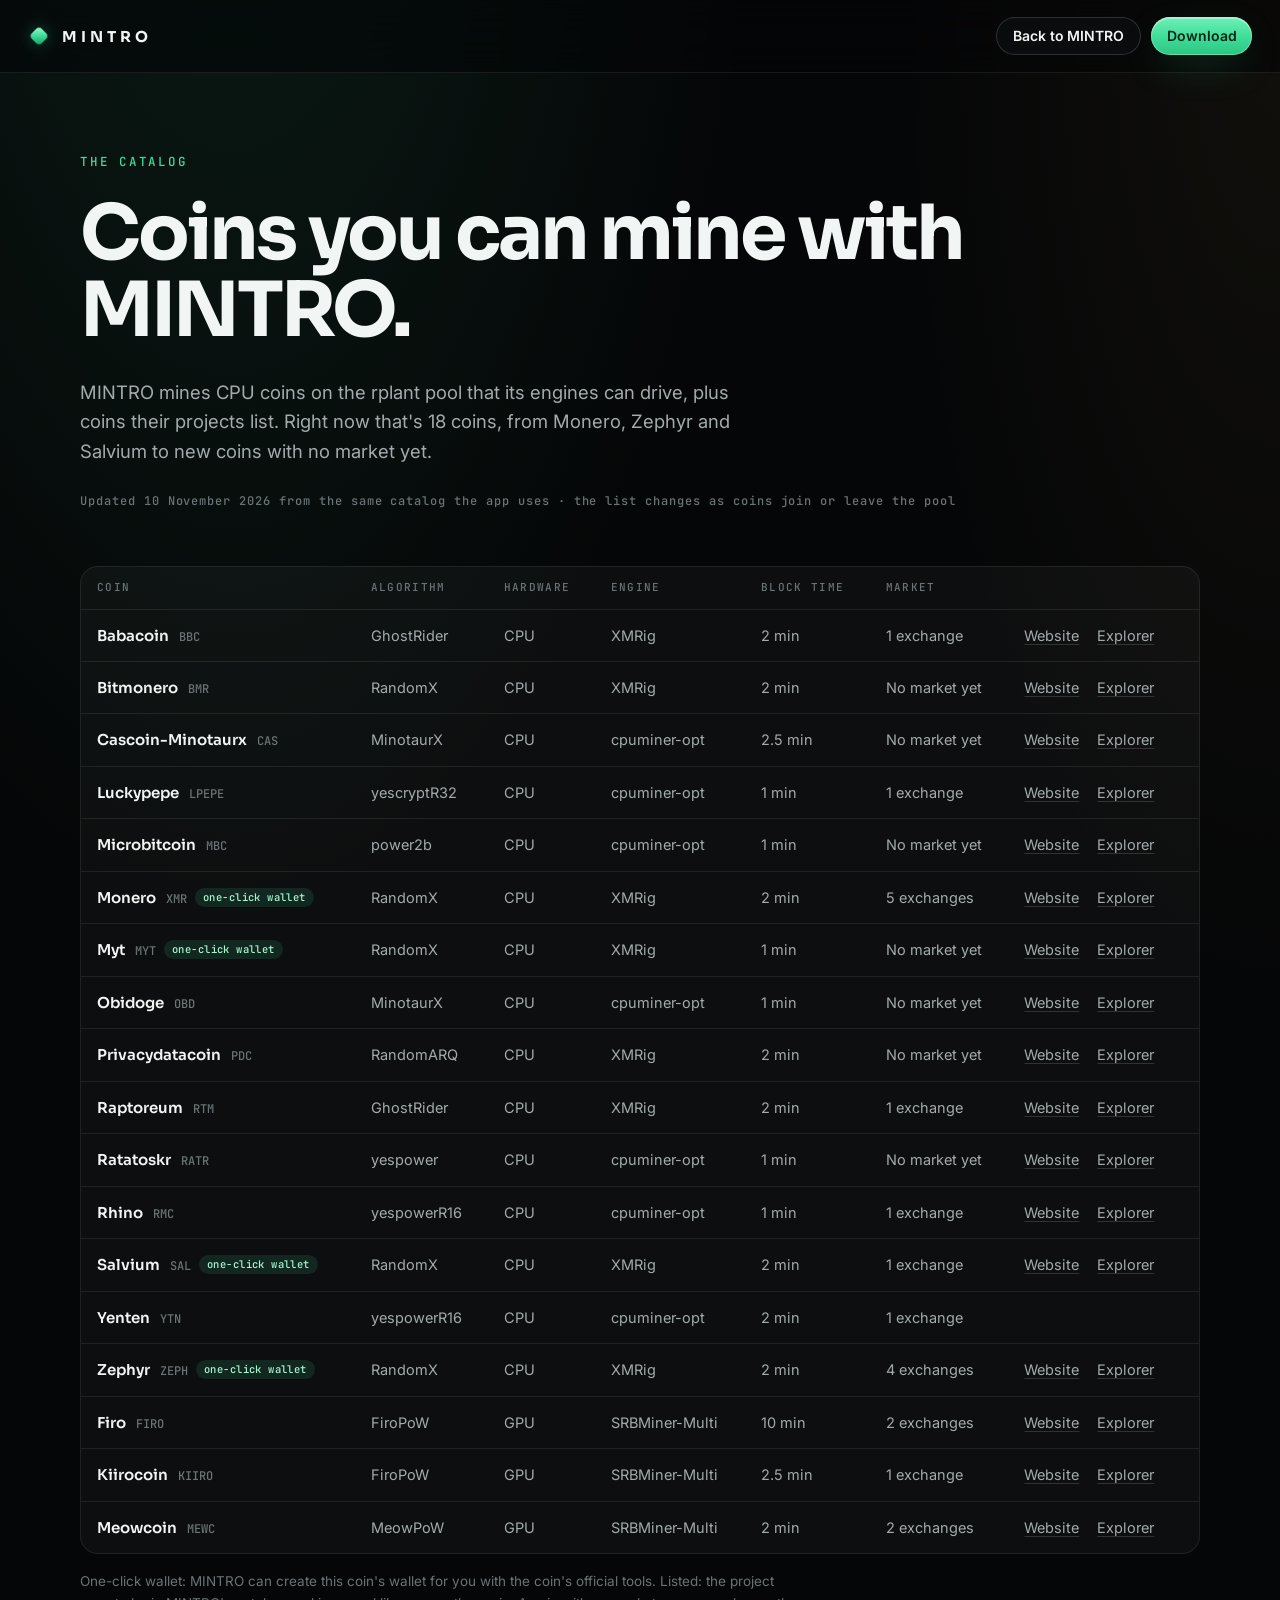
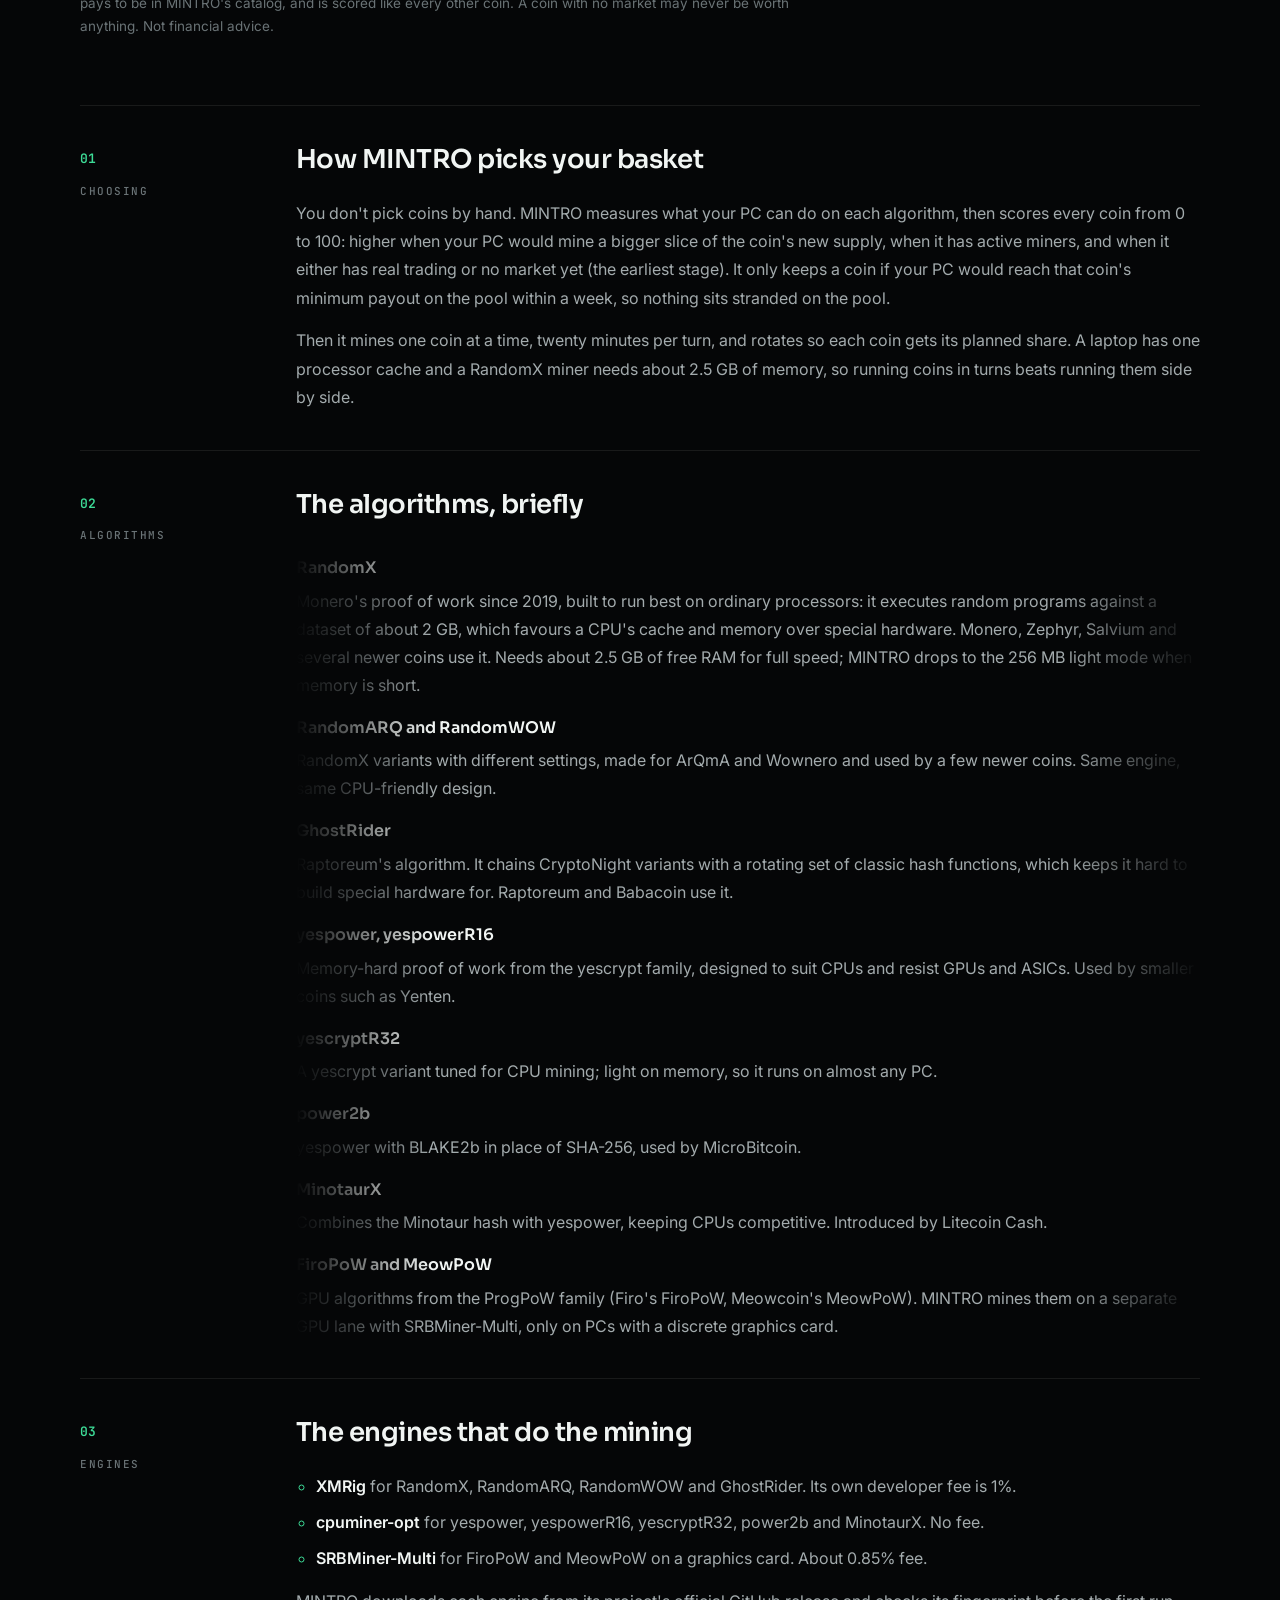
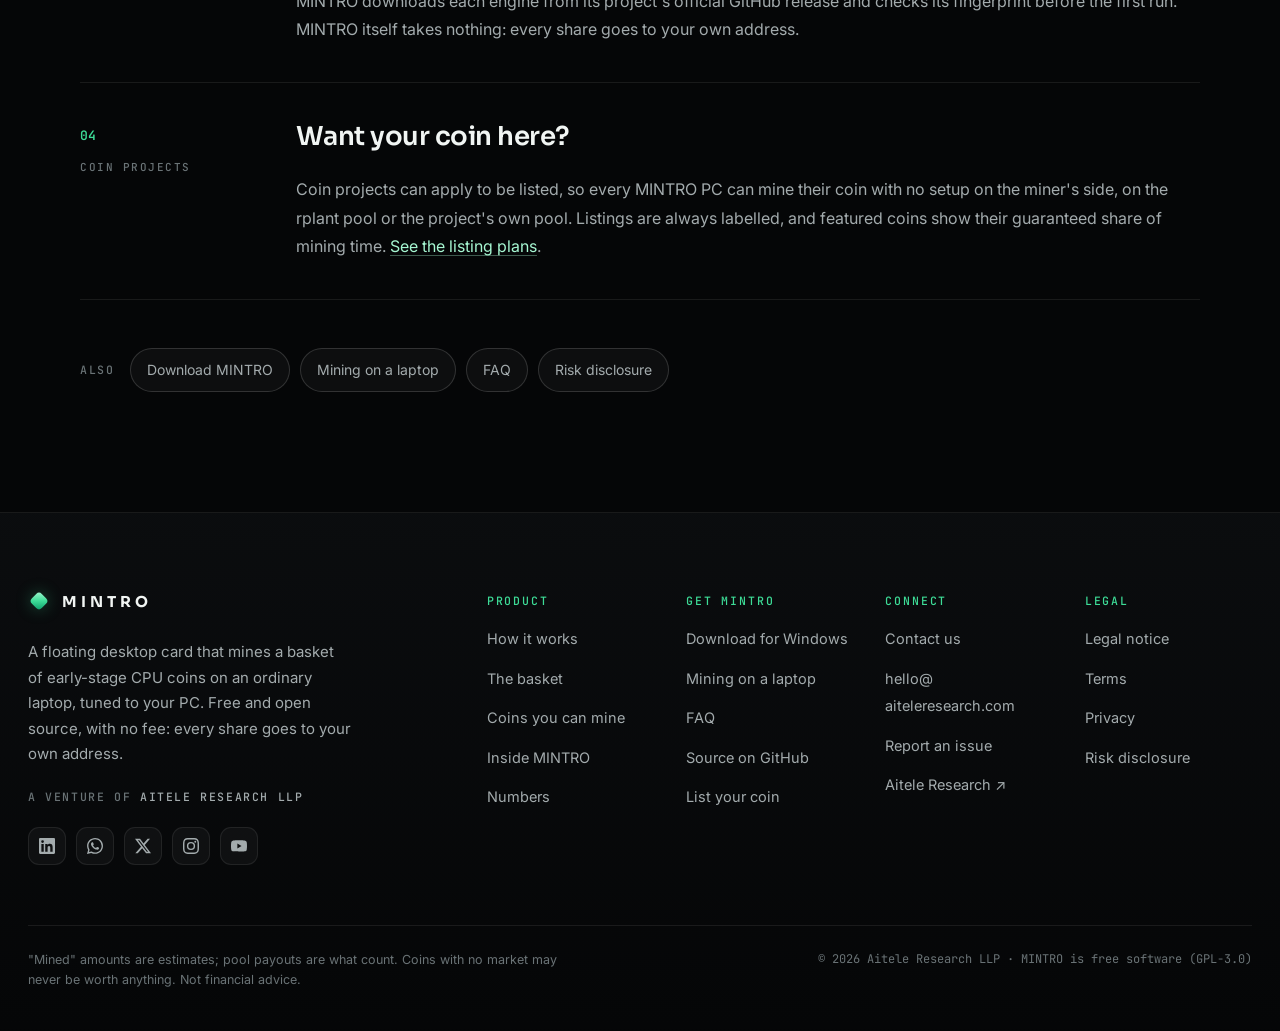
<file: docs/coins.html>
<!doctype html>
<html lang="en">
<head>
<meta charset="utf-8">
<meta name="viewport" content="width=device-width, initial-scale=1, viewport-fit=cover">
<title>Coins you can mine with MINTRO · CPU & GPU mineable coins</title>
<meta name="description" content="Every coin MINTRO can mine on a Windows PC: Monero, Zephyr, Salvium, Raptoreum and newer CPU coins, with each one's algorithm, engine and market.">
<meta name="theme-color" content="#050607">
<meta name="robots" content="index, follow, max-image-preview:large, max-snippet:-1, max-video-preview:-1">
<meta name="author" content="Aitele Research LLP">
<meta name="application-name" content="MINTRO">
<meta name="apple-mobile-web-app-title" content="MINTRO">
<link rel="canonical" href="https://mintro.aiteleresearch.com/coins.html">
<link rel="alternate" hreflang="en" href="https://mintro.aiteleresearch.com/coins.html">
<link rel="alternate" hreflang="x-default" href="https://mintro.aiteleresearch.com/coins.html">
<link rel="icon" href="assets/favicon.svg" type="image/svg+xml">
<link rel="icon" href="assets/favicon-32.png" sizes="32x32" type="image/png">
<link rel="apple-touch-icon" href="assets/apple-touch-icon.png">
<link rel="manifest" href="site.webmanifest">
<meta property="og:type" content="website">
<meta property="og:site_name" content="MINTRO">
<meta property="og:locale" content="en_US">
<meta property="og:url" content="https://mintro.aiteleresearch.com/coins.html">
<meta property="og:title" content="Coins you can mine with MINTRO">
<meta property="og:description" content="Every coin MINTRO can mine on an ordinary PC, with its algorithm (RandomX, GhostRider, yespower...), engine and market.">
<meta property="og:image" content="https://mintro.aiteleresearch.com/assets/og.jpg">
<meta property="og:image:type" content="image/jpeg">
<meta property="og:image:width" content="1200">
<meta property="og:image:height" content="630">
<meta property="og:image:alt" content="MINTRO: a mint crystal with a basket of coins in orbit, and the words Early coins. Ordinary laptop. Three clicks.">
<meta name="twitter:card" content="summary_large_image">
<meta name="twitter:site" content="@aiteleresearch">
<meta name="twitter:creator" content="@aiteleresearch">
<meta name="twitter:description" content="Every coin MINTRO can mine on an ordinary PC, with its algorithm (RandomX, GhostRider, yespower...), engine and market.">
<meta name="twitter:image" content="https://mintro.aiteleresearch.com/assets/og.jpg">
<meta name="twitter:image:alt" content="MINTRO: a mint crystal with a basket of coins in orbit, and the words Early coins. Ordinary laptop. Three clicks.">
<meta name="twitter:title" content="Coins you can mine with MINTRO">
<link rel="preconnect" href="https://fonts.googleapis.com">
<link rel="preconnect" href="https://fonts.gstatic.com" crossorigin>
<link rel="stylesheet" href="https://fonts.googleapis.com/css2?family=Inter:wght@400;500;600&family=JetBrains+Mono:wght@400;500&family=Sora:wght@500;600;700&display=swap">
<link rel="stylesheet" href="assets/style.css">
<script defer src="assets/scrollbar.js"></script>
<script defer src="assets/stats.js"></script>
<script defer src="assets/download.js"></script>
<script type="application/ld+json" id="mintro-ld">
{
 "@context": "https://schema.org",
 "@graph": [
  {
   "@type": "Organization",
   "@id": "https://aiteleresearch.com/#organization",
   "name": "Aitele Research LLP",
   "url": "https://aiteleresearch.com",
   "logo": "https://aiteleresearch.com/logo.png",
   "email": "hello@aiteleresearch.com",
   "sameAs": [
    "https://www.linkedin.com/company/aitele",
    "https://x.com/aiteleresearch",
    "https://www.instagram.com/aiteleresearch/",
    "https://www.youtube.com/@aiteleresearch"
   ]
  },
  {
   "@type": "WebSite",
   "@id": "https://mintro.aiteleresearch.com/#website",
   "url": "https://mintro.aiteleresearch.com/",
   "name": "MINTRO",
   "alternateName": "MINTRO crypto mining app",
   "description": "MINTRO, a free and open-source crypto mining app for Windows laptops and desktops.",
   "inLanguage": "en",
   "publisher": {
    "@id": "https://aiteleresearch.com/#organization"
   }
  },
  {
   "@type": "CollectionPage",
   "@id": "https://mintro.aiteleresearch.com/coins.html#webpage",
   "url": "https://mintro.aiteleresearch.com/coins.html",
   "name": "Coins you can mine with MINTRO · CPU & GPU mineable coins",
   "description": "Every coin MINTRO can mine on a Windows PC: Monero, Zephyr, Salvium, Raptoreum and newer CPU coins, with each one's algorithm, engine and market.",
   "isPartOf": {
    "@id": "https://mintro.aiteleresearch.com/#website"
   },
   "inLanguage": "en",
   "dateModified": "2026-11-10",
   "primaryImageOfPage": {
    "@type": "ImageObject",
    "url": "https://mintro.aiteleresearch.com/assets/og.jpg",
    "width": 1200,
    "height": 630
   },
   "breadcrumb": {
    "@id": "https://mintro.aiteleresearch.com/coins.html#breadcrumb"
   },
   "mainEntity": {
    "@id": "https://mintro.aiteleresearch.com/coins.html#coins"
   },
   "about": {
    "@id": "https://mintro.aiteleresearch.com/#app"
   }
  },
  {
   "@type": "BreadcrumbList",
   "@id": "https://mintro.aiteleresearch.com/coins.html#breadcrumb",
   "itemListElement": [
    {
     "@type": "ListItem",
     "position": 1,
     "name": "MINTRO",
     "item": "https://mintro.aiteleresearch.com/"
    },
    {
     "@type": "ListItem",
     "position": 2,
     "name": "Coins you can mine",
     "item": "https://mintro.aiteleresearch.com/coins.html"
    }
   ]
  },
  {
   "@type": "ItemList",
   "@id": "https://mintro.aiteleresearch.com/coins.html#coins",
   "name": "Coins you can mine with MINTRO",
   "numberOfItems": 18,
   "itemListOrder": "https://schema.org/ItemListOrderAscending",
   "itemListElement": [
    {
     "@type": "ListItem",
     "position": 1,
     "name": "Babacoin (BBC)",
     "description": "Babacoin (BBC), mined on GhostRider with MINTRO"
    },
    {
     "@type": "ListItem",
     "position": 2,
     "name": "Bitmonero (BMR)",
     "description": "Bitmonero (BMR), mined on RandomX with MINTRO"
    },
    {
     "@type": "ListItem",
     "position": 3,
     "name": "Cascoin-Minotaurx (CAS)",
     "description": "Cascoin-Minotaurx (CAS), mined on MinotaurX with MINTRO"
    },
    {
     "@type": "ListItem",
     "position": 4,
     "name": "Luckypepe (LPEPE)",
     "description": "Luckypepe (LPEPE), mined on yescryptR32 with MINTRO"
    },
    {
     "@type": "ListItem",
     "position": 5,
     "name": "Microbitcoin (MBC)",
     "description": "Microbitcoin (MBC), mined on power2b with MINTRO"
    },
    {
     "@type": "ListItem",
     "position": 6,
     "name": "Monero (XMR)",
     "description": "Monero (XMR), mined on RandomX with MINTRO"
    },
    {
     "@type": "ListItem",
     "position": 7,
     "name": "Myt (MYT)",
     "description": "Myt (MYT), mined on RandomX with MINTRO"
    },
    {
     "@type": "ListItem",
     "position": 8,
     "name": "Obidoge (OBD)",
     "description": "Obidoge (OBD), mined on MinotaurX with MINTRO"
    },
    {
     "@type": "ListItem",
     "position": 9,
     "name": "Privacydatacoin (PDC)",
     "description": "Privacydatacoin (PDC), mined on RandomARQ with MINTRO"
    },
    {
     "@type": "ListItem",
     "position": 10,
     "name": "Raptoreum (RTM)",
     "description": "Raptoreum (RTM), mined on GhostRider with MINTRO"
    },
    {
     "@type": "ListItem",
     "position": 11,
     "name": "Ratatoskr (RATR)",
     "description": "Ratatoskr (RATR), mined on yespower with MINTRO"
    },
    {
     "@type": "ListItem",
     "position": 12,
     "name": "Rhino (RMC)",
     "description": "Rhino (RMC), mined on yespowerR16 with MINTRO"
    },
    {
     "@type": "ListItem",
     "position": 13,
     "name": "Salvium (SAL)",
     "description": "Salvium (SAL), mined on RandomX with MINTRO"
    },
    {
     "@type": "ListItem",
     "position": 14,
     "name": "Yenten (YTN)",
     "description": "Yenten (YTN), mined on yespowerR16 with MINTRO"
    },
    {
     "@type": "ListItem",
     "position": 15,
     "name": "Zephyr (ZEPH)",
     "description": "Zephyr (ZEPH), mined on RandomX with MINTRO"
    },
    {
     "@type": "ListItem",
     "position": 16,
     "name": "Firo (FIRO)",
     "description": "Firo (FIRO), mined on FiroPoW with MINTRO"
    },
    {
     "@type": "ListItem",
     "position": 17,
     "name": "Kiirocoin (KIIRO)",
     "description": "Kiirocoin (KIIRO), mined on FiroPoW with MINTRO"
    },
    {
     "@type": "ListItem",
     "position": 18,
     "name": "Meowcoin (MEWC)",
     "description": "Meowcoin (MEWC), mined on MeowPoW with MINTRO"
    }
   ]
  }
 ]
}
</script>
</head>
<body class="legal-page">

<header class="nav solid">
  <div class="wrap nav-in">
    <a class="brand" href="./" aria-label="MINTRO home"><span class="brand-gem"><i></i></span>MINTRO</a>
    <div class="nav-cta">
      <a class="btn small ghost hide-sm" href="./"><span>Back to MINTRO</span></a>
      <a class="btn small primary" data-href="download" href="https://mintro.aiteleresearch.com/download/latest"><span>Download</span></a>
    </div>
  </div>
</header>

<main class="legal">
  <div class="wrap legal-in wide">
    <header class="legal-head">
      <p class="eyebrow">The catalog</p>
      <h1>Coins you can mine with MINTRO.</h1>
      <p class="legal-lede">MINTRO mines CPU coins on the rplant pool that its engines can drive, plus coins their
        projects list. Right now that's <span data-seo="coins-count">18</span> coins, from Monero, Zephyr and Salvium to
        new coins with no market yet.</p>
      <p class="legal-meta">Updated <span data-seo="coins-date">10 November 2026</span> from the same catalog the app
        uses · the list changes as coins join or leave the pool</p>
    </header>
    <div class="coin-wrap" role="region" aria-label="Coins MINTRO can mine" tabindex="0">
      <table class="coin-table">
        <thead><tr><th scope="col">Coin</th><th scope="col">Algorithm</th><th scope="col">Hardware</th><th scope="col">Engine</th>
          <th scope="col">Block time</th><th scope="col">Market</th><th scope="col"><span class="sr-only">Links</span></th></tr></thead>
        <tbody>
      <!-- coins:start -->
      <tr data-coin="BBC" data-name="Babacoin" data-algo="GhostRider">
        <th scope="row"><b>Babacoin</b> <span class="sym">BBC</span></th>
        <td>GhostRider</td><td>CPU</td><td>XMRig</td>
        <td>2 min</td><td>1 exchange</td>
        <td class="links" data-md="skip"><a href="https://www.babacoin.network/" target="_blank" rel="nofollow noopener">Website</a> <a href="https://explorer.babacoin.network/" target="_blank" rel="nofollow noopener">Explorer</a></td>
      </tr>
      <tr data-coin="BMR" data-name="Bitmonero" data-algo="RandomX">
        <th scope="row"><b>Bitmonero</b> <span class="sym">BMR</span></th>
        <td>RandomX</td><td>CPU</td><td>XMRig</td>
        <td>2 min</td><td>No market yet</td>
        <td class="links" data-md="skip"><a href="https://bitmonero.io/" target="_blank" rel="nofollow noopener">Website</a> <a href="https://bitmonero.duckdns.org/explorer/" target="_blank" rel="nofollow noopener">Explorer</a></td>
      </tr>
      <tr data-coin="CAS" data-name="Cascoin-Minotaurx" data-algo="MinotaurX">
        <th scope="row"><b>Cascoin-Minotaurx</b> <span class="sym">CAS</span></th>
        <td>MinotaurX</td><td>CPU</td><td>cpuminer-opt</td>
        <td>2.5 min</td><td>No market yet</td>
        <td class="links" data-md="skip"><a href="https://cascoin.net/" target="_blank" rel="nofollow noopener">Website</a> <a href="https://casplorer.com/" target="_blank" rel="nofollow noopener">Explorer</a></td>
      </tr>
      <tr data-coin="LPEPE" data-name="Luckypepe" data-algo="yescryptR32">
        <th scope="row"><b>Luckypepe</b> <span class="sym">LPEPE</span></th>
        <td>yescryptR32</td><td>CPU</td><td>cpuminer-opt</td>
        <td>1 min</td><td>1 exchange</td>
        <td class="links" data-md="skip"><a href="https://luckypepe.org/" target="_blank" rel="nofollow noopener">Website</a> <a href="https://explorer.luckypepe.org/" target="_blank" rel="nofollow noopener">Explorer</a></td>
      </tr>
      <tr data-coin="MBC" data-name="Microbitcoin" data-algo="power2b">
        <th scope="row"><b>Microbitcoin</b> <span class="sym">MBC</span></th>
        <td>power2b</td><td>CPU</td><td>cpuminer-opt</td>
        <td>1 min</td><td>No market yet</td>
        <td class="links" data-md="skip"><a href="https://microbitcoin.org/" target="_blank" rel="nofollow noopener">Website</a> <a href="https://microbitcoinorg.github.io/explorer/#/" target="_blank" rel="nofollow noopener">Explorer</a></td>
      </tr>
      <tr data-coin="XMR" data-name="Monero" data-algo="RandomX">
        <th scope="row"><b>Monero</b> <span class="sym">XMR</span><span class="tag">one-click wallet</span></th>
        <td>RandomX</td><td>CPU</td><td>XMRig</td>
        <td>2 min</td><td>5 exchanges</td>
        <td class="links" data-md="skip"><a href="https://www.getmonero.org" target="_blank" rel="nofollow noopener">Website</a> <a href="https://xmrchain.net" target="_blank" rel="nofollow noopener">Explorer</a></td>
      </tr>
      <tr data-coin="MYT" data-name="Myt" data-algo="RandomX">
        <th scope="row"><b>Myt</b> <span class="sym">MYT</span><span class="tag">one-click wallet</span></th>
        <td>RandomX</td><td>CPU</td><td>XMRig</td>
        <td>1 min</td><td>No market yet</td>
        <td class="links" data-md="skip"><a href="https://myt-coin.com/" target="_blank" rel="nofollow noopener">Website</a> <a href="https://explorer.myt-coin.com/" target="_blank" rel="nofollow noopener">Explorer</a></td>
      </tr>
      <tr data-coin="OBD" data-name="Obidoge" data-algo="MinotaurX">
        <th scope="row"><b>Obidoge</b> <span class="sym">OBD</span></th>
        <td>MinotaurX</td><td>CPU</td><td>cpuminer-opt</td>
        <td>1 min</td><td>No market yet</td>
        <td class="links" data-md="skip"><a href="https://obidoge.xyz/" target="_blank" rel="nofollow noopener">Website</a> <a href="https://explorer.obidoge.xyz/" target="_blank" rel="nofollow noopener">Explorer</a></td>
      </tr>
      <tr data-coin="PDC" data-name="Privacydatacoin" data-algo="RandomARQ">
        <th scope="row"><b>Privacydatacoin</b> <span class="sym">PDC</span></th>
        <td>RandomARQ</td><td>CPU</td><td>XMRig</td>
        <td>2 min</td><td>No market yet</td>
        <td class="links" data-md="skip"><a href="https://privacydatacoin.com/" target="_blank" rel="nofollow noopener">Website</a> <a href="https://explorer.privacydatacoin.com/" target="_blank" rel="nofollow noopener">Explorer</a></td>
      </tr>
      <tr data-coin="RTM" data-name="Raptoreum" data-algo="GhostRider">
        <th scope="row"><b>Raptoreum</b> <span class="sym">RTM</span></th>
        <td>GhostRider</td><td>CPU</td><td>XMRig</td>
        <td>2 min</td><td>1 exchange</td>
        <td class="links" data-md="skip"><a href="https://raptoreum.com/" target="_blank" rel="nofollow noopener">Website</a> <a href="https://explorer.raptoreum.com/" target="_blank" rel="nofollow noopener">Explorer</a></td>
      </tr>
      <tr data-coin="RATR" data-name="Ratatoskr" data-algo="yespower">
        <th scope="row"><b>Ratatoskr</b> <span class="sym">RATR</span></th>
        <td>yespower</td><td>CPU</td><td>cpuminer-opt</td>
        <td>1 min</td><td>No market yet</td>
        <td class="links" data-md="skip"><a href="https://ratatoskr.enchantedforestdefi.com/" target="_blank" rel="nofollow noopener">Website</a> <a href="https://ratrexplorer.enchantedforestdefi.com/" target="_blank" rel="nofollow noopener">Explorer</a></td>
      </tr>
      <tr data-coin="RMC" data-name="Rhino" data-algo="yespowerR16">
        <th scope="row"><b>Rhino</b> <span class="sym">RMC</span></th>
        <td>yespowerR16</td><td>CPU</td><td>cpuminer-opt</td>
        <td>1 min</td><td>1 exchange</td>
        <td class="links" data-md="skip"><a href="https://monerominer.rocks/" target="_blank" rel="nofollow noopener">Website</a> <a href="https://explorer.rhinominer.rocks/" target="_blank" rel="nofollow noopener">Explorer</a></td>
      </tr>
      <tr data-coin="SAL" data-name="Salvium" data-algo="RandomX">
        <th scope="row"><b>Salvium</b> <span class="sym">SAL</span><span class="tag">one-click wallet</span></th>
        <td>RandomX</td><td>CPU</td><td>XMRig</td>
        <td>2 min</td><td>1 exchange</td>
        <td class="links" data-md="skip"><a href="https://salvium.io/" target="_blank" rel="nofollow noopener">Website</a> <a href="https://explorer.salvium.io/" target="_blank" rel="nofollow noopener">Explorer</a></td>
      </tr>
      <tr data-coin="YTN" data-name="Yenten" data-algo="yespowerR16">
        <th scope="row"><b>Yenten</b> <span class="sym">YTN</span></th>
        <td>yespowerR16</td><td>CPU</td><td>cpuminer-opt</td>
        <td>2 min</td><td>1 exchange</td>
        <td class="links" data-md="skip"></td>
      </tr>
      <tr data-coin="ZEPH" data-name="Zephyr" data-algo="RandomX">
        <th scope="row"><b>Zephyr</b> <span class="sym">ZEPH</span><span class="tag">one-click wallet</span></th>
        <td>RandomX</td><td>CPU</td><td>XMRig</td>
        <td>2 min</td><td>4 exchanges</td>
        <td class="links" data-md="skip"><a href="https://www.zephyrprotocol.com/" target="_blank" rel="nofollow noopener">Website</a> <a href="https://explorer.zephyrprotocol.com/" target="_blank" rel="nofollow noopener">Explorer</a></td>
      </tr>
      <tr data-coin="FIRO" data-name="Firo" data-algo="FiroPoW">
        <th scope="row"><b>Firo</b> <span class="sym">FIRO</span></th>
        <td>FiroPoW</td><td>GPU</td><td>SRBMiner-Multi</td>
        <td>10 min</td><td>2 exchanges</td>
        <td class="links" data-md="skip"><a href="https://firo.org/" target="_blank" rel="nofollow noopener">Website</a> <a href="https://explorer.zcoin.io/" target="_blank" rel="nofollow noopener">Explorer</a></td>
      </tr>
      <tr data-coin="KIIRO" data-name="Kiirocoin" data-algo="FiroPoW">
        <th scope="row"><b>Kiirocoin</b> <span class="sym">KIIRO</span></th>
        <td>FiroPoW</td><td>GPU</td><td>SRBMiner-Multi</td>
        <td>2.5 min</td><td>1 exchange</td>
        <td class="links" data-md="skip"><a href="https://kiirocoin.org/" target="_blank" rel="nofollow noopener">Website</a> <a href="https://explorer.kiirocoin.org/" target="_blank" rel="nofollow noopener">Explorer</a></td>
      </tr>
      <tr data-coin="MEWC" data-name="Meowcoin" data-algo="MeowPoW">
        <th scope="row"><b>Meowcoin</b> <span class="sym">MEWC</span></th>
        <td>MeowPoW</td><td>GPU</td><td>SRBMiner-Multi</td>
        <td>2 min</td><td>2 exchanges</td>
        <td class="links" data-md="skip"><a href="https://www.mewccrypto.com/" target="_blank" rel="nofollow noopener">Website</a> <a href="https://explorer.mewccrypto.com/" target="_blank" rel="nofollow noopener">Explorer</a></td>
      </tr>
      <!-- coins:end -->
        </tbody>
      </table>
    </div>
    <p class="coin-note">One-click wallet: MINTRO can create this coin's wallet for you with the coin's official tools.
      Listed: the project pays to be in MINTRO's catalog, and is scored like every other coin. A coin with no market may
      never be worth anything. Not financial advice.</p>
    <ol class="clauses">
      <li class="clause">
        <div class="c-idx"><span>01</span><small>Choosing</small></div>
        <div class="c-body"><h2>How MINTRO picks your basket</h2>
          <p>You don't pick coins by hand. MINTRO measures what your PC can do on each algorithm, then scores every coin
            from 0 to 100: higher when your PC would mine a bigger slice of the coin's new supply, when it has active
            miners, and when it either has real trading or no market yet (the earliest stage). It only keeps a coin if your
            PC would reach that coin's minimum payout on the pool within a week, so nothing sits stranded on the pool.</p>
          <p>Then it mines one coin at a time, twenty minutes per turn, and rotates so each coin gets its planned share. A
            laptop has one processor cache and a RandomX miner needs about 2.5 GB of memory, so running coins in turns beats
            running them side by side.</p></div>
      </li>
      <li class="clause">
        <div class="c-idx"><span>02</span><small>Algorithms</small></div>
        <div class="c-body"><h2>The algorithms, briefly</h2>
          <dl class="algos">
            <dt>RandomX</dt><dd>Monero's proof of work since 2019, built to run best on ordinary processors: it executes random programs against a dataset of about 2 GB, which favours a CPU's cache and memory over special hardware. Monero, Zephyr, Salvium and several newer coins use it. Needs about 2.5 GB of free RAM for full speed; MINTRO drops to the 256 MB light mode when memory is short.</dd>
            <dt>RandomARQ and RandomWOW</dt><dd>RandomX variants with different settings, made for ArQmA and Wownero and used by a few newer coins. Same engine, same CPU-friendly design.</dd>
            <dt>GhostRider</dt><dd>Raptoreum's algorithm. It chains CryptoNight variants with a rotating set of classic hash functions, which keeps it hard to build special hardware for. Raptoreum and Babacoin use it.</dd>
            <dt>yespower, yespowerR16</dt><dd>Memory-hard proof of work from the yescrypt family, designed to suit CPUs and resist GPUs and ASICs. Used by smaller coins such as Yenten.</dd>
            <dt>yescryptR32</dt><dd>A yescrypt variant tuned for CPU mining; light on memory, so it runs on almost any PC.</dd>
            <dt>power2b</dt><dd>yespower with BLAKE2b in place of SHA-256, used by MicroBitcoin.</dd>
            <dt>MinotaurX</dt><dd>Combines the Minotaur hash with yespower, keeping CPUs competitive. Introduced by Litecoin Cash.</dd>
            <dt>FiroPoW and MeowPoW</dt><dd>GPU algorithms from the ProgPoW family (Firo's FiroPoW, Meowcoin's MeowPoW). MINTRO mines them on a separate GPU lane with SRBMiner-Multi, only on PCs with a discrete graphics card.</dd>
          </dl></div>
      </li>
      <li class="clause">
        <div class="c-idx"><span>03</span><small>Engines</small></div>
        <div class="c-body"><h2>The engines that do the mining</h2>
          <ul>
            <li><strong>XMRig</strong> for RandomX, RandomARQ, RandomWOW and GhostRider. Its own developer fee is 1%.</li>
            <li><strong>cpuminer-opt</strong> for yespower, yespowerR16, yescryptR32, power2b and MinotaurX. No fee.</li>
            <li><strong>SRBMiner-Multi</strong> for FiroPoW and MeowPoW on a graphics card. About 0.85% fee.</li>
          </ul>
          <p>MINTRO downloads each engine from its project's official GitHub release and checks its fingerprint before
            the first run. MINTRO itself takes nothing: every share goes to your own address.</p></div>
      </li>
      <li class="clause">
        <div class="c-idx"><span>04</span><small>Coin projects</small></div>
        <div class="c-body"><h2>Want your coin here?</h2>
          <p>Coin projects can apply to be listed, so every MINTRO PC can mine their coin with no setup on the miner's side,
            on the rplant pool or the project's own pool. Listings are always labelled, and featured coins show their
            guaranteed share of mining time. <a href="./#list">See the listing plans</a>.</p></div>
      </li>
    </ol>
    <nav class="legal-more" aria-label="More about MINTRO"><span>Also</span><a href="download.html">Download MINTRO</a><a href="mine-crypto-on-a-laptop.html">Mining on a laptop</a><a href="faq.html">FAQ</a><a href="risk.html">Risk disclosure</a></nav>
  </div>
</main>

<footer class="foot">
  <div class="wrap">
    <div class="foot-top">
      <div class="foot-brand">
        <a class="brand" href="./#top" aria-label="MINTRO home"><span class="brand-gem"><i></i></span>MINTRO</a>
        <p class="foot-about">A floating desktop card that mines a basket of early-stage CPU coins on an ordinary laptop,
          tuned to your PC. Free and open source, with no fee: every share goes to your own address.</p>
        <p class="foot-venture">A venture of <a href="https://aiteleresearch.com" target="_blank" rel="noopener">Aitele Research LLP</a></p>
        <div class="social"><a href="https://www.linkedin.com/company/aitele" target="_blank" rel="noopener" aria-label="Aitele Research on LinkedIn"><svg viewBox="0 0 24 24" aria-hidden="true"><path d="M20.447 20.452h-3.554v-5.569c0-1.328-.027-3.037-1.852-3.037-1.853 0-2.136 1.445-2.136 2.939v5.667H9.351V9h3.414v1.561h.046c.477-.9 1.637-1.85 3.37-1.85 3.601 0 4.267 2.37 4.267 5.455v6.286zM5.337 7.433a2.062 2.062 0 0 1-2.063-2.065 2.064 2.064 0 1 1 2.063 2.065zm1.782 13.019H3.555V9h3.564v11.452zM22.225 0H1.771C.792 0 0 .774 0 1.729v20.542C0 23.227.792 24 1.771 24h20.451C23.2 24 24 23.227 24 22.271V1.729C24 .774 23.2 0 22.222 0h.003z"/></svg></a><a href="https://whatsapp.com/channel/0029VbCJPIf545uoE8NYVb2C" target="_blank" rel="noopener" aria-label="Aitele Research on WhatsApp channel"><svg viewBox="0 0 24 24" aria-hidden="true"><path d="M17.472 14.382c-.297-.149-1.758-.867-2.03-.967-.273-.099-.471-.148-.67.15-.197.297-.767.966-.94 1.164-.173.199-.347.223-.644.075-.297-.15-1.255-.463-2.39-1.475-.883-.788-1.48-1.761-1.653-2.059-.173-.297-.018-.458.13-.606.134-.133.298-.347.446-.52.149-.174.198-.298.298-.497.099-.198.05-.371-.025-.52-.075-.149-.669-1.612-.916-2.207-.242-.579-.487-.5-.669-.51-.173-.008-.371-.01-.57-.01-.198 0-.52.074-.792.372-.272.297-1.04 1.016-1.04 2.479 0 1.462 1.065 2.875 1.213 3.074.149.198 2.096 3.2 5.077 4.487.709.306 1.262.489 1.694.625.712.227 1.36.195 1.871.118.571-.085 1.758-.719 2.006-1.413.248-.694.248-1.289.173-1.413-.074-.124-.272-.198-.57-.347m-5.421 7.403h-.004a9.87 9.87 0 0 1-5.031-1.378l-.361-.214-3.741.982.998-3.648-.235-.374a9.86 9.86 0 0 1-1.51-5.26c.001-5.45 4.436-9.884 9.888-9.884 2.64 0 5.122 1.03 6.988 2.898a9.825 9.825 0 0 1 2.893 6.994c-.003 5.45-4.437 9.885-9.885 9.885M20.52 3.449C18.24 1.245 15.24 0 12.045 0 5.463 0 .104 5.359.101 11.947c0 2.096.547 4.142 1.588 5.945L0 24l6.335-1.652a11.96 11.96 0 0 0 5.71 1.448h.005c6.582 0 11.946-5.359 11.949-11.948 0-3.192-1.243-6.192-3.503-8.453z"/></svg></a><a href="https://x.com/aiteleresearch" target="_blank" rel="noopener" aria-label="Aitele Research on X"><svg viewBox="0 0 24 24" aria-hidden="true"><path d="M18.901 1.153h3.68l-8.04 9.19L24 22.846h-7.406l-5.8-7.584-6.638 7.584H.474l8.6-9.83L0 1.154h7.594l5.243 6.932ZM17.61 20.644h2.039L6.486 3.24H4.298Z"/></svg></a><a href="https://www.instagram.com/aiteleresearch/" target="_blank" rel="noopener" aria-label="Aitele Research on Instagram"><svg viewBox="0 0 24 24" aria-hidden="true"><path d="M12 2.163c3.204 0 3.584.012 4.85.07 3.252.148 4.771 1.691 4.919 4.919.058 1.265.069 1.645.069 4.849 0 3.205-.012 3.584-.069 4.849-.149 3.225-1.664 4.771-4.919 4.919-1.266.058-1.644.07-4.85.07-3.204 0-3.584-.012-4.849-.07-3.26-.149-4.771-1.699-4.919-4.92-.058-1.265-.07-1.644-.07-4.849 0-3.204.013-3.583.07-4.849.149-3.227 1.664-4.771 4.919-4.919 1.266-.057 1.645-.069 4.849-.069zM12 0C8.741 0 8.333.014 7.053.072 2.695.272.273 2.69.073 7.052.014 8.333 0 8.741 0 12c0 3.259.014 3.668.072 4.948.2 4.358 2.618 6.78 6.98 6.98C8.333 23.986 8.741 24 12 24c3.259 0 3.668-.014 4.948-.072 4.354-.2 6.782-2.618 6.979-6.98.059-1.28.073-1.689.073-4.948 0-3.259-.014-3.667-.072-4.947-.196-4.354-2.617-6.78-6.979-6.98C15.668.014 15.259 0 12 0zm0 5.838a6.162 6.162 0 1 0 0 12.324 6.162 6.162 0 0 0 0-12.324zM12 16a4 4 0 1 1 0-8 4 4 0 0 1 0 8zm6.406-11.845a1.44 1.44 0 1 0 0 2.881 1.44 1.44 0 0 0 0-2.881z"/></svg></a><a href="https://www.youtube.com/@aiteleresearch" target="_blank" rel="noopener" aria-label="Aitele Research on YouTube"><svg viewBox="0 0 24 24" aria-hidden="true"><path d="M23.498 6.186a3.016 3.016 0 0 0-2.122-2.136C19.505 3.545 12 3.545 12 3.545s-7.505 0-9.377.505A3.017 3.017 0 0 0 .502 6.186C0 8.07 0 12 0 12s0 3.93.502 5.814a3.016 3.016 0 0 0 2.122 2.136c1.871.505 9.376.505 9.376.505s7.505 0 9.377-.505a3.015 3.015 0 0 0 2.122-2.136C24 15.93 24 12 24 12s0-3.93-.502-5.814zM9.545 15.568V8.432L15.818 12l-6.273 3.568z"/></svg></a></div>
      </div>
      <nav class="foot-cols" aria-label="Footer">
        <div>
          <p class="foot-h">Product</p>
          <ul>
            <li><a href="./#how">How it works</a></li>
            <li><a href="./#basket">The basket</a></li>
            <li><a href="coins.html">Coins you can mine</a></li>
            <li><a href="./#features">Inside MINTRO</a></li>
            <li><a href="./#numbers">Numbers</a></li>
          </ul>
        </div>
        <div>
          <p class="foot-h">Get MINTRO</p>
          <ul>
            <li><a href="download.html">Download for Windows</a></li>
            <li><a href="mine-crypto-on-a-laptop.html">Mining on a laptop</a></li>
            <li><a href="faq.html">FAQ</a></li>
            <li><a href="https://github.com/aiteleresearch/mintro">Source on GitHub</a></li>
            <li><a href="./#list">List your coin</a></li>
          </ul>
        </div>
        <div>
          <p class="foot-h">Connect</p>
          <ul>
            <li><a href="contact.html">Contact us</a></li>
            <li><a href="mailto:hello@aiteleresearch.com">hello@<wbr>aiteleresearch.com</a></li>
            <li><a href="https://github.com/aiteleresearch/mintro/issues" target="_blank" rel="noopener">Report an issue</a></li>
            <li><a href="https://aiteleresearch.com" target="_blank" rel="noopener">Aitele Research ↗</a></li>
          </ul>
        </div>
        <div>
          <p class="foot-h">Legal</p>
          <ul>
            <li><a href="legal.html">Legal notice</a></li>
            <li><a href="terms.html">Terms</a></li>
            <li><a href="privacy.html">Privacy</a></li>
            <li><a href="risk.html">Risk disclosure</a></li>
          </ul>
        </div>
      </nav>
    </div>
    <div class="foot-bottom">
      <p class="fine">"Mined" amounts are estimates; pool payouts are what count. Coins with no market may never be worth
        anything. Not financial advice.</p>
      <p class="fine foot-copy">© <span id="year">2026</span> Aitele Research LLP · MINTRO is free software (GPL-3.0)</p>
    </div>
  </div>
</footer>
<script>document.getElementById('year').textContent = new Date().getFullYear();</script>
</body>
</html>
</file>
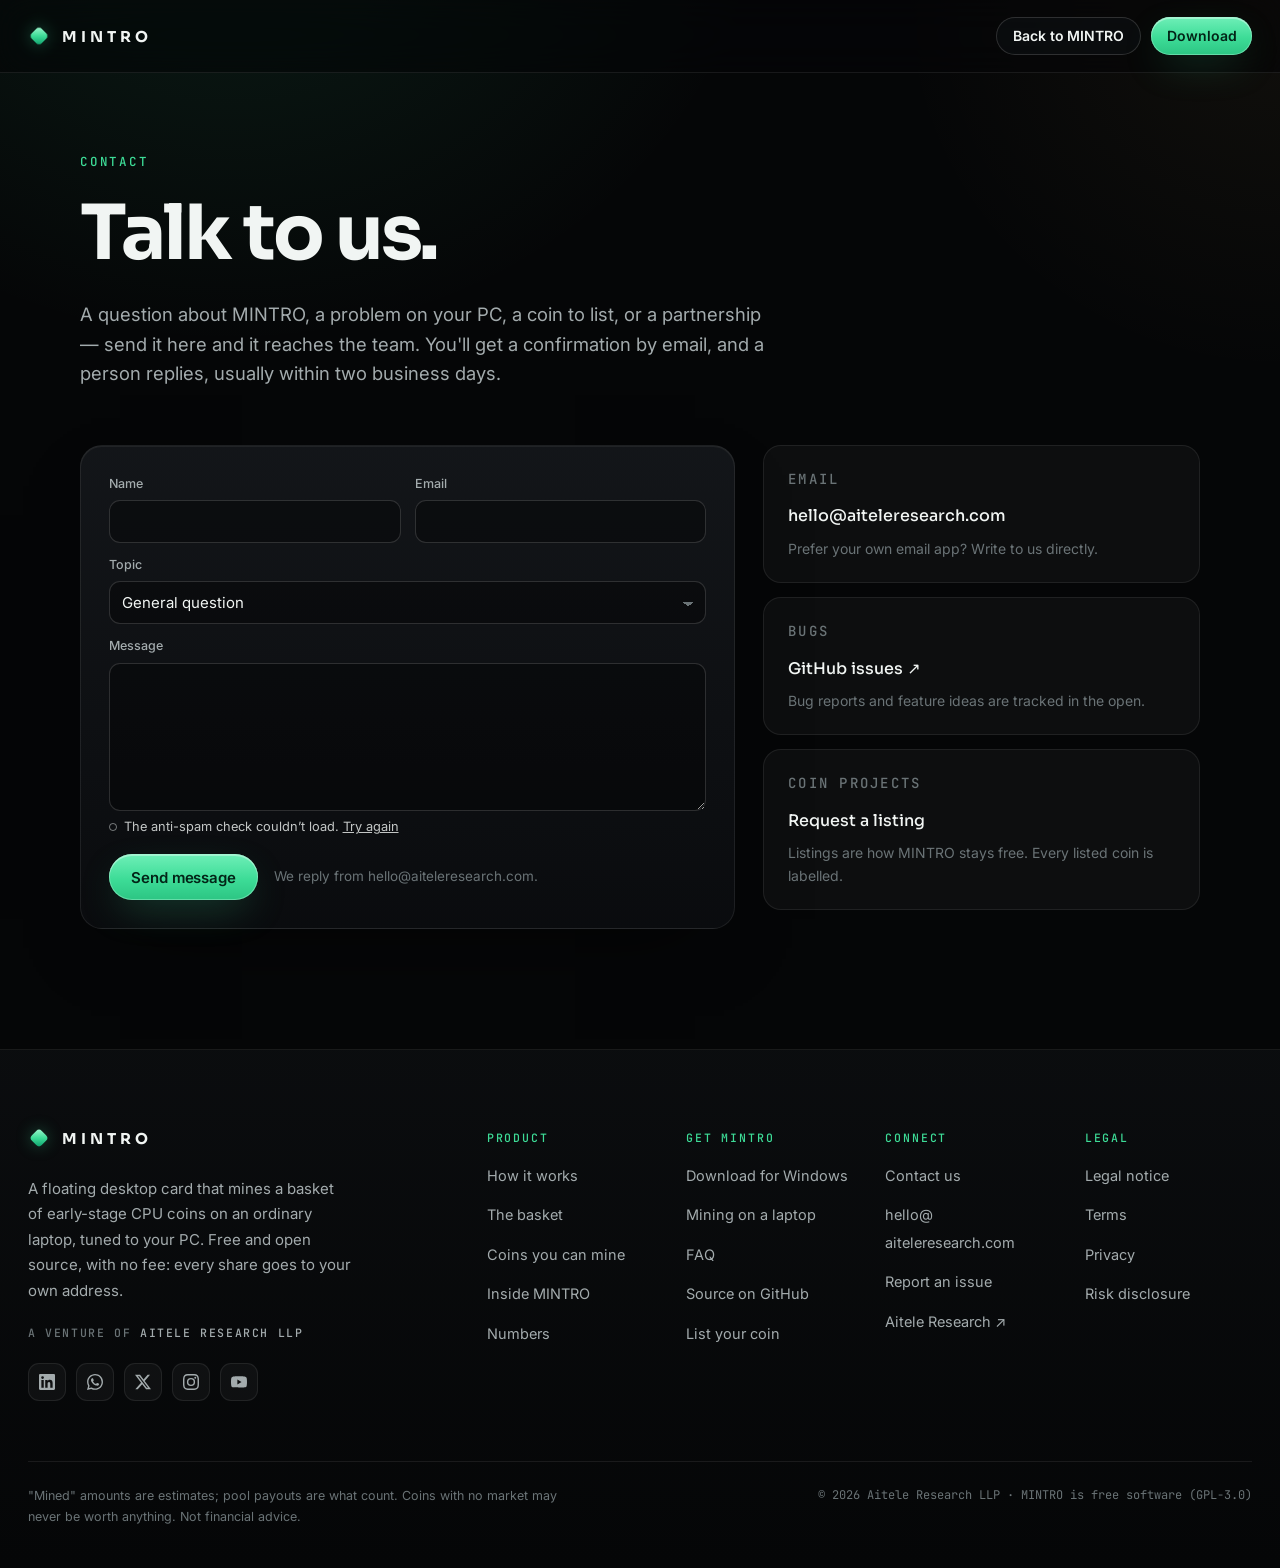
<file: docs/contact.html>
<!doctype html>
<html lang="en">
<head>
<meta charset="utf-8">
<meta name="viewport" content="width=device-width, initial-scale=1, viewport-fit=cover">
<title>Contact · MINTRO</title>
<meta name="description" content="Contact the MINTRO team — questions, problems, coin listings, partnerships and press. A venture of Aitele Research LLP.">
<meta name="theme-color" content="#050607">
<meta name="robots" content="index, follow, max-image-preview:large, max-snippet:-1, max-video-preview:-1">
<meta name="author" content="Aitele Research LLP">
<meta name="application-name" content="MINTRO">
<meta name="apple-mobile-web-app-title" content="MINTRO">
<link rel="canonical" href="https://mintro.aiteleresearch.com/contact.html">
<link rel="alternate" hreflang="en" href="https://mintro.aiteleresearch.com/contact.html">
<link rel="alternate" hreflang="x-default" href="https://mintro.aiteleresearch.com/contact.html">
<link rel="icon" href="assets/favicon.svg" type="image/svg+xml">
<link rel="icon" href="assets/favicon-32.png" sizes="32x32" type="image/png">
<link rel="apple-touch-icon" href="assets/apple-touch-icon.png">
<link rel="manifest" href="site.webmanifest">
<meta property="og:type" content="website">
<meta property="og:site_name" content="MINTRO">
<meta property="og:locale" content="en_US">
<meta property="og:url" content="https://mintro.aiteleresearch.com/contact.html">
<meta property="og:title" content="Contact · MINTRO">
<meta property="og:description" content="Contact the MINTRO team — questions, problems, coin listings, partnerships and press. A venture of Aitele Research LLP.">
<meta property="og:image" content="https://mintro.aiteleresearch.com/assets/og.jpg">
<meta property="og:image:type" content="image/jpeg">
<meta property="og:image:width" content="1200">
<meta property="og:image:height" content="630">
<meta property="og:image:alt" content="MINTRO: a mint crystal with a basket of coins in orbit, and the words Early coins. Ordinary laptop. Three clicks.">
<meta name="twitter:card" content="summary_large_image">
<meta name="twitter:site" content="@aiteleresearch">
<meta name="twitter:creator" content="@aiteleresearch">
<meta name="twitter:description" content="Contact the MINTRO team — questions, problems, coin listings, partnerships and press. A venture of Aitele Research LLP.">
<meta name="twitter:image" content="https://mintro.aiteleresearch.com/assets/og.jpg">
<meta name="twitter:image:alt" content="MINTRO: a mint crystal with a basket of coins in orbit, and the words Early coins. Ordinary laptop. Three clicks.">
<meta name="twitter:title" content="Contact · MINTRO">
<link rel="preconnect" href="https://fonts.googleapis.com">
<link rel="preconnect" href="https://fonts.gstatic.com" crossorigin>
<link rel="stylesheet" href="https://fonts.googleapis.com/css2?family=Inter:wght@400;500;600&family=JetBrains+Mono:wght@400;500&family=Sora:wght@500;600;700&display=swap">
<link rel="stylesheet" href="assets/style.css">
<script defer src="assets/scrollbar.js"></script>
<script defer src="assets/stats.js"></script>
<script defer src="assets/download.js"></script>
<script type="application/ld+json" id="mintro-ld">
{
 "@context": "https://schema.org",
 "@graph": [
  {
   "@type": "Organization",
   "@id": "https://aiteleresearch.com/#organization",
   "name": "Aitele Research LLP",
   "url": "https://aiteleresearch.com",
   "logo": "https://aiteleresearch.com/logo.png",
   "email": "hello@aiteleresearch.com",
   "sameAs": [
    "https://www.linkedin.com/company/aitele",
    "https://x.com/aiteleresearch",
    "https://www.instagram.com/aiteleresearch/",
    "https://www.youtube.com/@aiteleresearch"
   ]
  },
  {
   "@type": "WebSite",
   "@id": "https://mintro.aiteleresearch.com/#website",
   "url": "https://mintro.aiteleresearch.com/",
   "name": "MINTRO",
   "alternateName": "MINTRO crypto mining app",
   "description": "MINTRO, a free and open-source crypto mining app for Windows laptops and desktops.",
   "inLanguage": "en",
   "publisher": {
    "@id": "https://aiteleresearch.com/#organization"
   }
  },
  {
   "@type": "ContactPage",
   "@id": "https://mintro.aiteleresearch.com/contact.html#webpage",
   "url": "https://mintro.aiteleresearch.com/contact.html",
   "name": "Contact",
   "description": "Contact the MINTRO team — questions, problems, coin listings, partnerships and press. A venture of Aitele Research LLP.",
   "isPartOf": {
    "@id": "https://mintro.aiteleresearch.com/#website"
   },
   "inLanguage": "en",
   "dateModified": "2026-11-09",
   "primaryImageOfPage": {
    "@type": "ImageObject",
    "url": "https://mintro.aiteleresearch.com/assets/og.jpg",
    "width": 1200,
    "height": 630
   },
   "breadcrumb": {
    "@id": "https://mintro.aiteleresearch.com/contact.html#breadcrumb"
   },
   "mainEntity": {
    "@id": "https://aiteleresearch.com/#organization"
   }
  },
  {
   "@type": "BreadcrumbList",
   "@id": "https://mintro.aiteleresearch.com/contact.html#breadcrumb",
   "itemListElement": [
    {
     "@type": "ListItem",
     "position": 1,
     "name": "MINTRO",
     "item": "https://mintro.aiteleresearch.com/"
    },
    {
     "@type": "ListItem",
     "position": 2,
     "name": "Contact",
     "item": "https://mintro.aiteleresearch.com/contact.html"
    }
   ]
  }
 ]
}
</script>
</head>
<body class="legal-page">

<header class="nav solid">
  <div class="wrap nav-in">
    <a class="brand" href="./" aria-label="MINTRO home"><span class="brand-gem"><i></i></span>MINTRO</a>
    <div class="nav-cta">
      <a class="btn small ghost hide-sm" href="./"><span>Back to MINTRO</span></a>
      <a class="btn small primary" data-href="download" href="https://mintro.aiteleresearch.com/download/latest"><span>Download</span></a>
    </div>
  </div>
</header>

<main class="legal contact">
  <div class="wrap contact-in">
    <header class="legal-head">
      <p class="eyebrow">Contact</p>
      <h1>Talk to us.</h1>
      <p class="legal-lede">A question about MINTRO, a problem on your PC, a coin to list, or a partnership — send it here and it
        reaches the team. You'll get a confirmation by email, and a person replies, usually within two business days.</p>
    </header>
    <div class="contact-grid">
      <form class="apply glass mint" id="contactForm" data-api="https://mintro.aiteleresearch.com" data-captcha="https://mintro.aiteleresearch.com/api/captcha" data-email="hello@aiteleresearch.com" novalidate>
        <div class="apply-grid">
          <label>Name<input name="name" required maxlength="80" autocomplete="name"></label>
          <label>Email<input name="email" required type="email" maxlength="120" autocomplete="email"></label>
          <label class="wide">Topic<select name="topic"><option>General question</option><option>Problem with MINTRO</option><option>Listing a coin</option><option>Partnership</option><option>Press</option></select></label>
          <label class="wide">Message<textarea name="message" required maxlength="4000" rows="6"></textarea></label>
          <label class="hp" aria-hidden="true">Website URL<input name="website_url" tabindex="-1" autocomplete="off"></label>
        </div>
        <div class="apply-foot">
          <button class="btn primary" type="submit"><span>Send message</span></button>
          <p class="apply-msg" id="contactMsg" role="status">We reply from hello@aiteleresearch.com.</p>
        </div>
      </form>
      <aside class="contact-side">
        <div class="contact-card">
          <p class="foot-h">Email</p>
          <a href="mailto:hello@aiteleresearch.com">hello@<wbr>aiteleresearch.com</a>
          <p>Prefer your own email app? Write to us directly.</p>
        </div>
        <div class="contact-card">
          <p class="foot-h">Bugs</p>
          <a href="https://github.com/aiteleresearch/mintro/issues" target="_blank" rel="noopener">GitHub issues ↗</a>
          <p>Bug reports and feature ideas are tracked in the open.</p>
        </div>
        <div class="contact-card">
          <p class="foot-h">Coin projects</p>
          <a href="./#list">Request a listing</a>
          <p>Listings are how MINTRO stays free. Every listed coin is labelled.</p>
        </div>
      </aside>
    </div>
  </div>
</main>

<footer class="foot">
  <div class="wrap">
    <div class="foot-top">
      <div class="foot-brand">
        <a class="brand" href="./#top" aria-label="MINTRO home"><span class="brand-gem"><i></i></span>MINTRO</a>
        <p class="foot-about">A floating desktop card that mines a basket of early-stage CPU coins on an ordinary laptop,
          tuned to your PC. Free and open source, with no fee: every share goes to your own address.</p>
        <p class="foot-venture">A venture of <a href="https://aiteleresearch.com" target="_blank" rel="noopener">Aitele Research LLP</a></p>
        <div class="social"><a href="https://www.linkedin.com/company/aitele" target="_blank" rel="noopener" aria-label="Aitele Research on LinkedIn"><svg viewBox="0 0 24 24" aria-hidden="true"><path d="M20.447 20.452h-3.554v-5.569c0-1.328-.027-3.037-1.852-3.037-1.853 0-2.136 1.445-2.136 2.939v5.667H9.351V9h3.414v1.561h.046c.477-.9 1.637-1.85 3.37-1.85 3.601 0 4.267 2.37 4.267 5.455v6.286zM5.337 7.433a2.062 2.062 0 0 1-2.063-2.065 2.064 2.064 0 1 1 2.063 2.065zm1.782 13.019H3.555V9h3.564v11.452zM22.225 0H1.771C.792 0 0 .774 0 1.729v20.542C0 23.227.792 24 1.771 24h20.451C23.2 24 24 23.227 24 22.271V1.729C24 .774 23.2 0 22.222 0h.003z"/></svg></a><a href="https://whatsapp.com/channel/0029VbCJPIf545uoE8NYVb2C" target="_blank" rel="noopener" aria-label="Aitele Research on WhatsApp channel"><svg viewBox="0 0 24 24" aria-hidden="true"><path d="M17.472 14.382c-.297-.149-1.758-.867-2.03-.967-.273-.099-.471-.148-.67.15-.197.297-.767.966-.94 1.164-.173.199-.347.223-.644.075-.297-.15-1.255-.463-2.39-1.475-.883-.788-1.48-1.761-1.653-2.059-.173-.297-.018-.458.13-.606.134-.133.298-.347.446-.52.149-.174.198-.298.298-.497.099-.198.05-.371-.025-.52-.075-.149-.669-1.612-.916-2.207-.242-.579-.487-.5-.669-.51-.173-.008-.371-.01-.57-.01-.198 0-.52.074-.792.372-.272.297-1.04 1.016-1.04 2.479 0 1.462 1.065 2.875 1.213 3.074.149.198 2.096 3.2 5.077 4.487.709.306 1.262.489 1.694.625.712.227 1.36.195 1.871.118.571-.085 1.758-.719 2.006-1.413.248-.694.248-1.289.173-1.413-.074-.124-.272-.198-.57-.347m-5.421 7.403h-.004a9.87 9.87 0 0 1-5.031-1.378l-.361-.214-3.741.982.998-3.648-.235-.374a9.86 9.86 0 0 1-1.51-5.26c.001-5.45 4.436-9.884 9.888-9.884 2.64 0 5.122 1.03 6.988 2.898a9.825 9.825 0 0 1 2.893 6.994c-.003 5.45-4.437 9.885-9.885 9.885M20.52 3.449C18.24 1.245 15.24 0 12.045 0 5.463 0 .104 5.359.101 11.947c0 2.096.547 4.142 1.588 5.945L0 24l6.335-1.652a11.96 11.96 0 0 0 5.71 1.448h.005c6.582 0 11.946-5.359 11.949-11.948 0-3.192-1.243-6.192-3.503-8.453z"/></svg></a><a href="https://x.com/aiteleresearch" target="_blank" rel="noopener" aria-label="Aitele Research on X"><svg viewBox="0 0 24 24" aria-hidden="true"><path d="M18.901 1.153h3.68l-8.04 9.19L24 22.846h-7.406l-5.8-7.584-6.638 7.584H.474l8.6-9.83L0 1.154h7.594l5.243 6.932ZM17.61 20.644h2.039L6.486 3.24H4.298Z"/></svg></a><a href="https://www.instagram.com/aiteleresearch/" target="_blank" rel="noopener" aria-label="Aitele Research on Instagram"><svg viewBox="0 0 24 24" aria-hidden="true"><path d="M12 2.163c3.204 0 3.584.012 4.85.07 3.252.148 4.771 1.691 4.919 4.919.058 1.265.069 1.645.069 4.849 0 3.205-.012 3.584-.069 4.849-.149 3.225-1.664 4.771-4.919 4.919-1.266.058-1.644.07-4.85.07-3.204 0-3.584-.012-4.849-.07-3.26-.149-4.771-1.699-4.919-4.92-.058-1.265-.07-1.644-.07-4.849 0-3.204.013-3.583.07-4.849.149-3.227 1.664-4.771 4.919-4.919 1.266-.057 1.645-.069 4.849-.069zM12 0C8.741 0 8.333.014 7.053.072 2.695.272.273 2.69.073 7.052.014 8.333 0 8.741 0 12c0 3.259.014 3.668.072 4.948.2 4.358 2.618 6.78 6.98 6.98C8.333 23.986 8.741 24 12 24c3.259 0 3.668-.014 4.948-.072 4.354-.2 6.782-2.618 6.979-6.98.059-1.28.073-1.689.073-4.948 0-3.259-.014-3.667-.072-4.947-.196-4.354-2.617-6.78-6.979-6.98C15.668.014 15.259 0 12 0zm0 5.838a6.162 6.162 0 1 0 0 12.324 6.162 6.162 0 0 0 0-12.324zM12 16a4 4 0 1 1 0-8 4 4 0 0 1 0 8zm6.406-11.845a1.44 1.44 0 1 0 0 2.881 1.44 1.44 0 0 0 0-2.881z"/></svg></a><a href="https://www.youtube.com/@aiteleresearch" target="_blank" rel="noopener" aria-label="Aitele Research on YouTube"><svg viewBox="0 0 24 24" aria-hidden="true"><path d="M23.498 6.186a3.016 3.016 0 0 0-2.122-2.136C19.505 3.545 12 3.545 12 3.545s-7.505 0-9.377.505A3.017 3.017 0 0 0 .502 6.186C0 8.07 0 12 0 12s0 3.93.502 5.814a3.016 3.016 0 0 0 2.122 2.136c1.871.505 9.376.505 9.376.505s7.505 0 9.377-.505a3.015 3.015 0 0 0 2.122-2.136C24 15.93 24 12 24 12s0-3.93-.502-5.814zM9.545 15.568V8.432L15.818 12l-6.273 3.568z"/></svg></a></div>
      </div>
      <nav class="foot-cols" aria-label="Footer">
        <div>
          <p class="foot-h">Product</p>
          <ul>
            <li><a href="./#how">How it works</a></li>
            <li><a href="./#basket">The basket</a></li>
            <li><a href="coins.html">Coins you can mine</a></li>
            <li><a href="./#features">Inside MINTRO</a></li>
            <li><a href="./#numbers">Numbers</a></li>
          </ul>
        </div>
        <div>
          <p class="foot-h">Get MINTRO</p>
          <ul>
            <li><a href="download.html">Download for Windows</a></li>
            <li><a href="mine-crypto-on-a-laptop.html">Mining on a laptop</a></li>
            <li><a href="faq.html">FAQ</a></li>
            <li><a href="https://github.com/aiteleresearch/mintro">Source on GitHub</a></li>
            <li><a href="./#list">List your coin</a></li>
          </ul>
        </div>
        <div>
          <p class="foot-h">Connect</p>
          <ul>
            <li><a href="contact.html">Contact us</a></li>
            <li><a href="mailto:hello@aiteleresearch.com">hello@<wbr>aiteleresearch.com</a></li>
            <li><a href="https://github.com/aiteleresearch/mintro/issues" target="_blank" rel="noopener">Report an issue</a></li>
            <li><a href="https://aiteleresearch.com" target="_blank" rel="noopener">Aitele Research ↗</a></li>
          </ul>
        </div>
        <div>
          <p class="foot-h">Legal</p>
          <ul>
            <li><a href="legal.html">Legal notice</a></li>
            <li><a href="terms.html">Terms</a></li>
            <li><a href="privacy.html">Privacy</a></li>
            <li><a href="risk.html">Risk disclosure</a></li>
          </ul>
        </div>
      </nav>
    </div>
    <div class="foot-bottom">
      <p class="fine">"Mined" amounts are estimates; pool payouts are what count. Coins with no market may never be worth
        anything. Not financial advice.</p>
      <p class="fine foot-copy">© <span id="year">2026</span> Aitele Research LLP · MINTRO is free software (GPL-3.0)</p>
    </div>
  </div>
</footer>
<script defer src="assets/contact.js"></script>
<script defer src="assets/captcha.js"></script>
</body>
</html>
</file>
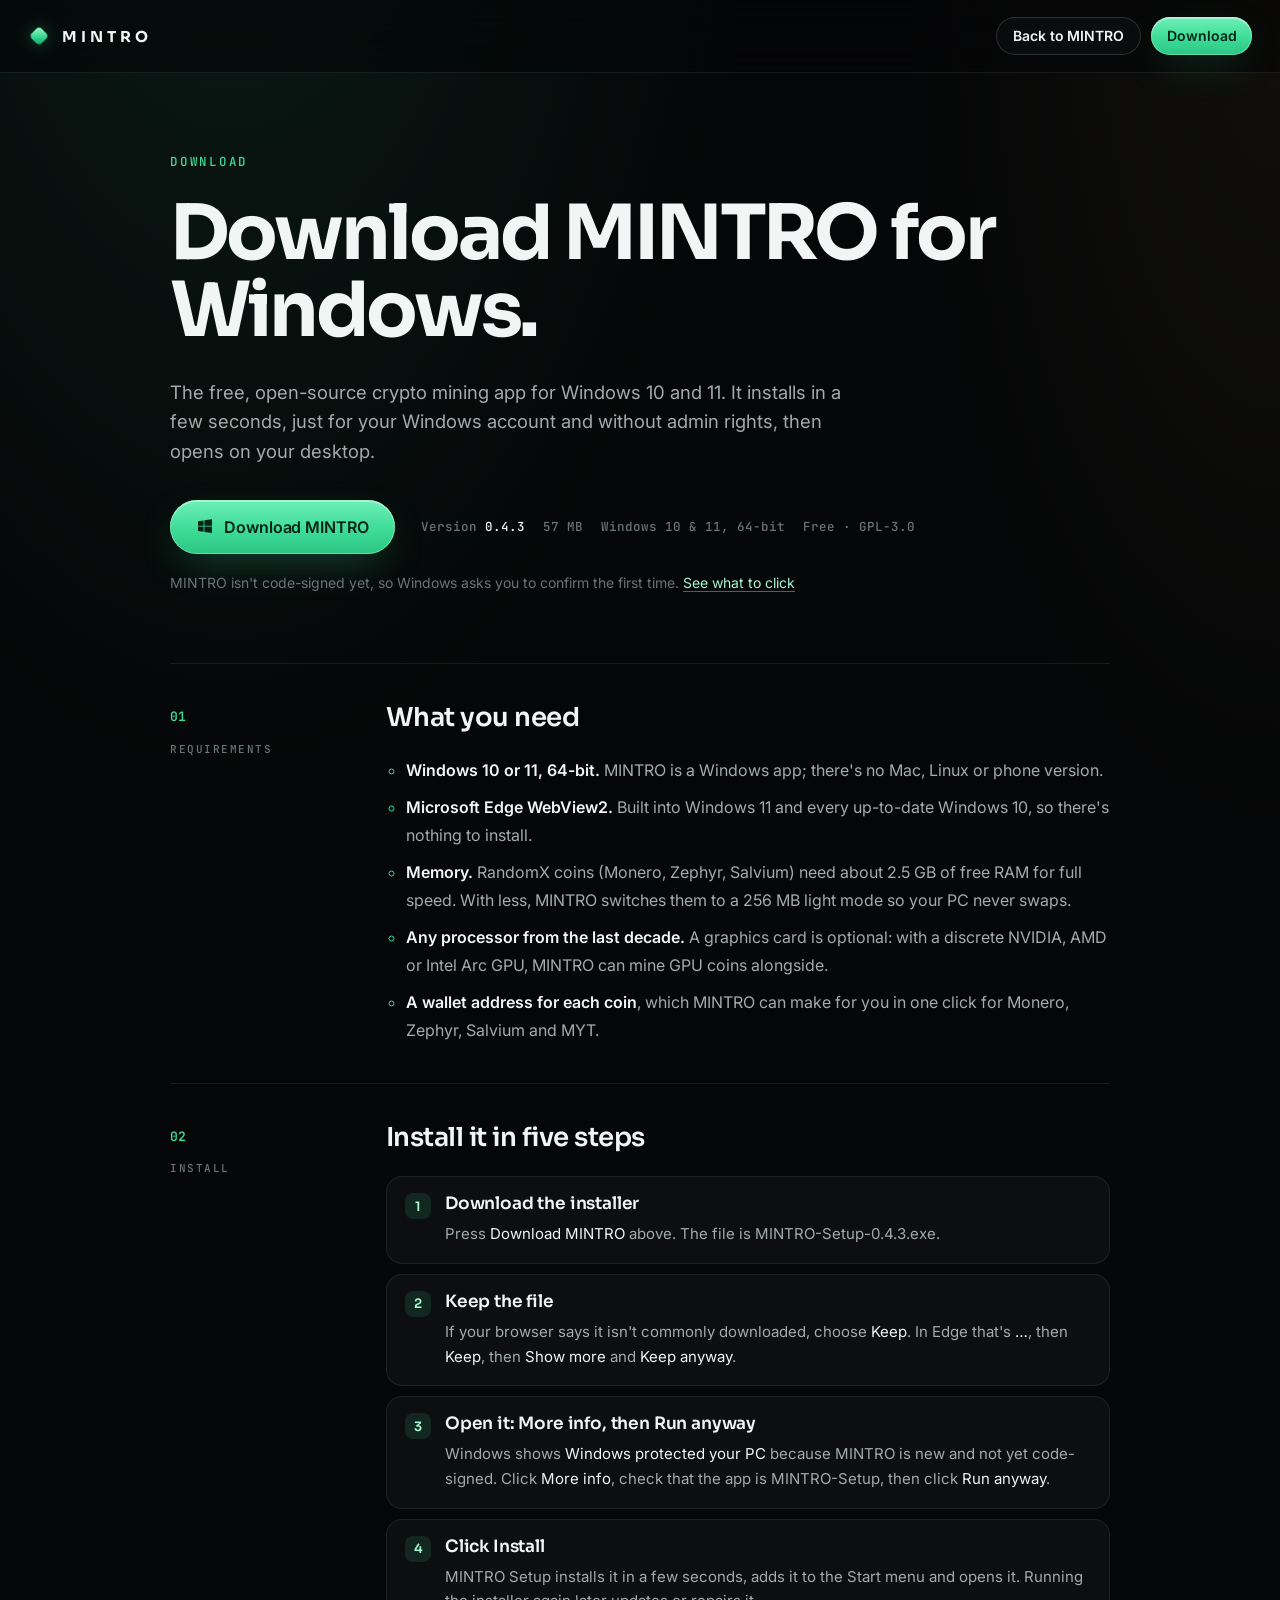
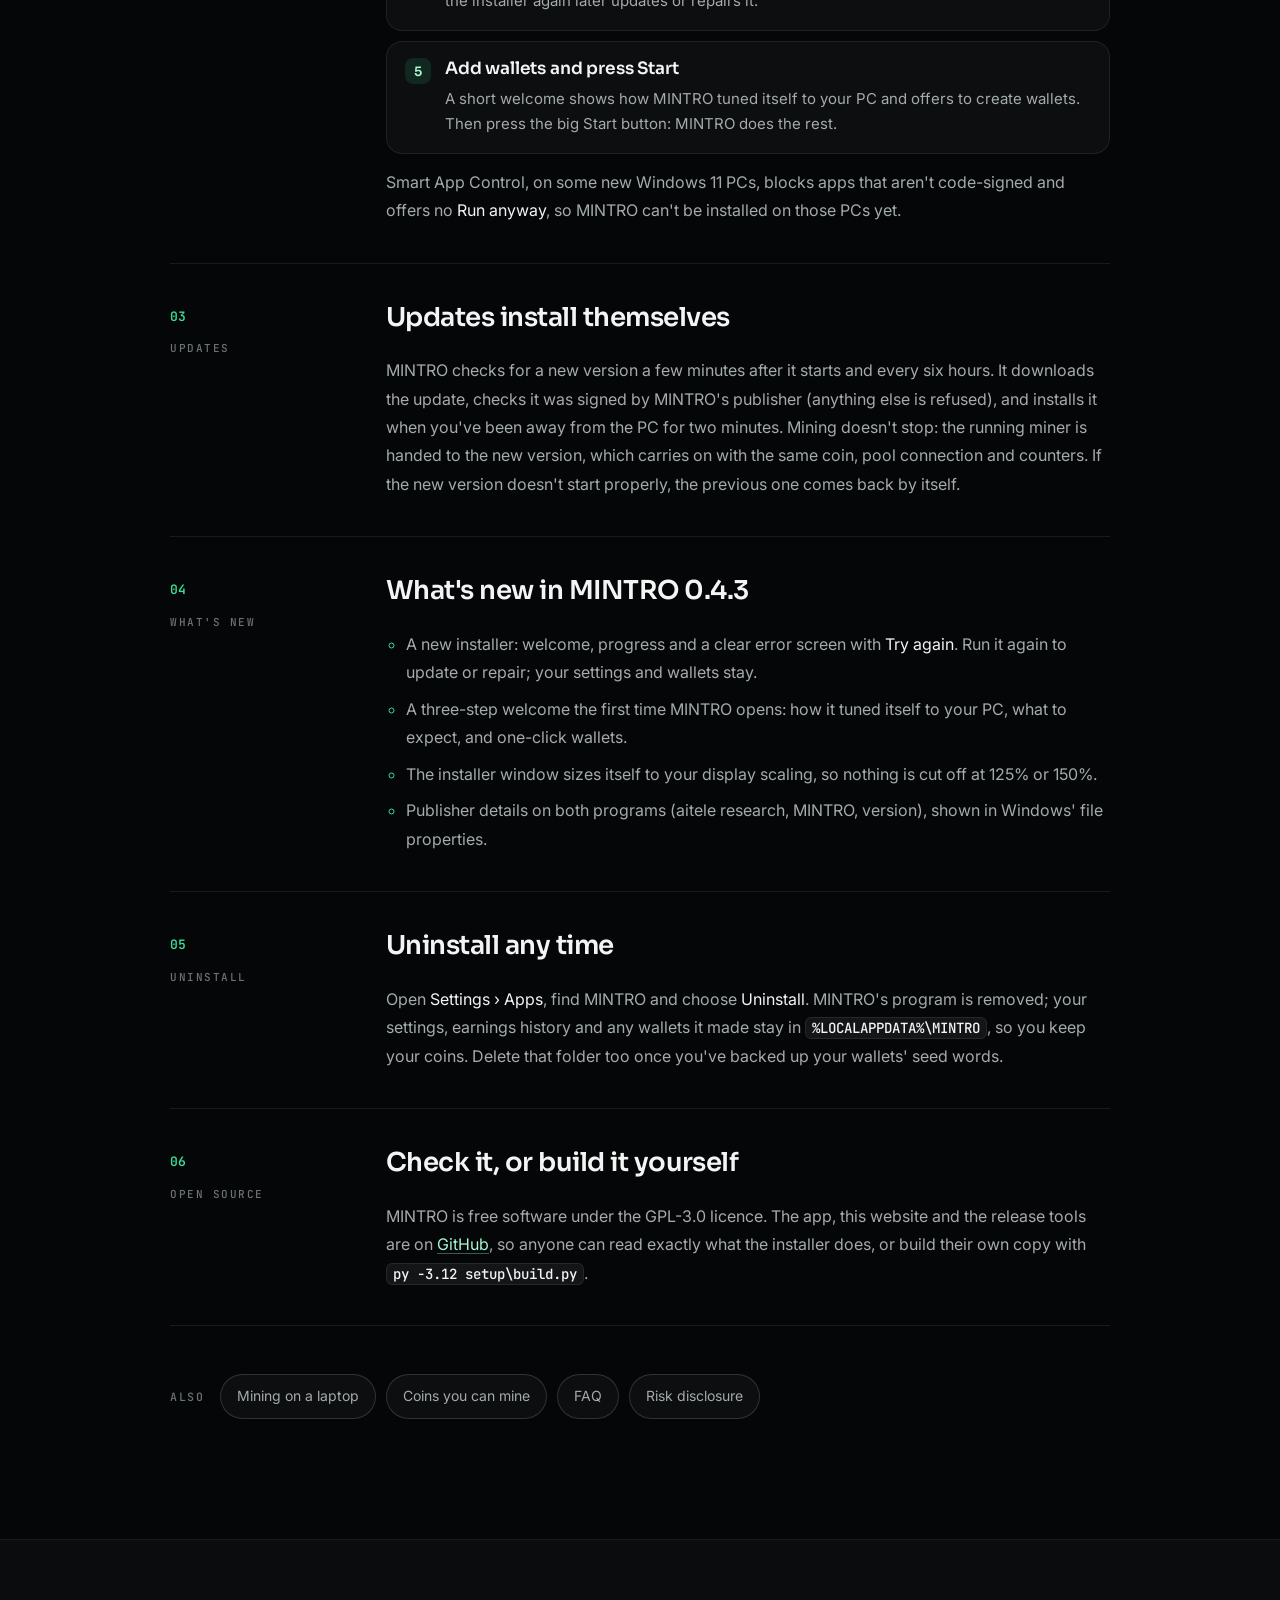
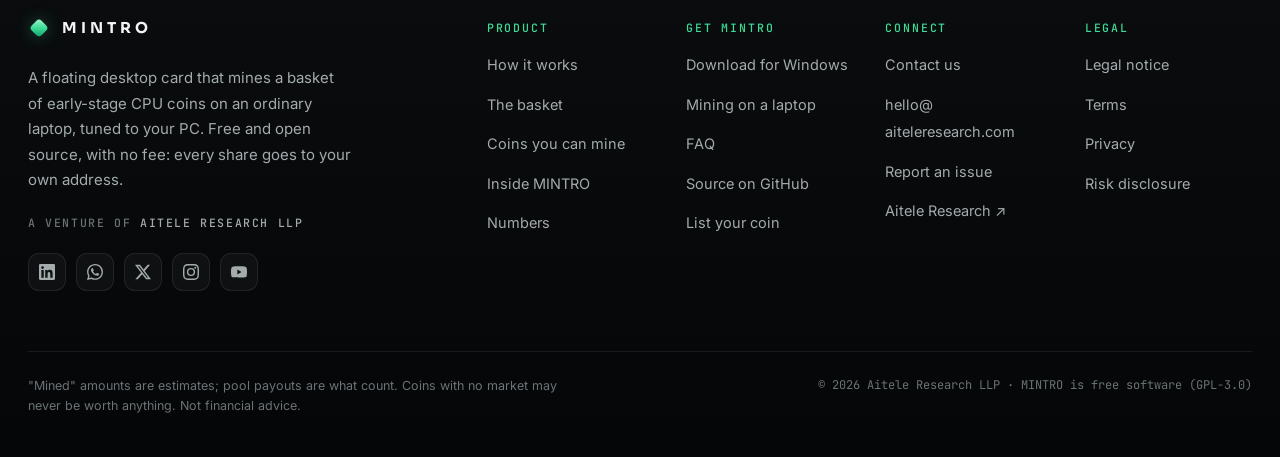
<file: docs/download.html>
<!doctype html>
<html lang="en">
<head>
<meta charset="utf-8">
<meta name="viewport" content="width=device-width, initial-scale=1, viewport-fit=cover">
<title>Download MINTRO for Windows · Free crypto mining app</title>
<meta name="description" content="Download MINTRO, the free, open-source crypto mining app for Windows 10 and 11. 57 MB, installs in seconds without admin rights, updates itself.">
<meta name="theme-color" content="#050607">
<meta name="robots" content="index, follow, max-image-preview:large, max-snippet:-1, max-video-preview:-1">
<meta name="author" content="Aitele Research LLP">
<meta name="application-name" content="MINTRO">
<meta name="apple-mobile-web-app-title" content="MINTRO">
<link rel="canonical" href="https://mintro.aiteleresearch.com/download.html">
<link rel="alternate" hreflang="en" href="https://mintro.aiteleresearch.com/download.html">
<link rel="alternate" hreflang="x-default" href="https://mintro.aiteleresearch.com/download.html">
<link rel="icon" href="assets/favicon.svg" type="image/svg+xml">
<link rel="icon" href="assets/favicon-32.png" sizes="32x32" type="image/png">
<link rel="apple-touch-icon" href="assets/apple-touch-icon.png">
<link rel="manifest" href="site.webmanifest">
<meta property="og:type" content="website">
<meta property="og:site_name" content="MINTRO">
<meta property="og:locale" content="en_US">
<meta property="og:url" content="https://mintro.aiteleresearch.com/download.html">
<meta property="og:title" content="Download MINTRO for Windows">
<meta property="og:description" content="Free, open-source crypto mining app for Windows 10 and 11. Installs in seconds, no admin rights, updates itself.">
<meta property="og:image" content="https://mintro.aiteleresearch.com/assets/og.jpg">
<meta property="og:image:type" content="image/jpeg">
<meta property="og:image:width" content="1200">
<meta property="og:image:height" content="630">
<meta property="og:image:alt" content="MINTRO: a mint crystal with a basket of coins in orbit, and the words Early coins. Ordinary laptop. Three clicks.">
<meta name="twitter:card" content="summary_large_image">
<meta name="twitter:site" content="@aiteleresearch">
<meta name="twitter:creator" content="@aiteleresearch">
<meta name="twitter:description" content="Free, open-source crypto mining app for Windows 10 and 11. Installs in seconds, no admin rights, updates itself.">
<meta name="twitter:image" content="https://mintro.aiteleresearch.com/assets/og.jpg">
<meta name="twitter:image:alt" content="MINTRO: a mint crystal with a basket of coins in orbit, and the words Early coins. Ordinary laptop. Three clicks.">
<meta name="twitter:title" content="Download MINTRO for Windows">
<link rel="preconnect" href="https://fonts.googleapis.com">
<link rel="preconnect" href="https://fonts.gstatic.com" crossorigin>
<link rel="stylesheet" href="https://fonts.googleapis.com/css2?family=Inter:wght@400;500;600&family=JetBrains+Mono:wght@400;500&family=Sora:wght@500;600;700&display=swap">
<link rel="stylesheet" href="assets/style.css">
<script defer src="assets/scrollbar.js"></script>
<script defer src="assets/stats.js"></script>
<script defer src="assets/download.js"></script>
<script type="application/ld+json" id="mintro-ld">
{
 "@context": "https://schema.org",
 "@graph": [
  {
   "@type": "Organization",
   "@id": "https://aiteleresearch.com/#organization",
   "name": "Aitele Research LLP",
   "url": "https://aiteleresearch.com",
   "logo": "https://aiteleresearch.com/logo.png",
   "email": "hello@aiteleresearch.com",
   "sameAs": [
    "https://www.linkedin.com/company/aitele",
    "https://x.com/aiteleresearch",
    "https://www.instagram.com/aiteleresearch/",
    "https://www.youtube.com/@aiteleresearch"
   ]
  },
  {
   "@type": "WebSite",
   "@id": "https://mintro.aiteleresearch.com/#website",
   "url": "https://mintro.aiteleresearch.com/",
   "name": "MINTRO",
   "alternateName": "MINTRO crypto mining app",
   "description": "MINTRO, a free and open-source crypto mining app for Windows laptops and desktops.",
   "inLanguage": "en",
   "publisher": {
    "@id": "https://aiteleresearch.com/#organization"
   }
  },
  {
   "@type": "WebPage",
   "@id": "https://mintro.aiteleresearch.com/download.html#webpage",
   "url": "https://mintro.aiteleresearch.com/download.html",
   "name": "Download MINTRO for Windows · Free crypto mining app",
   "description": "Download MINTRO, the free, open-source crypto mining app for Windows 10 and 11. 57 MB, installs in seconds without admin rights, updates itself.",
   "isPartOf": {
    "@id": "https://mintro.aiteleresearch.com/#website"
   },
   "inLanguage": "en",
   "dateModified": "2026-11-10",
   "primaryImageOfPage": {
    "@type": "ImageObject",
    "url": "https://mintro.aiteleresearch.com/assets/og.jpg",
    "width": 1200,
    "height": 630
   },
   "breadcrumb": {
    "@id": "https://mintro.aiteleresearch.com/download.html#breadcrumb"
   },
   "about": {
    "@id": "https://mintro.aiteleresearch.com/#app"
   }
  },
  {
   "@type": "BreadcrumbList",
   "@id": "https://mintro.aiteleresearch.com/download.html#breadcrumb",
   "itemListElement": [
    {
     "@type": "ListItem",
     "position": 1,
     "name": "MINTRO",
     "item": "https://mintro.aiteleresearch.com/"
    },
    {
     "@type": "ListItem",
     "position": 2,
     "name": "Download",
     "item": "https://mintro.aiteleresearch.com/download.html"
    }
   ]
  },
  {
   "@type": "SoftwareApplication",
   "@id": "https://mintro.aiteleresearch.com/#app",
   "name": "MINTRO",
   "alternateName": "MINTRO crypto miner",
   "url": "https://mintro.aiteleresearch.com/",
   "description": "Download MINTRO, the free, open-source crypto mining app for Windows 10 and 11. 57 MB, installs in seconds without admin rights, updates itself.",
   "applicationCategory": "FinanceApplication",
   "applicationSubCategory": "Cryptocurrency mining",
   "operatingSystem": "Windows 10, Windows 11 (64-bit)",
   "softwareVersion": "0.4.3",
   "softwareRequirements": "Windows 10 or 11, 64-bit; Microsoft Edge WebView2 Runtime (built into Windows 11)",
   "memoryRequirements": "About 2.5 GB of free RAM for RandomX coins (others need far less)",
   "processorRequirements": "64-bit x86 processor",
   "downloadUrl": "https://mintro.aiteleresearch.com/download/MINTRO-Setup-0.4.3.exe",
   "installUrl": "https://mintro.aiteleresearch.com/download.html",
   "releaseNotes": "https://mintro.aiteleresearch.com/download.html#whats-new",
   "featureList": [
    "Mines a basket of CPU-mineable coins, sized to what the PC can carry",
    "Auto mode: tuned to the PC, backs off while you work, pauses on battery",
    "One-click wallets for Monero, Zephyr, Salvium and MYT with each coin's official tools",
    "XMRig, cpuminer-opt and SRBMiner-Multi engines, downloaded from their official releases and checksum-checked",
    "Optional GPU mining on discrete NVIDIA, AMD and Intel Arc graphics",
    "Pool fallbacks, payout checks and plain-language self-test",
    "Silent, signed self-updates that never stop mining",
    "Tax report CSV, Windows alerts and a view of all your PCs",
    "No fee: every share goes to your own wallet address"
   ],
   "keywords": "crypto mining app, crypto miner for Windows, mine crypto on a laptop, CPU mining, free crypto miner, RandomX miner, Monero mining, XMRig GUI, cpuminer-opt, GhostRider, yespower, mining pool, open source miner",
   "image": "https://mintro.aiteleresearch.com/assets/og.jpg",
   "screenshot": "https://mintro.aiteleresearch.com/assets/og.jpg",
   "license": "https://www.gnu.org/licenses/gpl-3.0.html",
   "isAccessibleForFree": true,
   "offers": {
    "@type": "Offer",
    "price": "0",
    "priceCurrency": "USD",
    "availability": "https://schema.org/InStock"
   },
   "author": {
    "@id": "https://aiteleresearch.com/#organization"
   },
   "publisher": {
    "@id": "https://aiteleresearch.com/#organization"
   },
   "sameAs": [
    "https://github.com/aiteleresearch/mintro"
   ],
   "fileSize": "57 MB"
  },
  {
   "@type": "HowTo",
   "@id": "https://mintro.aiteleresearch.com/download.html#install",
   "name": "How to install MINTRO on Windows",
   "description": "Download MINTRO, get past Windows' first-run warning, and install it in a few seconds.",
   "totalTime": "PT2M",
   "tool": [
    {
     "@type": "HowToTool",
     "name": "A Windows 10 or 11 PC"
    }
   ],
   "step": [
    {
     "@type": "HowToStep",
     "position": 1,
     "name": "Download the installer",
     "text": "Press Download MINTRO above. The file is MINTRO-Setup- 0.4.3 .exe.",
     "url": "https://mintro.aiteleresearch.com/download.html#step-1"
    },
    {
     "@type": "HowToStep",
     "position": 2,
     "name": "Keep the file",
     "text": "If your browser says it isn't commonly downloaded, choose Keep . In Edge that's … , then Keep , then Show more and Keep anyway .",
     "url": "https://mintro.aiteleresearch.com/download.html#step-2"
    },
    {
     "@type": "HowToStep",
     "position": 3,
     "name": "Open it: More info, then Run anyway",
     "text": "Windows shows Windows protected your PC because MINTRO is new and not yet code-signed. Click More info , check that the app is MINTRO-Setup, then click Run anyway .",
     "url": "https://mintro.aiteleresearch.com/download.html#step-3"
    },
    {
     "@type": "HowToStep",
     "position": 4,
     "name": "Click Install",
     "text": "MINTRO Setup installs it in a few seconds, adds it to the Start menu and opens it. Running the installer again later updates or repairs it.",
     "url": "https://mintro.aiteleresearch.com/download.html#step-4"
    },
    {
     "@type": "HowToStep",
     "position": 5,
     "name": "Add wallets and press Start",
     "text": "A short welcome shows how MINTRO tuned itself to your PC and offers to create wallets. Then press the big Start button: MINTRO does the rest.",
     "url": "https://mintro.aiteleresearch.com/download.html#step-5"
    }
   ]
  }
 ]
}
</script>
</head>
<body class="legal-page">

<header class="nav solid">
  <div class="wrap nav-in">
    <a class="brand" href="./" aria-label="MINTRO home"><span class="brand-gem"><i></i></span>MINTRO</a>
    <div class="nav-cta">
      <a class="btn small ghost hide-sm" href="./"><span>Back to MINTRO</span></a>
      <a class="btn small primary" data-href="download" href="https://mintro.aiteleresearch.com/download/latest"><span>Download</span></a>
    </div>
  </div>
</header>

<main class="legal">
  <div class="wrap legal-in">
    <header class="legal-head">
      <p class="eyebrow">Download</p>
      <h1>Download MINTRO for Windows.</h1>
      <p class="legal-lede">The free, open-source crypto mining app for Windows 10 and 11. It installs in a few seconds,
        just for your Windows account and without admin rights, then opens on your desktop.</p>
      <div class="dl-hero">
        <a class="btn primary lg" data-href="download" href="https://mintro.aiteleresearch.com/download/latest"><span><svg width="18" height="18" viewBox="0 0 18 18" aria-hidden="true"><path d="M2 3.2 7.6 2.4v5.3H2zM8.4 2.3 16 1.2v6.5H8.4zM2 8.5h5.6v5.3L2 13zm6.4 0H16v6.6l-7.6-1.1z" fill="currentColor"/></svg> Download MINTRO</span></a>
        <p class="dl-facts"><span>Version <b data-seo="version">0.4.3</b></span><span data-seo="size">57 MB</span>
          <span>Windows 10 &amp; 11, 64-bit</span><span>Free · GPL-3.0</span></p>
      </div>
      <p class="dl-note">MINTRO isn't code-signed yet, so Windows asks you to confirm the first time.
        <button class="dg-open" type="button" data-dl-guide>See what to click</button></p>
    </header>
    <ol class="clauses">
      <li class="clause">
        <div class="c-idx"><span>01</span><small>Requirements</small></div>
        <div class="c-body"><h2>What you need</h2>
          <ul>
            <li><strong>Windows 10 or 11, 64-bit.</strong> MINTRO is a Windows app; there's no Mac, Linux or phone version.</li>
            <li><strong>Microsoft Edge WebView2.</strong> Built into Windows 11 and every up-to-date Windows 10, so there's
              nothing to install.</li>
            <li><strong>Memory.</strong> RandomX coins (Monero, Zephyr, Salvium) need about 2.5 GB of free RAM for full
              speed. With less, MINTRO switches them to a 256 MB light mode so your PC never swaps.</li>
            <li><strong>Any processor from the last decade.</strong> A graphics card is optional: with a discrete NVIDIA,
              AMD or Intel Arc GPU, MINTRO can mine GPU coins alongside.</li>
            <li><strong>A wallet address for each coin</strong>, which MINTRO can make for you in one click for Monero,
              Zephyr, Salvium and MYT.</li>
          </ul></div>
      </li>
      <li class="clause">
        <div class="c-idx"><span>02</span><small>Install</small></div>
        <div class="c-body"><h2>Install it in five steps</h2>
          <ol class="howto">
            <li id="step-1" data-step><h3>Download the installer</h3><p>Press <em>Download MINTRO</em> above. The file is
              MINTRO-Setup-<span data-seo="version">0.4.3</span>.exe.</p></li>
            <li id="step-2" data-step><h3>Keep the file</h3><p>If your browser says it isn't commonly downloaded, choose
              <em>Keep</em>. In Edge that's <em>…</em>, then <em>Keep</em>, then <em>Show more</em> and <em>Keep anyway</em>.</p></li>
            <li id="step-3" data-step><h3>Open it: More info, then Run anyway</h3><p>Windows shows <em>Windows protected
              your PC</em> because MINTRO is new and not yet code-signed. Click <em>More info</em>, check that the app is
              MINTRO-Setup, then click <em>Run anyway</em>.</p></li>
            <li id="step-4" data-step><h3>Click Install</h3><p>MINTRO Setup installs it in a few seconds, adds it to the
              Start menu and opens it. Running the installer again later updates or repairs it.</p></li>
            <li id="step-5" data-step><h3>Add wallets and press Start</h3><p>A short welcome shows how MINTRO tuned itself
              to your PC and offers to create wallets. Then press the big Start button: MINTRO does the rest.</p></li>
          </ol>
          <p>Smart App Control, on some new Windows 11 PCs, blocks apps that aren't code-signed and offers no
            <em>Run anyway</em>, so MINTRO can't be installed on those PCs yet.</p></div>
      </li>
      <li class="clause">
        <div class="c-idx"><span>03</span><small>Updates</small></div>
        <div class="c-body"><h2>Updates install themselves</h2>
          <p>MINTRO checks for a new version a few minutes after it starts and every six hours. It downloads the update,
            checks it was signed by MINTRO's publisher (anything else is refused), and installs it when you've been away
            from the PC for two minutes. Mining doesn't stop: the running miner is handed to the new version, which carries
            on with the same coin, pool connection and counters. If the new version doesn't start properly, the previous
            one comes back by itself.</p></div>
      </li>
      <li class="clause" id="whats-new">
        <div class="c-idx"><span>04</span><small>What's new</small></div>
        <div class="c-body"><h2>What's new in MINTRO <span data-seo="version">0.4.3</span></h2>
          <ul>
            <li>A new installer: welcome, progress and a clear error screen with <em>Try again</em>. Run it again to update
              or repair; your settings and wallets stay.</li>
            <li>A three-step welcome the first time MINTRO opens: how it tuned itself to your PC, what to expect, and
              one-click wallets.</li>
            <li>The installer window sizes itself to your display scaling, so nothing is cut off at 125% or 150%.</li>
            <li>Publisher details on both programs (aitele research, MINTRO, version), shown in Windows' file properties.</li>
          </ul></div>
      </li>
      <li class="clause">
        <div class="c-idx"><span>05</span><small>Uninstall</small></div>
        <div class="c-body"><h2>Uninstall any time</h2>
          <p>Open <em>Settings › Apps</em>, find MINTRO and choose <em>Uninstall</em>. MINTRO's program is removed; your
            settings, earnings history and any wallets it made stay in <code>%LOCALAPPDATA%\MINTRO</code>, so you keep
            your coins. Delete that folder too once you've backed up your wallets' seed words.</p></div>
      </li>
      <li class="clause">
        <div class="c-idx"><span>06</span><small>Open source</small></div>
        <div class="c-body"><h2>Check it, or build it yourself</h2>
          <p>MINTRO is free software under the GPL-3.0 licence. The app, this website and the release tools are on
            <a href="https://github.com/aiteleresearch/mintro">GitHub</a>, so anyone can read exactly what the installer
            does, or build their own copy with <code>py -3.12 setup\build.py</code>.</p></div>
      </li>
    </ol>
    <nav class="legal-more" aria-label="More about MINTRO"><span>Also</span><a href="mine-crypto-on-a-laptop.html">Mining on a laptop</a><a href="coins.html">Coins you can mine</a><a href="faq.html">FAQ</a><a href="risk.html">Risk disclosure</a></nav>
  </div>
</main>

<footer class="foot">
  <div class="wrap">
    <div class="foot-top">
      <div class="foot-brand">
        <a class="brand" href="./#top" aria-label="MINTRO home"><span class="brand-gem"><i></i></span>MINTRO</a>
        <p class="foot-about">A floating desktop card that mines a basket of early-stage CPU coins on an ordinary laptop,
          tuned to your PC. Free and open source, with no fee: every share goes to your own address.</p>
        <p class="foot-venture">A venture of <a href="https://aiteleresearch.com" target="_blank" rel="noopener">Aitele Research LLP</a></p>
        <div class="social"><a href="https://www.linkedin.com/company/aitele" target="_blank" rel="noopener" aria-label="Aitele Research on LinkedIn"><svg viewBox="0 0 24 24" aria-hidden="true"><path d="M20.447 20.452h-3.554v-5.569c0-1.328-.027-3.037-1.852-3.037-1.853 0-2.136 1.445-2.136 2.939v5.667H9.351V9h3.414v1.561h.046c.477-.9 1.637-1.85 3.37-1.85 3.601 0 4.267 2.37 4.267 5.455v6.286zM5.337 7.433a2.062 2.062 0 0 1-2.063-2.065 2.064 2.064 0 1 1 2.063 2.065zm1.782 13.019H3.555V9h3.564v11.452zM22.225 0H1.771C.792 0 0 .774 0 1.729v20.542C0 23.227.792 24 1.771 24h20.451C23.2 24 24 23.227 24 22.271V1.729C24 .774 23.2 0 22.222 0h.003z"/></svg></a><a href="https://whatsapp.com/channel/0029VbCJPIf545uoE8NYVb2C" target="_blank" rel="noopener" aria-label="Aitele Research on WhatsApp channel"><svg viewBox="0 0 24 24" aria-hidden="true"><path d="M17.472 14.382c-.297-.149-1.758-.867-2.03-.967-.273-.099-.471-.148-.67.15-.197.297-.767.966-.94 1.164-.173.199-.347.223-.644.075-.297-.15-1.255-.463-2.39-1.475-.883-.788-1.48-1.761-1.653-2.059-.173-.297-.018-.458.13-.606.134-.133.298-.347.446-.52.149-.174.198-.298.298-.497.099-.198.05-.371-.025-.52-.075-.149-.669-1.612-.916-2.207-.242-.579-.487-.5-.669-.51-.173-.008-.371-.01-.57-.01-.198 0-.52.074-.792.372-.272.297-1.04 1.016-1.04 2.479 0 1.462 1.065 2.875 1.213 3.074.149.198 2.096 3.2 5.077 4.487.709.306 1.262.489 1.694.625.712.227 1.36.195 1.871.118.571-.085 1.758-.719 2.006-1.413.248-.694.248-1.289.173-1.413-.074-.124-.272-.198-.57-.347m-5.421 7.403h-.004a9.87 9.87 0 0 1-5.031-1.378l-.361-.214-3.741.982.998-3.648-.235-.374a9.86 9.86 0 0 1-1.51-5.26c.001-5.45 4.436-9.884 9.888-9.884 2.64 0 5.122 1.03 6.988 2.898a9.825 9.825 0 0 1 2.893 6.994c-.003 5.45-4.437 9.885-9.885 9.885M20.52 3.449C18.24 1.245 15.24 0 12.045 0 5.463 0 .104 5.359.101 11.947c0 2.096.547 4.142 1.588 5.945L0 24l6.335-1.652a11.96 11.96 0 0 0 5.71 1.448h.005c6.582 0 11.946-5.359 11.949-11.948 0-3.192-1.243-6.192-3.503-8.453z"/></svg></a><a href="https://x.com/aiteleresearch" target="_blank" rel="noopener" aria-label="Aitele Research on X"><svg viewBox="0 0 24 24" aria-hidden="true"><path d="M18.901 1.153h3.68l-8.04 9.19L24 22.846h-7.406l-5.8-7.584-6.638 7.584H.474l8.6-9.83L0 1.154h7.594l5.243 6.932ZM17.61 20.644h2.039L6.486 3.24H4.298Z"/></svg></a><a href="https://www.instagram.com/aiteleresearch/" target="_blank" rel="noopener" aria-label="Aitele Research on Instagram"><svg viewBox="0 0 24 24" aria-hidden="true"><path d="M12 2.163c3.204 0 3.584.012 4.85.07 3.252.148 4.771 1.691 4.919 4.919.058 1.265.069 1.645.069 4.849 0 3.205-.012 3.584-.069 4.849-.149 3.225-1.664 4.771-4.919 4.919-1.266.058-1.644.07-4.85.07-3.204 0-3.584-.012-4.849-.07-3.26-.149-4.771-1.699-4.919-4.92-.058-1.265-.07-1.644-.07-4.849 0-3.204.013-3.583.07-4.849.149-3.227 1.664-4.771 4.919-4.919 1.266-.057 1.645-.069 4.849-.069zM12 0C8.741 0 8.333.014 7.053.072 2.695.272.273 2.69.073 7.052.014 8.333 0 8.741 0 12c0 3.259.014 3.668.072 4.948.2 4.358 2.618 6.78 6.98 6.98C8.333 23.986 8.741 24 12 24c3.259 0 3.668-.014 4.948-.072 4.354-.2 6.782-2.618 6.979-6.98.059-1.28.073-1.689.073-4.948 0-3.259-.014-3.667-.072-4.947-.196-4.354-2.617-6.78-6.979-6.98C15.668.014 15.259 0 12 0zm0 5.838a6.162 6.162 0 1 0 0 12.324 6.162 6.162 0 0 0 0-12.324zM12 16a4 4 0 1 1 0-8 4 4 0 0 1 0 8zm6.406-11.845a1.44 1.44 0 1 0 0 2.881 1.44 1.44 0 0 0 0-2.881z"/></svg></a><a href="https://www.youtube.com/@aiteleresearch" target="_blank" rel="noopener" aria-label="Aitele Research on YouTube"><svg viewBox="0 0 24 24" aria-hidden="true"><path d="M23.498 6.186a3.016 3.016 0 0 0-2.122-2.136C19.505 3.545 12 3.545 12 3.545s-7.505 0-9.377.505A3.017 3.017 0 0 0 .502 6.186C0 8.07 0 12 0 12s0 3.93.502 5.814a3.016 3.016 0 0 0 2.122 2.136c1.871.505 9.376.505 9.376.505s7.505 0 9.377-.505a3.015 3.015 0 0 0 2.122-2.136C24 15.93 24 12 24 12s0-3.93-.502-5.814zM9.545 15.568V8.432L15.818 12l-6.273 3.568z"/></svg></a></div>
      </div>
      <nav class="foot-cols" aria-label="Footer">
        <div>
          <p class="foot-h">Product</p>
          <ul>
            <li><a href="./#how">How it works</a></li>
            <li><a href="./#basket">The basket</a></li>
            <li><a href="coins.html">Coins you can mine</a></li>
            <li><a href="./#features">Inside MINTRO</a></li>
            <li><a href="./#numbers">Numbers</a></li>
          </ul>
        </div>
        <div>
          <p class="foot-h">Get MINTRO</p>
          <ul>
            <li><a href="download.html">Download for Windows</a></li>
            <li><a href="mine-crypto-on-a-laptop.html">Mining on a laptop</a></li>
            <li><a href="faq.html">FAQ</a></li>
            <li><a href="https://github.com/aiteleresearch/mintro">Source on GitHub</a></li>
            <li><a href="./#list">List your coin</a></li>
          </ul>
        </div>
        <div>
          <p class="foot-h">Connect</p>
          <ul>
            <li><a href="contact.html">Contact us</a></li>
            <li><a href="mailto:hello@aiteleresearch.com">hello@<wbr>aiteleresearch.com</a></li>
            <li><a href="https://github.com/aiteleresearch/mintro/issues" target="_blank" rel="noopener">Report an issue</a></li>
            <li><a href="https://aiteleresearch.com" target="_blank" rel="noopener">Aitele Research ↗</a></li>
          </ul>
        </div>
        <div>
          <p class="foot-h">Legal</p>
          <ul>
            <li><a href="legal.html">Legal notice</a></li>
            <li><a href="terms.html">Terms</a></li>
            <li><a href="privacy.html">Privacy</a></li>
            <li><a href="risk.html">Risk disclosure</a></li>
          </ul>
        </div>
      </nav>
    </div>
    <div class="foot-bottom">
      <p class="fine">"Mined" amounts are estimates; pool payouts are what count. Coins with no market may never be worth
        anything. Not financial advice.</p>
      <p class="fine foot-copy">© <span id="year">2026</span> Aitele Research LLP · MINTRO is free software (GPL-3.0)</p>
    </div>
  </div>
</footer>
<script>document.getElementById('year').textContent = new Date().getFullYear();</script>
</body>
</html>
</file>
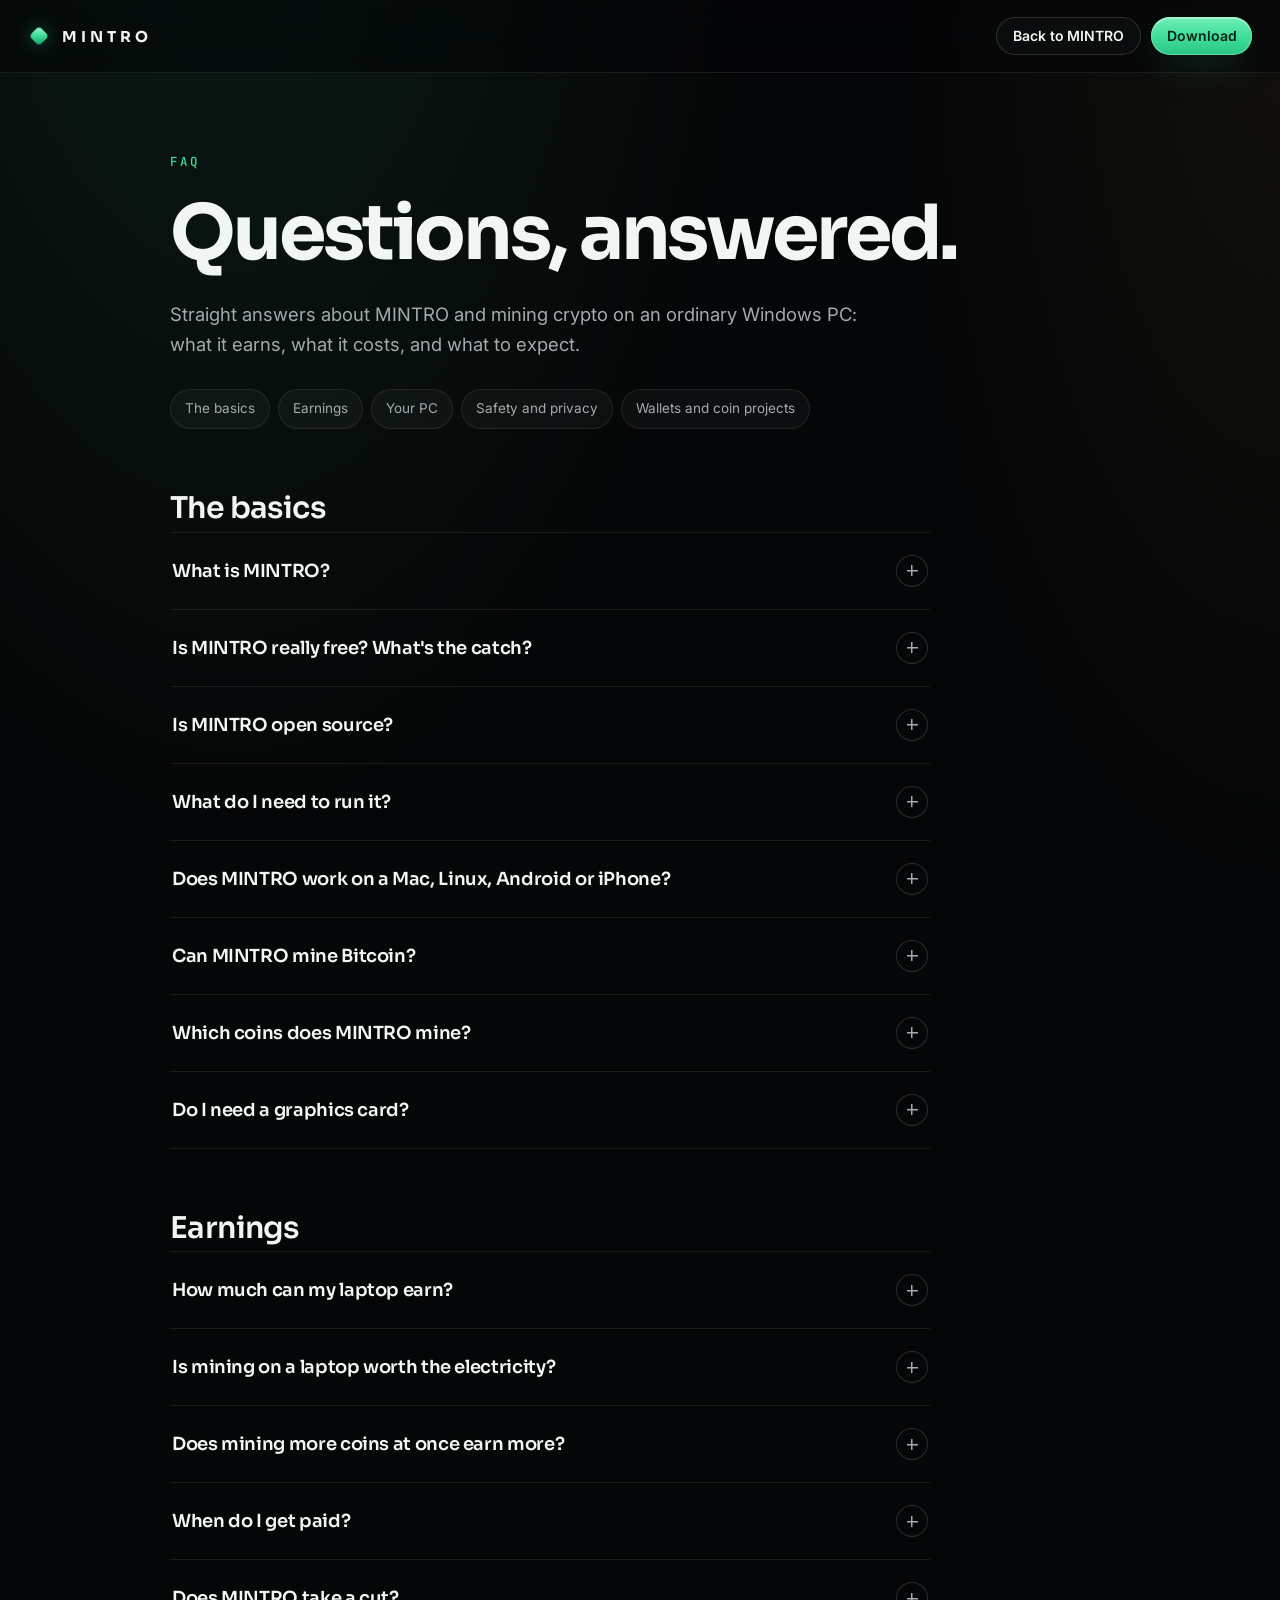
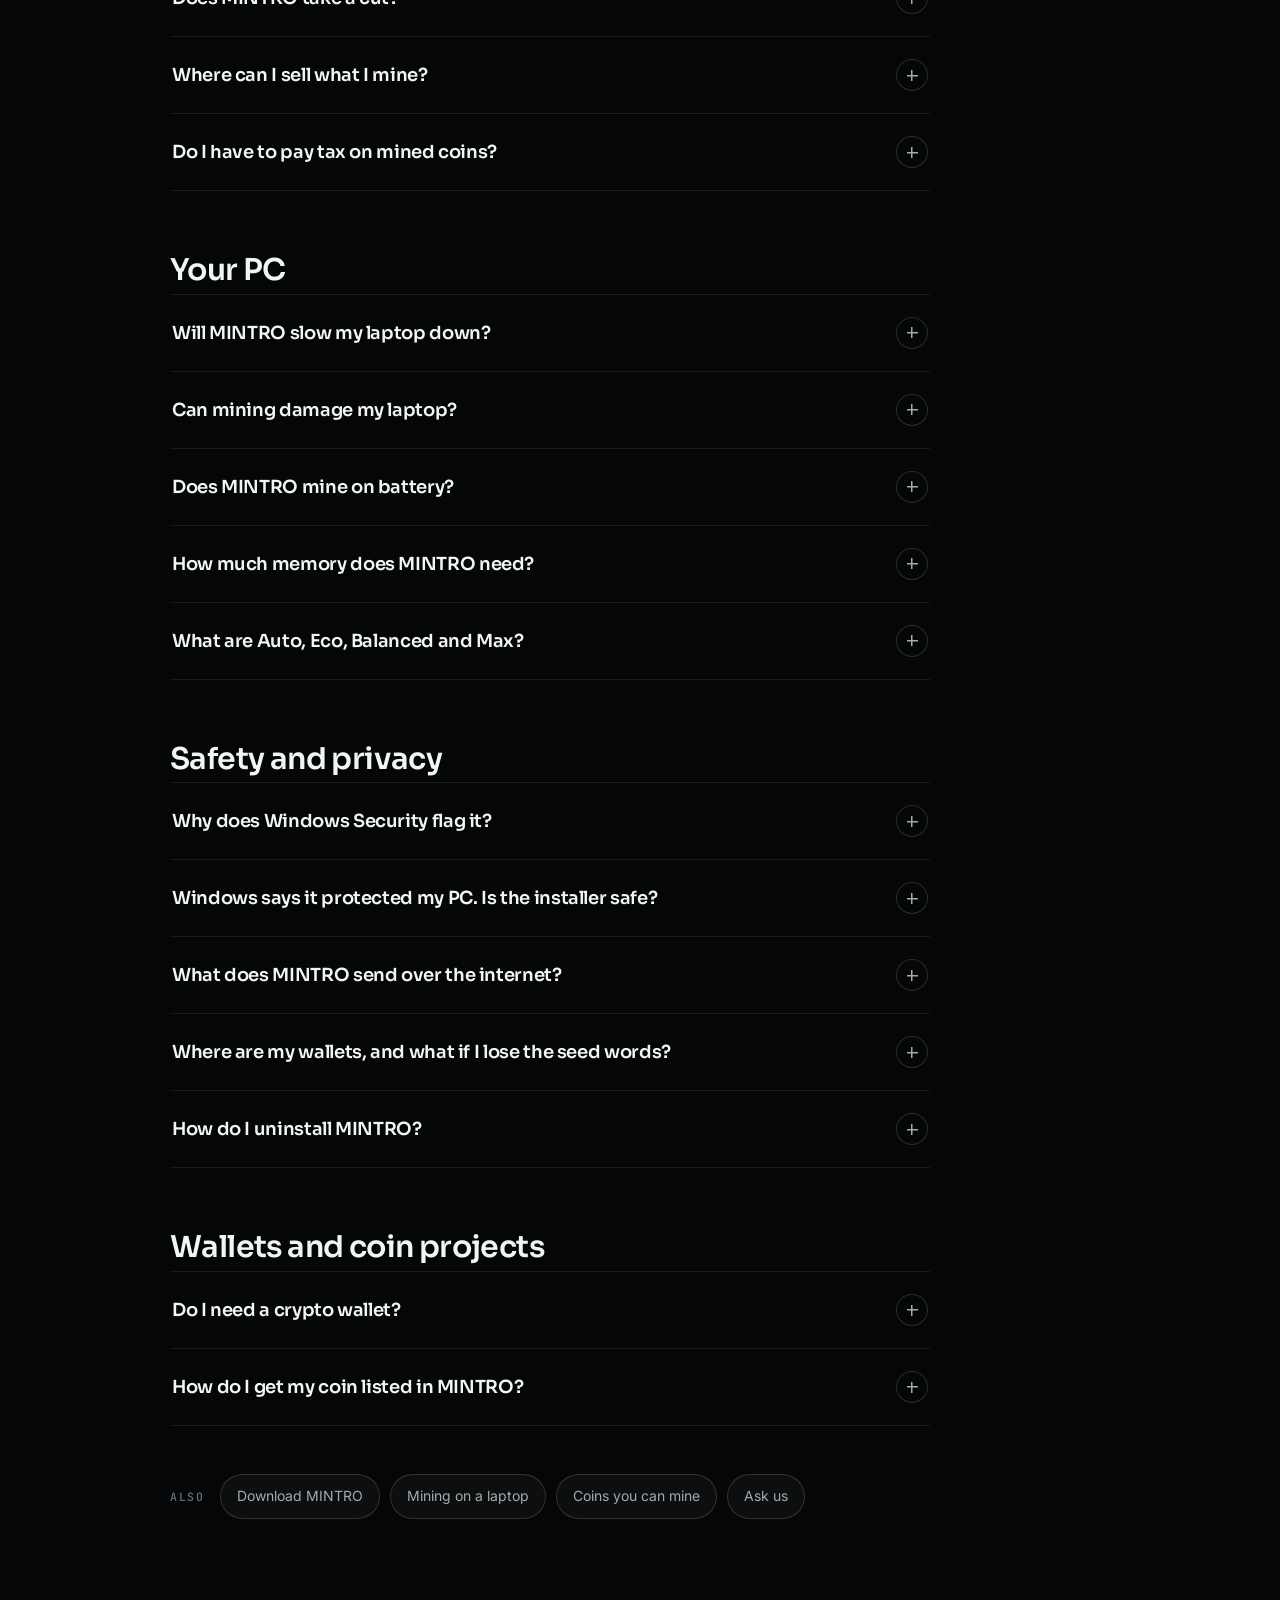
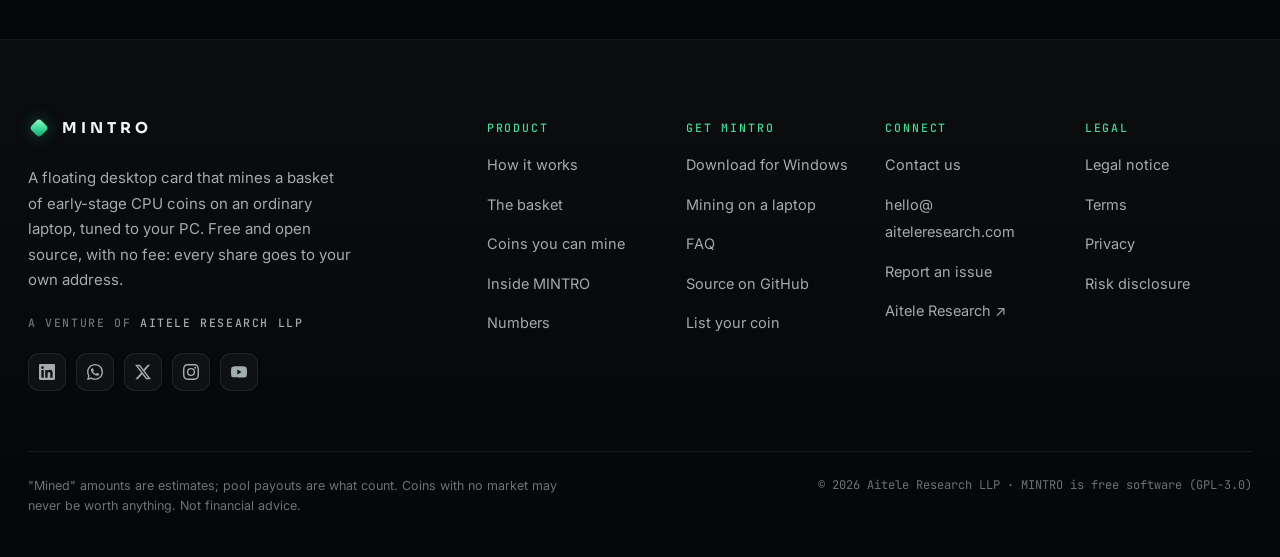
<file: docs/faq.html>
<!doctype html>
<html lang="en">
<head>
<meta charset="utf-8">
<meta name="viewport" content="width=device-width, initial-scale=1, viewport-fit=cover">
<title>MINTRO FAQ · Crypto mining on a Windows laptop, answered</title>
<meta name="description" content="Answers about MINTRO and laptop crypto mining: earnings, electricity, which coins, heat and battery, antivirus warnings, wallets, payouts and tax.">
<meta name="theme-color" content="#050607">
<meta name="robots" content="index, follow, max-image-preview:large, max-snippet:-1, max-video-preview:-1">
<meta name="author" content="Aitele Research LLP">
<meta name="application-name" content="MINTRO">
<meta name="apple-mobile-web-app-title" content="MINTRO">
<link rel="canonical" href="https://mintro.aiteleresearch.com/faq.html">
<link rel="alternate" hreflang="en" href="https://mintro.aiteleresearch.com/faq.html">
<link rel="alternate" hreflang="x-default" href="https://mintro.aiteleresearch.com/faq.html">
<link rel="icon" href="assets/favicon.svg" type="image/svg+xml">
<link rel="icon" href="assets/favicon-32.png" sizes="32x32" type="image/png">
<link rel="apple-touch-icon" href="assets/apple-touch-icon.png">
<link rel="manifest" href="site.webmanifest">
<meta property="og:type" content="website">
<meta property="og:site_name" content="MINTRO">
<meta property="og:locale" content="en_US">
<meta property="og:url" content="https://mintro.aiteleresearch.com/faq.html">
<meta property="og:title" content="MINTRO FAQ: laptop crypto mining, answered">
<meta property="og:description" content="Earnings, electricity, coins, heat, antivirus warnings, wallets, payouts and tax: straight answers.">
<meta property="og:image" content="https://mintro.aiteleresearch.com/assets/og.jpg">
<meta property="og:image:type" content="image/jpeg">
<meta property="og:image:width" content="1200">
<meta property="og:image:height" content="630">
<meta property="og:image:alt" content="MINTRO: a mint crystal with a basket of coins in orbit, and the words Early coins. Ordinary laptop. Three clicks.">
<meta name="twitter:card" content="summary_large_image">
<meta name="twitter:site" content="@aiteleresearch">
<meta name="twitter:creator" content="@aiteleresearch">
<meta name="twitter:description" content="Earnings, electricity, coins, heat, antivirus warnings, wallets, payouts and tax: straight answers.">
<meta name="twitter:image" content="https://mintro.aiteleresearch.com/assets/og.jpg">
<meta name="twitter:image:alt" content="MINTRO: a mint crystal with a basket of coins in orbit, and the words Early coins. Ordinary laptop. Three clicks.">
<meta name="twitter:title" content="MINTRO FAQ: laptop crypto mining, answered">
<link rel="preconnect" href="https://fonts.googleapis.com">
<link rel="preconnect" href="https://fonts.gstatic.com" crossorigin>
<link rel="stylesheet" href="https://fonts.googleapis.com/css2?family=Inter:wght@400;500;600&family=JetBrains+Mono:wght@400;500&family=Sora:wght@500;600;700&display=swap">
<link rel="stylesheet" href="assets/style.css">
<script defer src="assets/scrollbar.js"></script>
<script defer src="assets/stats.js"></script>
<script defer src="assets/download.js"></script>
<script type="application/ld+json" id="mintro-ld">
{
 "@context": "https://schema.org",
 "@graph": [
  {
   "@type": "Organization",
   "@id": "https://aiteleresearch.com/#organization",
   "name": "Aitele Research LLP",
   "url": "https://aiteleresearch.com",
   "logo": "https://aiteleresearch.com/logo.png",
   "email": "hello@aiteleresearch.com",
   "sameAs": [
    "https://www.linkedin.com/company/aitele",
    "https://x.com/aiteleresearch",
    "https://www.instagram.com/aiteleresearch/",
    "https://www.youtube.com/@aiteleresearch"
   ]
  },
  {
   "@type": "WebSite",
   "@id": "https://mintro.aiteleresearch.com/#website",
   "url": "https://mintro.aiteleresearch.com/",
   "name": "MINTRO",
   "alternateName": "MINTRO crypto mining app",
   "description": "MINTRO, a free and open-source crypto mining app for Windows laptops and desktops.",
   "inLanguage": "en",
   "publisher": {
    "@id": "https://aiteleresearch.com/#organization"
   }
  },
  {
   "@type": "FAQPage",
   "@id": "https://mintro.aiteleresearch.com/faq.html#webpage",
   "url": "https://mintro.aiteleresearch.com/faq.html",
   "name": "MINTRO FAQ · Crypto mining on a Windows laptop, answered",
   "description": "Answers about MINTRO and laptop crypto mining: earnings, electricity, which coins, heat and battery, antivirus warnings, wallets, payouts and tax.",
   "isPartOf": {
    "@id": "https://mintro.aiteleresearch.com/#website"
   },
   "inLanguage": "en",
   "dateModified": "2026-11-10",
   "primaryImageOfPage": {
    "@type": "ImageObject",
    "url": "https://mintro.aiteleresearch.com/assets/og.jpg",
    "width": 1200,
    "height": 630
   },
   "breadcrumb": {
    "@id": "https://mintro.aiteleresearch.com/faq.html#breadcrumb"
   },
   "mainEntity": [
    {
     "@type": "Question",
     "name": "What is MINTRO?",
     "acceptedAnswer": {
      "@type": "Answer",
      "text": "MINTRO is a free, open-source crypto mining app for Windows 10 and 11. It floats on your desktop as a small card, mines a basket of early-stage coins that suit an ordinary processor, tunes itself to your PC, and pays every share straight to your own wallets."
     }
    },
    {
     "@type": "Question",
     "name": "Is MINTRO really free? What's the catch?",
     "acceptedAnswer": {
      "@type": "Answer",
      "text": "It's free, with every feature included, and MINTRO takes no cut of what you mine. It's paid for by coin projects that list their coins in MINTRO's catalog. Listed coins are always labelled and scored like every other coin, and you can switch off featured coins' guaranteed share in Settings."
     }
    },
    {
     "@type": "Question",
     "name": "Is MINTRO open source?",
     "acceptedAnswer": {
      "@type": "Answer",
      "text": "Yes, under the GPL-3.0 licence. The app, the website and the release tools are on GitHub : read the code, build it yourself, or contribute."
     }
    },
    {
     "@type": "Question",
     "name": "What do I need to run it?",
     "acceptedAnswer": {
      "@type": "Answer",
      "text": "A 64-bit Windows 10 or 11 PC. WebView2, which MINTRO's window uses, is built into Windows 11 and up-to-date Windows 10. RandomX coins need about 2.5 GB of free memory for full speed. Download and install details ."
     }
    },
    {
     "@type": "Question",
     "name": "Does MINTRO work on a Mac, Linux, Android or iPhone?",
     "acceptedAnswer": {
      "@type": "Answer",
      "text": "No. MINTRO is a Windows app. On a phone, the website offers to send you the link so you can open it on your PC."
     }
    },
    {
     "@type": "Question",
     "name": "Can MINTRO mine Bitcoin?",
     "acceptedAnswer": {
      "@type": "Answer",
      "text": "No. Bitcoin is mined by ASICs, machines built for nothing else, and a laptop would earn practically nothing. MINTRO mines coins whose algorithms run well on ordinary processors, such as RandomX and GhostRider."
     }
    },
    {
     "@type": "Question",
     "name": "Which coins does MINTRO mine?",
     "acceptedAnswer": {
      "@type": "Answer",
      "text": "CPU coins on the rplant pool that its engines can mine: Monero, Zephyr, Salvium, Raptoreum and newer coins with no market yet, plus coins listed by their projects. See the full list of coins ."
     }
    },
    {
     "@type": "Question",
     "name": "Do I need a graphics card?",
     "acceptedAnswer": {
      "@type": "Answer",
      "text": "No. MINTRO mines with your processor. If your PC has a discrete NVIDIA, AMD or Intel Arc graphics card, it can also mine GPU coins on a second lane: on by default on desktops, and your choice on laptops because of the heat."
     }
    },
    {
     "@type": "Question",
     "name": "How much can my laptop earn?",
     "acceptedAnswer": {
      "@type": "Answer",
      "text": "Cents a day. A typical laptop mines about 0.00017 Monero a day, a few US cents, before electricity. On young coins with few miners the same laptop mines a much bigger share, but most of those coins never gain value. The guide shows the arithmetic."
     }
    },
    {
     "@type": "Question",
     "name": "Is mining on a laptop worth the electricity?",
     "acceptedAnswer": {
      "@type": "Answer",
      "text": "On a big coin such as Monero a laptop roughly breaks even with average electricity prices. The upside is holding a slice of early coins in case one takes off: a lottery ticket, not an income. MINTRO shows earnings after electricity so you can judge for yourself."
     }
    },
    {
     "@type": "Question",
     "name": "Does mining more coins at once earn more?",
     "acceptedAnswer": {
      "@type": "Answer",
      "text": "No. Your laptop has a fixed speed, and the basket spreads it across several bets. It changes what you hold, not how much compute you have."
     }
    },
    {
     "@type": "Question",
     "name": "When do I get paid?",
     "acceptedAnswer": {
      "@type": "Answer",
      "text": "The pool sends a coin to your wallet once you pass its minimum payout. MINTRO only includes a coin if your PC will reach that within about a week, so your coins don't sit stranded on the pool."
     }
    },
    {
     "@type": "Question",
     "name": "Does MINTRO take a cut?",
     "acceptedAnswer": {
      "@type": "Answer",
      "text": "No. Every share goes to your own wallet address. The mining engines keep their own small developer fees (XMRig 1%, SRBMiner-Multi about 0.85%, cpuminer-opt none), listed in the app's settings."
     }
    },
    {
     "@type": "Question",
     "name": "Where can I sell what I mine?",
     "acceptedAnswer": {
      "@type": "Answer",
      "text": "Each coin in MINTRO lists the exchanges the pool knows it trades on, and hardware wallets that can hold it. Some early coins have no market at all yet."
     }
    },
    {
     "@type": "Question",
     "name": "Do I have to pay tax on mined coins?",
     "acceptedAnswer": {
      "@type": "Answer",
      "text": "In many countries mined coins count as income at their value when you receive them. Rules differ, so check yours. MINTRO's tax report exports everything mined per day and coin, with its dollar value at the time, as a CSV file."
     }
    },
    {
     "@type": "Question",
     "name": "Will MINTRO slow my laptop down?",
     "acceptedAnswer": {
      "@type": "Answer",
      "text": "In Auto mode it drops to idle priority the moment you use the PC and uses fewer threads while you work, then runs fully when the PC is idle. It pauses on battery. Like any sustained load it runs the fans; Eco mode keeps things cool and quiet."
     }
    },
    {
     "@type": "Question",
     "name": "Can mining damage my laptop?",
     "acceptedAnswer": {
      "@type": "Answer",
      "text": "Mining keeps the processor warm for hours, and heat is what wears a laptop over time. Processors slow themselves down before they overheat. Keep the vents clear, don't mine on battery, and use Eco if it runs hot. MINTRO's Auto mode backs off while you work and pauses on battery."
     }
    },
    {
     "@type": "Question",
     "name": "Does MINTRO mine on battery?",
     "acceptedAnswer": {
      "@type": "Answer",
      "text": "No. By default it pauses when your laptop is unplugged and carries on when you plug it back in. You can change that in Settings."
     }
    },
    {
     "@type": "Question",
     "name": "How much memory does MINTRO need?",
     "acceptedAnswer": {
      "@type": "Answer",
      "text": "RandomX coins need about 2.5 GB of free RAM for full speed. With less, MINTRO switches them to RandomX's 256 MB light mode so your PC never swaps. Other algorithms need far less."
     }
    },
    {
     "@type": "Question",
     "name": "What are Auto, Eco, Balanced and Max?",
     "acceptedAnswer": {
      "@type": "Answer",
      "text": "Power modes. Auto, the default, is tuned to your PC and adapts to what you're doing. Eco uses half the threads at the lowest priority. Balanced gives the best speed per watt. Max runs at full speed at normal priority."
     }
    },
    {
     "@type": "Question",
     "name": "Why does Windows Security flag it?",
     "acceptedAnswer": {
      "@type": "Answer",
      "text": "Every antivirus flags crypto-mining engines, including the open-source ones MINTRO uses, because criminals hide them on other people's PCs. MINTRO downloads them from their official releases and checks their fingerprints. When Windows Security blocks one, the card explains why and offers to exclude only MINTRO's miner folder, behind Windows' own admin prompt."
     }
    },
    {
     "@type": "Question",
     "name": "Windows says it protected my PC. Is the installer safe?",
     "acceptedAnswer": {
      "@type": "Answer",
      "text": "SmartScreen shows that screen for apps it hasn't yet seen many people install, and MINTRO is new and not code-signed yet. Choose More info, then Run anyway. The installer needs no admin rights, only writes to your own user folder, and Settings › Apps removes it. See each step"
     }
    },
    {
     "@type": "Question",
     "name": "What does MINTRO send over the internet?",
     "acceptedAnswer": {
      "@type": "Answer",
      "text": "It talks to the mining pool, to GitHub for engines and updates, to price sites, and to a coin's official wallet download when you create a wallet. It can count your PC in the public miner counter with a random ID, nothing else: no wallet, no name, no hardware. Settings has the off switch. Privacy details ."
     }
    },
    {
     "@type": "Question",
     "name": "Where are my wallets, and what if I lose the seed words?",
     "acceptedAnswer": {
      "@type": "Answer",
      "text": "Wallets MINTRO makes live in %LOCALAPPDATA%\\MINTRO\\wallets, each with a backup file holding its seed words. Write the seed words on paper: anyone with them can spend the coins, and without them a lost wallet can't be recovered."
     }
    },
    {
     "@type": "Question",
     "name": "How do I uninstall MINTRO?",
     "acceptedAnswer": {
      "@type": "Answer",
      "text": "Settings › Apps › MINTRO › Uninstall. Your settings and wallets stay in %LOCALAPPDATA%\\MINTRO so you keep your coins; delete that folder after backing up the seed words."
     }
    },
    {
     "@type": "Question",
     "name": "Do I need a crypto wallet?",
     "acceptedAnswer": {
      "@type": "Answer",
      "text": "Yes, one address per coin, because the pool pays straight to you and MINTRO never holds your coins. For Monero, Zephyr, Salvium and MYT, MINTRO creates the wallet in one click with the coin's official tools; for others, each coin links to its official wallet."
     }
    },
    {
     "@type": "Question",
     "name": "How do I get my coin listed in MINTRO?",
     "acceptedAnswer": {
      "@type": "Answer",
      "text": "Coin projects apply with the form in the For coin projects section. A listed coin reaches every MINTRO PC with no setup on the miner's side, carries a label, and is scored like every other coin."
     }
    }
   ],
   "about": {
    "@id": "https://mintro.aiteleresearch.com/#app"
   }
  },
  {
   "@type": "BreadcrumbList",
   "@id": "https://mintro.aiteleresearch.com/faq.html#breadcrumb",
   "itemListElement": [
    {
     "@type": "ListItem",
     "position": 1,
     "name": "MINTRO",
     "item": "https://mintro.aiteleresearch.com/"
    },
    {
     "@type": "ListItem",
     "position": 2,
     "name": "FAQ",
     "item": "https://mintro.aiteleresearch.com/faq.html"
    }
   ]
  }
 ]
}
</script>
</head>
<body class="legal-page">

<header class="nav solid">
  <div class="wrap nav-in">
    <a class="brand" href="./" aria-label="MINTRO home"><span class="brand-gem"><i></i></span>MINTRO</a>
    <div class="nav-cta">
      <a class="btn small ghost hide-sm" href="./"><span>Back to MINTRO</span></a>
      <a class="btn small primary" data-href="download" href="https://mintro.aiteleresearch.com/download/latest"><span>Download</span></a>
    </div>
  </div>
</header>

<main class="legal">
  <div class="wrap legal-in">
    <header class="legal-head">
      <p class="eyebrow">FAQ</p>
      <h1>Questions, answered.</h1>
      <p class="legal-lede">Straight answers about MINTRO and mining crypto on an ordinary Windows PC: what it earns, what it
        costs, and what to expect.</p>
      <nav class="toc" aria-label="Topics"><a href="#basics">The basics</a><a href="#earnings">Earnings</a><a href="#pc">Your PC</a><a href="#safety">Safety and privacy</a><a href="#wallets">Wallets and coin projects</a></nav>
    </header>
    <section class="faq-group" id="basics" aria-labelledby="basics-h">
      <h2 id="basics-h">The basics</h2>
      <div class="qa">
          <details><summary>What is MINTRO?</summary><div class="ans"><p>MINTRO is a free, open-source crypto mining app for Windows 10 and 11. It floats on your desktop as a small card, mines a basket of early-stage coins that suit an ordinary processor, tunes itself to your PC, and pays every share straight to your own wallets.</p></div></details>
          <details><summary>Is MINTRO really free? What's the catch?</summary><div class="ans"><p>It's free, with every feature included, and MINTRO takes no cut of what you mine. It's paid for by coin projects that list their coins in MINTRO's catalog. Listed coins are always labelled and scored like every other coin, and you can switch off featured coins' guaranteed share in Settings.</p></div></details>
          <details><summary>Is MINTRO open source?</summary><div class="ans"><p>Yes, under the GPL-3.0 licence. The app, the website and the release tools are on <a href="https://github.com/aiteleresearch/mintro">GitHub</a>: read the code, build it yourself, or contribute.</p></div></details>
          <details><summary>What do I need to run it?</summary><div class="ans"><p>A 64-bit Windows 10 or 11 PC. WebView2, which MINTRO's window uses, is built into Windows 11 and up-to-date Windows 10. RandomX coins need about 2.5 GB of free memory for full speed. <a href="download.html">Download and install details</a>.</p></div></details>
          <details><summary>Does MINTRO work on a Mac, Linux, Android or iPhone?</summary><div class="ans"><p>No. MINTRO is a Windows app. On a phone, the website offers to send you the link so you can open it on your PC.</p></div></details>
          <details><summary>Can MINTRO mine Bitcoin?</summary><div class="ans"><p>No. Bitcoin is mined by ASICs, machines built for nothing else, and a laptop would earn practically nothing. MINTRO mines coins whose algorithms run well on ordinary processors, such as RandomX and GhostRider.</p></div></details>
          <details><summary>Which coins does MINTRO mine?</summary><div class="ans"><p>CPU coins on the rplant pool that its engines can mine: Monero, Zephyr, Salvium, Raptoreum and newer coins with no market yet, plus coins listed by their projects. See the <a href="coins.html">full list of coins</a>.</p></div></details>
          <details><summary>Do I need a graphics card?</summary><div class="ans"><p>No. MINTRO mines with your processor. If your PC has a discrete NVIDIA, AMD or Intel Arc graphics card, it can also mine GPU coins on a second lane: on by default on desktops, and your choice on laptops because of the heat.</p></div></details>
      </div>
    </section>
    <section class="faq-group" id="earnings" aria-labelledby="earnings-h">
      <h2 id="earnings-h">Earnings</h2>
      <div class="qa">
          <details><summary>How much can my laptop earn?</summary><div class="ans"><p>Cents a day. A typical laptop mines about 0.00017 Monero a day, a few US cents, before electricity. On young coins with few miners the same laptop mines a much bigger share, but most of those coins never gain value. The <a href="mine-crypto-on-a-laptop.html#earnings">guide</a> shows the arithmetic.</p></div></details>
          <details><summary>Is mining on a laptop worth the electricity?</summary><div class="ans"><p>On a big coin such as Monero a laptop roughly breaks even with average electricity prices. The upside is holding a slice of early coins in case one takes off: a lottery ticket, not an income. MINTRO shows earnings after electricity so you can judge for yourself.</p></div></details>
          <details><summary>Does mining more coins at once earn more?</summary><div class="ans"><p>No. Your laptop has a fixed speed, and the basket spreads it across several bets. It changes what you hold, not how much compute you have.</p></div></details>
          <details><summary>When do I get paid?</summary><div class="ans"><p>The pool sends a coin to your wallet once you pass its minimum payout. MINTRO only includes a coin if your PC will reach that within about a week, so your coins don't sit stranded on the pool.</p></div></details>
          <details><summary>Does MINTRO take a cut?</summary><div class="ans"><p>No. Every share goes to your own wallet address. The mining engines keep their own small developer fees (XMRig 1%, SRBMiner-Multi about 0.85%, cpuminer-opt none), listed in the app's settings.</p></div></details>
          <details><summary>Where can I sell what I mine?</summary><div class="ans"><p>Each coin in MINTRO lists the exchanges the pool knows it trades on, and hardware wallets that can hold it. Some early coins have no market at all yet.</p></div></details>
          <details><summary>Do I have to pay tax on mined coins?</summary><div class="ans"><p>In many countries mined coins count as income at their value when you receive them. Rules differ, so check yours. MINTRO's tax report exports everything mined per day and coin, with its dollar value at the time, as a CSV file.</p></div></details>
      </div>
    </section>
    <section class="faq-group" id="pc" aria-labelledby="pc-h">
      <h2 id="pc-h">Your PC</h2>
      <div class="qa">
          <details><summary>Will MINTRO slow my laptop down?</summary><div class="ans"><p>In Auto mode it drops to idle priority the moment you use the PC and uses fewer threads while you work, then runs fully when the PC is idle. It pauses on battery. Like any sustained load it runs the fans; Eco mode keeps things cool and quiet.</p></div></details>
          <details><summary>Can mining damage my laptop?</summary><div class="ans"><p>Mining keeps the processor warm for hours, and heat is what wears a laptop over time. Processors slow themselves down before they overheat. Keep the vents clear, don't mine on battery, and use Eco if it runs hot. MINTRO's Auto mode backs off while you work and pauses on battery.</p></div></details>
          <details><summary>Does MINTRO mine on battery?</summary><div class="ans"><p>No. By default it pauses when your laptop is unplugged and carries on when you plug it back in. You can change that in Settings.</p></div></details>
          <details><summary>How much memory does MINTRO need?</summary><div class="ans"><p>RandomX coins need about 2.5 GB of free RAM for full speed. With less, MINTRO switches them to RandomX's 256 MB light mode so your PC never swaps. Other algorithms need far less.</p></div></details>
          <details><summary>What are Auto, Eco, Balanced and Max?</summary><div class="ans"><p>Power modes. Auto, the default, is tuned to your PC and adapts to what you're doing. Eco uses half the threads at the lowest priority. Balanced gives the best speed per watt. Max runs at full speed at normal priority.</p></div></details>
      </div>
    </section>
    <section class="faq-group" id="safety" aria-labelledby="safety-h">
      <h2 id="safety-h">Safety and privacy</h2>
      <div class="qa">
          <details><summary>Why does Windows Security flag it?</summary><div class="ans"><p>Every antivirus flags crypto-mining engines, including the open-source ones MINTRO uses, because criminals hide them on other people's PCs. MINTRO downloads them from their official releases and checks their fingerprints. When Windows Security blocks one, the card explains why and offers to exclude only MINTRO's miner folder, behind Windows' own admin prompt.</p></div></details>
          <details><summary>Windows says it protected my PC. Is the installer safe?</summary><div class="ans"><p>SmartScreen shows that screen for apps it hasn't yet seen many people install, and MINTRO is new and not code-signed yet. Choose More info, then Run anyway. The installer needs no admin rights, only writes to your own user folder, and Settings › Apps removes it. <button class="dg-open" type="button" data-dl-guide>See each step</button></p></div></details>
          <details><summary>What does MINTRO send over the internet?</summary><div class="ans"><p>It talks to the mining pool, to GitHub for engines and updates, to price sites, and to a coin's official wallet download when you create a wallet. It can count your PC in the public miner counter with a random ID, nothing else: no wallet, no name, no hardware. Settings has the off switch. <a href="privacy.html">Privacy details</a>.</p></div></details>
          <details><summary>Where are my wallets, and what if I lose the seed words?</summary><div class="ans"><p>Wallets MINTRO makes live in %LOCALAPPDATA%\MINTRO\wallets, each with a backup file holding its seed words. Write the seed words on paper: anyone with them can spend the coins, and without them a lost wallet can't be recovered.</p></div></details>
          <details><summary>How do I uninstall MINTRO?</summary><div class="ans"><p>Settings › Apps › MINTRO › Uninstall. Your settings and wallets stay in %LOCALAPPDATA%\MINTRO so you keep your coins; delete that folder after backing up the seed words.</p></div></details>
      </div>
    </section>
    <section class="faq-group" id="wallets" aria-labelledby="wallets-h">
      <h2 id="wallets-h">Wallets and coin projects</h2>
      <div class="qa">
          <details><summary>Do I need a crypto wallet?</summary><div class="ans"><p>Yes, one address per coin, because the pool pays straight to you and MINTRO never holds your coins. For Monero, Zephyr, Salvium and MYT, MINTRO creates the wallet in one click with the coin's official tools; for others, each coin links to its official wallet.</p></div></details>
          <details><summary>How do I get my coin listed in MINTRO?</summary><div class="ans"><p>Coin projects apply with the form in the <a href="./#list">For coin projects</a> section. A listed coin reaches every MINTRO PC with no setup on the miner's side, carries a label, and is scored like every other coin.</p></div></details>
      </div>
    </section>
    <nav class="legal-more" aria-label="More about MINTRO"><span>Also</span><a href="download.html">Download MINTRO</a><a href="mine-crypto-on-a-laptop.html">Mining on a laptop</a><a href="coins.html">Coins you can mine</a><a href="contact.html">Ask us</a></nav>
  </div>
</main>

<footer class="foot">
  <div class="wrap">
    <div class="foot-top">
      <div class="foot-brand">
        <a class="brand" href="./#top" aria-label="MINTRO home"><span class="brand-gem"><i></i></span>MINTRO</a>
        <p class="foot-about">A floating desktop card that mines a basket of early-stage CPU coins on an ordinary laptop,
          tuned to your PC. Free and open source, with no fee: every share goes to your own address.</p>
        <p class="foot-venture">A venture of <a href="https://aiteleresearch.com" target="_blank" rel="noopener">Aitele Research LLP</a></p>
        <div class="social"><a href="https://www.linkedin.com/company/aitele" target="_blank" rel="noopener" aria-label="Aitele Research on LinkedIn"><svg viewBox="0 0 24 24" aria-hidden="true"><path d="M20.447 20.452h-3.554v-5.569c0-1.328-.027-3.037-1.852-3.037-1.853 0-2.136 1.445-2.136 2.939v5.667H9.351V9h3.414v1.561h.046c.477-.9 1.637-1.85 3.37-1.85 3.601 0 4.267 2.37 4.267 5.455v6.286zM5.337 7.433a2.062 2.062 0 0 1-2.063-2.065 2.064 2.064 0 1 1 2.063 2.065zm1.782 13.019H3.555V9h3.564v11.452zM22.225 0H1.771C.792 0 0 .774 0 1.729v20.542C0 23.227.792 24 1.771 24h20.451C23.2 24 24 23.227 24 22.271V1.729C24 .774 23.2 0 22.222 0h.003z"/></svg></a><a href="https://whatsapp.com/channel/0029VbCJPIf545uoE8NYVb2C" target="_blank" rel="noopener" aria-label="Aitele Research on WhatsApp channel"><svg viewBox="0 0 24 24" aria-hidden="true"><path d="M17.472 14.382c-.297-.149-1.758-.867-2.03-.967-.273-.099-.471-.148-.67.15-.197.297-.767.966-.94 1.164-.173.199-.347.223-.644.075-.297-.15-1.255-.463-2.39-1.475-.883-.788-1.48-1.761-1.653-2.059-.173-.297-.018-.458.13-.606.134-.133.298-.347.446-.52.149-.174.198-.298.298-.497.099-.198.05-.371-.025-.52-.075-.149-.669-1.612-.916-2.207-.242-.579-.487-.5-.669-.51-.173-.008-.371-.01-.57-.01-.198 0-.52.074-.792.372-.272.297-1.04 1.016-1.04 2.479 0 1.462 1.065 2.875 1.213 3.074.149.198 2.096 3.2 5.077 4.487.709.306 1.262.489 1.694.625.712.227 1.36.195 1.871.118.571-.085 1.758-.719 2.006-1.413.248-.694.248-1.289.173-1.413-.074-.124-.272-.198-.57-.347m-5.421 7.403h-.004a9.87 9.87 0 0 1-5.031-1.378l-.361-.214-3.741.982.998-3.648-.235-.374a9.86 9.86 0 0 1-1.51-5.26c.001-5.45 4.436-9.884 9.888-9.884 2.64 0 5.122 1.03 6.988 2.898a9.825 9.825 0 0 1 2.893 6.994c-.003 5.45-4.437 9.885-9.885 9.885M20.52 3.449C18.24 1.245 15.24 0 12.045 0 5.463 0 .104 5.359.101 11.947c0 2.096.547 4.142 1.588 5.945L0 24l6.335-1.652a11.96 11.96 0 0 0 5.71 1.448h.005c6.582 0 11.946-5.359 11.949-11.948 0-3.192-1.243-6.192-3.503-8.453z"/></svg></a><a href="https://x.com/aiteleresearch" target="_blank" rel="noopener" aria-label="Aitele Research on X"><svg viewBox="0 0 24 24" aria-hidden="true"><path d="M18.901 1.153h3.68l-8.04 9.19L24 22.846h-7.406l-5.8-7.584-6.638 7.584H.474l8.6-9.83L0 1.154h7.594l5.243 6.932ZM17.61 20.644h2.039L6.486 3.24H4.298Z"/></svg></a><a href="https://www.instagram.com/aiteleresearch/" target="_blank" rel="noopener" aria-label="Aitele Research on Instagram"><svg viewBox="0 0 24 24" aria-hidden="true"><path d="M12 2.163c3.204 0 3.584.012 4.85.07 3.252.148 4.771 1.691 4.919 4.919.058 1.265.069 1.645.069 4.849 0 3.205-.012 3.584-.069 4.849-.149 3.225-1.664 4.771-4.919 4.919-1.266.058-1.644.07-4.85.07-3.204 0-3.584-.012-4.849-.07-3.26-.149-4.771-1.699-4.919-4.92-.058-1.265-.07-1.644-.07-4.849 0-3.204.013-3.583.07-4.849.149-3.227 1.664-4.771 4.919-4.919 1.266-.057 1.645-.069 4.849-.069zM12 0C8.741 0 8.333.014 7.053.072 2.695.272.273 2.69.073 7.052.014 8.333 0 8.741 0 12c0 3.259.014 3.668.072 4.948.2 4.358 2.618 6.78 6.98 6.98C8.333 23.986 8.741 24 12 24c3.259 0 3.668-.014 4.948-.072 4.354-.2 6.782-2.618 6.979-6.98.059-1.28.073-1.689.073-4.948 0-3.259-.014-3.667-.072-4.947-.196-4.354-2.617-6.78-6.979-6.98C15.668.014 15.259 0 12 0zm0 5.838a6.162 6.162 0 1 0 0 12.324 6.162 6.162 0 0 0 0-12.324zM12 16a4 4 0 1 1 0-8 4 4 0 0 1 0 8zm6.406-11.845a1.44 1.44 0 1 0 0 2.881 1.44 1.44 0 0 0 0-2.881z"/></svg></a><a href="https://www.youtube.com/@aiteleresearch" target="_blank" rel="noopener" aria-label="Aitele Research on YouTube"><svg viewBox="0 0 24 24" aria-hidden="true"><path d="M23.498 6.186a3.016 3.016 0 0 0-2.122-2.136C19.505 3.545 12 3.545 12 3.545s-7.505 0-9.377.505A3.017 3.017 0 0 0 .502 6.186C0 8.07 0 12 0 12s0 3.93.502 5.814a3.016 3.016 0 0 0 2.122 2.136c1.871.505 9.376.505 9.376.505s7.505 0 9.377-.505a3.015 3.015 0 0 0 2.122-2.136C24 15.93 24 12 24 12s0-3.93-.502-5.814zM9.545 15.568V8.432L15.818 12l-6.273 3.568z"/></svg></a></div>
      </div>
      <nav class="foot-cols" aria-label="Footer">
        <div>
          <p class="foot-h">Product</p>
          <ul>
            <li><a href="./#how">How it works</a></li>
            <li><a href="./#basket">The basket</a></li>
            <li><a href="coins.html">Coins you can mine</a></li>
            <li><a href="./#features">Inside MINTRO</a></li>
            <li><a href="./#numbers">Numbers</a></li>
          </ul>
        </div>
        <div>
          <p class="foot-h">Get MINTRO</p>
          <ul>
            <li><a href="download.html">Download for Windows</a></li>
            <li><a href="mine-crypto-on-a-laptop.html">Mining on a laptop</a></li>
            <li><a href="faq.html">FAQ</a></li>
            <li><a href="https://github.com/aiteleresearch/mintro">Source on GitHub</a></li>
            <li><a href="./#list">List your coin</a></li>
          </ul>
        </div>
        <div>
          <p class="foot-h">Connect</p>
          <ul>
            <li><a href="contact.html">Contact us</a></li>
            <li><a href="mailto:hello@aiteleresearch.com">hello@<wbr>aiteleresearch.com</a></li>
            <li><a href="https://github.com/aiteleresearch/mintro/issues" target="_blank" rel="noopener">Report an issue</a></li>
            <li><a href="https://aiteleresearch.com" target="_blank" rel="noopener">Aitele Research ↗</a></li>
          </ul>
        </div>
        <div>
          <p class="foot-h">Legal</p>
          <ul>
            <li><a href="legal.html">Legal notice</a></li>
            <li><a href="terms.html">Terms</a></li>
            <li><a href="privacy.html">Privacy</a></li>
            <li><a href="risk.html">Risk disclosure</a></li>
          </ul>
        </div>
      </nav>
    </div>
    <div class="foot-bottom">
      <p class="fine">"Mined" amounts are estimates; pool payouts are what count. Coins with no market may never be worth
        anything. Not financial advice.</p>
      <p class="fine foot-copy">© <span id="year">2026</span> Aitele Research LLP · MINTRO is free software (GPL-3.0)</p>
    </div>
  </div>
</footer>
<script>document.getElementById('year').textContent = new Date().getFullYear();</script>
</body>
</html>
</file>
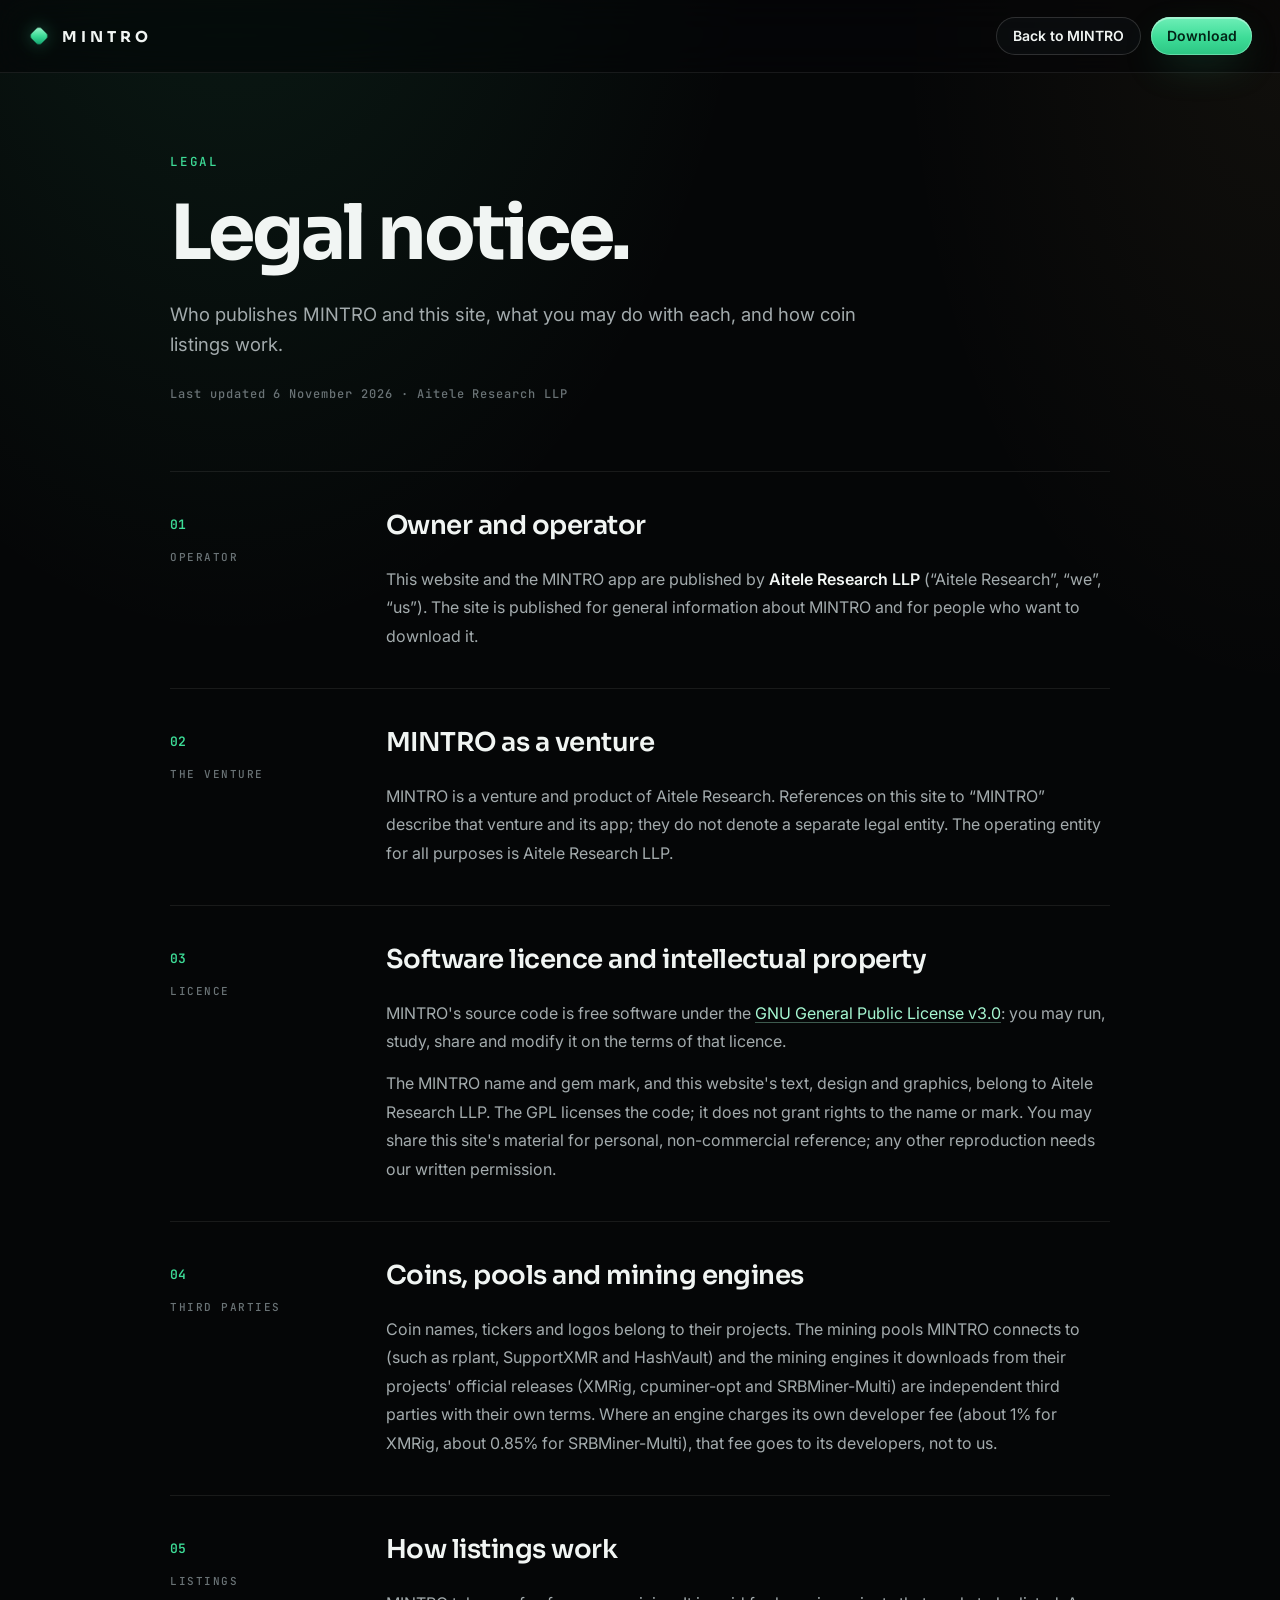
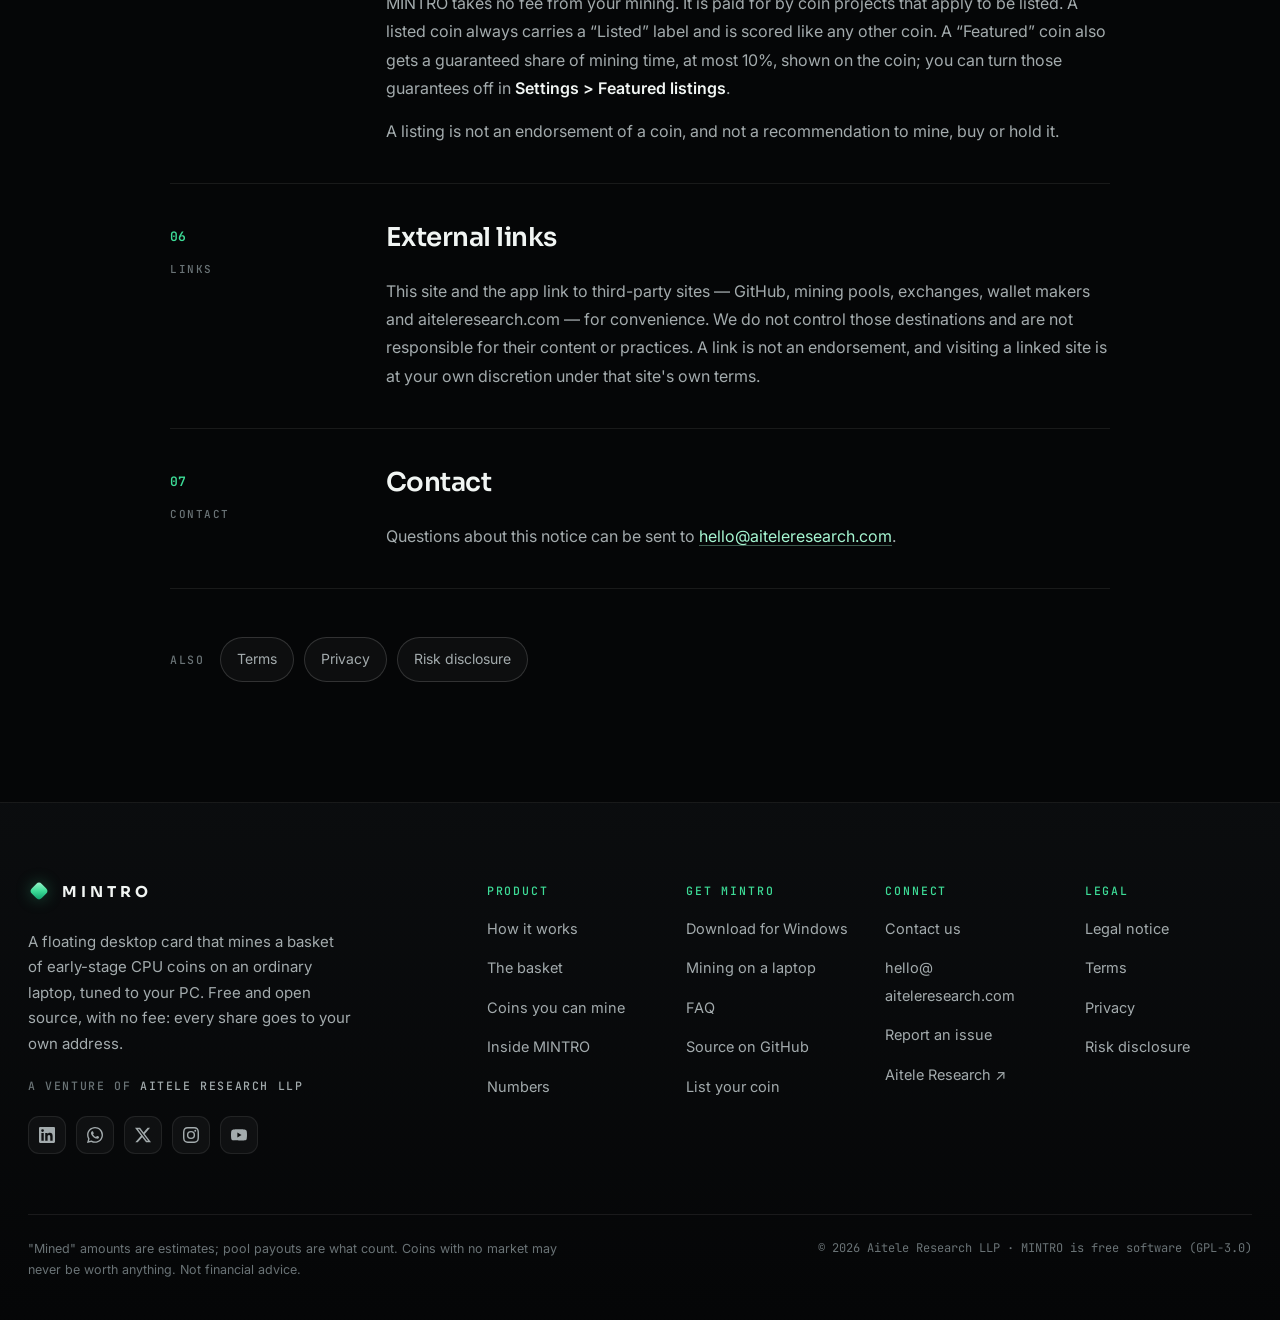
<file: docs/legal.html>
<!doctype html>
<html lang="en">
<head>
<meta charset="utf-8">
<meta name="viewport" content="width=device-width, initial-scale=1, viewport-fit=cover">
<title>Legal notice · MINTRO</title>
<meta name="description" content="Legal notice for MINTRO: who owns and runs it, the software licence, coins, pools and engines, paid listings, and how to contact us.">
<meta name="theme-color" content="#050607">
<meta name="robots" content="index, follow, max-image-preview:large, max-snippet:-1, max-video-preview:-1">
<meta name="author" content="Aitele Research LLP">
<meta name="application-name" content="MINTRO">
<meta name="apple-mobile-web-app-title" content="MINTRO">
<link rel="canonical" href="https://mintro.aiteleresearch.com/legal.html">
<link rel="alternate" hreflang="en" href="https://mintro.aiteleresearch.com/legal.html">
<link rel="alternate" hreflang="x-default" href="https://mintro.aiteleresearch.com/legal.html">
<link rel="icon" href="assets/favicon.svg" type="image/svg+xml">
<link rel="icon" href="assets/favicon-32.png" sizes="32x32" type="image/png">
<link rel="apple-touch-icon" href="assets/apple-touch-icon.png">
<link rel="manifest" href="site.webmanifest">
<meta property="og:type" content="website">
<meta property="og:site_name" content="MINTRO">
<meta property="og:locale" content="en_US">
<meta property="og:url" content="https://mintro.aiteleresearch.com/legal.html">
<meta property="og:title" content="Legal notice · MINTRO">
<meta property="og:description" content="Legal notice for MINTRO: who owns and runs it, the software licence, coins, pools and engines, paid listings, and how to contact us.">
<meta property="og:image" content="https://mintro.aiteleresearch.com/assets/og.jpg">
<meta property="og:image:type" content="image/jpeg">
<meta property="og:image:width" content="1200">
<meta property="og:image:height" content="630">
<meta property="og:image:alt" content="MINTRO: a mint crystal with a basket of coins in orbit, and the words Early coins. Ordinary laptop. Three clicks.">
<meta name="twitter:card" content="summary_large_image">
<meta name="twitter:site" content="@aiteleresearch">
<meta name="twitter:creator" content="@aiteleresearch">
<meta name="twitter:description" content="Legal notice for MINTRO: who owns and runs it, the software licence, coins, pools and engines, paid listings, and how to contact us.">
<meta name="twitter:image" content="https://mintro.aiteleresearch.com/assets/og.jpg">
<meta name="twitter:image:alt" content="MINTRO: a mint crystal with a basket of coins in orbit, and the words Early coins. Ordinary laptop. Three clicks.">
<meta name="twitter:title" content="Legal notice · MINTRO">
<link rel="preconnect" href="https://fonts.googleapis.com">
<link rel="preconnect" href="https://fonts.gstatic.com" crossorigin>
<link rel="stylesheet" href="https://fonts.googleapis.com/css2?family=Inter:wght@400;500;600&family=JetBrains+Mono:wght@400;500&family=Sora:wght@500;600;700&display=swap">
<link rel="stylesheet" href="assets/style.css">
<script defer src="assets/scrollbar.js"></script>
<script defer src="assets/stats.js"></script>
<script defer src="assets/download.js"></script>
<script type="application/ld+json" id="mintro-ld">
{
 "@context": "https://schema.org",
 "@graph": [
  {
   "@type": "Organization",
   "@id": "https://aiteleresearch.com/#organization",
   "name": "Aitele Research LLP",
   "url": "https://aiteleresearch.com",
   "logo": "https://aiteleresearch.com/logo.png",
   "email": "hello@aiteleresearch.com",
   "sameAs": [
    "https://www.linkedin.com/company/aitele",
    "https://x.com/aiteleresearch",
    "https://www.instagram.com/aiteleresearch/",
    "https://www.youtube.com/@aiteleresearch"
   ]
  },
  {
   "@type": "WebSite",
   "@id": "https://mintro.aiteleresearch.com/#website",
   "url": "https://mintro.aiteleresearch.com/",
   "name": "MINTRO",
   "alternateName": "MINTRO crypto mining app",
   "description": "MINTRO, a free and open-source crypto mining app for Windows laptops and desktops.",
   "inLanguage": "en",
   "publisher": {
    "@id": "https://aiteleresearch.com/#organization"
   }
  },
  {
   "@type": "WebPage",
   "@id": "https://mintro.aiteleresearch.com/legal.html#webpage",
   "url": "https://mintro.aiteleresearch.com/legal.html",
   "name": "Legal notice",
   "description": "Legal notice for MINTRO: who owns and runs it, the software licence, coins, pools and engines, paid listings, and how to contact us.",
   "isPartOf": {
    "@id": "https://mintro.aiteleresearch.com/#website"
   },
   "inLanguage": "en",
   "dateModified": "2026-11-09",
   "primaryImageOfPage": {
    "@type": "ImageObject",
    "url": "https://mintro.aiteleresearch.com/assets/og.jpg",
    "width": 1200,
    "height": 630
   },
   "breadcrumb": {
    "@id": "https://mintro.aiteleresearch.com/legal.html#breadcrumb"
   }
  },
  {
   "@type": "BreadcrumbList",
   "@id": "https://mintro.aiteleresearch.com/legal.html#breadcrumb",
   "itemListElement": [
    {
     "@type": "ListItem",
     "position": 1,
     "name": "MINTRO",
     "item": "https://mintro.aiteleresearch.com/"
    },
    {
     "@type": "ListItem",
     "position": 2,
     "name": "Legal notice",
     "item": "https://mintro.aiteleresearch.com/legal.html"
    }
   ]
  }
 ]
}
</script>
</head>
<body class="legal-page">

<header class="nav solid">
  <div class="wrap nav-in">
    <a class="brand" href="./" aria-label="MINTRO home"><span class="brand-gem"><i></i></span>MINTRO</a>
    <div class="nav-cta">
      <a class="btn small ghost hide-sm" href="./"><span>Back to MINTRO</span></a>
      <a class="btn small primary" data-href="download" href="https://mintro.aiteleresearch.com/download/latest"><span>Download</span></a>
    </div>
  </div>
</header>

<main class="legal">
  <div class="wrap legal-in">
    <header class="legal-head">
      <p class="eyebrow">Legal</p>
      <h1>Legal notice.</h1>
      <p class="legal-lede">Who publishes MINTRO and this site, what you may do with each, and how coin listings work.</p>
      <p class="legal-meta">Last updated 6 November 2026 · Aitele Research LLP</p>
    </header>
    <ol class="clauses">
      <li class="clause">
        <div class="c-idx"><span>01</span><small>Operator</small></div>
        <div class="c-body"><h2>Owner and operator</h2><p>This website and the MINTRO app are published by <strong>Aitele Research LLP</strong> (&ldquo;Aitele Research&rdquo;, &ldquo;we&rdquo;, &ldquo;us&rdquo;). The site is published for general information about MINTRO and for people who want to download it.</p></div>
      </li>
      <li class="clause">
        <div class="c-idx"><span>02</span><small>The venture</small></div>
        <div class="c-body"><h2>MINTRO as a venture</h2><p>MINTRO is a venture and product of Aitele Research. References on this site to &ldquo;MINTRO&rdquo; describe that venture and its app; they do not denote a separate legal entity. The operating entity for all purposes is Aitele Research LLP.</p></div>
      </li>
      <li class="clause">
        <div class="c-idx"><span>03</span><small>Licence</small></div>
        <div class="c-body"><h2>Software licence and intellectual property</h2><p>MINTRO's source code is free software under the <a href="https://github.com/aiteleresearch/mintro/blob/main/LICENSE">GNU General Public License v3.0</a>: you may run, study, share and modify it on the terms of that licence.</p><p>The MINTRO name and gem mark, and this website's text, design and graphics, belong to Aitele Research LLP. The GPL licenses the code; it does not grant rights to the name or mark. You may share this site's material for personal, non-commercial reference; any other reproduction needs our written permission.</p></div>
      </li>
      <li class="clause">
        <div class="c-idx"><span>04</span><small>Third parties</small></div>
        <div class="c-body"><h2>Coins, pools and mining engines</h2><p>Coin names, tickers and logos belong to their projects. The mining pools MINTRO connects to (such as rplant, SupportXMR and HashVault) and the mining engines it downloads from their projects' official releases (XMRig, cpuminer-opt and SRBMiner-Multi) are independent third parties with their own terms. Where an engine charges its own developer fee (about 1% for XMRig, about 0.85% for SRBMiner-Multi), that fee goes to its developers, not to us.</p></div>
      </li>
      <li class="clause">
        <div class="c-idx"><span>05</span><small>Listings</small></div>
        <div class="c-body"><h2>How listings work</h2><p>MINTRO takes no fee from your mining. It is paid for by coin projects that apply to be listed. A listed coin always carries a &ldquo;Listed&rdquo; label and is scored like any other coin. A &ldquo;Featured&rdquo; coin also gets a guaranteed share of mining time, at most 10%, shown on the coin; you can turn those guarantees off in <strong>Settings &gt; Featured listings</strong>.</p><p>A listing is not an endorsement of a coin, and not a recommendation to mine, buy or hold it.</p></div>
      </li>
      <li class="clause">
        <div class="c-idx"><span>06</span><small>Links</small></div>
        <div class="c-body"><h2>External links</h2><p>This site and the app link to third-party sites — GitHub, mining pools, exchanges, wallet makers and aiteleresearch.com — for convenience. We do not control those destinations and are not responsible for their content or practices. A link is not an endorsement, and visiting a linked site is at your own discretion under that site's own terms.</p></div>
      </li>
      <li class="clause">
        <div class="c-idx"><span>07</span><small>Contact</small></div>
        <div class="c-body"><h2>Contact</h2><p>Questions about this notice can be sent to <a href="mailto:hello@aiteleresearch.com">hello@aiteleresearch.com</a>.</p></div>
      </li>
    </ol>
    <nav class="legal-more" aria-label="More legal pages"><span>Also</span><a href="terms.html">Terms</a><a href="privacy.html">Privacy</a><a href="risk.html">Risk disclosure</a></nav>
  </div>
</main>

<footer class="foot">
  <div class="wrap">
    <div class="foot-top">
      <div class="foot-brand">
        <a class="brand" href="./#top" aria-label="MINTRO home"><span class="brand-gem"><i></i></span>MINTRO</a>
        <p class="foot-about">A floating desktop card that mines a basket of early-stage CPU coins on an ordinary laptop,
          tuned to your PC. Free and open source, with no fee: every share goes to your own address.</p>
        <p class="foot-venture">A venture of <a href="https://aiteleresearch.com" target="_blank" rel="noopener">Aitele Research LLP</a></p>
        <div class="social"><a href="https://www.linkedin.com/company/aitele" target="_blank" rel="noopener" aria-label="Aitele Research on LinkedIn"><svg viewBox="0 0 24 24" aria-hidden="true"><path d="M20.447 20.452h-3.554v-5.569c0-1.328-.027-3.037-1.852-3.037-1.853 0-2.136 1.445-2.136 2.939v5.667H9.351V9h3.414v1.561h.046c.477-.9 1.637-1.85 3.37-1.85 3.601 0 4.267 2.37 4.267 5.455v6.286zM5.337 7.433a2.062 2.062 0 0 1-2.063-2.065 2.064 2.064 0 1 1 2.063 2.065zm1.782 13.019H3.555V9h3.564v11.452zM22.225 0H1.771C.792 0 0 .774 0 1.729v20.542C0 23.227.792 24 1.771 24h20.451C23.2 24 24 23.227 24 22.271V1.729C24 .774 23.2 0 22.222 0h.003z"/></svg></a><a href="https://whatsapp.com/channel/0029VbCJPIf545uoE8NYVb2C" target="_blank" rel="noopener" aria-label="Aitele Research on WhatsApp channel"><svg viewBox="0 0 24 24" aria-hidden="true"><path d="M17.472 14.382c-.297-.149-1.758-.867-2.03-.967-.273-.099-.471-.148-.67.15-.197.297-.767.966-.94 1.164-.173.199-.347.223-.644.075-.297-.15-1.255-.463-2.39-1.475-.883-.788-1.48-1.761-1.653-2.059-.173-.297-.018-.458.13-.606.134-.133.298-.347.446-.52.149-.174.198-.298.298-.497.099-.198.05-.371-.025-.52-.075-.149-.669-1.612-.916-2.207-.242-.579-.487-.5-.669-.51-.173-.008-.371-.01-.57-.01-.198 0-.52.074-.792.372-.272.297-1.04 1.016-1.04 2.479 0 1.462 1.065 2.875 1.213 3.074.149.198 2.096 3.2 5.077 4.487.709.306 1.262.489 1.694.625.712.227 1.36.195 1.871.118.571-.085 1.758-.719 2.006-1.413.248-.694.248-1.289.173-1.413-.074-.124-.272-.198-.57-.347m-5.421 7.403h-.004a9.87 9.87 0 0 1-5.031-1.378l-.361-.214-3.741.982.998-3.648-.235-.374a9.86 9.86 0 0 1-1.51-5.26c.001-5.45 4.436-9.884 9.888-9.884 2.64 0 5.122 1.03 6.988 2.898a9.825 9.825 0 0 1 2.893 6.994c-.003 5.45-4.437 9.885-9.885 9.885M20.52 3.449C18.24 1.245 15.24 0 12.045 0 5.463 0 .104 5.359.101 11.947c0 2.096.547 4.142 1.588 5.945L0 24l6.335-1.652a11.96 11.96 0 0 0 5.71 1.448h.005c6.582 0 11.946-5.359 11.949-11.948 0-3.192-1.243-6.192-3.503-8.453z"/></svg></a><a href="https://x.com/aiteleresearch" target="_blank" rel="noopener" aria-label="Aitele Research on X"><svg viewBox="0 0 24 24" aria-hidden="true"><path d="M18.901 1.153h3.68l-8.04 9.19L24 22.846h-7.406l-5.8-7.584-6.638 7.584H.474l8.6-9.83L0 1.154h7.594l5.243 6.932ZM17.61 20.644h2.039L6.486 3.24H4.298Z"/></svg></a><a href="https://www.instagram.com/aiteleresearch/" target="_blank" rel="noopener" aria-label="Aitele Research on Instagram"><svg viewBox="0 0 24 24" aria-hidden="true"><path d="M12 2.163c3.204 0 3.584.012 4.85.07 3.252.148 4.771 1.691 4.919 4.919.058 1.265.069 1.645.069 4.849 0 3.205-.012 3.584-.069 4.849-.149 3.225-1.664 4.771-4.919 4.919-1.266.058-1.644.07-4.85.07-3.204 0-3.584-.012-4.849-.07-3.26-.149-4.771-1.699-4.919-4.92-.058-1.265-.07-1.644-.07-4.849 0-3.204.013-3.583.07-4.849.149-3.227 1.664-4.771 4.919-4.919 1.266-.057 1.645-.069 4.849-.069zM12 0C8.741 0 8.333.014 7.053.072 2.695.272.273 2.69.073 7.052.014 8.333 0 8.741 0 12c0 3.259.014 3.668.072 4.948.2 4.358 2.618 6.78 6.98 6.98C8.333 23.986 8.741 24 12 24c3.259 0 3.668-.014 4.948-.072 4.354-.2 6.782-2.618 6.979-6.98.059-1.28.073-1.689.073-4.948 0-3.259-.014-3.667-.072-4.947-.196-4.354-2.617-6.78-6.979-6.98C15.668.014 15.259 0 12 0zm0 5.838a6.162 6.162 0 1 0 0 12.324 6.162 6.162 0 0 0 0-12.324zM12 16a4 4 0 1 1 0-8 4 4 0 0 1 0 8zm6.406-11.845a1.44 1.44 0 1 0 0 2.881 1.44 1.44 0 0 0 0-2.881z"/></svg></a><a href="https://www.youtube.com/@aiteleresearch" target="_blank" rel="noopener" aria-label="Aitele Research on YouTube"><svg viewBox="0 0 24 24" aria-hidden="true"><path d="M23.498 6.186a3.016 3.016 0 0 0-2.122-2.136C19.505 3.545 12 3.545 12 3.545s-7.505 0-9.377.505A3.017 3.017 0 0 0 .502 6.186C0 8.07 0 12 0 12s0 3.93.502 5.814a3.016 3.016 0 0 0 2.122 2.136c1.871.505 9.376.505 9.376.505s7.505 0 9.377-.505a3.015 3.015 0 0 0 2.122-2.136C24 15.93 24 12 24 12s0-3.93-.502-5.814zM9.545 15.568V8.432L15.818 12l-6.273 3.568z"/></svg></a></div>
      </div>
      <nav class="foot-cols" aria-label="Footer">
        <div>
          <p class="foot-h">Product</p>
          <ul>
            <li><a href="./#how">How it works</a></li>
            <li><a href="./#basket">The basket</a></li>
            <li><a href="coins.html">Coins you can mine</a></li>
            <li><a href="./#features">Inside MINTRO</a></li>
            <li><a href="./#numbers">Numbers</a></li>
          </ul>
        </div>
        <div>
          <p class="foot-h">Get MINTRO</p>
          <ul>
            <li><a href="download.html">Download for Windows</a></li>
            <li><a href="mine-crypto-on-a-laptop.html">Mining on a laptop</a></li>
            <li><a href="faq.html">FAQ</a></li>
            <li><a href="https://github.com/aiteleresearch/mintro">Source on GitHub</a></li>
            <li><a href="./#list">List your coin</a></li>
          </ul>
        </div>
        <div>
          <p class="foot-h">Connect</p>
          <ul>
            <li><a href="contact.html">Contact us</a></li>
            <li><a href="mailto:hello@aiteleresearch.com">hello@<wbr>aiteleresearch.com</a></li>
            <li><a href="https://github.com/aiteleresearch/mintro/issues" target="_blank" rel="noopener">Report an issue</a></li>
            <li><a href="https://aiteleresearch.com" target="_blank" rel="noopener">Aitele Research ↗</a></li>
          </ul>
        </div>
        <div>
          <p class="foot-h">Legal</p>
          <ul>
            <li><a href="legal.html">Legal notice</a></li>
            <li><a href="terms.html">Terms</a></li>
            <li><a href="privacy.html">Privacy</a></li>
            <li><a href="risk.html">Risk disclosure</a></li>
          </ul>
        </div>
      </nav>
    </div>
    <div class="foot-bottom">
      <p class="fine">"Mined" amounts are estimates; pool payouts are what count. Coins with no market may never be worth
        anything. Not financial advice.</p>
      <p class="fine foot-copy">© <span id="year">2026</span> Aitele Research LLP · MINTRO is free software (GPL-3.0)</p>
    </div>
  </div>
</footer>
<script>document.getElementById('year').textContent = new Date().getFullYear();</script>
</body>
</html>
</file>
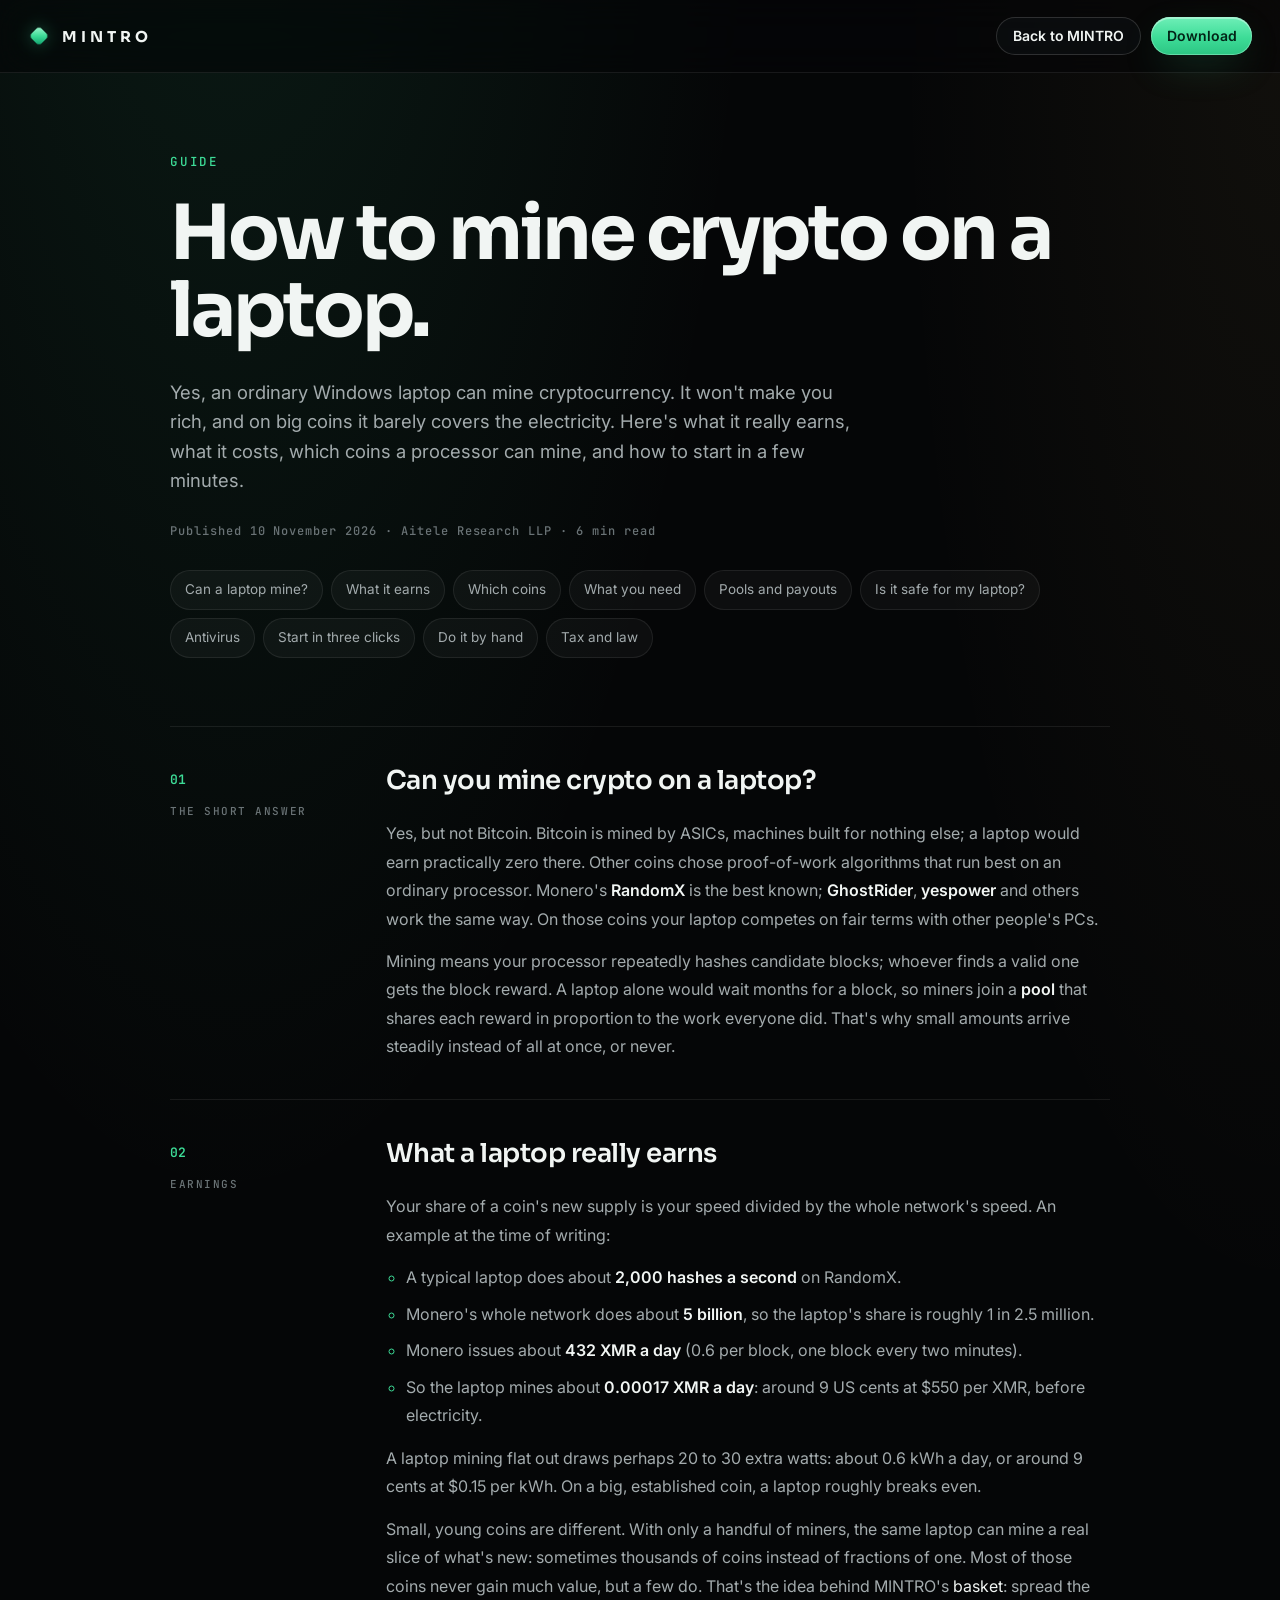
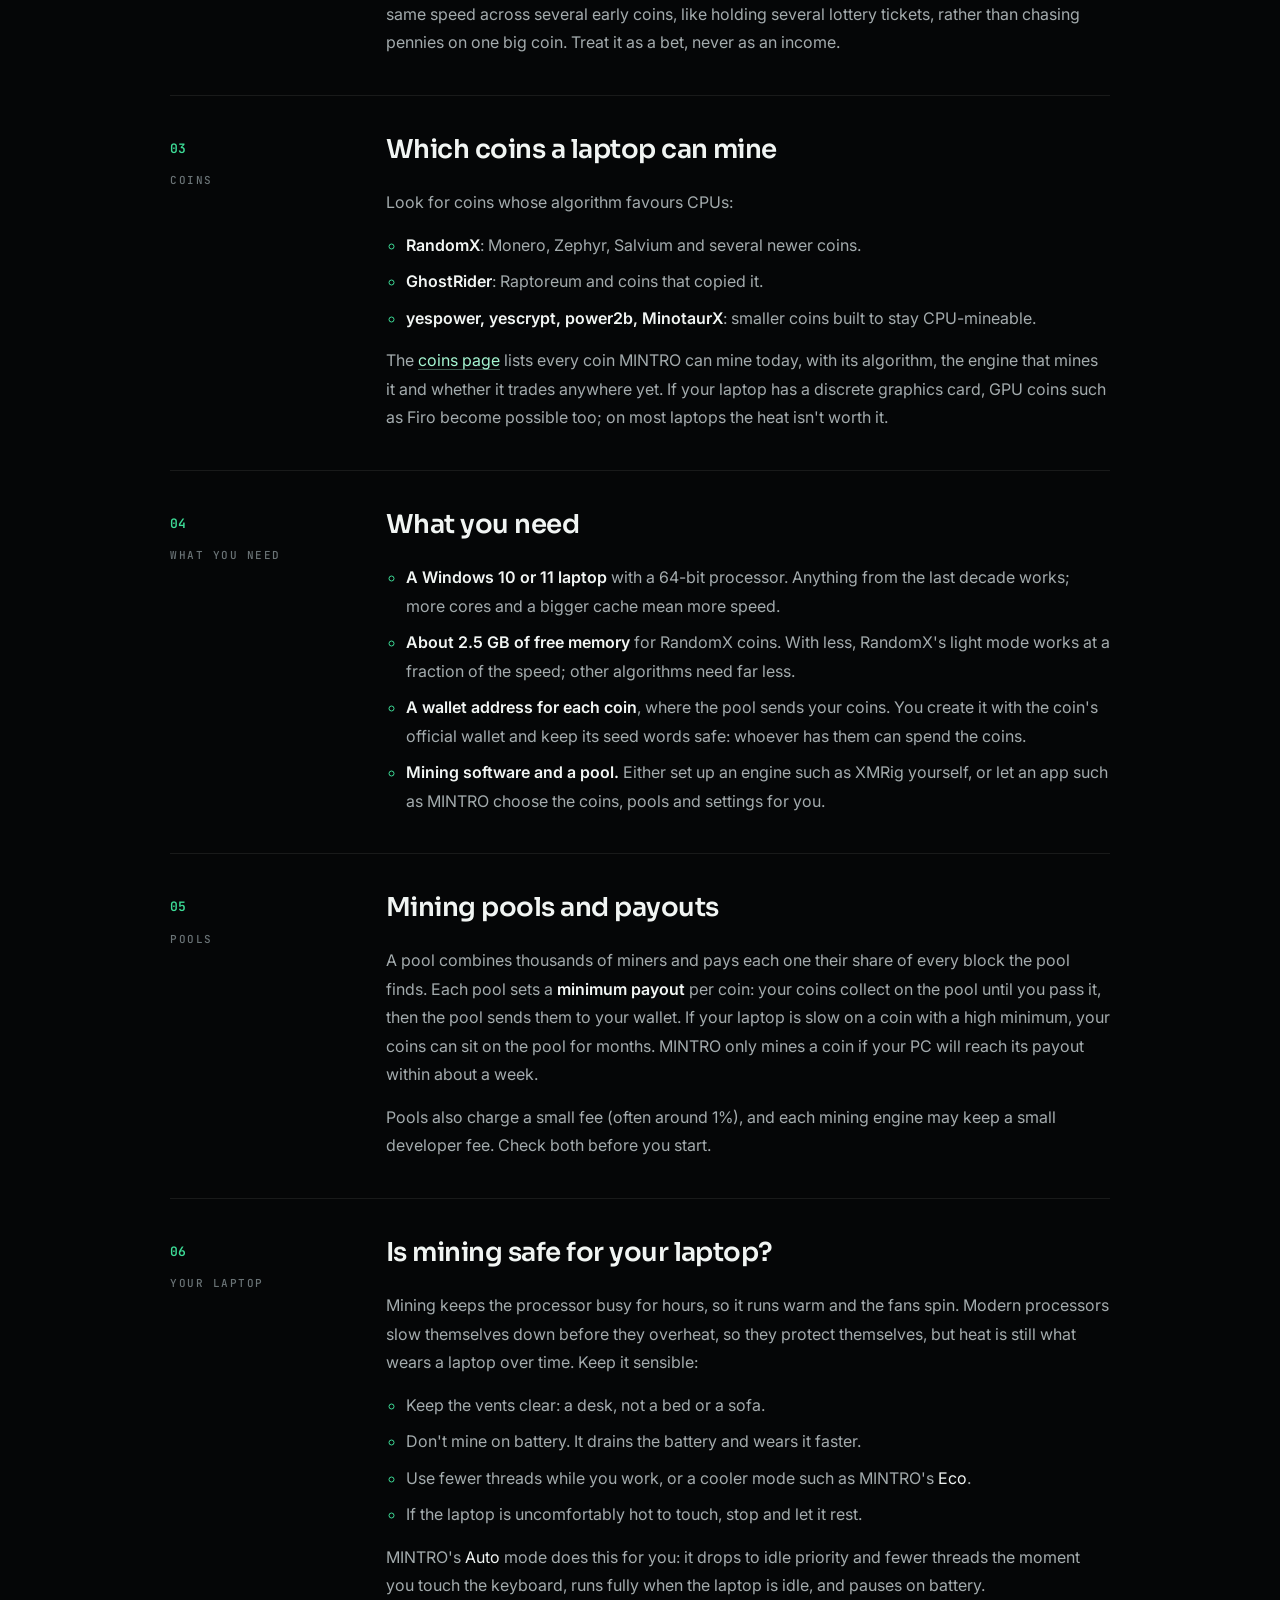
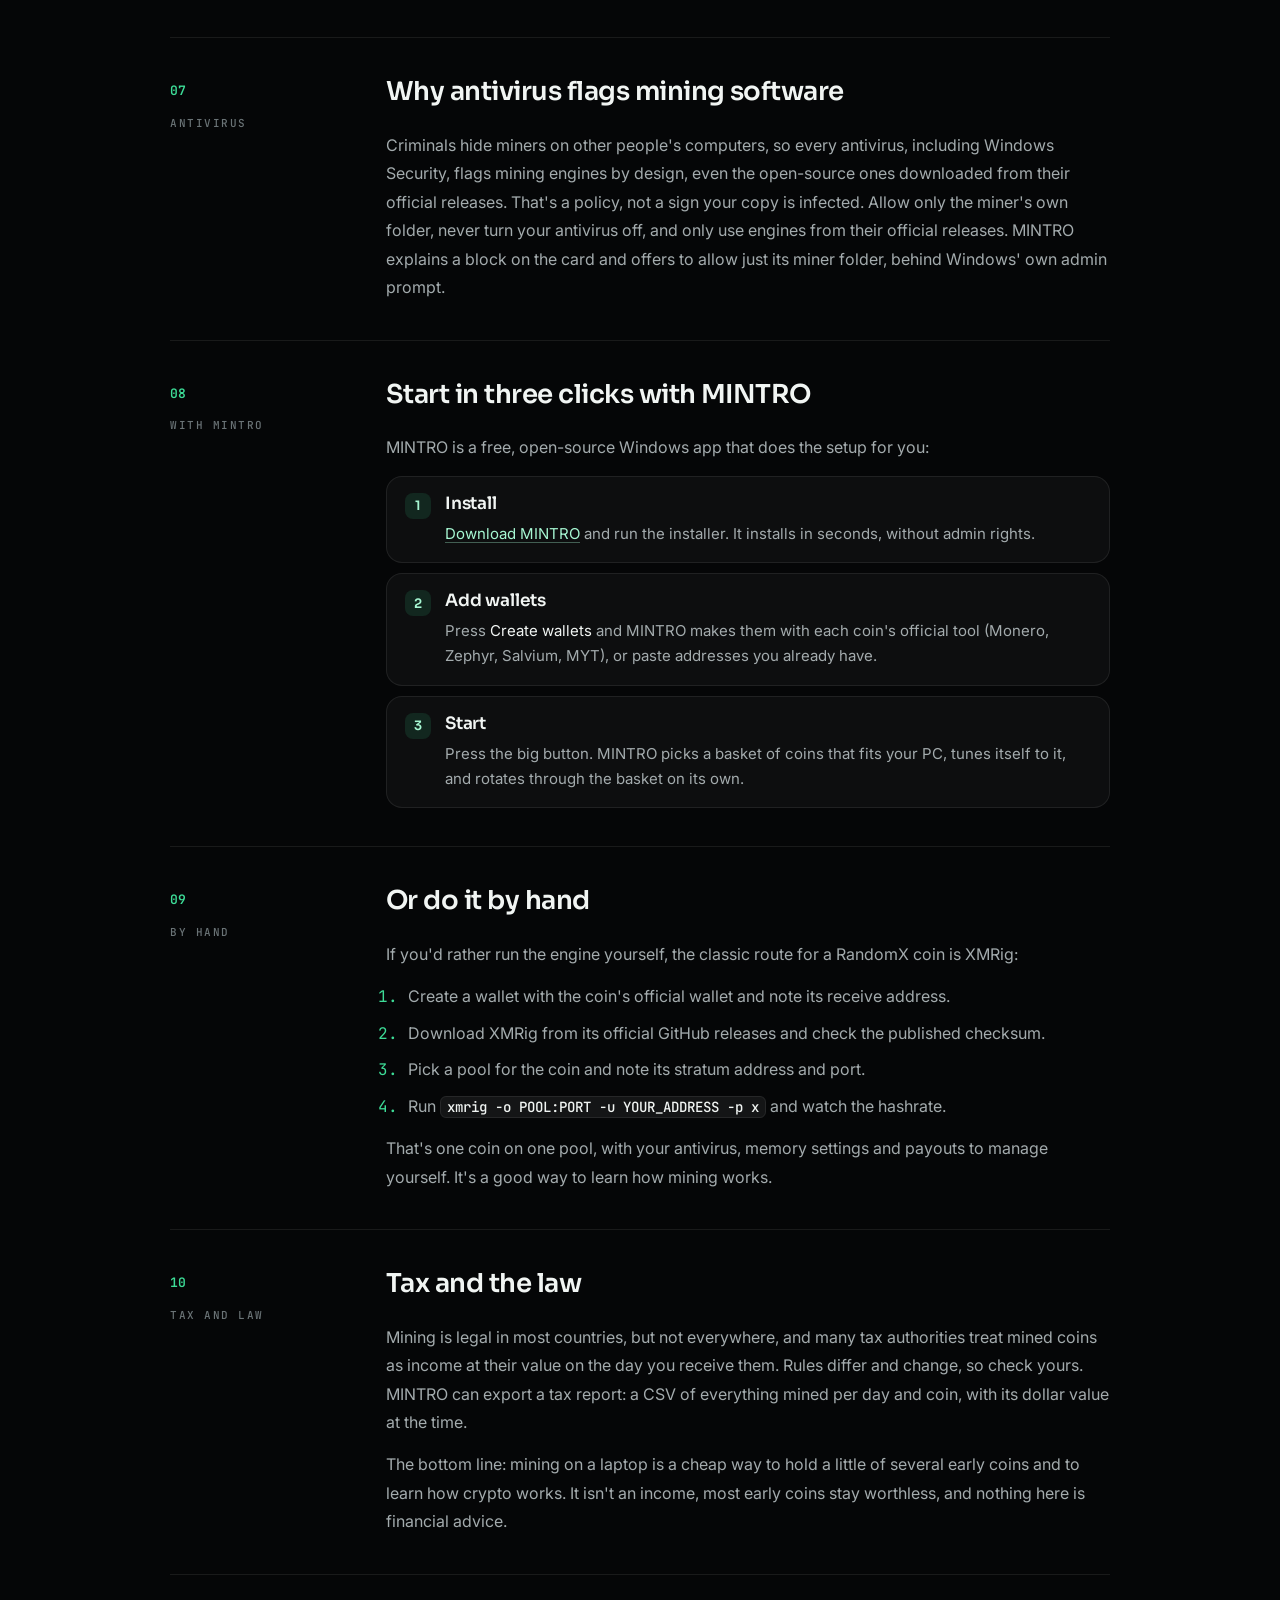
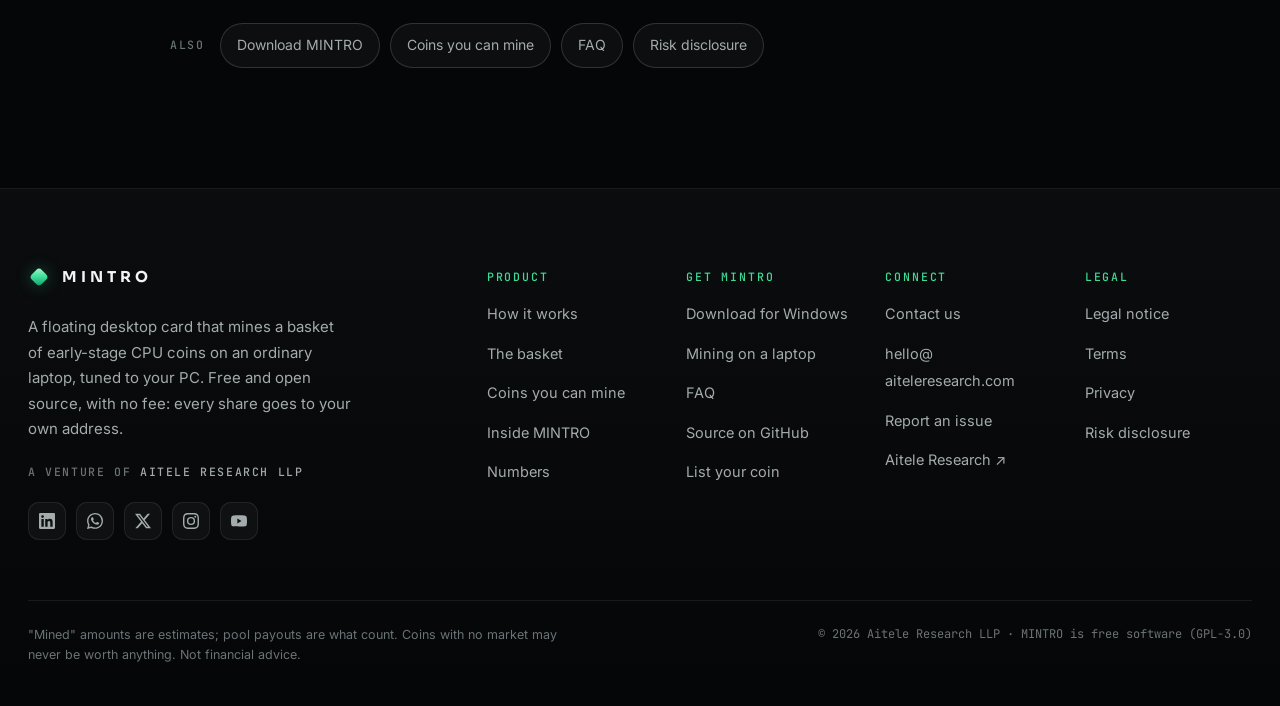
<file: docs/mine-crypto-on-a-laptop.html>
<!doctype html>
<html lang="en">
<head>
<meta charset="utf-8">
<meta name="viewport" content="width=device-width, initial-scale=1, viewport-fit=cover">
<title>How to mine crypto on a laptop (an honest guide) · MINTRO</title>
<meta name="description" content="Can you mine crypto on a laptop? What it really earns, what it costs in electricity and heat, which coins a CPU can mine, and how to start safely.">
<meta name="theme-color" content="#050607">
<meta name="robots" content="index, follow, max-image-preview:large, max-snippet:-1, max-video-preview:-1">
<meta name="author" content="Aitele Research LLP">
<meta name="application-name" content="MINTRO">
<meta name="apple-mobile-web-app-title" content="MINTRO">
<link rel="canonical" href="https://mintro.aiteleresearch.com/mine-crypto-on-a-laptop.html">
<link rel="alternate" hreflang="en" href="https://mintro.aiteleresearch.com/mine-crypto-on-a-laptop.html">
<link rel="alternate" hreflang="x-default" href="https://mintro.aiteleresearch.com/mine-crypto-on-a-laptop.html">
<link rel="icon" href="assets/favicon.svg" type="image/svg+xml">
<link rel="icon" href="assets/favicon-32.png" sizes="32x32" type="image/png">
<link rel="apple-touch-icon" href="assets/apple-touch-icon.png">
<link rel="manifest" href="site.webmanifest">
<meta property="og:type" content="article">
<meta property="og:site_name" content="MINTRO">
<meta property="og:locale" content="en_US">
<meta property="og:url" content="https://mintro.aiteleresearch.com/mine-crypto-on-a-laptop.html">
<meta property="og:title" content="How to mine crypto on a laptop: an honest guide">
<meta property="og:description" content="What a laptop really earns, what it costs, which coins a CPU can mine, and how to start safely.">
<meta property="og:image" content="https://mintro.aiteleresearch.com/assets/og.jpg">
<meta property="og:image:type" content="image/jpeg">
<meta property="og:image:width" content="1200">
<meta property="og:image:height" content="630">
<meta property="og:image:alt" content="MINTRO: a mint crystal with a basket of coins in orbit, and the words Early coins. Ordinary laptop. Three clicks.">
<meta property="article:published_time" content="2026-11-10">
<meta property="article:modified_time" content="2026-11-10">
<meta name="twitter:card" content="summary_large_image">
<meta name="twitter:site" content="@aiteleresearch">
<meta name="twitter:creator" content="@aiteleresearch">
<meta name="twitter:description" content="What a laptop really earns, what it costs, which coins a CPU can mine, and how to start safely.">
<meta name="twitter:image" content="https://mintro.aiteleresearch.com/assets/og.jpg">
<meta name="twitter:image:alt" content="MINTRO: a mint crystal with a basket of coins in orbit, and the words Early coins. Ordinary laptop. Three clicks.">
<meta name="twitter:title" content="How to mine crypto on a laptop: an honest guide">
<link rel="preconnect" href="https://fonts.googleapis.com">
<link rel="preconnect" href="https://fonts.gstatic.com" crossorigin>
<link rel="stylesheet" href="https://fonts.googleapis.com/css2?family=Inter:wght@400;500;600&family=JetBrains+Mono:wght@400;500&family=Sora:wght@500;600;700&display=swap">
<link rel="stylesheet" href="assets/style.css">
<script defer src="assets/scrollbar.js"></script>
<script defer src="assets/stats.js"></script>
<script defer src="assets/download.js"></script>
<script type="application/ld+json" id="mintro-ld">
{
 "@context": "https://schema.org",
 "@graph": [
  {
   "@type": "Organization",
   "@id": "https://aiteleresearch.com/#organization",
   "name": "Aitele Research LLP",
   "url": "https://aiteleresearch.com",
   "logo": "https://aiteleresearch.com/logo.png",
   "email": "hello@aiteleresearch.com",
   "sameAs": [
    "https://www.linkedin.com/company/aitele",
    "https://x.com/aiteleresearch",
    "https://www.instagram.com/aiteleresearch/",
    "https://www.youtube.com/@aiteleresearch"
   ]
  },
  {
   "@type": "WebSite",
   "@id": "https://mintro.aiteleresearch.com/#website",
   "url": "https://mintro.aiteleresearch.com/",
   "name": "MINTRO",
   "alternateName": "MINTRO crypto mining app",
   "description": "MINTRO, a free and open-source crypto mining app for Windows laptops and desktops.",
   "inLanguage": "en",
   "publisher": {
    "@id": "https://aiteleresearch.com/#organization"
   }
  },
  {
   "@type": "WebPage",
   "@id": "https://mintro.aiteleresearch.com/mine-crypto-on-a-laptop.html#webpage",
   "url": "https://mintro.aiteleresearch.com/mine-crypto-on-a-laptop.html",
   "name": "How to mine crypto on a laptop (an honest guide)",
   "description": "Can you mine crypto on a laptop? What it really earns, what it costs in electricity and heat, which coins a CPU can mine, and how to start safely.",
   "isPartOf": {
    "@id": "https://mintro.aiteleresearch.com/#website"
   },
   "inLanguage": "en",
   "dateModified": "2026-11-10",
   "primaryImageOfPage": {
    "@type": "ImageObject",
    "url": "https://mintro.aiteleresearch.com/assets/og.jpg",
    "width": 1200,
    "height": 630
   },
   "breadcrumb": {
    "@id": "https://mintro.aiteleresearch.com/mine-crypto-on-a-laptop.html#breadcrumb"
   },
   "mainEntity": {
    "@id": "https://mintro.aiteleresearch.com/mine-crypto-on-a-laptop.html#article"
   }
  },
  {
   "@type": "BreadcrumbList",
   "@id": "https://mintro.aiteleresearch.com/mine-crypto-on-a-laptop.html#breadcrumb",
   "itemListElement": [
    {
     "@type": "ListItem",
     "position": 1,
     "name": "MINTRO",
     "item": "https://mintro.aiteleresearch.com/"
    },
    {
     "@type": "ListItem",
     "position": 2,
     "name": "Mining crypto on a laptop",
     "item": "https://mintro.aiteleresearch.com/mine-crypto-on-a-laptop.html"
    }
   ]
  },
  {
   "@type": "Article",
   "@id": "https://mintro.aiteleresearch.com/mine-crypto-on-a-laptop.html#article",
   "headline": "How to mine crypto on a laptop.",
   "description": "Can you mine crypto on a laptop? What it really earns, what it costs in electricity and heat, which coins a CPU can mine, and how to start safely.",
   "image": "https://mintro.aiteleresearch.com/assets/og.jpg",
   "inLanguage": "en",
   "wordCount": 1272,
   "datePublished": "2026-11-10",
   "dateModified": "2026-11-10",
   "author": {
    "@id": "https://aiteleresearch.com/#organization"
   },
   "publisher": {
    "@id": "https://aiteleresearch.com/#organization"
   },
   "mainEntityOfPage": {
    "@id": "https://mintro.aiteleresearch.com/mine-crypto-on-a-laptop.html#webpage"
   },
   "about": [
    {
     "@type": "Thing",
     "name": "Cryptocurrency mining"
    },
    {
     "@type": "Thing",
     "name": "CPU mining"
    }
   ],
   "mentions": {
    "@id": "https://mintro.aiteleresearch.com/#app"
   }
  }
 ]
}
</script>
</head>
<body class="legal-page">

<header class="nav solid">
  <div class="wrap nav-in">
    <a class="brand" href="./" aria-label="MINTRO home"><span class="brand-gem"><i></i></span>MINTRO</a>
    <div class="nav-cta">
      <a class="btn small ghost hide-sm" href="./"><span>Back to MINTRO</span></a>
      <a class="btn small primary" data-href="download" href="https://mintro.aiteleresearch.com/download/latest"><span>Download</span></a>
    </div>
  </div>
</header>

<main class="legal">
  <div class="wrap legal-in">
    <header class="legal-head">
      <p class="eyebrow">Guide</p>
      <h1>How to mine crypto on a laptop.</h1>
      <p class="legal-lede">Yes, an ordinary Windows laptop can mine cryptocurrency. It won't make you rich, and on big
        coins it barely covers the electricity. Here's what it really earns, what it costs, which coins a processor can
        mine, and how to start in a few minutes.</p>
      <p class="legal-meta">Published <time datetime="2026-11-10">10 November 2026</time> · Aitele Research LLP · 6 min read</p>
      <nav class="toc" aria-label="In this guide">
        <a href="#can-you">Can a laptop mine?</a><a href="#earnings">What it earns</a><a href="#coins">Which coins</a>
        <a href="#need">What you need</a><a href="#pools">Pools and payouts</a><a href="#safe">Is it safe for my laptop?</a>
        <a href="#antivirus">Antivirus</a><a href="#start">Start in three clicks</a><a href="#manual">Do it by hand</a>
        <a href="#tax">Tax and law</a>
      </nav>
    </header>
    <ol class="clauses">
      <li class="clause" id="can-you">
        <div class="c-idx"><span>01</span><small>The short answer</small></div>
        <div class="c-body"><h2>Can you mine crypto on a laptop?</h2>
          <p>Yes, but not Bitcoin. Bitcoin is mined by ASICs, machines built for nothing else; a laptop would earn
            practically zero there. Other coins chose proof-of-work algorithms that run best on an ordinary processor.
            Monero's <strong>RandomX</strong> is the best known; <strong>GhostRider</strong>, <strong>yespower</strong> and
            others work the same way. On those coins your laptop competes on fair terms with other people's PCs.</p>
          <p>Mining means your processor repeatedly hashes candidate blocks; whoever finds a valid one gets the block
            reward. A laptop alone would wait months for a block, so miners join a <strong>pool</strong> that shares each
            reward in proportion to the work everyone did. That's why small amounts arrive steadily instead of
            all at once, or never.</p></div>
      </li>
      <li class="clause" id="earnings">
        <div class="c-idx"><span>02</span><small>Earnings</small></div>
        <div class="c-body"><h2>What a laptop really earns</h2>
          <p>Your share of a coin's new supply is your speed divided by the whole network's speed. An example at the time
            of writing:</p>
          <ul>
            <li>A typical laptop does about <strong>2,000 hashes a second</strong> on RandomX.</li>
            <li>Monero's whole network does about <strong>5 billion</strong>, so the laptop's share is roughly 1 in
              2.5 million.</li>
            <li>Monero issues about <strong>432 XMR a day</strong> (0.6 per block, one block every two minutes).</li>
            <li>So the laptop mines about <strong>0.00017 XMR a day</strong>: around 9 US cents at $550 per XMR, before
              electricity.</li>
          </ul>
          <p>A laptop mining flat out draws perhaps 20 to 30 extra watts: about 0.6 kWh a day, or around 9 cents at
            $0.15 per kWh. On a big, established coin, a laptop roughly breaks even.</p>
          <p>Small, young coins are different. With only a handful of miners, the same laptop can mine a real slice of
            what's new: sometimes thousands of coins instead of fractions of one. Most of those coins never gain much value,
            but a few do. That's the idea behind MINTRO's <em>basket</em>: spread the same speed across several early coins,
            like holding several lottery tickets, rather than chasing pennies on one big coin. Treat it as a bet, never as
            an income.</p></div>
      </li>
      <li class="clause" id="coins">
        <div class="c-idx"><span>03</span><small>Coins</small></div>
        <div class="c-body"><h2>Which coins a laptop can mine</h2>
          <p>Look for coins whose algorithm favours CPUs:</p>
          <ul>
            <li><strong>RandomX</strong>: Monero, Zephyr, Salvium and several newer coins.</li>
            <li><strong>GhostRider</strong>: Raptoreum and coins that copied it.</li>
            <li><strong>yespower, yescrypt, power2b, MinotaurX</strong>: smaller coins built to stay CPU-mineable.</li>
          </ul>
          <p>The <a href="coins.html">coins page</a> lists every coin MINTRO can mine today, with its algorithm, the
            engine that mines it and whether it trades anywhere yet. If your laptop has a discrete graphics card, GPU
            coins such as Firo become possible too; on most laptops the heat isn't worth it.</p></div>
      </li>
      <li class="clause" id="need">
        <div class="c-idx"><span>04</span><small>What you need</small></div>
        <div class="c-body"><h2>What you need</h2>
          <ul>
            <li><strong>A Windows 10 or 11 laptop</strong> with a 64-bit processor. Anything from the last decade
              works; more cores and a bigger cache mean more speed.</li>
            <li><strong>About 2.5 GB of free memory</strong> for RandomX coins. With less, RandomX's light mode works at a
              fraction of the speed; other algorithms need far less.</li>
            <li><strong>A wallet address for each coin</strong>, where the pool sends your coins. You create it with the
              coin's official wallet and keep its seed words safe: whoever has them can spend the coins.</li>
            <li><strong>Mining software and a pool.</strong> Either set up an engine such as XMRig yourself, or let an
              app such as MINTRO choose the coins, pools and settings for you.</li>
          </ul></div>
      </li>
      <li class="clause" id="pools">
        <div class="c-idx"><span>05</span><small>Pools</small></div>
        <div class="c-body"><h2>Mining pools and payouts</h2>
          <p>A pool combines thousands of miners and pays each one their share of every block the pool finds. Each pool sets
            a <strong>minimum payout</strong> per coin: your coins collect on the pool until you pass it, then the pool sends
            them to your wallet. If your laptop is slow on a coin with a high minimum, your coins can sit on the pool for
            months. MINTRO only mines a coin if your PC will reach its payout within about a week.</p>
          <p>Pools also charge a small fee (often around 1%), and each mining engine may keep a small developer fee. Check
            both before you start.</p></div>
      </li>
      <li class="clause" id="safe">
        <div class="c-idx"><span>06</span><small>Your laptop</small></div>
        <div class="c-body"><h2>Is mining safe for your laptop?</h2>
          <p>Mining keeps the processor busy for hours, so it runs warm and the fans spin. Modern processors slow themselves
            down before they overheat, so they protect themselves, but heat is still what wears a laptop over time. Keep it
            sensible:</p>
          <ul>
            <li>Keep the vents clear: a desk, not a bed or a sofa.</li>
            <li>Don't mine on battery. It drains the battery and wears it faster.</li>
            <li>Use fewer threads while you work, or a cooler mode such as MINTRO's <em>Eco</em>.</li>
            <li>If the laptop is uncomfortably hot to touch, stop and let it rest.</li>
          </ul>
          <p>MINTRO's <em>Auto</em> mode does this for you: it drops to idle priority and fewer threads the moment you touch
            the keyboard, runs fully when the laptop is idle, and pauses on battery.</p></div>
      </li>
      <li class="clause" id="antivirus">
        <div class="c-idx"><span>07</span><small>Antivirus</small></div>
        <div class="c-body"><h2>Why antivirus flags mining software</h2>
          <p>Criminals hide miners on other people's computers, so every antivirus, including Windows Security, flags mining
            engines by design, even the open-source ones downloaded from their official releases. That's a policy, not a sign
            your copy is infected. Allow only the miner's own folder, never turn your antivirus off, and only use engines
            from their official releases. MINTRO explains a block on the card and offers to allow just its miner folder,
            behind Windows' own admin prompt.</p></div>
      </li>
      <li class="clause" id="start">
        <div class="c-idx"><span>08</span><small>With MINTRO</small></div>
        <div class="c-body"><h2>Start in three clicks with MINTRO</h2>
          <p>MINTRO is a free, open-source Windows app that does the setup for you:</p>
          <ol class="howto">
            <li><h3>Install</h3><p><a href="download.html">Download MINTRO</a> and run the installer. It installs in seconds,
              without admin rights.</p></li>
            <li><h3>Add wallets</h3><p>Press <em>Create wallets</em> and MINTRO makes them with each coin's official tool
              (Monero, Zephyr, Salvium, MYT), or paste addresses you already have.</p></li>
            <li><h3>Start</h3><p>Press the big button. MINTRO picks a basket of coins that fits your PC, tunes itself to it,
              and rotates through the basket on its own.</p></li>
          </ol></div>
      </li>
      <li class="clause" id="manual">
        <div class="c-idx"><span>09</span><small>By hand</small></div>
        <div class="c-body"><h2>Or do it by hand</h2>
          <p>If you'd rather run the engine yourself, the classic route for a RandomX coin is XMRig:</p>
          <ol>
            <li>Create a wallet with the coin's official wallet and note its receive address.</li>
            <li>Download XMRig from its official GitHub releases and check the published checksum.</li>
            <li>Pick a pool for the coin and note its stratum address and port.</li>
            <li>Run <code>xmrig -o POOL:PORT -u YOUR_ADDRESS -p x</code> and watch the hashrate.</li>
          </ol>
          <p>That's one coin on one pool, with your antivirus, memory settings and payouts to manage yourself. It's a good way
            to learn how mining works.</p></div>
      </li>
      <li class="clause" id="tax">
        <div class="c-idx"><span>10</span><small>Tax and law</small></div>
        <div class="c-body"><h2>Tax and the law</h2>
          <p>Mining is legal in most countries, but not everywhere, and many tax authorities treat mined coins as income at
            their value on the day you receive them. Rules differ and change, so check yours. MINTRO can export a tax report:
            a CSV of everything mined per day and coin, with its dollar value at the time.</p>
          <p>The bottom line: mining on a laptop is a cheap way to hold a little of several early coins and to learn how
            crypto works. It isn't an income, most early coins stay worthless, and nothing here is financial advice.</p></div>
      </li>
    </ol>
    <nav class="legal-more" aria-label="More about MINTRO"><span>Also</span><a href="download.html">Download MINTRO</a><a href="coins.html">Coins you can mine</a><a href="faq.html">FAQ</a><a href="risk.html">Risk disclosure</a></nav>
  </div>
</main>

<footer class="foot">
  <div class="wrap">
    <div class="foot-top">
      <div class="foot-brand">
        <a class="brand" href="./#top" aria-label="MINTRO home"><span class="brand-gem"><i></i></span>MINTRO</a>
        <p class="foot-about">A floating desktop card that mines a basket of early-stage CPU coins on an ordinary laptop,
          tuned to your PC. Free and open source, with no fee: every share goes to your own address.</p>
        <p class="foot-venture">A venture of <a href="https://aiteleresearch.com" target="_blank" rel="noopener">Aitele Research LLP</a></p>
        <div class="social"><a href="https://www.linkedin.com/company/aitele" target="_blank" rel="noopener" aria-label="Aitele Research on LinkedIn"><svg viewBox="0 0 24 24" aria-hidden="true"><path d="M20.447 20.452h-3.554v-5.569c0-1.328-.027-3.037-1.852-3.037-1.853 0-2.136 1.445-2.136 2.939v5.667H9.351V9h3.414v1.561h.046c.477-.9 1.637-1.85 3.37-1.85 3.601 0 4.267 2.37 4.267 5.455v6.286zM5.337 7.433a2.062 2.062 0 0 1-2.063-2.065 2.064 2.064 0 1 1 2.063 2.065zm1.782 13.019H3.555V9h3.564v11.452zM22.225 0H1.771C.792 0 0 .774 0 1.729v20.542C0 23.227.792 24 1.771 24h20.451C23.2 24 24 23.227 24 22.271V1.729C24 .774 23.2 0 22.222 0h.003z"/></svg></a><a href="https://whatsapp.com/channel/0029VbCJPIf545uoE8NYVb2C" target="_blank" rel="noopener" aria-label="Aitele Research on WhatsApp channel"><svg viewBox="0 0 24 24" aria-hidden="true"><path d="M17.472 14.382c-.297-.149-1.758-.867-2.03-.967-.273-.099-.471-.148-.67.15-.197.297-.767.966-.94 1.164-.173.199-.347.223-.644.075-.297-.15-1.255-.463-2.39-1.475-.883-.788-1.48-1.761-1.653-2.059-.173-.297-.018-.458.13-.606.134-.133.298-.347.446-.52.149-.174.198-.298.298-.497.099-.198.05-.371-.025-.52-.075-.149-.669-1.612-.916-2.207-.242-.579-.487-.5-.669-.51-.173-.008-.371-.01-.57-.01-.198 0-.52.074-.792.372-.272.297-1.04 1.016-1.04 2.479 0 1.462 1.065 2.875 1.213 3.074.149.198 2.096 3.2 5.077 4.487.709.306 1.262.489 1.694.625.712.227 1.36.195 1.871.118.571-.085 1.758-.719 2.006-1.413.248-.694.248-1.289.173-1.413-.074-.124-.272-.198-.57-.347m-5.421 7.403h-.004a9.87 9.87 0 0 1-5.031-1.378l-.361-.214-3.741.982.998-3.648-.235-.374a9.86 9.86 0 0 1-1.51-5.26c.001-5.45 4.436-9.884 9.888-9.884 2.64 0 5.122 1.03 6.988 2.898a9.825 9.825 0 0 1 2.893 6.994c-.003 5.45-4.437 9.885-9.885 9.885M20.52 3.449C18.24 1.245 15.24 0 12.045 0 5.463 0 .104 5.359.101 11.947c0 2.096.547 4.142 1.588 5.945L0 24l6.335-1.652a11.96 11.96 0 0 0 5.71 1.448h.005c6.582 0 11.946-5.359 11.949-11.948 0-3.192-1.243-6.192-3.503-8.453z"/></svg></a><a href="https://x.com/aiteleresearch" target="_blank" rel="noopener" aria-label="Aitele Research on X"><svg viewBox="0 0 24 24" aria-hidden="true"><path d="M18.901 1.153h3.68l-8.04 9.19L24 22.846h-7.406l-5.8-7.584-6.638 7.584H.474l8.6-9.83L0 1.154h7.594l5.243 6.932ZM17.61 20.644h2.039L6.486 3.24H4.298Z"/></svg></a><a href="https://www.instagram.com/aiteleresearch/" target="_blank" rel="noopener" aria-label="Aitele Research on Instagram"><svg viewBox="0 0 24 24" aria-hidden="true"><path d="M12 2.163c3.204 0 3.584.012 4.85.07 3.252.148 4.771 1.691 4.919 4.919.058 1.265.069 1.645.069 4.849 0 3.205-.012 3.584-.069 4.849-.149 3.225-1.664 4.771-4.919 4.919-1.266.058-1.644.07-4.85.07-3.204 0-3.584-.012-4.849-.07-3.26-.149-4.771-1.699-4.919-4.92-.058-1.265-.07-1.644-.07-4.849 0-3.204.013-3.583.07-4.849.149-3.227 1.664-4.771 4.919-4.919 1.266-.057 1.645-.069 4.849-.069zM12 0C8.741 0 8.333.014 7.053.072 2.695.272.273 2.69.073 7.052.014 8.333 0 8.741 0 12c0 3.259.014 3.668.072 4.948.2 4.358 2.618 6.78 6.98 6.98C8.333 23.986 8.741 24 12 24c3.259 0 3.668-.014 4.948-.072 4.354-.2 6.782-2.618 6.979-6.98.059-1.28.073-1.689.073-4.948 0-3.259-.014-3.667-.072-4.947-.196-4.354-2.617-6.78-6.979-6.98C15.668.014 15.259 0 12 0zm0 5.838a6.162 6.162 0 1 0 0 12.324 6.162 6.162 0 0 0 0-12.324zM12 16a4 4 0 1 1 0-8 4 4 0 0 1 0 8zm6.406-11.845a1.44 1.44 0 1 0 0 2.881 1.44 1.44 0 0 0 0-2.881z"/></svg></a><a href="https://www.youtube.com/@aiteleresearch" target="_blank" rel="noopener" aria-label="Aitele Research on YouTube"><svg viewBox="0 0 24 24" aria-hidden="true"><path d="M23.498 6.186a3.016 3.016 0 0 0-2.122-2.136C19.505 3.545 12 3.545 12 3.545s-7.505 0-9.377.505A3.017 3.017 0 0 0 .502 6.186C0 8.07 0 12 0 12s0 3.93.502 5.814a3.016 3.016 0 0 0 2.122 2.136c1.871.505 9.376.505 9.376.505s7.505 0 9.377-.505a3.015 3.015 0 0 0 2.122-2.136C24 15.93 24 12 24 12s0-3.93-.502-5.814zM9.545 15.568V8.432L15.818 12l-6.273 3.568z"/></svg></a></div>
      </div>
      <nav class="foot-cols" aria-label="Footer">
        <div>
          <p class="foot-h">Product</p>
          <ul>
            <li><a href="./#how">How it works</a></li>
            <li><a href="./#basket">The basket</a></li>
            <li><a href="coins.html">Coins you can mine</a></li>
            <li><a href="./#features">Inside MINTRO</a></li>
            <li><a href="./#numbers">Numbers</a></li>
          </ul>
        </div>
        <div>
          <p class="foot-h">Get MINTRO</p>
          <ul>
            <li><a href="download.html">Download for Windows</a></li>
            <li><a href="mine-crypto-on-a-laptop.html">Mining on a laptop</a></li>
            <li><a href="faq.html">FAQ</a></li>
            <li><a href="https://github.com/aiteleresearch/mintro">Source on GitHub</a></li>
            <li><a href="./#list">List your coin</a></li>
          </ul>
        </div>
        <div>
          <p class="foot-h">Connect</p>
          <ul>
            <li><a href="contact.html">Contact us</a></li>
            <li><a href="mailto:hello@aiteleresearch.com">hello@<wbr>aiteleresearch.com</a></li>
            <li><a href="https://github.com/aiteleresearch/mintro/issues" target="_blank" rel="noopener">Report an issue</a></li>
            <li><a href="https://aiteleresearch.com" target="_blank" rel="noopener">Aitele Research ↗</a></li>
          </ul>
        </div>
        <div>
          <p class="foot-h">Legal</p>
          <ul>
            <li><a href="legal.html">Legal notice</a></li>
            <li><a href="terms.html">Terms</a></li>
            <li><a href="privacy.html">Privacy</a></li>
            <li><a href="risk.html">Risk disclosure</a></li>
          </ul>
        </div>
      </nav>
    </div>
    <div class="foot-bottom">
      <p class="fine">"Mined" amounts are estimates; pool payouts are what count. Coins with no market may never be worth
        anything. Not financial advice.</p>
      <p class="fine foot-copy">© <span id="year">2026</span> Aitele Research LLP · MINTRO is free software (GPL-3.0)</p>
    </div>
  </div>
</footer>
<script>document.getElementById('year').textContent = new Date().getFullYear();</script>
</body>
</html>
</file>
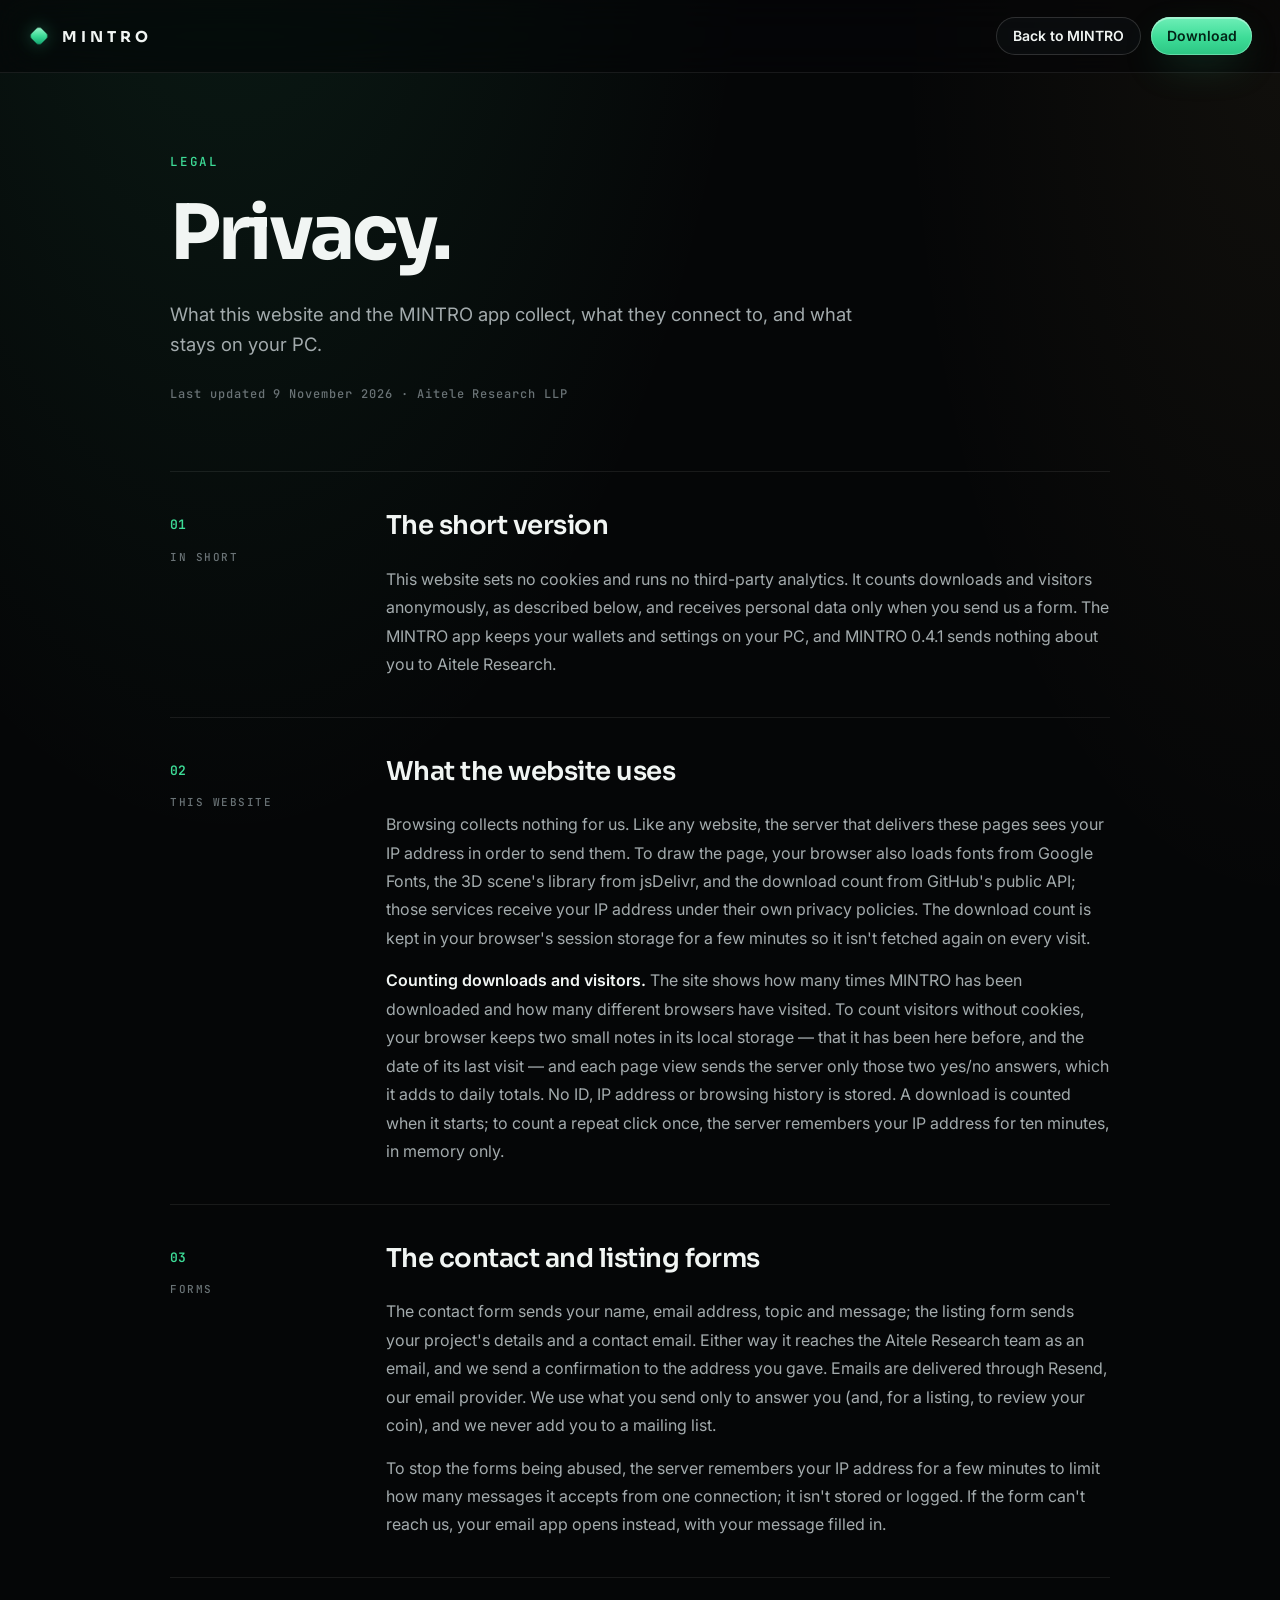
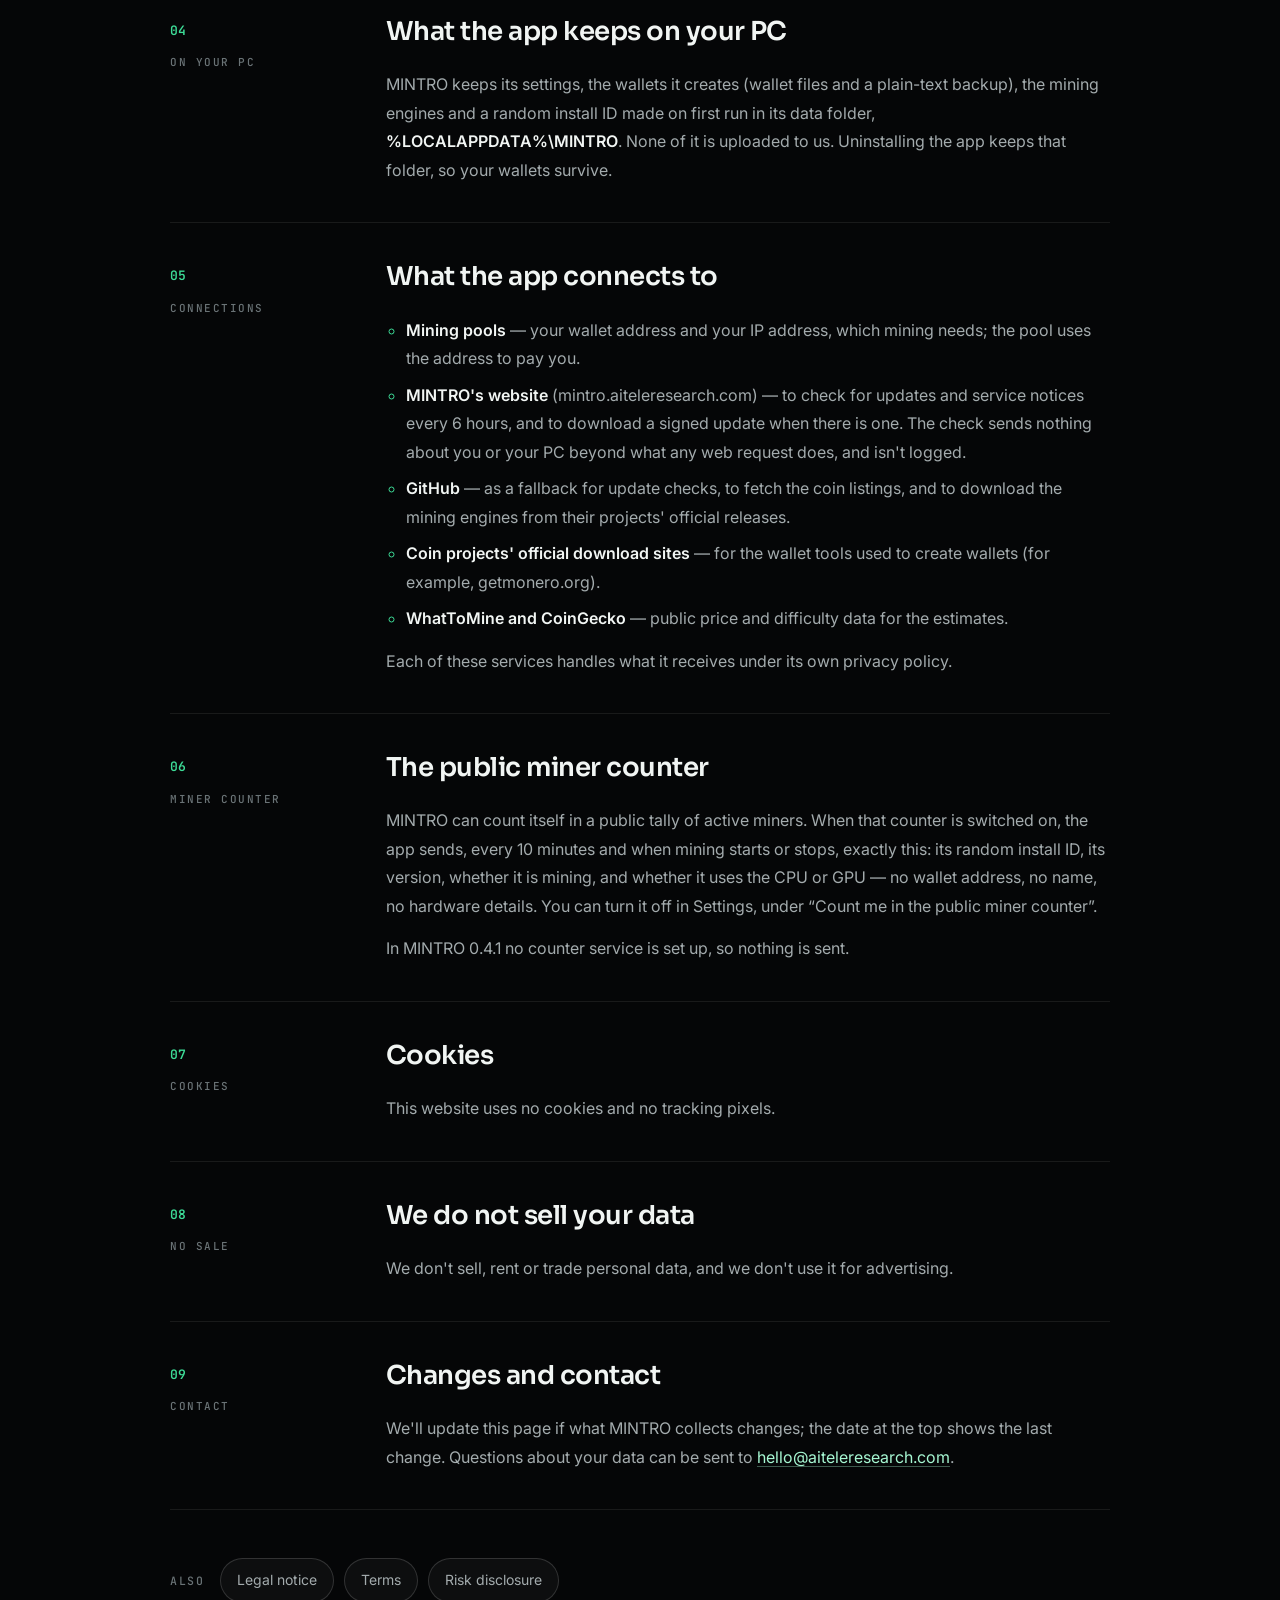
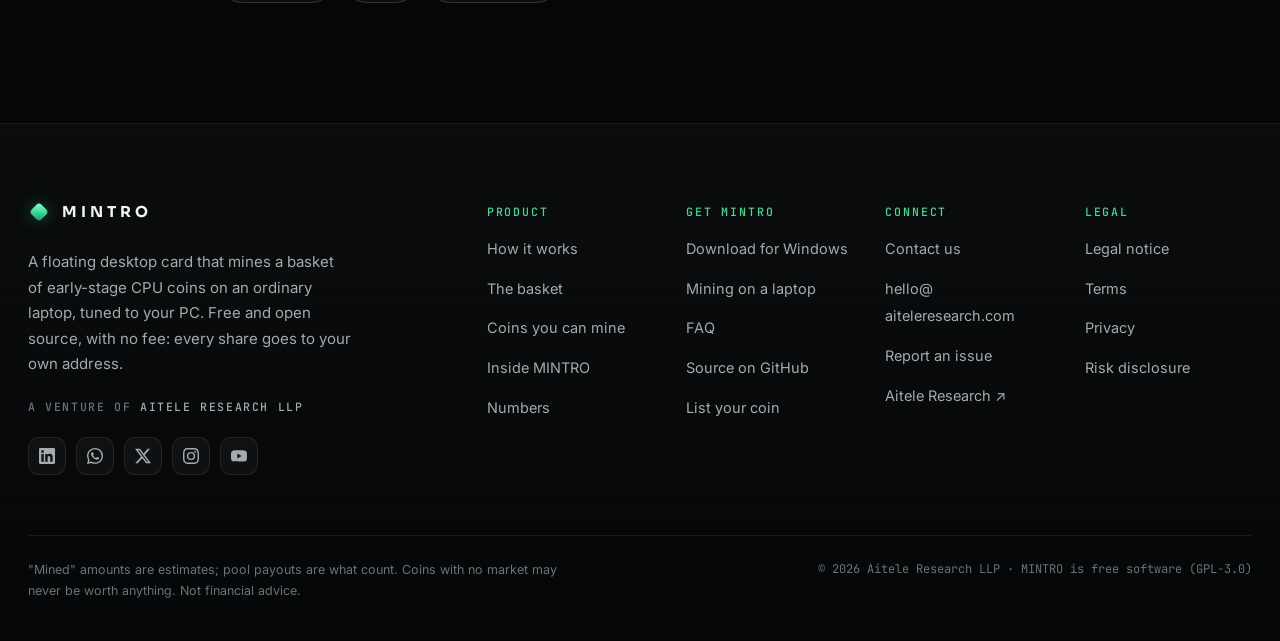
<file: docs/privacy.html>
<!doctype html>
<html lang="en">
<head>
<meta charset="utf-8">
<meta name="viewport" content="width=device-width, initial-scale=1, viewport-fit=cover">
<title>Privacy · MINTRO</title>
<meta name="description" content="How MINTRO handles data: no cookies or analytics on the site, wallets and settings stay on your PC, and exactly what the app connects to.">
<meta name="theme-color" content="#050607">
<meta name="robots" content="index, follow, max-image-preview:large, max-snippet:-1, max-video-preview:-1">
<meta name="author" content="Aitele Research LLP">
<meta name="application-name" content="MINTRO">
<meta name="apple-mobile-web-app-title" content="MINTRO">
<link rel="canonical" href="https://mintro.aiteleresearch.com/privacy.html">
<link rel="alternate" hreflang="en" href="https://mintro.aiteleresearch.com/privacy.html">
<link rel="alternate" hreflang="x-default" href="https://mintro.aiteleresearch.com/privacy.html">
<link rel="icon" href="assets/favicon.svg" type="image/svg+xml">
<link rel="icon" href="assets/favicon-32.png" sizes="32x32" type="image/png">
<link rel="apple-touch-icon" href="assets/apple-touch-icon.png">
<link rel="manifest" href="site.webmanifest">
<meta property="og:type" content="website">
<meta property="og:site_name" content="MINTRO">
<meta property="og:locale" content="en_US">
<meta property="og:url" content="https://mintro.aiteleresearch.com/privacy.html">
<meta property="og:title" content="Privacy · MINTRO">
<meta property="og:description" content="How MINTRO handles data: no cookies or analytics on the site, wallets and settings stay on your PC, and exactly what the app connects to.">
<meta property="og:image" content="https://mintro.aiteleresearch.com/assets/og.jpg">
<meta property="og:image:type" content="image/jpeg">
<meta property="og:image:width" content="1200">
<meta property="og:image:height" content="630">
<meta property="og:image:alt" content="MINTRO: a mint crystal with a basket of coins in orbit, and the words Early coins. Ordinary laptop. Three clicks.">
<meta name="twitter:card" content="summary_large_image">
<meta name="twitter:site" content="@aiteleresearch">
<meta name="twitter:creator" content="@aiteleresearch">
<meta name="twitter:description" content="How MINTRO handles data: no cookies or analytics on the site, wallets and settings stay on your PC, and exactly what the app connects to.">
<meta name="twitter:image" content="https://mintro.aiteleresearch.com/assets/og.jpg">
<meta name="twitter:image:alt" content="MINTRO: a mint crystal with a basket of coins in orbit, and the words Early coins. Ordinary laptop. Three clicks.">
<meta name="twitter:title" content="Privacy · MINTRO">
<link rel="preconnect" href="https://fonts.googleapis.com">
<link rel="preconnect" href="https://fonts.gstatic.com" crossorigin>
<link rel="stylesheet" href="https://fonts.googleapis.com/css2?family=Inter:wght@400;500;600&family=JetBrains+Mono:wght@400;500&family=Sora:wght@500;600;700&display=swap">
<link rel="stylesheet" href="assets/style.css">
<script defer src="assets/scrollbar.js"></script>
<script defer src="assets/stats.js"></script>
<script defer src="assets/download.js"></script>
<script type="application/ld+json" id="mintro-ld">
{
 "@context": "https://schema.org",
 "@graph": [
  {
   "@type": "Organization",
   "@id": "https://aiteleresearch.com/#organization",
   "name": "Aitele Research LLP",
   "url": "https://aiteleresearch.com",
   "logo": "https://aiteleresearch.com/logo.png",
   "email": "hello@aiteleresearch.com",
   "sameAs": [
    "https://www.linkedin.com/company/aitele",
    "https://x.com/aiteleresearch",
    "https://www.instagram.com/aiteleresearch/",
    "https://www.youtube.com/@aiteleresearch"
   ]
  },
  {
   "@type": "WebSite",
   "@id": "https://mintro.aiteleresearch.com/#website",
   "url": "https://mintro.aiteleresearch.com/",
   "name": "MINTRO",
   "alternateName": "MINTRO crypto mining app",
   "description": "MINTRO, a free and open-source crypto mining app for Windows laptops and desktops.",
   "inLanguage": "en",
   "publisher": {
    "@id": "https://aiteleresearch.com/#organization"
   }
  },
  {
   "@type": "WebPage",
   "@id": "https://mintro.aiteleresearch.com/privacy.html#webpage",
   "url": "https://mintro.aiteleresearch.com/privacy.html",
   "name": "Privacy",
   "description": "How MINTRO handles data: no cookies or analytics on the site, wallets and settings stay on your PC, and exactly what the app connects to.",
   "isPartOf": {
    "@id": "https://mintro.aiteleresearch.com/#website"
   },
   "inLanguage": "en",
   "dateModified": "2026-11-09",
   "primaryImageOfPage": {
    "@type": "ImageObject",
    "url": "https://mintro.aiteleresearch.com/assets/og.jpg",
    "width": 1200,
    "height": 630
   },
   "breadcrumb": {
    "@id": "https://mintro.aiteleresearch.com/privacy.html#breadcrumb"
   }
  },
  {
   "@type": "BreadcrumbList",
   "@id": "https://mintro.aiteleresearch.com/privacy.html#breadcrumb",
   "itemListElement": [
    {
     "@type": "ListItem",
     "position": 1,
     "name": "MINTRO",
     "item": "https://mintro.aiteleresearch.com/"
    },
    {
     "@type": "ListItem",
     "position": 2,
     "name": "Privacy",
     "item": "https://mintro.aiteleresearch.com/privacy.html"
    }
   ]
  }
 ]
}
</script>
</head>
<body class="legal-page">

<header class="nav solid">
  <div class="wrap nav-in">
    <a class="brand" href="./" aria-label="MINTRO home"><span class="brand-gem"><i></i></span>MINTRO</a>
    <div class="nav-cta">
      <a class="btn small ghost hide-sm" href="./"><span>Back to MINTRO</span></a>
      <a class="btn small primary" data-href="download" href="https://mintro.aiteleresearch.com/download/latest"><span>Download</span></a>
    </div>
  </div>
</header>

<main class="legal">
  <div class="wrap legal-in">
    <header class="legal-head">
      <p class="eyebrow">Legal</p>
      <h1>Privacy.</h1>
      <p class="legal-lede">What this website and the MINTRO app collect, what they connect to, and what stays on your PC.</p>
      <p class="legal-meta">Last updated 9 November 2026 · Aitele Research LLP</p>
    </header>
    <ol class="clauses">
      <li class="clause">
        <div class="c-idx"><span>01</span><small>In short</small></div>
        <div class="c-body"><h2>The short version</h2><p>This website sets no cookies and runs no third-party analytics. It counts downloads and visitors anonymously, as described below, and receives personal data only when you send us a form. The MINTRO app keeps your wallets and settings on your PC, and MINTRO 0.4.1 sends nothing about you to Aitele Research.</p></div>
      </li>
      <li class="clause">
        <div class="c-idx"><span>02</span><small>This website</small></div>
        <div class="c-body"><h2>What the website uses</h2><p>Browsing collects nothing for us. Like any website, the server that delivers these pages sees your IP address in order to send them. To draw the page, your browser also loads fonts from Google Fonts, the 3D scene's library from jsDelivr, and the download count from GitHub's public API; those services receive your IP address under their own privacy policies. The download count is kept in your browser's session storage for a few minutes so it isn't fetched again on every visit.</p><p><strong>Counting downloads and visitors.</strong> The site shows how many times MINTRO has been downloaded and how many different browsers have visited. To count visitors without cookies, your browser keeps two small notes in its local storage — that it has been here before, and the date of its last visit — and each page view sends the server only those two yes/no answers, which it adds to daily totals. No ID, IP address or browsing history is stored. A download is counted when it starts; to count a repeat click once, the server remembers your IP address for ten minutes, in memory only.</p></div>
      </li>
      <li class="clause">
        <div class="c-idx"><span>03</span><small>Forms</small></div>
        <div class="c-body"><h2>The contact and listing forms</h2><p>The contact form sends your name, email address, topic and message; the listing form sends your project's details and a contact email. Either way it reaches the Aitele Research team as an email, and we send a confirmation to the address you gave. Emails are delivered through Resend, our email provider. We use what you send only to answer you (and, for a listing, to review your coin), and we never add you to a mailing list.</p><p>To stop the forms being abused, the server remembers your IP address for a few minutes to limit how many messages it accepts from one connection; it isn't stored or logged. If the form can't reach us, your email app opens instead, with your message filled in.</p></div>
      </li>
      <li class="clause">
        <div class="c-idx"><span>04</span><small>On your PC</small></div>
        <div class="c-body"><h2>What the app keeps on your PC</h2><p>MINTRO keeps its settings, the wallets it creates (wallet files and a plain-text backup), the mining engines and a random install ID made on first run in its data folder, <strong>%LOCALAPPDATA%\MINTRO</strong>. None of it is uploaded to us. Uninstalling the app keeps that folder, so your wallets survive.</p></div>
      </li>
      <li class="clause">
        <div class="c-idx"><span>05</span><small>Connections</small></div>
        <div class="c-body"><h2>What the app connects to</h2><ul><li><strong>Mining pools</strong> — your wallet address and your IP address, which mining needs; the pool uses the address to pay you.</li><li><strong>MINTRO's website</strong> (mintro.aiteleresearch.com) — to check for updates and service notices every 6 hours, and to download a signed update when there is one. The check sends nothing about you or your PC beyond what any web request does, and isn't logged.</li><li><strong>GitHub</strong> — as a fallback for update checks, to fetch the coin listings, and to download the mining engines from their projects' official releases.</li><li><strong>Coin projects' official download sites</strong> — for the wallet tools used to create wallets (for example, getmonero.org).</li><li><strong>WhatToMine and CoinGecko</strong> — public price and difficulty data for the estimates.</li></ul><p>Each of these services handles what it receives under its own privacy policy.</p></div>
      </li>
      <li class="clause">
        <div class="c-idx"><span>06</span><small>Miner counter</small></div>
        <div class="c-body"><h2>The public miner counter</h2><p>MINTRO can count itself in a public tally of active miners. When that counter is switched on, the app sends, every 10 minutes and when mining starts or stops, exactly this: its random install ID, its version, whether it is mining, and whether it uses the CPU or GPU — no wallet address, no name, no hardware details. You can turn it off in Settings, under &ldquo;Count me in the public miner counter&rdquo;.</p><p>In MINTRO 0.4.1 no counter service is set up, so nothing is sent.</p></div>
      </li>
      <li class="clause">
        <div class="c-idx"><span>07</span><small>Cookies</small></div>
        <div class="c-body"><h2>Cookies</h2><p>This website uses no cookies and no tracking pixels.</p></div>
      </li>
      <li class="clause">
        <div class="c-idx"><span>08</span><small>No sale</small></div>
        <div class="c-body"><h2>We do not sell your data</h2><p>We don't sell, rent or trade personal data, and we don't use it for advertising.</p></div>
      </li>
      <li class="clause">
        <div class="c-idx"><span>09</span><small>Contact</small></div>
        <div class="c-body"><h2>Changes and contact</h2><p>We'll update this page if what MINTRO collects changes; the date at the top shows the last change. Questions about your data can be sent to <a href="mailto:hello@aiteleresearch.com">hello@aiteleresearch.com</a>.</p></div>
      </li>
    </ol>
    <nav class="legal-more" aria-label="More legal pages"><span>Also</span><a href="legal.html">Legal notice</a><a href="terms.html">Terms</a><a href="risk.html">Risk disclosure</a></nav>
  </div>
</main>

<footer class="foot">
  <div class="wrap">
    <div class="foot-top">
      <div class="foot-brand">
        <a class="brand" href="./#top" aria-label="MINTRO home"><span class="brand-gem"><i></i></span>MINTRO</a>
        <p class="foot-about">A floating desktop card that mines a basket of early-stage CPU coins on an ordinary laptop,
          tuned to your PC. Free and open source, with no fee: every share goes to your own address.</p>
        <p class="foot-venture">A venture of <a href="https://aiteleresearch.com" target="_blank" rel="noopener">Aitele Research LLP</a></p>
        <div class="social"><a href="https://www.linkedin.com/company/aitele" target="_blank" rel="noopener" aria-label="Aitele Research on LinkedIn"><svg viewBox="0 0 24 24" aria-hidden="true"><path d="M20.447 20.452h-3.554v-5.569c0-1.328-.027-3.037-1.852-3.037-1.853 0-2.136 1.445-2.136 2.939v5.667H9.351V9h3.414v1.561h.046c.477-.9 1.637-1.85 3.37-1.85 3.601 0 4.267 2.37 4.267 5.455v6.286zM5.337 7.433a2.062 2.062 0 0 1-2.063-2.065 2.064 2.064 0 1 1 2.063 2.065zm1.782 13.019H3.555V9h3.564v11.452zM22.225 0H1.771C.792 0 0 .774 0 1.729v20.542C0 23.227.792 24 1.771 24h20.451C23.2 24 24 23.227 24 22.271V1.729C24 .774 23.2 0 22.222 0h.003z"/></svg></a><a href="https://whatsapp.com/channel/0029VbCJPIf545uoE8NYVb2C" target="_blank" rel="noopener" aria-label="Aitele Research on WhatsApp channel"><svg viewBox="0 0 24 24" aria-hidden="true"><path d="M17.472 14.382c-.297-.149-1.758-.867-2.03-.967-.273-.099-.471-.148-.67.15-.197.297-.767.966-.94 1.164-.173.199-.347.223-.644.075-.297-.15-1.255-.463-2.39-1.475-.883-.788-1.48-1.761-1.653-2.059-.173-.297-.018-.458.13-.606.134-.133.298-.347.446-.52.149-.174.198-.298.298-.497.099-.198.05-.371-.025-.52-.075-.149-.669-1.612-.916-2.207-.242-.579-.487-.5-.669-.51-.173-.008-.371-.01-.57-.01-.198 0-.52.074-.792.372-.272.297-1.04 1.016-1.04 2.479 0 1.462 1.065 2.875 1.213 3.074.149.198 2.096 3.2 5.077 4.487.709.306 1.262.489 1.694.625.712.227 1.36.195 1.871.118.571-.085 1.758-.719 2.006-1.413.248-.694.248-1.289.173-1.413-.074-.124-.272-.198-.57-.347m-5.421 7.403h-.004a9.87 9.87 0 0 1-5.031-1.378l-.361-.214-3.741.982.998-3.648-.235-.374a9.86 9.86 0 0 1-1.51-5.26c.001-5.45 4.436-9.884 9.888-9.884 2.64 0 5.122 1.03 6.988 2.898a9.825 9.825 0 0 1 2.893 6.994c-.003 5.45-4.437 9.885-9.885 9.885M20.52 3.449C18.24 1.245 15.24 0 12.045 0 5.463 0 .104 5.359.101 11.947c0 2.096.547 4.142 1.588 5.945L0 24l6.335-1.652a11.96 11.96 0 0 0 5.71 1.448h.005c6.582 0 11.946-5.359 11.949-11.948 0-3.192-1.243-6.192-3.503-8.453z"/></svg></a><a href="https://x.com/aiteleresearch" target="_blank" rel="noopener" aria-label="Aitele Research on X"><svg viewBox="0 0 24 24" aria-hidden="true"><path d="M18.901 1.153h3.68l-8.04 9.19L24 22.846h-7.406l-5.8-7.584-6.638 7.584H.474l8.6-9.83L0 1.154h7.594l5.243 6.932ZM17.61 20.644h2.039L6.486 3.24H4.298Z"/></svg></a><a href="https://www.instagram.com/aiteleresearch/" target="_blank" rel="noopener" aria-label="Aitele Research on Instagram"><svg viewBox="0 0 24 24" aria-hidden="true"><path d="M12 2.163c3.204 0 3.584.012 4.85.07 3.252.148 4.771 1.691 4.919 4.919.058 1.265.069 1.645.069 4.849 0 3.205-.012 3.584-.069 4.849-.149 3.225-1.664 4.771-4.919 4.919-1.266.058-1.644.07-4.85.07-3.204 0-3.584-.012-4.849-.07-3.26-.149-4.771-1.699-4.919-4.92-.058-1.265-.07-1.644-.07-4.849 0-3.204.013-3.583.07-4.849.149-3.227 1.664-4.771 4.919-4.919 1.266-.057 1.645-.069 4.849-.069zM12 0C8.741 0 8.333.014 7.053.072 2.695.272.273 2.69.073 7.052.014 8.333 0 8.741 0 12c0 3.259.014 3.668.072 4.948.2 4.358 2.618 6.78 6.98 6.98C8.333 23.986 8.741 24 12 24c3.259 0 3.668-.014 4.948-.072 4.354-.2 6.782-2.618 6.979-6.98.059-1.28.073-1.689.073-4.948 0-3.259-.014-3.667-.072-4.947-.196-4.354-2.617-6.78-6.979-6.98C15.668.014 15.259 0 12 0zm0 5.838a6.162 6.162 0 1 0 0 12.324 6.162 6.162 0 0 0 0-12.324zM12 16a4 4 0 1 1 0-8 4 4 0 0 1 0 8zm6.406-11.845a1.44 1.44 0 1 0 0 2.881 1.44 1.44 0 0 0 0-2.881z"/></svg></a><a href="https://www.youtube.com/@aiteleresearch" target="_blank" rel="noopener" aria-label="Aitele Research on YouTube"><svg viewBox="0 0 24 24" aria-hidden="true"><path d="M23.498 6.186a3.016 3.016 0 0 0-2.122-2.136C19.505 3.545 12 3.545 12 3.545s-7.505 0-9.377.505A3.017 3.017 0 0 0 .502 6.186C0 8.07 0 12 0 12s0 3.93.502 5.814a3.016 3.016 0 0 0 2.122 2.136c1.871.505 9.376.505 9.376.505s7.505 0 9.377-.505a3.015 3.015 0 0 0 2.122-2.136C24 15.93 24 12 24 12s0-3.93-.502-5.814zM9.545 15.568V8.432L15.818 12l-6.273 3.568z"/></svg></a></div>
      </div>
      <nav class="foot-cols" aria-label="Footer">
        <div>
          <p class="foot-h">Product</p>
          <ul>
            <li><a href="./#how">How it works</a></li>
            <li><a href="./#basket">The basket</a></li>
            <li><a href="coins.html">Coins you can mine</a></li>
            <li><a href="./#features">Inside MINTRO</a></li>
            <li><a href="./#numbers">Numbers</a></li>
          </ul>
        </div>
        <div>
          <p class="foot-h">Get MINTRO</p>
          <ul>
            <li><a href="download.html">Download for Windows</a></li>
            <li><a href="mine-crypto-on-a-laptop.html">Mining on a laptop</a></li>
            <li><a href="faq.html">FAQ</a></li>
            <li><a href="https://github.com/aiteleresearch/mintro">Source on GitHub</a></li>
            <li><a href="./#list">List your coin</a></li>
          </ul>
        </div>
        <div>
          <p class="foot-h">Connect</p>
          <ul>
            <li><a href="contact.html">Contact us</a></li>
            <li><a href="mailto:hello@aiteleresearch.com">hello@<wbr>aiteleresearch.com</a></li>
            <li><a href="https://github.com/aiteleresearch/mintro/issues" target="_blank" rel="noopener">Report an issue</a></li>
            <li><a href="https://aiteleresearch.com" target="_blank" rel="noopener">Aitele Research ↗</a></li>
          </ul>
        </div>
        <div>
          <p class="foot-h">Legal</p>
          <ul>
            <li><a href="legal.html">Legal notice</a></li>
            <li><a href="terms.html">Terms</a></li>
            <li><a href="privacy.html">Privacy</a></li>
            <li><a href="risk.html">Risk disclosure</a></li>
          </ul>
        </div>
      </nav>
    </div>
    <div class="foot-bottom">
      <p class="fine">"Mined" amounts are estimates; pool payouts are what count. Coins with no market may never be worth
        anything. Not financial advice.</p>
      <p class="fine foot-copy">© <span id="year">2026</span> Aitele Research LLP · MINTRO is free software (GPL-3.0)</p>
    </div>
  </div>
</footer>
<script>document.getElementById('year').textContent = new Date().getFullYear();</script>
</body>
</html>
</file>
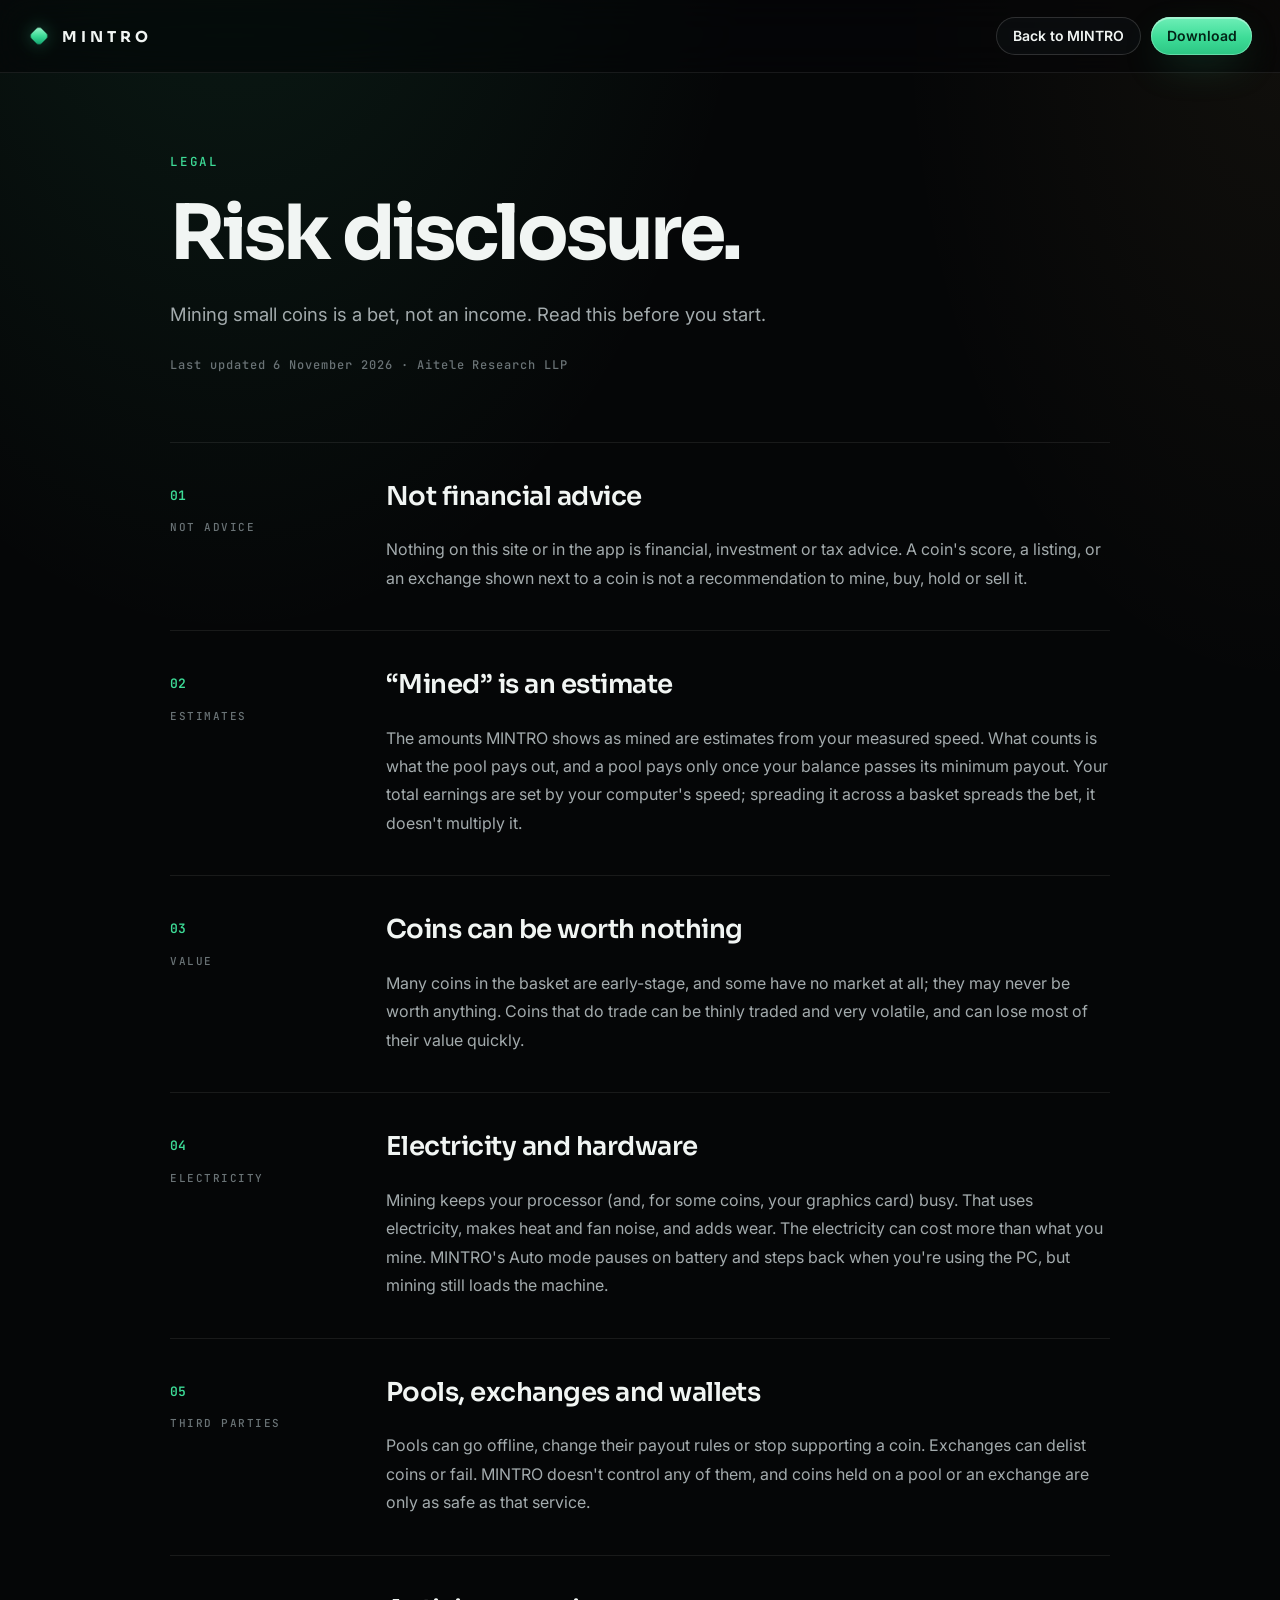
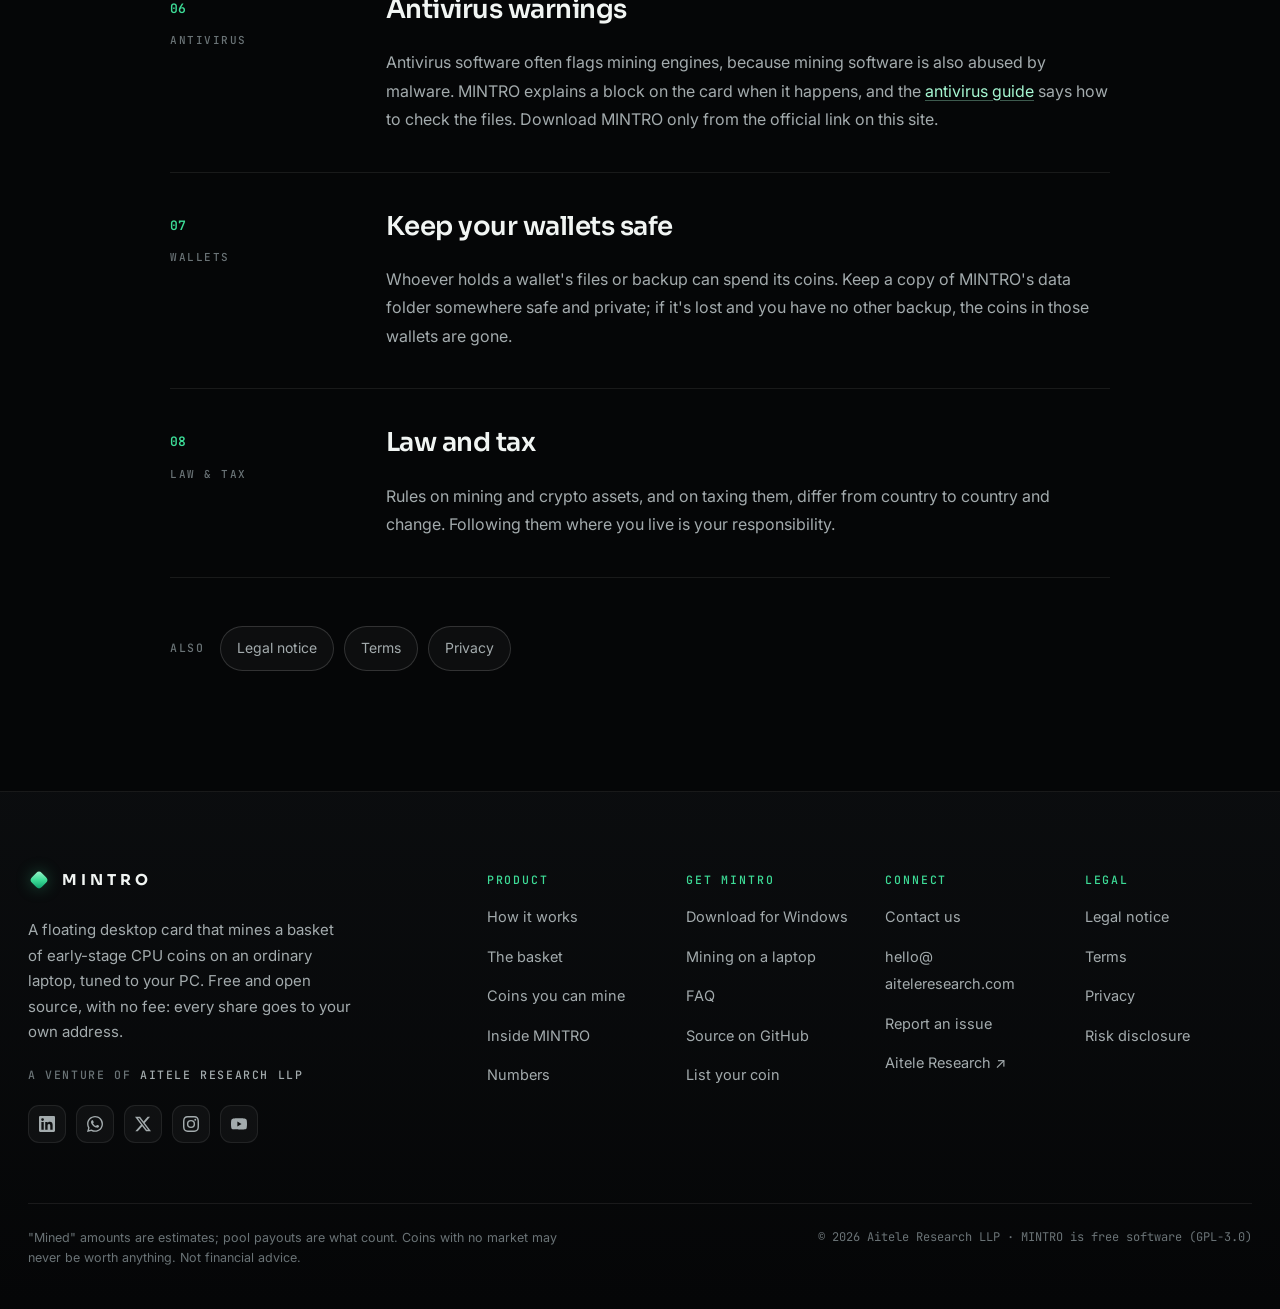
<file: docs/risk.html>
<!doctype html>
<html lang="en">
<head>
<meta charset="utf-8">
<meta name="viewport" content="width=device-width, initial-scale=1, viewport-fit=cover">
<title>Risk disclosure · MINTRO</title>
<meta name="description" content="Mining risks with MINTRO: estimates aren't earnings, early coins may stay worthless, plus power, pools, antivirus, wallets and tax. Not financial advice.">
<meta name="theme-color" content="#050607">
<meta name="robots" content="index, follow, max-image-preview:large, max-snippet:-1, max-video-preview:-1">
<meta name="author" content="Aitele Research LLP">
<meta name="application-name" content="MINTRO">
<meta name="apple-mobile-web-app-title" content="MINTRO">
<link rel="canonical" href="https://mintro.aiteleresearch.com/risk.html">
<link rel="alternate" hreflang="en" href="https://mintro.aiteleresearch.com/risk.html">
<link rel="alternate" hreflang="x-default" href="https://mintro.aiteleresearch.com/risk.html">
<link rel="icon" href="assets/favicon.svg" type="image/svg+xml">
<link rel="icon" href="assets/favicon-32.png" sizes="32x32" type="image/png">
<link rel="apple-touch-icon" href="assets/apple-touch-icon.png">
<link rel="manifest" href="site.webmanifest">
<meta property="og:type" content="website">
<meta property="og:site_name" content="MINTRO">
<meta property="og:locale" content="en_US">
<meta property="og:url" content="https://mintro.aiteleresearch.com/risk.html">
<meta property="og:title" content="Risk disclosure · MINTRO">
<meta property="og:description" content="Mining risks with MINTRO: estimates aren't earnings, early coins may stay worthless, plus power, pools, antivirus, wallets and tax. Not financial advice.">
<meta property="og:image" content="https://mintro.aiteleresearch.com/assets/og.jpg">
<meta property="og:image:type" content="image/jpeg">
<meta property="og:image:width" content="1200">
<meta property="og:image:height" content="630">
<meta property="og:image:alt" content="MINTRO: a mint crystal with a basket of coins in orbit, and the words Early coins. Ordinary laptop. Three clicks.">
<meta name="twitter:card" content="summary_large_image">
<meta name="twitter:site" content="@aiteleresearch">
<meta name="twitter:creator" content="@aiteleresearch">
<meta name="twitter:description" content="Mining risks with MINTRO: estimates aren&#x27;t earnings, early coins may stay worthless, plus power, pools, antivirus, wallets and tax. Not financial advice.">
<meta name="twitter:image" content="https://mintro.aiteleresearch.com/assets/og.jpg">
<meta name="twitter:image:alt" content="MINTRO: a mint crystal with a basket of coins in orbit, and the words Early coins. Ordinary laptop. Three clicks.">
<meta name="twitter:title" content="Risk disclosure · MINTRO">
<link rel="preconnect" href="https://fonts.googleapis.com">
<link rel="preconnect" href="https://fonts.gstatic.com" crossorigin>
<link rel="stylesheet" href="https://fonts.googleapis.com/css2?family=Inter:wght@400;500;600&family=JetBrains+Mono:wght@400;500&family=Sora:wght@500;600;700&display=swap">
<link rel="stylesheet" href="assets/style.css">
<script defer src="assets/scrollbar.js"></script>
<script defer src="assets/stats.js"></script>
<script defer src="assets/download.js"></script>
<script type="application/ld+json" id="mintro-ld">
{
 "@context": "https://schema.org",
 "@graph": [
  {
   "@type": "Organization",
   "@id": "https://aiteleresearch.com/#organization",
   "name": "Aitele Research LLP",
   "url": "https://aiteleresearch.com",
   "logo": "https://aiteleresearch.com/logo.png",
   "email": "hello@aiteleresearch.com",
   "sameAs": [
    "https://www.linkedin.com/company/aitele",
    "https://x.com/aiteleresearch",
    "https://www.instagram.com/aiteleresearch/",
    "https://www.youtube.com/@aiteleresearch"
   ]
  },
  {
   "@type": "WebSite",
   "@id": "https://mintro.aiteleresearch.com/#website",
   "url": "https://mintro.aiteleresearch.com/",
   "name": "MINTRO",
   "alternateName": "MINTRO crypto mining app",
   "description": "MINTRO, a free and open-source crypto mining app for Windows laptops and desktops.",
   "inLanguage": "en",
   "publisher": {
    "@id": "https://aiteleresearch.com/#organization"
   }
  },
  {
   "@type": "WebPage",
   "@id": "https://mintro.aiteleresearch.com/risk.html#webpage",
   "url": "https://mintro.aiteleresearch.com/risk.html",
   "name": "Risk disclosure",
   "description": "Mining risks with MINTRO: estimates aren't earnings, early coins may stay worthless, plus power, pools, antivirus, wallets and tax. Not financial advice.",
   "isPartOf": {
    "@id": "https://mintro.aiteleresearch.com/#website"
   },
   "inLanguage": "en",
   "dateModified": "2026-11-09",
   "primaryImageOfPage": {
    "@type": "ImageObject",
    "url": "https://mintro.aiteleresearch.com/assets/og.jpg",
    "width": 1200,
    "height": 630
   },
   "breadcrumb": {
    "@id": "https://mintro.aiteleresearch.com/risk.html#breadcrumb"
   }
  },
  {
   "@type": "BreadcrumbList",
   "@id": "https://mintro.aiteleresearch.com/risk.html#breadcrumb",
   "itemListElement": [
    {
     "@type": "ListItem",
     "position": 1,
     "name": "MINTRO",
     "item": "https://mintro.aiteleresearch.com/"
    },
    {
     "@type": "ListItem",
     "position": 2,
     "name": "Risk disclosure",
     "item": "https://mintro.aiteleresearch.com/risk.html"
    }
   ]
  }
 ]
}
</script>
</head>
<body class="legal-page">

<header class="nav solid">
  <div class="wrap nav-in">
    <a class="brand" href="./" aria-label="MINTRO home"><span class="brand-gem"><i></i></span>MINTRO</a>
    <div class="nav-cta">
      <a class="btn small ghost hide-sm" href="./"><span>Back to MINTRO</span></a>
      <a class="btn small primary" data-href="download" href="https://mintro.aiteleresearch.com/download/latest"><span>Download</span></a>
    </div>
  </div>
</header>

<main class="legal">
  <div class="wrap legal-in">
    <header class="legal-head">
      <p class="eyebrow">Legal</p>
      <h1>Risk disclosure.</h1>
      <p class="legal-lede">Mining small coins is a bet, not an income. Read this before you start.</p>
      <p class="legal-meta">Last updated 6 November 2026 · Aitele Research LLP</p>
    </header>
    <ol class="clauses">
      <li class="clause">
        <div class="c-idx"><span>01</span><small>Not advice</small></div>
        <div class="c-body"><h2>Not financial advice</h2><p>Nothing on this site or in the app is financial, investment or tax advice. A coin's score, a listing, or an exchange shown next to a coin is not a recommendation to mine, buy, hold or sell it.</p></div>
      </li>
      <li class="clause">
        <div class="c-idx"><span>02</span><small>Estimates</small></div>
        <div class="c-body"><h2>&ldquo;Mined&rdquo; is an estimate</h2><p>The amounts MINTRO shows as mined are estimates from your measured speed. What counts is what the pool pays out, and a pool pays only once your balance passes its minimum payout. Your total earnings are set by your computer's speed; spreading it across a basket spreads the bet, it doesn't multiply it.</p></div>
      </li>
      <li class="clause">
        <div class="c-idx"><span>03</span><small>Value</small></div>
        <div class="c-body"><h2>Coins can be worth nothing</h2><p>Many coins in the basket are early-stage, and some have no market at all; they may never be worth anything. Coins that do trade can be thinly traded and very volatile, and can lose most of their value quickly.</p></div>
      </li>
      <li class="clause">
        <div class="c-idx"><span>04</span><small>Electricity</small></div>
        <div class="c-body"><h2>Electricity and hardware</h2><p>Mining keeps your processor (and, for some coins, your graphics card) busy. That uses electricity, makes heat and fan noise, and adds wear. The electricity can cost more than what you mine. MINTRO's Auto mode pauses on battery and steps back when you're using the PC, but mining still loads the machine.</p></div>
      </li>
      <li class="clause">
        <div class="c-idx"><span>05</span><small>Third parties</small></div>
        <div class="c-body"><h2>Pools, exchanges and wallets</h2><p>Pools can go offline, change their payout rules or stop supporting a coin. Exchanges can delist coins or fail. MINTRO doesn't control any of them, and coins held on a pool or an exchange are only as safe as that service.</p></div>
      </li>
      <li class="clause">
        <div class="c-idx"><span>06</span><small>Antivirus</small></div>
        <div class="c-body"><h2>Antivirus warnings</h2><p>Antivirus software often flags mining engines, because mining software is also abused by malware. MINTRO explains a block on the card when it happens, and the <a href="https://github.com/aiteleresearch/mintro/blob/main/docs/ANTIVIRUS.md">antivirus guide</a> says how to check the files. Download MINTRO only from the official link on this site.</p></div>
      </li>
      <li class="clause">
        <div class="c-idx"><span>07</span><small>Wallets</small></div>
        <div class="c-body"><h2>Keep your wallets safe</h2><p>Whoever holds a wallet's files or backup can spend its coins. Keep a copy of MINTRO's data folder somewhere safe and private; if it's lost and you have no other backup, the coins in those wallets are gone.</p></div>
      </li>
      <li class="clause">
        <div class="c-idx"><span>08</span><small>Law & tax</small></div>
        <div class="c-body"><h2>Law and tax</h2><p>Rules on mining and crypto assets, and on taxing them, differ from country to country and change. Following them where you live is your responsibility.</p></div>
      </li>
    </ol>
    <nav class="legal-more" aria-label="More legal pages"><span>Also</span><a href="legal.html">Legal notice</a><a href="terms.html">Terms</a><a href="privacy.html">Privacy</a></nav>
  </div>
</main>

<footer class="foot">
  <div class="wrap">
    <div class="foot-top">
      <div class="foot-brand">
        <a class="brand" href="./#top" aria-label="MINTRO home"><span class="brand-gem"><i></i></span>MINTRO</a>
        <p class="foot-about">A floating desktop card that mines a basket of early-stage CPU coins on an ordinary laptop,
          tuned to your PC. Free and open source, with no fee: every share goes to your own address.</p>
        <p class="foot-venture">A venture of <a href="https://aiteleresearch.com" target="_blank" rel="noopener">Aitele Research LLP</a></p>
        <div class="social"><a href="https://www.linkedin.com/company/aitele" target="_blank" rel="noopener" aria-label="Aitele Research on LinkedIn"><svg viewBox="0 0 24 24" aria-hidden="true"><path d="M20.447 20.452h-3.554v-5.569c0-1.328-.027-3.037-1.852-3.037-1.853 0-2.136 1.445-2.136 2.939v5.667H9.351V9h3.414v1.561h.046c.477-.9 1.637-1.85 3.37-1.85 3.601 0 4.267 2.37 4.267 5.455v6.286zM5.337 7.433a2.062 2.062 0 0 1-2.063-2.065 2.064 2.064 0 1 1 2.063 2.065zm1.782 13.019H3.555V9h3.564v11.452zM22.225 0H1.771C.792 0 0 .774 0 1.729v20.542C0 23.227.792 24 1.771 24h20.451C23.2 24 24 23.227 24 22.271V1.729C24 .774 23.2 0 22.222 0h.003z"/></svg></a><a href="https://whatsapp.com/channel/0029VbCJPIf545uoE8NYVb2C" target="_blank" rel="noopener" aria-label="Aitele Research on WhatsApp channel"><svg viewBox="0 0 24 24" aria-hidden="true"><path d="M17.472 14.382c-.297-.149-1.758-.867-2.03-.967-.273-.099-.471-.148-.67.15-.197.297-.767.966-.94 1.164-.173.199-.347.223-.644.075-.297-.15-1.255-.463-2.39-1.475-.883-.788-1.48-1.761-1.653-2.059-.173-.297-.018-.458.13-.606.134-.133.298-.347.446-.52.149-.174.198-.298.298-.497.099-.198.05-.371-.025-.52-.075-.149-.669-1.612-.916-2.207-.242-.579-.487-.5-.669-.51-.173-.008-.371-.01-.57-.01-.198 0-.52.074-.792.372-.272.297-1.04 1.016-1.04 2.479 0 1.462 1.065 2.875 1.213 3.074.149.198 2.096 3.2 5.077 4.487.709.306 1.262.489 1.694.625.712.227 1.36.195 1.871.118.571-.085 1.758-.719 2.006-1.413.248-.694.248-1.289.173-1.413-.074-.124-.272-.198-.57-.347m-5.421 7.403h-.004a9.87 9.87 0 0 1-5.031-1.378l-.361-.214-3.741.982.998-3.648-.235-.374a9.86 9.86 0 0 1-1.51-5.26c.001-5.45 4.436-9.884 9.888-9.884 2.64 0 5.122 1.03 6.988 2.898a9.825 9.825 0 0 1 2.893 6.994c-.003 5.45-4.437 9.885-9.885 9.885M20.52 3.449C18.24 1.245 15.24 0 12.045 0 5.463 0 .104 5.359.101 11.947c0 2.096.547 4.142 1.588 5.945L0 24l6.335-1.652a11.96 11.96 0 0 0 5.71 1.448h.005c6.582 0 11.946-5.359 11.949-11.948 0-3.192-1.243-6.192-3.503-8.453z"/></svg></a><a href="https://x.com/aiteleresearch" target="_blank" rel="noopener" aria-label="Aitele Research on X"><svg viewBox="0 0 24 24" aria-hidden="true"><path d="M18.901 1.153h3.68l-8.04 9.19L24 22.846h-7.406l-5.8-7.584-6.638 7.584H.474l8.6-9.83L0 1.154h7.594l5.243 6.932ZM17.61 20.644h2.039L6.486 3.24H4.298Z"/></svg></a><a href="https://www.instagram.com/aiteleresearch/" target="_blank" rel="noopener" aria-label="Aitele Research on Instagram"><svg viewBox="0 0 24 24" aria-hidden="true"><path d="M12 2.163c3.204 0 3.584.012 4.85.07 3.252.148 4.771 1.691 4.919 4.919.058 1.265.069 1.645.069 4.849 0 3.205-.012 3.584-.069 4.849-.149 3.225-1.664 4.771-4.919 4.919-1.266.058-1.644.07-4.85.07-3.204 0-3.584-.012-4.849-.07-3.26-.149-4.771-1.699-4.919-4.92-.058-1.265-.07-1.644-.07-4.849 0-3.204.013-3.583.07-4.849.149-3.227 1.664-4.771 4.919-4.919 1.266-.057 1.645-.069 4.849-.069zM12 0C8.741 0 8.333.014 7.053.072 2.695.272.273 2.69.073 7.052.014 8.333 0 8.741 0 12c0 3.259.014 3.668.072 4.948.2 4.358 2.618 6.78 6.98 6.98C8.333 23.986 8.741 24 12 24c3.259 0 3.668-.014 4.948-.072 4.354-.2 6.782-2.618 6.979-6.98.059-1.28.073-1.689.073-4.948 0-3.259-.014-3.667-.072-4.947-.196-4.354-2.617-6.78-6.979-6.98C15.668.014 15.259 0 12 0zm0 5.838a6.162 6.162 0 1 0 0 12.324 6.162 6.162 0 0 0 0-12.324zM12 16a4 4 0 1 1 0-8 4 4 0 0 1 0 8zm6.406-11.845a1.44 1.44 0 1 0 0 2.881 1.44 1.44 0 0 0 0-2.881z"/></svg></a><a href="https://www.youtube.com/@aiteleresearch" target="_blank" rel="noopener" aria-label="Aitele Research on YouTube"><svg viewBox="0 0 24 24" aria-hidden="true"><path d="M23.498 6.186a3.016 3.016 0 0 0-2.122-2.136C19.505 3.545 12 3.545 12 3.545s-7.505 0-9.377.505A3.017 3.017 0 0 0 .502 6.186C0 8.07 0 12 0 12s0 3.93.502 5.814a3.016 3.016 0 0 0 2.122 2.136c1.871.505 9.376.505 9.376.505s7.505 0 9.377-.505a3.015 3.015 0 0 0 2.122-2.136C24 15.93 24 12 24 12s0-3.93-.502-5.814zM9.545 15.568V8.432L15.818 12l-6.273 3.568z"/></svg></a></div>
      </div>
      <nav class="foot-cols" aria-label="Footer">
        <div>
          <p class="foot-h">Product</p>
          <ul>
            <li><a href="./#how">How it works</a></li>
            <li><a href="./#basket">The basket</a></li>
            <li><a href="coins.html">Coins you can mine</a></li>
            <li><a href="./#features">Inside MINTRO</a></li>
            <li><a href="./#numbers">Numbers</a></li>
          </ul>
        </div>
        <div>
          <p class="foot-h">Get MINTRO</p>
          <ul>
            <li><a href="download.html">Download for Windows</a></li>
            <li><a href="mine-crypto-on-a-laptop.html">Mining on a laptop</a></li>
            <li><a href="faq.html">FAQ</a></li>
            <li><a href="https://github.com/aiteleresearch/mintro">Source on GitHub</a></li>
            <li><a href="./#list">List your coin</a></li>
          </ul>
        </div>
        <div>
          <p class="foot-h">Connect</p>
          <ul>
            <li><a href="contact.html">Contact us</a></li>
            <li><a href="mailto:hello@aiteleresearch.com">hello@<wbr>aiteleresearch.com</a></li>
            <li><a href="https://github.com/aiteleresearch/mintro/issues" target="_blank" rel="noopener">Report an issue</a></li>
            <li><a href="https://aiteleresearch.com" target="_blank" rel="noopener">Aitele Research ↗</a></li>
          </ul>
        </div>
        <div>
          <p class="foot-h">Legal</p>
          <ul>
            <li><a href="legal.html">Legal notice</a></li>
            <li><a href="terms.html">Terms</a></li>
            <li><a href="privacy.html">Privacy</a></li>
            <li><a href="risk.html">Risk disclosure</a></li>
          </ul>
        </div>
      </nav>
    </div>
    <div class="foot-bottom">
      <p class="fine">"Mined" amounts are estimates; pool payouts are what count. Coins with no market may never be worth
        anything. Not financial advice.</p>
      <p class="fine foot-copy">© <span id="year">2026</span> Aitele Research LLP · MINTRO is free software (GPL-3.0)</p>
    </div>
  </div>
</footer>
<script>document.getElementById('year').textContent = new Date().getFullYear();</script>
</body>
</html>
</file>
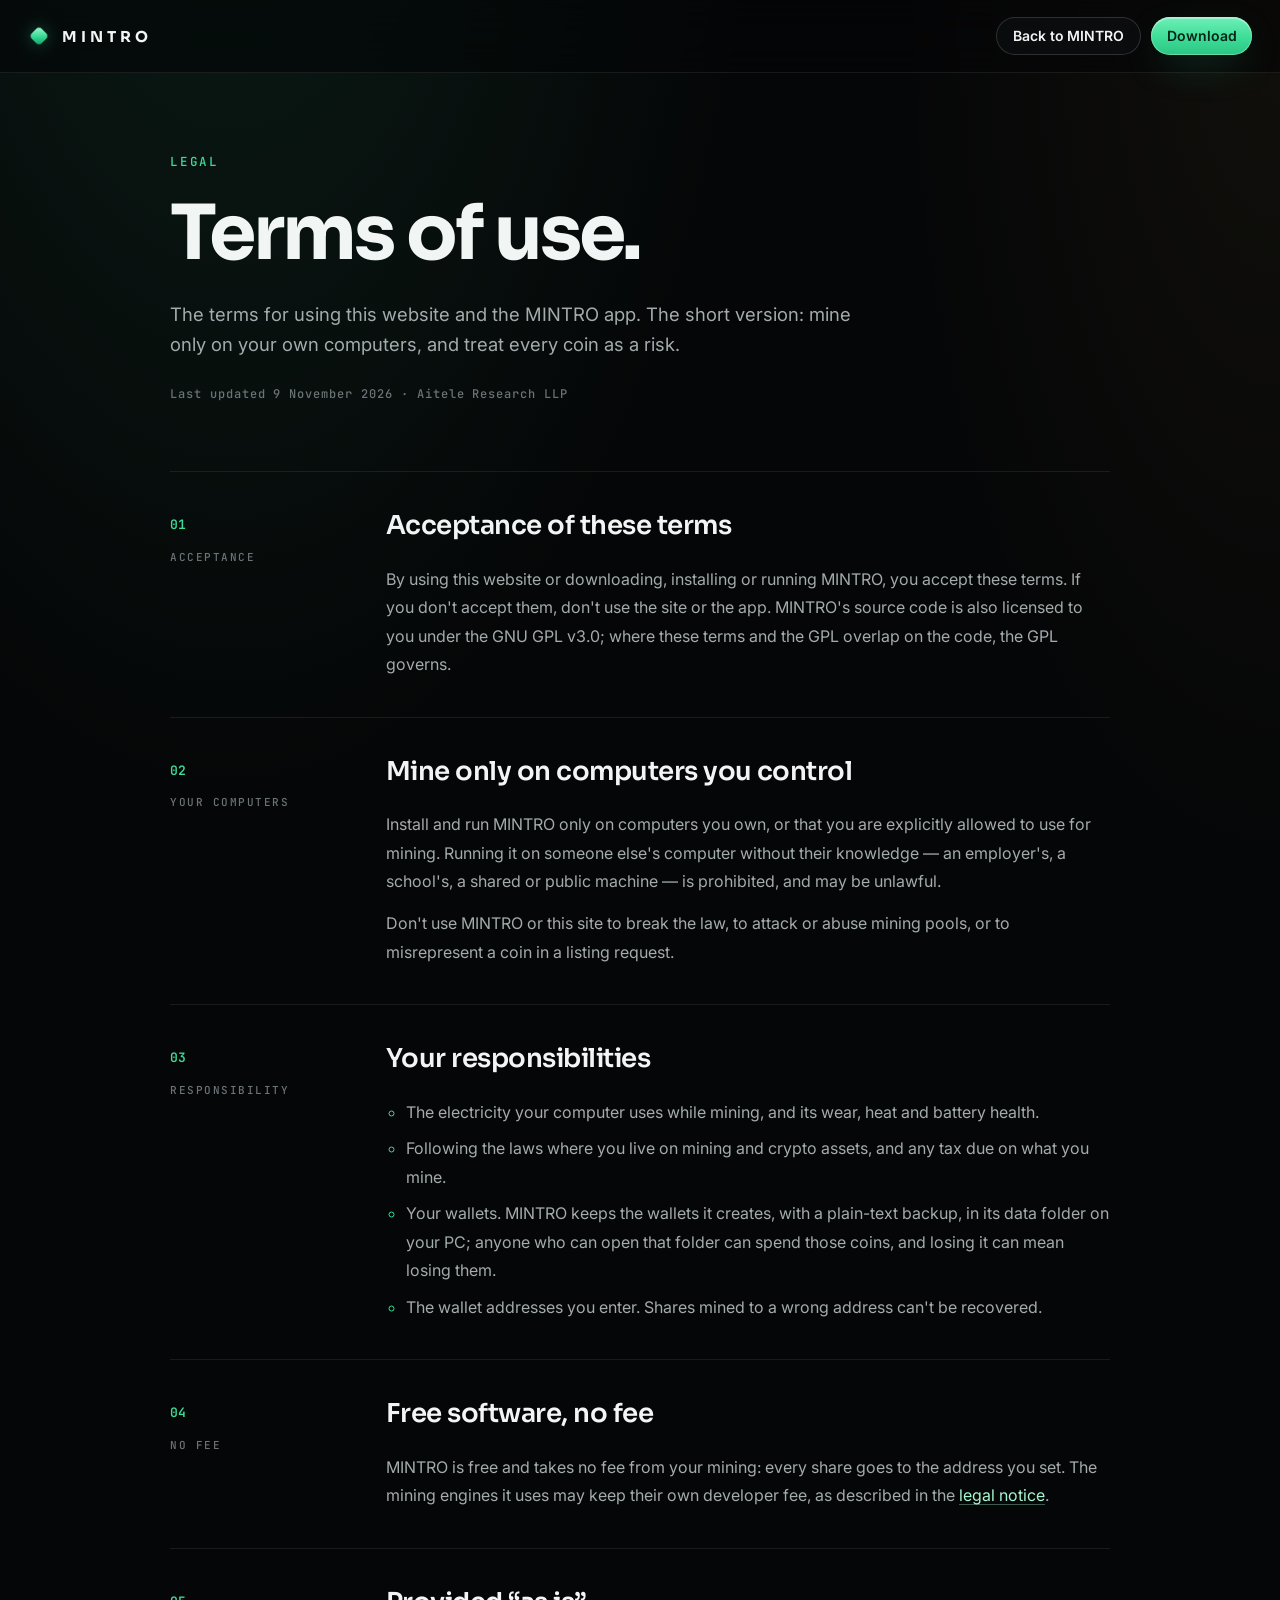
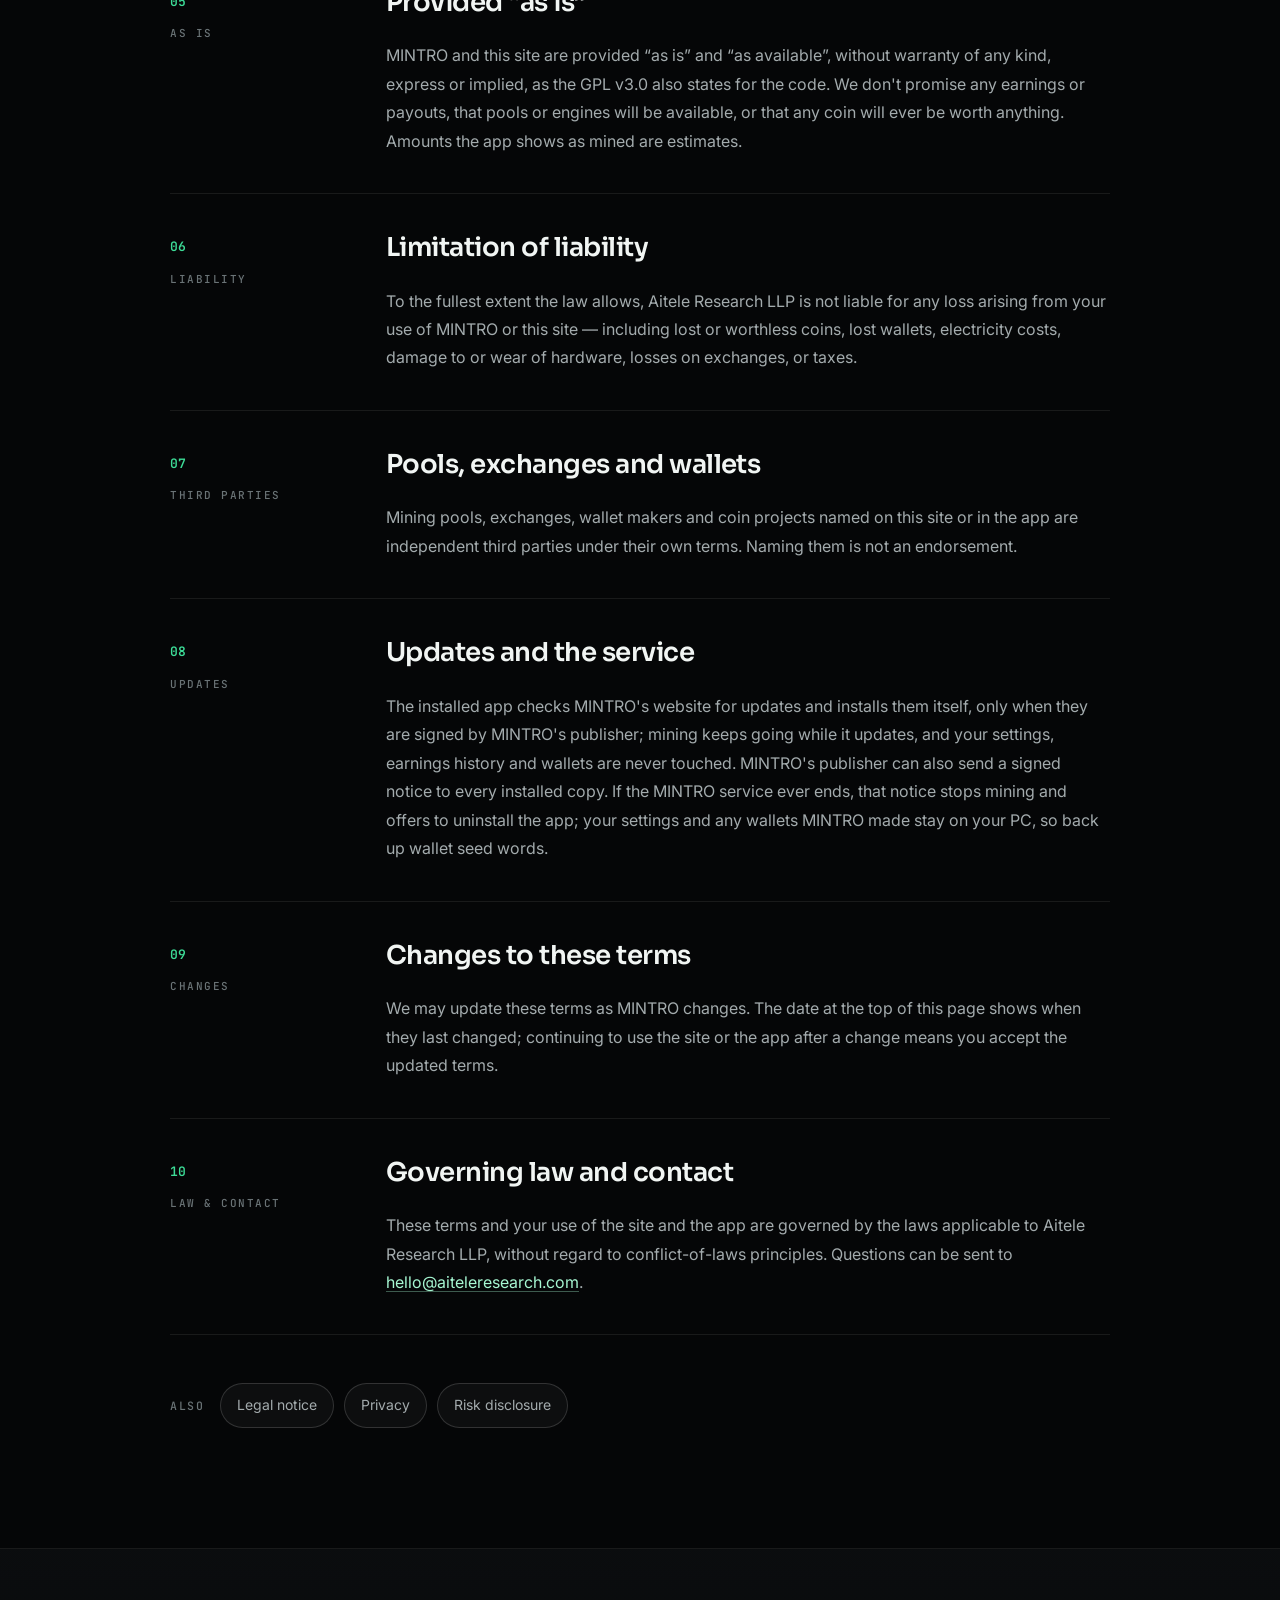
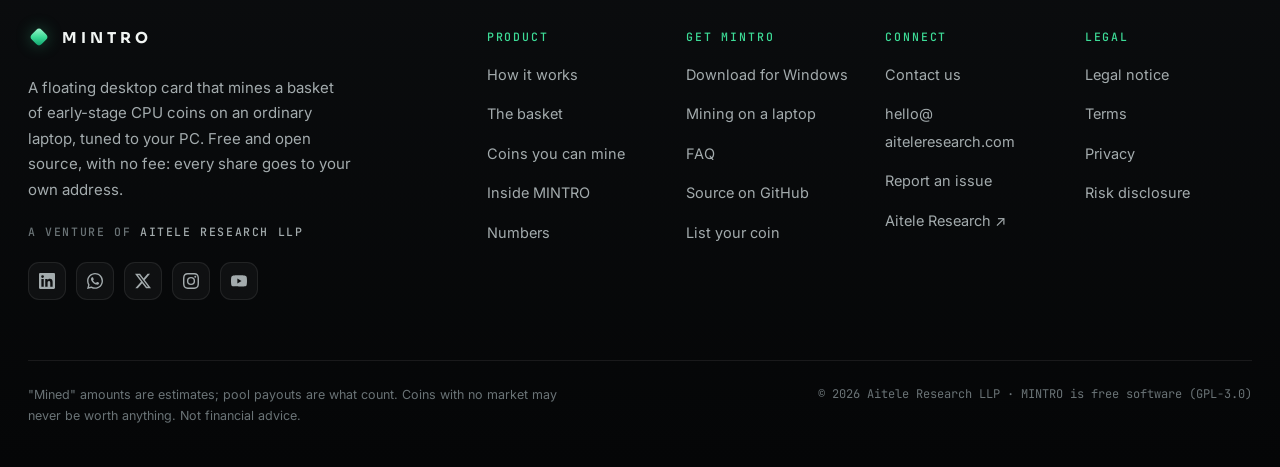
<file: docs/terms.html>
<!doctype html>
<html lang="en">
<head>
<meta charset="utf-8">
<meta name="viewport" content="width=device-width, initial-scale=1, viewport-fit=cover">
<title>Terms · MINTRO</title>
<meta name="description" content="Terms of use for MINTRO and its website: use it only on computers you control, free software with no warranty, liability limits and governing law.">
<meta name="theme-color" content="#050607">
<meta name="robots" content="index, follow, max-image-preview:large, max-snippet:-1, max-video-preview:-1">
<meta name="author" content="Aitele Research LLP">
<meta name="application-name" content="MINTRO">
<meta name="apple-mobile-web-app-title" content="MINTRO">
<link rel="canonical" href="https://mintro.aiteleresearch.com/terms.html">
<link rel="alternate" hreflang="en" href="https://mintro.aiteleresearch.com/terms.html">
<link rel="alternate" hreflang="x-default" href="https://mintro.aiteleresearch.com/terms.html">
<link rel="icon" href="assets/favicon.svg" type="image/svg+xml">
<link rel="icon" href="assets/favicon-32.png" sizes="32x32" type="image/png">
<link rel="apple-touch-icon" href="assets/apple-touch-icon.png">
<link rel="manifest" href="site.webmanifest">
<meta property="og:type" content="website">
<meta property="og:site_name" content="MINTRO">
<meta property="og:locale" content="en_US">
<meta property="og:url" content="https://mintro.aiteleresearch.com/terms.html">
<meta property="og:title" content="Terms · MINTRO">
<meta property="og:description" content="Terms of use for MINTRO and its website: use it only on computers you control, free software with no warranty, liability limits and governing law.">
<meta property="og:image" content="https://mintro.aiteleresearch.com/assets/og.jpg">
<meta property="og:image:type" content="image/jpeg">
<meta property="og:image:width" content="1200">
<meta property="og:image:height" content="630">
<meta property="og:image:alt" content="MINTRO: a mint crystal with a basket of coins in orbit, and the words Early coins. Ordinary laptop. Three clicks.">
<meta name="twitter:card" content="summary_large_image">
<meta name="twitter:site" content="@aiteleresearch">
<meta name="twitter:creator" content="@aiteleresearch">
<meta name="twitter:description" content="Terms of use for MINTRO and its website: use it only on computers you control, free software with no warranty, liability limits and governing law.">
<meta name="twitter:image" content="https://mintro.aiteleresearch.com/assets/og.jpg">
<meta name="twitter:image:alt" content="MINTRO: a mint crystal with a basket of coins in orbit, and the words Early coins. Ordinary laptop. Three clicks.">
<meta name="twitter:title" content="Terms · MINTRO">
<link rel="preconnect" href="https://fonts.googleapis.com">
<link rel="preconnect" href="https://fonts.gstatic.com" crossorigin>
<link rel="stylesheet" href="https://fonts.googleapis.com/css2?family=Inter:wght@400;500;600&family=JetBrains+Mono:wght@400;500&family=Sora:wght@500;600;700&display=swap">
<link rel="stylesheet" href="assets/style.css">
<script defer src="assets/scrollbar.js"></script>
<script defer src="assets/stats.js"></script>
<script defer src="assets/download.js"></script>
<script type="application/ld+json" id="mintro-ld">
{
 "@context": "https://schema.org",
 "@graph": [
  {
   "@type": "Organization",
   "@id": "https://aiteleresearch.com/#organization",
   "name": "Aitele Research LLP",
   "url": "https://aiteleresearch.com",
   "logo": "https://aiteleresearch.com/logo.png",
   "email": "hello@aiteleresearch.com",
   "sameAs": [
    "https://www.linkedin.com/company/aitele",
    "https://x.com/aiteleresearch",
    "https://www.instagram.com/aiteleresearch/",
    "https://www.youtube.com/@aiteleresearch"
   ]
  },
  {
   "@type": "WebSite",
   "@id": "https://mintro.aiteleresearch.com/#website",
   "url": "https://mintro.aiteleresearch.com/",
   "name": "MINTRO",
   "alternateName": "MINTRO crypto mining app",
   "description": "MINTRO, a free and open-source crypto mining app for Windows laptops and desktops.",
   "inLanguage": "en",
   "publisher": {
    "@id": "https://aiteleresearch.com/#organization"
   }
  },
  {
   "@type": "WebPage",
   "@id": "https://mintro.aiteleresearch.com/terms.html#webpage",
   "url": "https://mintro.aiteleresearch.com/terms.html",
   "name": "Terms",
   "description": "Terms of use for MINTRO and its website: use it only on computers you control, free software with no warranty, liability limits and governing law.",
   "isPartOf": {
    "@id": "https://mintro.aiteleresearch.com/#website"
   },
   "inLanguage": "en",
   "dateModified": "2026-11-09",
   "primaryImageOfPage": {
    "@type": "ImageObject",
    "url": "https://mintro.aiteleresearch.com/assets/og.jpg",
    "width": 1200,
    "height": 630
   },
   "breadcrumb": {
    "@id": "https://mintro.aiteleresearch.com/terms.html#breadcrumb"
   }
  },
  {
   "@type": "BreadcrumbList",
   "@id": "https://mintro.aiteleresearch.com/terms.html#breadcrumb",
   "itemListElement": [
    {
     "@type": "ListItem",
     "position": 1,
     "name": "MINTRO",
     "item": "https://mintro.aiteleresearch.com/"
    },
    {
     "@type": "ListItem",
     "position": 2,
     "name": "Terms",
     "item": "https://mintro.aiteleresearch.com/terms.html"
    }
   ]
  }
 ]
}
</script>
</head>
<body class="legal-page">

<header class="nav solid">
  <div class="wrap nav-in">
    <a class="brand" href="./" aria-label="MINTRO home"><span class="brand-gem"><i></i></span>MINTRO</a>
    <div class="nav-cta">
      <a class="btn small ghost hide-sm" href="./"><span>Back to MINTRO</span></a>
      <a class="btn small primary" data-href="download" href="https://mintro.aiteleresearch.com/download/latest"><span>Download</span></a>
    </div>
  </div>
</header>

<main class="legal">
  <div class="wrap legal-in">
    <header class="legal-head">
      <p class="eyebrow">Legal</p>
      <h1>Terms of use.</h1>
      <p class="legal-lede">The terms for using this website and the MINTRO app. The short version: mine only on your own computers, and treat every coin as a risk.</p>
      <p class="legal-meta">Last updated 9 November 2026 · Aitele Research LLP</p>
    </header>
    <ol class="clauses">
      <li class="clause">
        <div class="c-idx"><span>01</span><small>Acceptance</small></div>
        <div class="c-body"><h2>Acceptance of these terms</h2><p>By using this website or downloading, installing or running MINTRO, you accept these terms. If you don't accept them, don't use the site or the app. MINTRO's source code is also licensed to you under the GNU GPL v3.0; where these terms and the GPL overlap on the code, the GPL governs.</p></div>
      </li>
      <li class="clause">
        <div class="c-idx"><span>02</span><small>Your computers</small></div>
        <div class="c-body"><h2>Mine only on computers you control</h2><p>Install and run MINTRO only on computers you own, or that you are explicitly allowed to use for mining. Running it on someone else's computer without their knowledge — an employer's, a school's, a shared or public machine — is prohibited, and may be unlawful.</p><p>Don't use MINTRO or this site to break the law, to attack or abuse mining pools, or to misrepresent a coin in a listing request.</p></div>
      </li>
      <li class="clause">
        <div class="c-idx"><span>03</span><small>Responsibility</small></div>
        <div class="c-body"><h2>Your responsibilities</h2><ul><li>The electricity your computer uses while mining, and its wear, heat and battery health.</li><li>Following the laws where you live on mining and crypto assets, and any tax due on what you mine.</li><li>Your wallets. MINTRO keeps the wallets it creates, with a plain-text backup, in its data folder on your PC; anyone who can open that folder can spend those coins, and losing it can mean losing them.</li><li>The wallet addresses you enter. Shares mined to a wrong address can't be recovered.</li></ul></div>
      </li>
      <li class="clause">
        <div class="c-idx"><span>04</span><small>No fee</small></div>
        <div class="c-body"><h2>Free software, no fee</h2><p>MINTRO is free and takes no fee from your mining: every share goes to the address you set. The mining engines it uses may keep their own developer fee, as described in the <a href="legal.html">legal notice</a>.</p></div>
      </li>
      <li class="clause">
        <div class="c-idx"><span>05</span><small>As is</small></div>
        <div class="c-body"><h2>Provided &ldquo;as is&rdquo;</h2><p>MINTRO and this site are provided &ldquo;as is&rdquo; and &ldquo;as available&rdquo;, without warranty of any kind, express or implied, as the GPL v3.0 also states for the code. We don't promise any earnings or payouts, that pools or engines will be available, or that any coin will ever be worth anything. Amounts the app shows as mined are estimates.</p></div>
      </li>
      <li class="clause">
        <div class="c-idx"><span>06</span><small>Liability</small></div>
        <div class="c-body"><h2>Limitation of liability</h2><p>To the fullest extent the law allows, Aitele Research LLP is not liable for any loss arising from your use of MINTRO or this site — including lost or worthless coins, lost wallets, electricity costs, damage to or wear of hardware, losses on exchanges, or taxes.</p></div>
      </li>
      <li class="clause">
        <div class="c-idx"><span>07</span><small>Third parties</small></div>
        <div class="c-body"><h2>Pools, exchanges and wallets</h2><p>Mining pools, exchanges, wallet makers and coin projects named on this site or in the app are independent third parties under their own terms. Naming them is not an endorsement.</p></div>
      </li>
      <li class="clause">
        <div class="c-idx"><span>08</span><small>Updates</small></div>
        <div class="c-body"><h2>Updates and the service</h2><p>The installed app checks MINTRO's website for updates and installs them itself, only when they are signed by MINTRO's publisher; mining keeps going while it updates, and your settings, earnings history and wallets are never touched. MINTRO's publisher can also send a signed notice to every installed copy. If the MINTRO service ever ends, that notice stops mining and offers to uninstall the app; your settings and any wallets MINTRO made stay on your PC, so back up wallet seed words.</p></div>
      </li>
      <li class="clause">
        <div class="c-idx"><span>09</span><small>Changes</small></div>
        <div class="c-body"><h2>Changes to these terms</h2><p>We may update these terms as MINTRO changes. The date at the top of this page shows when they last changed; continuing to use the site or the app after a change means you accept the updated terms.</p></div>
      </li>
      <li class="clause">
        <div class="c-idx"><span>10</span><small>Law & contact</small></div>
        <div class="c-body"><h2>Governing law and contact</h2><p>These terms and your use of the site and the app are governed by the laws applicable to Aitele Research LLP, without regard to conflict-of-laws principles. Questions can be sent to <a href="mailto:hello@aiteleresearch.com">hello@aiteleresearch.com</a>.</p></div>
      </li>
    </ol>
    <nav class="legal-more" aria-label="More legal pages"><span>Also</span><a href="legal.html">Legal notice</a><a href="privacy.html">Privacy</a><a href="risk.html">Risk disclosure</a></nav>
  </div>
</main>

<footer class="foot">
  <div class="wrap">
    <div class="foot-top">
      <div class="foot-brand">
        <a class="brand" href="./#top" aria-label="MINTRO home"><span class="brand-gem"><i></i></span>MINTRO</a>
        <p class="foot-about">A floating desktop card that mines a basket of early-stage CPU coins on an ordinary laptop,
          tuned to your PC. Free and open source, with no fee: every share goes to your own address.</p>
        <p class="foot-venture">A venture of <a href="https://aiteleresearch.com" target="_blank" rel="noopener">Aitele Research LLP</a></p>
        <div class="social"><a href="https://www.linkedin.com/company/aitele" target="_blank" rel="noopener" aria-label="Aitele Research on LinkedIn"><svg viewBox="0 0 24 24" aria-hidden="true"><path d="M20.447 20.452h-3.554v-5.569c0-1.328-.027-3.037-1.852-3.037-1.853 0-2.136 1.445-2.136 2.939v5.667H9.351V9h3.414v1.561h.046c.477-.9 1.637-1.85 3.37-1.85 3.601 0 4.267 2.37 4.267 5.455v6.286zM5.337 7.433a2.062 2.062 0 0 1-2.063-2.065 2.064 2.064 0 1 1 2.063 2.065zm1.782 13.019H3.555V9h3.564v11.452zM22.225 0H1.771C.792 0 0 .774 0 1.729v20.542C0 23.227.792 24 1.771 24h20.451C23.2 24 24 23.227 24 22.271V1.729C24 .774 23.2 0 22.222 0h.003z"/></svg></a><a href="https://whatsapp.com/channel/0029VbCJPIf545uoE8NYVb2C" target="_blank" rel="noopener" aria-label="Aitele Research on WhatsApp channel"><svg viewBox="0 0 24 24" aria-hidden="true"><path d="M17.472 14.382c-.297-.149-1.758-.867-2.03-.967-.273-.099-.471-.148-.67.15-.197.297-.767.966-.94 1.164-.173.199-.347.223-.644.075-.297-.15-1.255-.463-2.39-1.475-.883-.788-1.48-1.761-1.653-2.059-.173-.297-.018-.458.13-.606.134-.133.298-.347.446-.52.149-.174.198-.298.298-.497.099-.198.05-.371-.025-.52-.075-.149-.669-1.612-.916-2.207-.242-.579-.487-.5-.669-.51-.173-.008-.371-.01-.57-.01-.198 0-.52.074-.792.372-.272.297-1.04 1.016-1.04 2.479 0 1.462 1.065 2.875 1.213 3.074.149.198 2.096 3.2 5.077 4.487.709.306 1.262.489 1.694.625.712.227 1.36.195 1.871.118.571-.085 1.758-.719 2.006-1.413.248-.694.248-1.289.173-1.413-.074-.124-.272-.198-.57-.347m-5.421 7.403h-.004a9.87 9.87 0 0 1-5.031-1.378l-.361-.214-3.741.982.998-3.648-.235-.374a9.86 9.86 0 0 1-1.51-5.26c.001-5.45 4.436-9.884 9.888-9.884 2.64 0 5.122 1.03 6.988 2.898a9.825 9.825 0 0 1 2.893 6.994c-.003 5.45-4.437 9.885-9.885 9.885M20.52 3.449C18.24 1.245 15.24 0 12.045 0 5.463 0 .104 5.359.101 11.947c0 2.096.547 4.142 1.588 5.945L0 24l6.335-1.652a11.96 11.96 0 0 0 5.71 1.448h.005c6.582 0 11.946-5.359 11.949-11.948 0-3.192-1.243-6.192-3.503-8.453z"/></svg></a><a href="https://x.com/aiteleresearch" target="_blank" rel="noopener" aria-label="Aitele Research on X"><svg viewBox="0 0 24 24" aria-hidden="true"><path d="M18.901 1.153h3.68l-8.04 9.19L24 22.846h-7.406l-5.8-7.584-6.638 7.584H.474l8.6-9.83L0 1.154h7.594l5.243 6.932ZM17.61 20.644h2.039L6.486 3.24H4.298Z"/></svg></a><a href="https://www.instagram.com/aiteleresearch/" target="_blank" rel="noopener" aria-label="Aitele Research on Instagram"><svg viewBox="0 0 24 24" aria-hidden="true"><path d="M12 2.163c3.204 0 3.584.012 4.85.07 3.252.148 4.771 1.691 4.919 4.919.058 1.265.069 1.645.069 4.849 0 3.205-.012 3.584-.069 4.849-.149 3.225-1.664 4.771-4.919 4.919-1.266.058-1.644.07-4.85.07-3.204 0-3.584-.012-4.849-.07-3.26-.149-4.771-1.699-4.919-4.92-.058-1.265-.07-1.644-.07-4.849 0-3.204.013-3.583.07-4.849.149-3.227 1.664-4.771 4.919-4.919 1.266-.057 1.645-.069 4.849-.069zM12 0C8.741 0 8.333.014 7.053.072 2.695.272.273 2.69.073 7.052.014 8.333 0 8.741 0 12c0 3.259.014 3.668.072 4.948.2 4.358 2.618 6.78 6.98 6.98C8.333 23.986 8.741 24 12 24c3.259 0 3.668-.014 4.948-.072 4.354-.2 6.782-2.618 6.979-6.98.059-1.28.073-1.689.073-4.948 0-3.259-.014-3.667-.072-4.947-.196-4.354-2.617-6.78-6.979-6.98C15.668.014 15.259 0 12 0zm0 5.838a6.162 6.162 0 1 0 0 12.324 6.162 6.162 0 0 0 0-12.324zM12 16a4 4 0 1 1 0-8 4 4 0 0 1 0 8zm6.406-11.845a1.44 1.44 0 1 0 0 2.881 1.44 1.44 0 0 0 0-2.881z"/></svg></a><a href="https://www.youtube.com/@aiteleresearch" target="_blank" rel="noopener" aria-label="Aitele Research on YouTube"><svg viewBox="0 0 24 24" aria-hidden="true"><path d="M23.498 6.186a3.016 3.016 0 0 0-2.122-2.136C19.505 3.545 12 3.545 12 3.545s-7.505 0-9.377.505A3.017 3.017 0 0 0 .502 6.186C0 8.07 0 12 0 12s0 3.93.502 5.814a3.016 3.016 0 0 0 2.122 2.136c1.871.505 9.376.505 9.376.505s7.505 0 9.377-.505a3.015 3.015 0 0 0 2.122-2.136C24 15.93 24 12 24 12s0-3.93-.502-5.814zM9.545 15.568V8.432L15.818 12l-6.273 3.568z"/></svg></a></div>
      </div>
      <nav class="foot-cols" aria-label="Footer">
        <div>
          <p class="foot-h">Product</p>
          <ul>
            <li><a href="./#how">How it works</a></li>
            <li><a href="./#basket">The basket</a></li>
            <li><a href="coins.html">Coins you can mine</a></li>
            <li><a href="./#features">Inside MINTRO</a></li>
            <li><a href="./#numbers">Numbers</a></li>
          </ul>
        </div>
        <div>
          <p class="foot-h">Get MINTRO</p>
          <ul>
            <li><a href="download.html">Download for Windows</a></li>
            <li><a href="mine-crypto-on-a-laptop.html">Mining on a laptop</a></li>
            <li><a href="faq.html">FAQ</a></li>
            <li><a href="https://github.com/aiteleresearch/mintro">Source on GitHub</a></li>
            <li><a href="./#list">List your coin</a></li>
          </ul>
        </div>
        <div>
          <p class="foot-h">Connect</p>
          <ul>
            <li><a href="contact.html">Contact us</a></li>
            <li><a href="mailto:hello@aiteleresearch.com">hello@<wbr>aiteleresearch.com</a></li>
            <li><a href="https://github.com/aiteleresearch/mintro/issues" target="_blank" rel="noopener">Report an issue</a></li>
            <li><a href="https://aiteleresearch.com" target="_blank" rel="noopener">Aitele Research ↗</a></li>
          </ul>
        </div>
        <div>
          <p class="foot-h">Legal</p>
          <ul>
            <li><a href="legal.html">Legal notice</a></li>
            <li><a href="terms.html">Terms</a></li>
            <li><a href="privacy.html">Privacy</a></li>
            <li><a href="risk.html">Risk disclosure</a></li>
          </ul>
        </div>
      </nav>
    </div>
    <div class="foot-bottom">
      <p class="fine">"Mined" amounts are estimates; pool payouts are what count. Coins with no market may never be worth
        anything. Not financial advice.</p>
      <p class="fine foot-copy">© <span id="year">2026</span> Aitele Research LLP · MINTRO is free software (GPL-3.0)</p>
    </div>
  </div>
</footer>
<script>document.getElementById('year').textContent = new Date().getFullYear();</script>
</body>
</html>
</file>
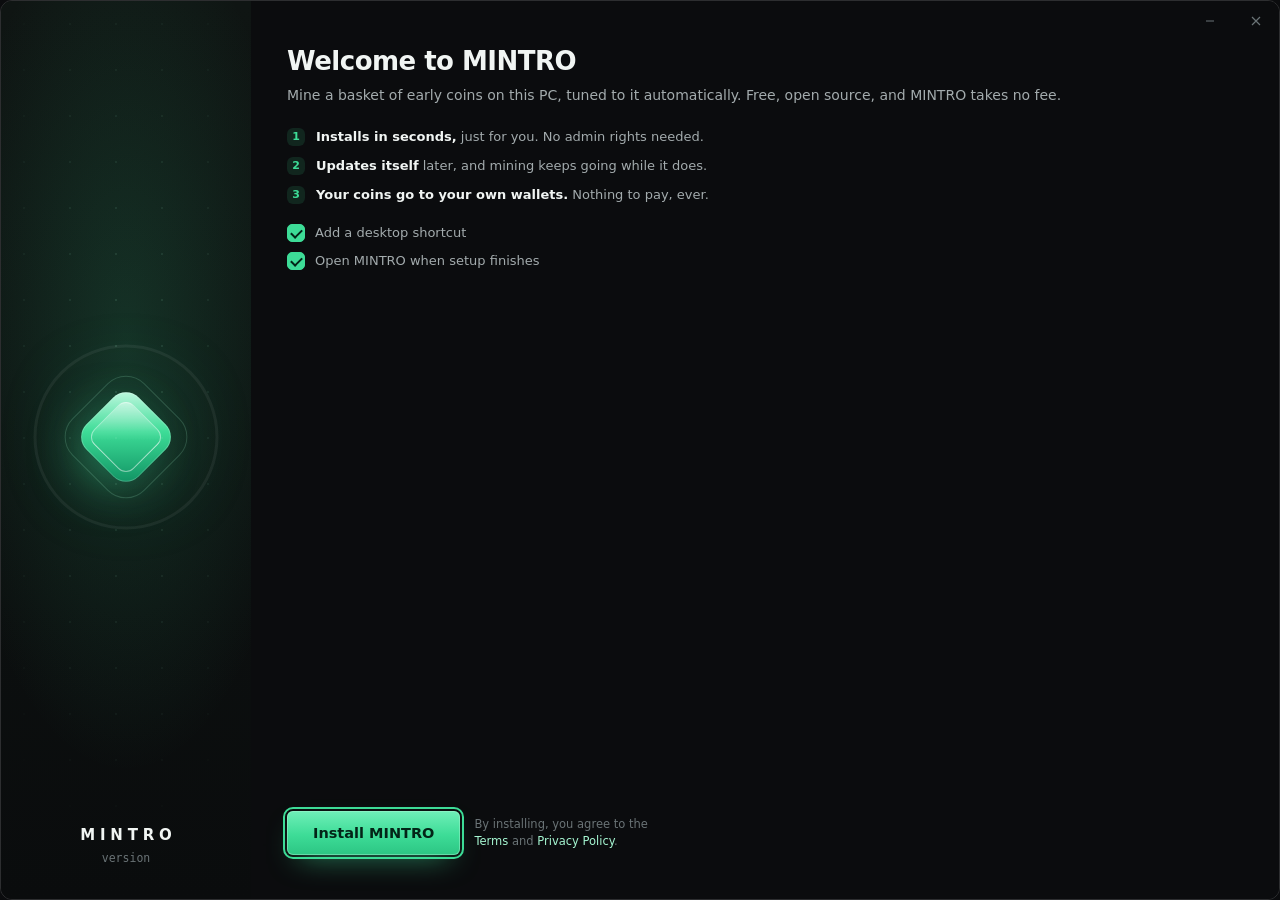
<file: setup/installer.html>
<!doctype html>
<html lang="en">
<head>
<meta charset="utf-8">
<title>MINTRO Setup</title>
<style>
  /* MINTRO Setup window. Everything is inline: the installer runs offline. */
  :root {
    color-scheme: dark;
    --bg: #0b0c0e; --panel: #101215; --line: rgba(255, 255, 255, .08); --line-2: rgba(255, 255, 255, .14);
    --ink: #f1f5f3; --ink-2: #a3abad; --ink-3: #6a7376;
    --mint: #3ddc97; --mint-2: #a6f7d2; --mint-deep: #0b8a5d; --mint-ink: #032417; --mint-soft: rgba(61, 220, 151, .12);
    --red: #ff7b6f; --ease: cubic-bezier(.16, 1, .3, 1);
  }
  * { box-sizing: border-box; }
  html, body { margin: 0; height: 100%; overflow: hidden; }
  body { background: var(--bg); color: var(--ink); font: 400 14px/1.55 "Segoe UI Variable Text", "Segoe UI", system-ui, sans-serif;
         -webkit-font-smoothing: antialiased; user-select: none; }
  button { font: inherit; color: inherit; background: none; border: 0; padding: 0; cursor: pointer; }
  button:focus-visible, a:focus-visible, input:focus-visible { outline: 2px solid var(--mint); outline-offset: 2px; border-radius: 6px; }
  a { color: var(--mint-2); text-decoration: none; } a:hover { text-decoration: underline; }
  [hidden] { display: none !important; }

  .win { display: grid; grid-template-columns: 250px 1fr; height: 100%; border: 1px solid var(--line-2); border-radius: 12px; overflow: hidden; }

  /* left: the crystal */
  .art { position: relative; overflow: hidden; display: grid; place-items: center;
         background: radial-gradient(120% 80% at 50% 38%, rgba(61, 220, 151, .16), transparent 60%), linear-gradient(180deg, #0f1513, #0a0c0d); }
  .art::after { content: ""; position: absolute; inset: 0; pointer-events: none;
                background-image: radial-gradient(rgba(166, 247, 210, .55) 1px, transparent 1.4px); background-size: 46px 46px;
                mask-image: radial-gradient(70% 60% at 50% 40%, #000, transparent); opacity: .22; animation: drift 40s linear infinite; }
  @keyframes drift { to { background-position: 46px 92px; } }
  .stage { position: relative; width: 190px; height: 190px; display: grid; place-items: center; margin-top: -26px; }
  .ring { position: absolute; inset: 0; transform: rotate(-90deg); }
  .ring circle { fill: none; stroke-width: 3; }
  .ring .trk { stroke: rgba(255, 255, 255, .06); }
  .ring .arc { stroke: var(--mint); stroke-linecap: round; stroke-dasharray: 572; stroke-dashoffset: 572;
               transition: stroke-dashoffset .6s var(--ease), opacity .4s; filter: drop-shadow(0 0 6px rgba(61, 220, 151, .55)); opacity: 0; }
  .busy .ring .arc, .done .ring .arc { opacity: 1; }
  .gem { position: relative; width: 74px; height: 74px; border-radius: 18px; rotate: 45deg;
         background: linear-gradient(135deg, #d3fcea, var(--mint) 45%, var(--mint-deep));
         box-shadow: 0 0 0 1px rgba(255, 255, 255, .2) inset, 0 18px 50px -10px rgba(61, 220, 151, .55), 0 0 90px rgba(61, 220, 151, .25);
         animation: float 6s ease-in-out infinite; transition: box-shadow .6s; }
  .gem::before { content: ""; position: absolute; inset: 9px; border-radius: 11px; border: 1px solid rgba(255, 255, 255, .45);
                 background: linear-gradient(135deg, rgba(255, 255, 255, .45), transparent 55%); }
  .gem::after { content: ""; position: absolute; inset: -14px; border-radius: 26px; border: 1px solid rgba(166, 247, 210, .18); }
  @keyframes float { 50% { transform: translateY(-7px); } }
  .busy .gem { animation: float 6s ease-in-out infinite, pulse 1.6s ease-in-out infinite; }
  @keyframes pulse { 50% { box-shadow: 0 0 0 1px rgba(255, 255, 255, .25) inset, 0 18px 60px -6px rgba(61, 220, 151, .8), 0 0 120px rgba(61, 220, 151, .4); } }
  .tick { position: absolute; width: 46px; height: 46px; opacity: 0; transform: scale(.6); transition: opacity .4s .2s, transform .6s .2s var(--ease); }
  .tick path { fill: none; stroke: var(--mint-ink); stroke-width: 5; stroke-linecap: round; stroke-linejoin: round; stroke-dasharray: 40; stroke-dashoffset: 40; transition: stroke-dashoffset .5s .35s; }
  .done .tick { opacity: 1; transform: none; } .done .tick path { stroke-dashoffset: 0; }
  .brand { position: absolute; left: 0; right: 0; bottom: 30px; text-align: center; }
  .brand b { display: block; font-size: 15px; font-weight: 700; letter-spacing: .32em; padding-left: .32em; }
  .brand span { font: 500 11.5px/1 ui-monospace, "Cascadia Mono", Consolas, monospace; color: var(--ink-3); }

  /* right: the steps */
  .side { position: relative; display: flex; flex-direction: column; background: var(--bg); }
  .titlebar { display: flex; align-items: center; height: 40px; flex: none; }
  .titlebar .drag { flex: 1; height: 100%; }
  .wbtn { width: 46px; height: 40px; display: grid; place-items: center; color: var(--ink-3); transition: background .15s, color .15s; }
  .wbtn:hover { background: rgba(255, 255, 255, .06); color: var(--ink); }
  .wbtn.x:hover { background: #c42b1c; color: #fff; }
  .wbtn svg { width: 10px; height: 10px; }
  .pane { position: absolute; inset: 40px 0 0; padding: 6px 40px 30px 36px; display: flex; flex-direction: column;
          opacity: 0; transform: translateX(14px); pointer-events: none; transition: opacity .45s var(--ease), transform .55s var(--ease); }
  .pane.on { opacity: 1; transform: none; pointer-events: auto; }
  h1 { margin: 0 0 8px; font: 600 26px/1.15 "Segoe UI Variable Display", "Segoe UI", system-ui, sans-serif; letter-spacing: -.02em; }
  .lede { margin: 0 0 20px; color: var(--ink-2); font-size: 14px; }
  .facts { list-style: none; margin: 0 0 18px; padding: 0; display: grid; gap: 9px; }
  .facts li { display: flex; gap: 11px; align-items: flex-start; font-size: 13px; color: var(--ink-2); }
  .facts i { flex: none; width: 18px; height: 18px; border-radius: 6px; display: grid; place-items: center; margin-top: 1px;
             background: var(--mint-soft); color: var(--mint); font: 700 11px/1 system-ui; font-style: normal; }
  .facts b { color: var(--ink); font-weight: 600; }
  .opt { display: flex; align-items: center; gap: 10px; font-size: 13px; color: var(--ink-2); margin-bottom: 8px; cursor: pointer; width: fit-content; }
  .opt input { appearance: none; width: 18px; height: 18px; margin: 0; border-radius: 5px; border: 1.5px solid var(--line-2); display: grid; place-items: center;
               background: transparent; cursor: pointer; transition: background .15s, border-color .15s; }
  .opt input::after { content: ""; width: 9px; height: 5px; border-left: 2px solid var(--mint-ink); border-bottom: 2px solid var(--mint-ink);
                      rotate: -45deg; translate: 0 -1px; opacity: 0; }
  .opt input:checked { background: var(--mint); border-color: var(--mint); } .opt input:checked::after { opacity: 1; }
  .grow { flex: 1; }
  .actions { display: flex; align-items: center; gap: 14px; }
  .btn { flex: none; white-space: nowrap; height: 44px; padding: 0 26px; border-radius: 11px; font-weight: 600; font-size: 14.5px;
         transition: transform .2s var(--ease), box-shadow .3s, background .2s; }
  .btn.primary { background: linear-gradient(180deg, #6fefb8, var(--mint) 55%, #2cc583); color: var(--mint-ink);
                 box-shadow: 0 0 0 1px rgba(166, 247, 210, .45) inset, 0 12px 30px -12px rgba(61, 220, 151, .7); }
  .btn.primary:hover { transform: translateY(-1px); box-shadow: 0 0 0 1px rgba(166, 247, 210, .6) inset, 0 16px 36px -10px rgba(61, 220, 151, .8); }
  .btn.ghost { border: 1px solid var(--line-2); color: var(--ink); } .btn.ghost:hover { background: rgba(255, 255, 255, .05); }
  .legal { font-size: 11.5px; color: var(--ink-3); line-height: 1.45; max-width: 190px; }
  .meta { margin-top: 14px; font: 500 11px/1 ui-monospace, "Cascadia Mono", Consolas, monospace; color: var(--ink-3); }

  .steps { list-style: none; margin: 4px 0 0; padding: 0; display: grid; gap: 13px; }
  .steps li { display: flex; align-items: center; gap: 12px; color: var(--ink-3); font-size: 13.5px; transition: color .3s; }
  .steps li i { width: 20px; height: 20px; border-radius: 50%; border: 1.5px solid var(--line-2); display: grid; place-items: center; flex: none; transition: all .3s; }
  .steps li.now { color: var(--ink); } .steps li.now i { border-color: var(--mint); border-top-color: transparent; animation: spin .8s linear infinite; }
  .steps li.ok { color: var(--ink-2); } .steps li.ok i { background: var(--mint); border-color: var(--mint); }
  .steps li.ok i::after { content: ""; width: 8px; height: 4px; border-left: 2px solid var(--mint-ink); border-bottom: 2px solid var(--mint-ink); rotate: -45deg; translate: 0 -1px; }
  @keyframes spin { to { transform: rotate(360deg); } }
  .bar { height: 4px; border-radius: 4px; background: rgba(255, 255, 255, .06); overflow: hidden; margin: 22px 0 10px; }
  .bar i { display: block; height: 100%; width: 0; background: linear-gradient(90deg, var(--mint-deep), var(--mint), var(--mint-2)); transition: width .5s var(--ease); }
  .status { display: flex; justify-content: space-between; font-size: 12.5px; color: var(--ink-3); }
  .status b { font: 600 12.5px/1 ui-monospace, Consolas, monospace; color: var(--mint-2); }
  .err { margin: 0 0 18px; padding: 12px 14px; border-radius: 10px; background: rgba(255, 123, 111, .08); border: 1px solid rgba(255, 123, 111, .25);
         color: #ffc9c3; font-size: 12.5px; user-select: text; overflow-wrap: anywhere; }
  @media (prefers-reduced-motion: reduce) { *, *::before, *::after { animation: none !important; transition: none !important; } }
</style>
</head>
<body>
<div class="win" id="win">
  <aside class="art" aria-hidden="true">
    <div class="stage">
      <svg class="ring" viewBox="0 0 190 190"><circle class="trk" cx="95" cy="95" r="91"/><circle class="arc" id="arc" cx="95" cy="95" r="91"/></svg>
      <div class="gem"></div>
      <svg class="tick" viewBox="0 0 46 46"><path d="M12 24l8 8 15-17"/></svg>
    </div>
    <div class="brand"><b>MINTRO</b><span id="ver">version</span></div>
  </aside>

  <main class="side">
    <div class="titlebar">
      <div class="drag pywebview-drag-region"></div>
      <button class="wbtn" id="min" title="Minimize" aria-label="Minimize"><svg viewBox="0 0 10 10"><path d="M1 5h8" stroke="currentColor" stroke-width="1.2"/></svg></button>
      <button class="wbtn x" id="close" title="Close" aria-label="Close"><svg viewBox="0 0 10 10"><path d="M1 1l8 8M9 1L1 9" stroke="currentColor" stroke-width="1.2"/></svg></button>
    </div>

    <section class="pane on" id="welcome">
      <h1 id="wTitle">Welcome to MINTRO</h1>
      <p class="lede" id="wLede">Mine a basket of early coins on this PC, tuned to it automatically. Free, open source, and MINTRO takes no fee.</p>
      <ul class="facts" id="wFacts">
        <li><i>1</i><span><b>Installs in seconds,</b> just for you. No admin rights needed.</span></li>
        <li><i>2</i><span><b>Updates itself</b> later, and mining keeps going while it does.</span></li>
        <li><i>3</i><span><b>Your coins go to your own wallets.</b> Nothing to pay, ever.</span></li>
      </ul>
      <label class="opt" id="optDesktopRow"><input type="checkbox" id="optDesktop" checked> Add a desktop shortcut</label>
      <label class="opt"><input type="checkbox" id="optLaunch" checked> Open MINTRO when setup finishes</label>
      <div class="grow"></div>
      <div class="actions">
        <button class="btn primary" id="install" autofocus>Install MINTRO</button>
        <span class="legal">By installing, you agree to the <a href="#" data-url="terms">Terms</a> and
          <a href="#" data-url="privacy">Privacy Policy</a>.</span>
      </div>
      <div class="meta" id="wMeta"></div>
    </section>

    <section class="pane" id="progress">
      <h1 id="pTitle">Installing MINTRO</h1>
      <p class="lede">This takes a few seconds. Your settings and wallets live elsewhere and are never touched.</p>
      <ul class="steps" id="steps">
        <li data-at="0"><i></i>Getting ready</li>
        <li data-at="10"><i></i>Copying MINTRO</li>
        <li data-at="88"><i></i>Adding shortcuts</li>
        <li data-at="94"><i></i>Registering with Windows</li>
      </ul>
      <div class="grow"></div>
      <div class="bar"><i id="barFill"></i></div>
      <div class="status"><span id="pText">Getting ready…</span><b id="pPct">0%</b></div>
    </section>

    <section class="pane" id="ready">
      <h1 id="rTitle">MINTRO is ready</h1>
      <p class="lede" id="rLede">It's in your Start menu, and it floats on your desktop as a small card. Three clicks and you're mining.</p>
      <ul class="facts">
        <li><i>1</i><span><b>Get started</b> on the welcome screen.</span></li>
        <li><i>2</i><span><b>Create wallets</b> in one click, or paste your own.</span></li>
        <li><i>3</i><span><b>Press Start.</b> MINTRO does the rest.</span></li>
      </ul>
      <div class="grow"></div>
      <div class="actions">
        <button class="btn primary" id="open">Open MINTRO</button>
        <button class="btn ghost" id="finish">Close</button>
      </div>
    </section>

    <section class="pane" id="failed">
      <h1>Setup couldn't finish</h1>
      <p class="lede">Nothing was left half-installed. Here's what went wrong:</p>
      <div class="err" id="errText"></div>
      <div class="grow"></div>
      <div class="actions">
        <button class="btn primary" id="retry">Try again</button>
        <button class="btn ghost" id="quit">Close</button>
        <a href="#" data-url="help" class="legal">Get help</a>
      </div>
    </section>
  </main>
</div>

<script>
  const $ = (s) => document.querySelector(s);
  const CIRC = 2 * Math.PI * 91;
  let info = {}, started = false;

  // window.pywebview.api is the Python side (setup_main.py); a stand-in keeps the page usable on its own
  const ready = new Promise((resolve) => {
    if (window.pywebview && window.pywebview.api) return resolve();
    window.addEventListener("pywebviewready", () => resolve());
    setTimeout(resolve, 2500);
  });
  const api = () => (window.pywebview && window.pywebview.api) || {};

  // The design is 700 x 470. Python sizes the window to fit it at this display's scaling; if the window is
  // smaller anyway (a small screen at high scaling), scale the whole design down rather than cut it off.
  function fit() {
    const z = Math.min(1, innerWidth / 700, innerHeight / 470);
    document.documentElement.style.zoom = z < 0.995 ? String(z) : "";
  }
  fit();
  addEventListener("resize", fit);
  function reportScale() {
    if (api().set_scale) api().set_scale(devicePixelRatio);
    matchMedia(`(resolution: ${devicePixelRatio}dppx)`).addEventListener("change", reportScale, { once: true });
  }

  function show(id) {
    document.querySelectorAll(".pane").forEach((p) => p.classList.toggle("on", p.id === id));
    const win = $("#win");
    win.classList.toggle("busy", id === "progress");
    win.classList.toggle("done", id === "ready");
  }

  // Called from Python while installing
  window.setProgress = (pct, text) => {
    pct = Math.max(0, Math.min(100, pct));
    $("#arc").style.strokeDashoffset = String(CIRC * (1 - pct / 100));
    $("#barFill").style.width = `${pct}%`;
    $("#pPct").textContent = `${Math.round(pct)}%`;
    if (text) $("#pText").textContent = text;
    const items = [...document.querySelectorAll("#steps li")];
    items.forEach((li, i) => {
      const next = items[i + 1] ? +items[i + 1].dataset.at : 101;
      li.classList.toggle("ok", pct >= next || pct >= 100);
      li.classList.toggle("now", pct >= +li.dataset.at && pct < next && pct < 100);
    });
  };
  window.installed = (opened) => {
    window.setProgress(100, "Installed");
    setTimeout(() => {
      show("ready");
      if (opened) {
        $("#rLede").textContent = "MINTRO is opening now. It floats on your desktop as a small card, and it's in your Start menu too.";
        $("#open").hidden = true;
        $("#finish").className = "btn primary";
        $("#finish").focus();
      } else {
        $("#open").focus();
      }
    }, 450);
  };
  window.failed = (message) => {
    started = false;
    $("#errText").textContent = message;
    show("failed");
    $("#retry").focus();
  };

  async function install() {
    if (started) return;
    started = true;
    show("progress");
    window.setProgress(1, "Getting ready…");
    try {
      await api().install({ desktop: $("#optDesktop").checked, launch: $("#optLaunch").checked });
    } catch (e) {
      window.failed(String(e && e.message || e));
    }
  }

  $("#install").onclick = install;
  $("#retry").onclick = install;
  $("#open").onclick = () => { api().launch && api().launch(); api().close && api().close(); };
  $("#finish").onclick = $("#quit").onclick = $("#close").onclick = () => api().close && api().close();
  $("#min").onclick = () => api().minimize && api().minimize();
  document.querySelectorAll("[data-url]").forEach((a) => a.onclick = (e) => { e.preventDefault(); api().open_url && api().open_url(a.dataset.url); });
  document.addEventListener("keydown", (e) => {
    if (e.key === "Enter" && $("#welcome").classList.contains("on")) install();
    if (e.key === "Escape" && !started) api().close && api().close();
  });

  ready.then(async () => {
    reportScale();
    try { info = (api().info && await api().info()) || {}; } catch { info = {}; }
    $("#ver").textContent = `version ${info.version || ""}`;
    $("#wMeta").textContent = `${info.size_mb ? info.size_mb + " MB · " : ""}installs to your user folder · GPL-3.0`;
    if (info.installed) {
      const same = info.installed === info.version;
      $("#wTitle").textContent = same ? "Repair MINTRO" : "Update MINTRO";
      $("#wLede").textContent = same
        ? `MINTRO ${info.version} is already installed. Setup can put a fresh copy in place; your settings, wallets and earnings stay.`
        : `From ${info.installed} to ${info.version}. Your settings, wallets and earnings stay, and if MINTRO is mining, it keeps mining.`;
      $("#install").textContent = same ? "Reinstall" : "Update MINTRO";
      $("#pTitle").textContent = same ? "Reinstalling MINTRO" : "Updating MINTRO";
      $("#rTitle").textContent = same ? "MINTRO is ready" : `Updated to ${info.version}`;
      $("#optDesktopRow").hidden = true;  // keep whatever shortcuts are there
    }
    if (info.auto) install();
  });
</script>
</body>
</html>
</file>
<file: docs/assets/style.css>
/* MINTRO website */

@property --ang { syntax: '<angle>'; inherits: false; initial-value: 0deg; }

:root {
  color-scheme: dark;
  --bg: #050607; --bg-2: #0b0d0f;
  --panel: rgba(255, 255, 255, .035); --panel-2: rgba(255, 255, 255, .06);
  --line: rgba(255, 255, 255, .08); --line-2: rgba(255, 255, 255, .15);
  --ink: #f1f5f3; --ink-2: #a3abad; --ink-3: #6a7376;
  --mint: #3ddc97; --mint-2: #a6f7d2; --mint-deep: #0b9a69; --mint-soft: rgba(61, 220, 151, .12); --mint-glow: rgba(61, 220, 151, .35);
  --gold: #f2c46d; --gold-2: #ffe7b0; --red: #ff7b6f; --amber: #f3b04d;
  --display: "Sora", "Segoe UI", system-ui, sans-serif;
  --body: "Inter", "Segoe UI", system-ui, sans-serif;
  --mono: "JetBrains Mono", ui-monospace, Consolas, monospace;
  --ease: cubic-bezier(.16, 1, .3, 1);
  --gutter: 28px;
}
@media (max-width: 640px) { :root { --gutter: 16px; } }

* { box-sizing: border-box; }
html { -webkit-text-size-adjust: 100%; scroll-behavior: smooth; }
body {
  margin: 0; background: var(--bg); color: var(--ink); font: 400 17px/1.62 var(--body);
  -webkit-font-smoothing: antialiased; text-rendering: optimizeLegibility; overflow-x: clip;
}
::selection { background: rgba(61, 220, 151, .35); color: #fff; }
a { color: inherit; text-decoration: none; }
svg { display: block; }
h1, h2, h3 { font-family: var(--display); font-weight: 600; margin: 0; letter-spacing: -.03em; }
:focus-visible { outline: 2px solid var(--mint); outline-offset: 3px; border-radius: 6px; }
.wrap { width: min(1240px, 100% - 2 * var(--gutter)); margin-inline: auto; }
.center { text-align: center; }

/* ---------- backdrop layers ---------- */

#gl { position: fixed; inset: 0; width: 100%; height: 100vh; height: 100lvh; z-index: 0; display: block; }
.veil {
  position: fixed; inset: 0; z-index: 1; pointer-events: none;
  background:
    radial-gradient(120% 80% at 50% 0%, transparent 55%, rgba(5, 6, 7, .55) 100%),
    linear-gradient(180deg, rgba(5, 6, 7, .35), transparent 18%, transparent 82%, rgba(5, 6, 7, .5));
}
.grain {
  position: fixed; inset: -50%; z-index: 60; pointer-events: none; opacity: .055; mix-blend-mode: overlay;
  background-image: url("data:image/svg+xml,%3Csvg xmlns='http://www.w3.org/2000/svg' width='220' height='220'%3E%3Cfilter id='n'%3E%3CfeTurbulence type='fractalNoise' baseFrequency='.85' numOctaves='3' stitchTiles='stitch'/%3E%3C/filter%3E%3Crect width='100%25' height='100%25' filter='url(%23n)'/%3E%3C/svg%3E");
  animation: grain 1.2s steps(6) infinite;
}
@keyframes grain {
  0% { transform: translate(0, 0); } 20% { transform: translate(-3%, 2%); } 40% { transform: translate(2%, -4%); }
  60% { transform: translate(-4%, -1%); } 80% { transform: translate(3%, 3%); } 100% { transform: translate(0, 0); }
}
main, .foot { position: relative; z-index: 2; }

/* WebGL unavailable: a CSS crystal stands in */
.gl-fallback { display: none; }
.no-gl .gl-fallback { display: grid; place-items: center; position: absolute; right: 8%; top: 50%; translate: 0 -50%; width: 34vmin; height: 34vmin; }
.no-gl .gl-fallback span {
  width: 70%; height: 70%; border-radius: 18%; rotate: 45deg;
  background: linear-gradient(135deg, var(--mint-2), var(--mint) 45%, var(--mint-deep));
  box-shadow: 0 0 120px var(--mint-glow), inset 0 0 40px rgba(255, 255, 255, .35); animation: float 6s ease-in-out infinite;
}
@keyframes float { 50% { transform: translateY(-14px); } }

/* ---------- loader ---------- */

#loader {
  position: fixed; inset: 0; z-index: 100; background: var(--bg); display: grid; place-content: center; justify-items: center; gap: 18px;
  transition: clip-path 1.1s var(--ease), visibility 0s 1.1s; clip-path: inset(0 0 0 0);
}
#loader.out { clip-path: inset(0 0 100% 0); visibility: hidden; }
.no-js #loader, html:not(.js) #loader { display: none; }
.ld-mark svg { width: 72px; height: 72px; overflow: visible; }
.ld-gem { fill: none; stroke: var(--mint); stroke-width: 2; stroke-dasharray: 130; stroke-dashoffset: 130;
          animation: ld-draw 1.4s var(--ease) forwards, ld-fill .6s .9s forwards; filter: drop-shadow(0 0 10px var(--mint-glow)); }
@keyframes ld-draw { to { stroke-dashoffset: 0; } }
@keyframes ld-fill { to { fill: rgba(61, 220, 151, .16); } }
.ld-word { font: 600 13px/1 var(--display); letter-spacing: .5em; padding-left: .5em; color: var(--ink-2); }
.ld-bar { width: 160px; height: 2px; border-radius: 2px; background: var(--line); overflow: hidden; }
.ld-bar i { display: block; height: 100%; width: 100%; transform-origin: 0 50%; transform: scaleX(0); background: var(--mint); }
.ld-pct { font: 500 11px/1 var(--mono); color: var(--ink-3); letter-spacing: .1em; }

/* ---------- buttons ---------- */

.btn {
  --bg-b: var(--panel); position: relative; display: inline-flex; align-items: center; justify-content: center;
  height: 46px; padding: 0 22px; border-radius: 999px; font: 600 15px/1 var(--body); letter-spacing: -.005em;
  border: 1px solid var(--line-2); background: var(--bg-b); color: var(--ink); cursor: pointer; isolation: isolate;
  transition: background .3s, border-color .3s, box-shadow .4s var(--ease), transform .5s var(--ease); will-change: transform;
}
.btn > span { display: inline-flex; align-items: center; gap: 10px; transition: transform .5s var(--ease); }
.btn.small { height: 38px; padding: 0 16px; font-size: 14px; }
.btn.lg { height: 54px; padding: 0 26px; font-size: 16px; }
.btn.xl { height: 64px; padding: 0 34px; font-size: 18px; }
.btn.full { width: 100%; }
.btn.ghost { background: rgba(14, 16, 18, .7); }
.btn.ghost:hover { background: rgba(255, 255, 255, .08); border-color: rgba(255, 255, 255, .25); }
.btn.primary {
  border: 0; color: #032417; overflow: hidden;
  background: linear-gradient(180deg, #6fefb8, var(--mint) 55%, #2cc583);
  box-shadow: 0 0 0 1px rgba(166, 247, 210, .45) inset, 0 14px 40px -12px var(--mint-glow), 0 2px 0 rgba(255, 255, 255, .35) inset;
}
.btn.primary::after {
  content: ""; position: absolute; inset: 0; z-index: -1; transform: translateX(-120%) skewX(-20deg);
  background: linear-gradient(90deg, transparent, rgba(255, 255, 255, .55), transparent); width: 60%;
  animation: shine 4.5s var(--ease) infinite 2s;
}
@keyframes shine { 0% { transform: translateX(-120%) skewX(-20deg); } 30%, 100% { transform: translateX(260%) skewX(-20deg); } }
.btn.primary:hover { box-shadow: 0 0 0 1px rgba(166, 247, 210, .6) inset, 0 20px 60px -10px rgba(61, 220, 151, .55), 0 2px 0 rgba(255, 255, 255, .35) inset; }
.btn.gold { background: linear-gradient(180deg, #ffe2a2, var(--gold) 55%, #d9a447); color: #2e1f02;
            box-shadow: 0 0 0 1px rgba(255, 231, 176, .5) inset, 0 14px 40px -12px rgba(242, 196, 109, .45); }

/* ---------- nav ---------- */

.nav { position: fixed; top: 0; left: 0; right: 0; z-index: 50; transition: transform .6s var(--ease), background .4s, border-color .4s; border-bottom: 1px solid transparent; }
.nav.solid { background: rgba(5, 6, 7, .62); backdrop-filter: blur(18px) saturate(150%); -webkit-backdrop-filter: blur(18px) saturate(150%); border-color: var(--line); }
.nav.hide { transform: translateY(-100%); }
.nav-in { display: flex; align-items: center; gap: 28px; height: 72px; }
.brand { display: inline-flex; align-items: center; gap: 12px; font: 700 15px/1 var(--display); letter-spacing: .26em; }
.brand-gem { width: 22px; height: 22px; perspective: 120px; display: grid; place-items: center; }
.brand-gem i { width: 14px; height: 14px; border-radius: 4px; rotate: 45deg; background: linear-gradient(135deg, var(--mint-2), var(--mint) 50%, var(--mint-deep));
               box-shadow: 0 0 16px var(--mint-glow); animation: gem-spin 6s linear infinite; }
@keyframes gem-spin { from { transform: rotateY(0) rotateX(12deg); } to { transform: rotateY(360deg) rotateX(12deg); } }
.nav-links { display: flex; gap: 6px; margin-left: 12px; }
.nav-links a { position: relative; padding: 8px 12px; border-radius: 999px; font-size: 14px; color: var(--ink-2); transition: color .25s, background .25s; }
.nav-links a:hover { color: var(--ink); background: rgba(255, 255, 255, .05); }
.nav-links a.active { color: var(--ink); }
.nav-links a.active::after { content: ""; position: absolute; left: 50%; bottom: 2px; width: 4px; height: 4px; margin-left: -2px; border-radius: 50%; background: var(--mint); box-shadow: 0 0 8px var(--mint); }
.nav-cta { margin-left: auto; display: flex; gap: 10px; }
@media (max-width: 960px) { .nav-links { display: none; } }
@media (max-width: 520px) { .hide-sm { display: none; } }

/* ---------- type and reveals ---------- */

.eyebrow, .kicker { font: 500 12.5px/1 var(--mono); letter-spacing: .14em; text-transform: uppercase; color: var(--mint); margin: 0 0 22px; }
.eyebrow.gold { color: var(--gold); }
.kicker { display: inline-flex; align-items: center; gap: 10px; padding: 9px 14px; border-radius: 999px; background: rgba(61, 220, 151, .08);
          border: 1px solid rgba(61, 220, 151, .22); letter-spacing: .08em; text-transform: none; font-size: 13px; }
.live { width: 7px; height: 7px; border-radius: 50%; background: var(--mint); box-shadow: 0 0 0 0 var(--mint-glow); animation: live 2s infinite; }
@keyframes live { 70% { box-shadow: 0 0 0 9px rgba(61, 220, 151, 0); } 100% { box-shadow: 0 0 0 0 rgba(61, 220, 151, 0); } }
h2 { font-size: clamp(36px, 5.2vw, 72px); line-height: 1.02; letter-spacing: -.04em; margin-bottom: 22px; text-wrap: balance; }
.sec-head { margin-bottom: 64px; }
.sec-head.center { max-width: 820px; margin-inline: auto; }
.sec-lede { color: var(--ink-2); font-size: 19px; max-width: 620px; margin: 0 auto; }
.grad .wi, .grad.wi, h1 .grad, .mega .grad {
  background: linear-gradient(100deg, #9af5cf 0%, var(--mint) 30%, #eafff6 48%, var(--mint) 66%, #9af5cf 100%);
  background-size: 220% 100%; -webkit-background-clip: text; background-clip: text; color: transparent;
  animation: shimmer 7s linear infinite;
}
@keyframes shimmer { to { background-position: -220% 0; } }

.w { display: inline-block; overflow: hidden; vertical-align: top; padding: 0 .02em .12em; margin: 0 -.02em -.12em; }
.wi { display: inline-block; will-change: transform; }
.js [data-split] .wi { transform: translateY(112%) rotate(5deg); transform-origin: 0 100%; transition: transform 1.25s var(--ease) calc(var(--i) * 60ms + var(--d, 0ms)); }
.js [data-split].in .wi { transform: none; }

.js [data-reveal] { opacity: 0; transform: translateY(42px); filter: blur(8px);
                    transition: opacity 1.1s var(--ease) var(--d, 0s), transform 1.3s var(--ease) var(--d, 0s), filter 1.1s var(--ease) var(--d, 0s); }
.js [data-reveal="flip"] { transform: perspective(900px) rotateX(-38deg) translateY(70px); transform-origin: 50% 100%; }
.js [data-reveal].in { opacity: 1; transform: none; filter: none; }
.js .rise { opacity: 0; transform: translateY(26px); }
.loaded .rise { opacity: 1; transform: none; transition: opacity 1.2s var(--ease) var(--d, 0s), transform 1.4s var(--ease) var(--d, 0s); }

/* ---------- glass ---------- */

/* Solid tinted panels: a backdrop blur over the moving 3D scene would be re-blurred every frame */
.glass, .tile, .plan, .step, .callout, .num {
  background: linear-gradient(180deg, rgba(22, 25, 28, .86), rgba(12, 14, 16, .84));
  border: 1px solid var(--line);
  box-shadow: 0 30px 80px -40px rgba(0, 0, 0, .8), inset 0 1px 0 rgba(255, 255, 255, .06);
}
/* cursor spotlight: a glow inside, and a lit border near the pointer */
.spot { position: relative; isolation: isolate; }
.spot::before, .spot::after { content: ""; position: absolute; inset: 0; border-radius: inherit; pointer-events: none; opacity: 0; transition: opacity .5s; }
.spot::before { z-index: -1; background: radial-gradient(520px circle at var(--mx, 50%) var(--my, 50%), rgba(61, 220, 151, .1), transparent 45%); }
.spot::after {
  padding: 1px; background: radial-gradient(320px circle at var(--mx, 50%) var(--my, 50%), rgba(166, 247, 210, .7), transparent 45%);
  -webkit-mask: linear-gradient(#000 0 0) content-box, linear-gradient(#000 0 0); -webkit-mask-composite: xor; mask-composite: exclude;
}
.spot:hover::before, .spot:hover::after { opacity: 1; }
[data-tilt] { transform-style: preserve-3d; will-change: transform; }

/* ---------- hero ---------- */

section { position: relative; }
.hero { min-height: 100vh; min-height: 100svh; display: flex; align-items: center; padding: 120px 0 140px; }
.hero-copy { max-width: 820px; position: relative; }
h1 { font-size: clamp(46px, 6.4vw, 104px); line-height: .96; letter-spacing: -.05em; font-weight: 700; margin: 26px 0 28px; }
.lede { font-size: clamp(17px, 1.5vw, 20px); color: var(--ink-2); max-width: 540px; margin: 0 0 36px; }
.cta-row { display: flex; flex-wrap: wrap; gap: 14px; }
.meta { margin: 22px 0 0; font: 400 12.5px/1.5 var(--mono); color: var(--ink-3); letter-spacing: .02em; }
.scroll-cue { position: absolute; left: 50%; bottom: 92px; width: 26px; height: 42px; margin-left: -13px; border-radius: 14px; border: 1.5px solid var(--line-2); }
.scroll-cue span { position: absolute; left: 50%; top: 8px; width: 3px; height: 8px; margin-left: -1.5px; border-radius: 2px; background: var(--mint); animation: cue 2s var(--ease) infinite; }
@keyframes cue { 0% { transform: translateY(0); opacity: 1; } 70% { transform: translateY(14px); opacity: 0; } 100% { opacity: 0; } }
.ticker { position: absolute; left: 0; right: 0; bottom: 0; height: 56px; border-top: 1px solid var(--line); overflow: hidden;
          background: linear-gradient(180deg, rgba(5, 6, 7, .55), rgba(5, 6, 7, .85));
          -webkit-mask: linear-gradient(90deg, transparent, #000 10%, #000 90%, transparent); mask: linear-gradient(90deg, transparent, #000 10%, #000 90%, transparent); }
.ticker-track { display: flex; width: max-content; height: 100%; align-items: center; animation: marquee 48s linear infinite; }
.ticker span { display: inline-flex; align-items: center; gap: 10px; padding: 0 34px; font: 500 13px/1 var(--mono); color: var(--ink-2); white-space: nowrap; }
.ticker span::before { content: ""; width: 6px; height: 6px; rotate: 45deg; border-radius: 1.5px; background: var(--mint); opacity: .8; }
.ticker em { font-style: normal; color: var(--ink-3); }
@keyframes marquee { to { transform: translateX(-50%); } }
@media (max-width: 760px) {
  .hero { align-items: flex-end; padding: 46vh 0 120px; }
  .scroll-cue { display: none; }
}

/* ---------- showcase ---------- */

.showcase { padding: 160px 0 120px; }
.stage { position: relative; height: 760px; perspective: 1600px; display: grid; place-items: center; }
.device { position: relative; width: 340px; transform-style: preserve-3d; transform: rotateX(var(--rx, 0deg)) rotateY(var(--ry, 0deg)) translateZ(0); will-change: transform; z-index: 2; }
.dcard {
  position: relative; transform-style: preserve-3d; border-radius: 24px; padding: 14px 14px 12px;
  background: linear-gradient(180deg, #121417, #0b0c0e 60%); border: 1px solid rgba(255, 255, 255, .1);
  box-shadow: 0 80px 140px -50px rgba(0, 0, 0, .95), 0 0 0 1px rgba(0, 0, 0, .7), inset 0 1px 0 rgba(255, 255, 255, .07), 0 0 120px -40px rgba(61, 220, 151, .25);
  font-size: 12px; color: var(--ink);
}
.d-gloss { position: absolute; inset: 0; border-radius: inherit; pointer-events: none; z-index: 5; transform: translateZ(60px);
           background: linear-gradient(115deg, transparent 35%, rgba(255, 255, 255, .07) 47%, transparent 58%) no-repeat;
           background-size: 260% 100%; background-position: var(--gx, 60%) 0; mix-blend-mode: screen; }
.layer { position: relative; transform: translateZ(var(--z, 0)); }
.d-head { display: flex; align-items: center; gap: 9px; height: 30px; font: 700 10.5px/1 var(--display); letter-spacing: .24em; }
.d-logo { width: 12px; height: 12px; border-radius: 3px; rotate: 45deg; background: linear-gradient(135deg, var(--mint-2), var(--mint)); box-shadow: 0 0 10px var(--mint-glow); }
.d-pill { display: inline-flex; align-items: center; gap: 6px; margin-left: 4px; padding: 4px 9px; border-radius: 99px; background: var(--mint-soft); color: var(--mint);
          font: 600 10.5px/1 var(--body); letter-spacing: 0; }
.d-pill i { width: 5px; height: 5px; border-radius: 50%; background: var(--mint); animation: live 2s infinite; }
.d-min { margin-left: auto; width: 12px; height: 1.6px; border-radius: 1px; background: var(--ink-3); }
.d-hero { display: grid; place-items: center; padding: 14px 0 6px; }
.d-power { position: relative; width: 116px; height: 116px; display: grid; place-items: center; }
.d-power svg { position: absolute; inset: 0; width: 100%; height: 100%; rotate: -90deg; }
.d-power circle { fill: none; stroke-width: 4; }
.d-power .trk { stroke: rgba(255, 255, 255, .07); }
.d-power .arc { stroke: var(--mint); stroke-linecap: round; stroke-dasharray: 339.3; stroke-dashoffset: 120; filter: drop-shadow(0 0 6px var(--mint-glow));
                  transition: stroke-dashoffset 1s linear; }
.d-core { width: 86px; height: 86px; border-radius: 50%; display: grid; grid-auto-flow: column; place-content: center; gap: 7px;
          background: radial-gradient(circle at 50% 30%, #1c2024, #121417); box-shadow: inset 0 1px 0 rgba(255, 255, 255, .08), 0 10px 30px -10px rgba(0, 0, 0, .8); }
.d-core i { width: 6px; height: 22px; border-radius: 2px; background: var(--ink); }
.d-text { text-align: center; padding-bottom: 12px; }
.d-title { font: 600 18px/1.2 var(--display); letter-spacing: -.02em; }
.d-sub { color: var(--ink-2); margin-top: 3px; font-variant-numeric: tabular-nums; }
.d-tune { display: inline-flex; align-items: center; gap: 7px; margin-top: 9px; color: var(--ink-3); font-size: 11px; }
.d-tune i { width: 6px; height: 6px; border-radius: 50%; background: var(--mint); }
.d-stats { display: grid; grid-template-columns: repeat(3, 1fr); border: 1px solid var(--line); border-radius: 14px; background: rgba(255, 255, 255, .025); }
.d-stats div { padding: 10px 11px; } .d-stats div + div { border-left: 1px solid var(--line); }
.d-stats label { display: block; font-size: 9.5px; letter-spacing: .08em; text-transform: uppercase; color: var(--ink-3); }
.d-stats b { display: block; font-size: 14px; font-weight: 600; margin-top: 3px; font-variant-numeric: tabular-nums; }
.d-stats small { color: var(--ink-3); font-size: 10.5px; }
.d-basket { margin-top: 12px; }
.d-bh { display: flex; justify-content: space-between; padding: 0 4px 6px; font-size: 9.5px; letter-spacing: .08em; text-transform: uppercase; color: var(--ink-3); }
.d-basket ul { list-style: none; margin: 0; padding: 0; }
.d-basket li { display: flex; align-items: center; gap: 10px; padding: 8px 6px; border-radius: 11px; }
.d-basket li.on { background: rgba(255, 255, 255, .04); }
.av { position: relative; width: 30px; height: 30px; border-radius: 50%; display: grid; place-items: center; font-size: 8.5px; font-weight: 700; color: #fff;
      background: linear-gradient(135deg, hsl(var(--h) 60% 52%), hsl(var(--h) 55% 34%)); flex: none; }
.d-basket li.on .av::after { content: ""; position: absolute; inset: -3px; border-radius: 50%; border: 1.5px solid var(--mint); animation: live 2s infinite; }
.nm { min-width: 0; } .nm b { display: block; font-size: 12.5px; font-weight: 600; } .nm small { color: var(--ink-3); font-size: 10.5px; }
.d-basket li.on small { color: var(--mint); }
.am { margin-left: auto; text-align: right; font-variant-numeric: tabular-nums; } .am b { display: block; font-size: 12.5px; font-weight: 600; } .am small { color: var(--ink-3); font-size: 10.5px; }
.d-seg { display: grid; grid-template-columns: repeat(4, 1fr); margin-top: 10px; padding: 3px; border-radius: 12px; background: rgba(255, 255, 255, .04); text-align: center; color: var(--ink-2); font-size: 11px; }
.d-seg span { padding: 7px 0; border-radius: 9px; } .d-seg .on { background: rgba(255, 255, 255, .09); color: var(--ink); font-weight: 600; }
.device-shadow { position: absolute; left: 50%; bottom: 40px; width: 420px; height: 60px; margin-left: -210px; border-radius: 50%;
                 background: radial-gradient(closest-side, rgba(61, 220, 151, .22), transparent); filter: blur(20px); }

.callout { position: absolute; z-index: 3; max-width: 250px; padding: 14px 16px; border-radius: 16px; font-size: 13.5px; line-height: 1.45;
           transition: opacity 1s var(--ease) var(--d), transform 1.2s var(--ease) var(--d); }
.callout b { display: block; font-weight: 600; margin-bottom: 2px; }
.callout span { color: var(--ink-2); }
.callout::after { content: ""; position: absolute; top: 50%; width: 70px; height: 1px; }
.callout::before { content: ""; position: absolute; top: 50%; width: 7px; height: 7px; margin-top: -3px; border-radius: 50%; background: var(--mint); box-shadow: 0 0 10px var(--mint); }
.callout.l1, .callout.l2 { text-align: right; }
.callout.l1::after, .callout.l2::after { left: 100%; background: linear-gradient(90deg, var(--line-2), var(--mint)); }
.callout.l1::before, .callout.l2::before { left: calc(100% + 70px); }
.callout.r1::after, .callout.r2::after { right: 100%; background: linear-gradient(270deg, var(--line-2), var(--mint)); }
.callout.r1::before, .callout.r2::before { right: calc(100% + 70px); }
.l1 { left: 3%; top: 17%; } .l2 { left: 0; top: 63%; } .r1 { right: 3%; top: 24%; } .r2 { right: 0; top: 67%; }
.callout { animation: bob 7s ease-in-out infinite; } .l2 { animation-delay: -2s; } .r1 { animation-delay: -4s; } .r2 { animation-delay: -5.5s; }
@keyframes bob { 50% { translate: 0 -8px; } }
.js .callout { opacity: 0; transform: translateY(24px) scale(.96); }
.js .stage.in .callout { opacity: 1; transform: none; }
@media (max-width: 1080px) {
  .stage { height: auto; display: flex; flex-direction: column; gap: 40px; padding-top: 10px; }
  .callout { position: static; max-width: none; text-align: left !important; animation: none; }
  .callout::before, .callout::after { display: none; }
  .stage { display: grid; grid-template-columns: 1fr 1fr; gap: 14px; }
  .device { grid-column: 1 / -1; order: -1; margin: 0 auto 30px; }
  .device-shadow { display: none; }
}
@media (max-width: 420px) { .device { width: 300px; } .stage { grid-template-columns: 1fr; } }

/* ---------- open numbers ---------- */

.numbers { padding: 140px 0 120px; }
.nums { display: grid; grid-template-columns: repeat(4, 1fr); gap: 16px; }
.num { position: relative; border-radius: 22px; padding: 24px 22px 20px; display: flex; flex-direction: column; min-height: 220px; }
.num-label { display: inline-flex; align-items: center; gap: 8px; font: 500 12px/1 var(--mono); letter-spacing: .1em; text-transform: uppercase; color: var(--ink-3); }
.num-label .pulse { width: 7px; height: 7px; border-radius: 50%; background: var(--mint); animation: live 2s infinite; }
.num-val { display: block; margin: 22px 0 8px; font: 700 clamp(40px, 4.2vw, 60px)/1 var(--display); letter-spacing: -.045em; font-variant-numeric: tabular-nums; }
.num-note { color: var(--ink-2); font-size: 14px; line-height: 1.45; }
.verify { margin-top: auto; padding-top: 18px; font: 500 12.5px/1 var(--mono); color: var(--mint-2); }
.verify:hover { color: #fff; }
.trend { margin-top: 16px; border-radius: 22px; padding: 20px 22px 18px; }
.trend-head { display: flex; justify-content: space-between; font: 500 11.5px/1 var(--mono); letter-spacing: .1em; text-transform: uppercase; color: var(--ink-3); }
#trendChart { width: 100%; height: 120px; margin: 14px 0 10px; overflow: visible; }
#trendChart .area { fill: url(#trendFill); }
#trendChart .line { fill: none; stroke: var(--mint); stroke-width: 2; vector-effect: non-scaling-stroke; }
#trendChart .base { stroke: var(--line-2); stroke-width: 1; vector-effect: non-scaling-stroke; }
.trend-empty { margin: -70px 0 52px; font: 500 12.5px/1 var(--mono); color: var(--ink-3); }
.trend-foot { margin: 0; color: var(--ink-3); font-size: 13px; }
.trend-foot a { color: var(--mint-2); margin-left: 6px; white-space: nowrap; }
@media (max-width: 960px) { .nums { grid-template-columns: 1fr 1fr; } }
@media (max-width: 480px) { .num { min-height: 0; } .num-val { margin-top: 16px; } }

/* ---------- three clicks ---------- */

.clicks { padding: 140px 0; }
.steps { position: relative; display: grid; grid-template-columns: repeat(3, 1fr); gap: 22px; }
/* sections animate their content in from the side or from a 3D tilt; keep that from ever widening the page on a phone */
main > section { overflow-x: clip; }
.steps-line { position: absolute; left: 0; right: 0; top: 64px; width: 100%; height: 60px; z-index: -1; overflow: visible; }
.steps-line path { fill: none; stroke: url(#lineGrad); stroke-width: 2; filter: drop-shadow(0 0 6px rgba(61, 220, 151, .6)); }
.step { padding: 30px 28px 32px; border-radius: 24px; }
.step-ico { width: 64px; height: 64px; border-radius: 18px; display: grid; place-items: center; margin-bottom: 26px;
            background: linear-gradient(180deg, rgba(61, 220, 151, .16), rgba(61, 220, 151, .04)); border: 1px solid rgba(61, 220, 151, .25);
            box-shadow: 0 0 40px -10px var(--mint-glow); }
.step-ico svg { width: 34px; height: 34px; fill: none; stroke: var(--mint-2); stroke-width: 2.2; stroke-linecap: round; stroke-linejoin: round; overflow: visible; }
.i-drop { animation: drop 2.4s var(--ease) infinite; }
@keyframes drop { 0% { transform: translateY(-8px); opacity: 0; } 30% { opacity: 1; } 60%, 100% { transform: translateY(2px); opacity: 1; } }
.i-spark { fill: var(--mint-2); stroke: none; transform-origin: 38px 8.7px; animation: spark 2.4s ease-in-out infinite; }
@keyframes spark { 0%, 100% { transform: scale(.4) rotate(0); opacity: .3; } 50% { transform: scale(1.1) rotate(90deg); opacity: 1; } }
.i-play { fill: var(--mint-2); stroke: none; }
.i-pulse { transform-origin: 24px 24px; animation: pulse 2.4s var(--ease) infinite; }
@keyframes pulse { 0% { transform: scale(.75); opacity: .9; } 100% { transform: scale(1.25); opacity: 0; } }
.step-n { display: block; font: 500 12px/1 var(--mono); color: var(--mint); letter-spacing: .14em; margin-bottom: 12px; }
.step h3 { font-size: 26px; margin-bottom: 10px; }
.step p { color: var(--ink-2); margin: 0; font-size: 16px; }
.step b { color: var(--ink); font-weight: 600; }
@media (max-width: 860px) { .steps { grid-template-columns: 1fr; } .steps-line { display: none; } }

/* ---------- split sections ---------- */

.split-sec { padding: 120px 0; }
.two { display: grid; grid-template-columns: 1fr 1fr; gap: 72px; align-items: center; min-height: 100vh; }
.copy { position: relative; isolation: isolate; }
.copy::before { content: ""; position: absolute; inset: -12% -10%; z-index: -1; background: radial-gradient(closest-side, rgba(5, 6, 7, .72), transparent); pointer-events: none; }
.copy > p:not(.eyebrow) { color: var(--ink-2); font-size: 18px; max-width: 560px; margin: 0 0 30px; }
@media (max-width: 900px) {
  .two { grid-template-columns: 1fr; min-height: 0; gap: 0; }
  .two .spacer { height: 46vh; }
  .faq .two .spacer, #tuned .two .spacer { order: -1; }
  .split-sec { padding: 40px 0 100px; }
}

.scores { border-radius: 20px; padding: 18px 20px 12px; margin-bottom: 28px; }
.scores-head { display: flex; justify-content: space-between; font: 500 11px/1 var(--mono); color: var(--ink-3); letter-spacing: .12em; text-transform: uppercase; margin-bottom: 8px; }
.score { display: grid; grid-template-columns: 110px 1fr 34px; grid-template-areas: "n bar v" "w bar v"; column-gap: 16px; align-items: center; padding: 10px 0; border-top: 1px solid var(--line); }
.score b { grid-area: n; font-weight: 600; font-size: 14.5px; }
.score .why { grid-area: w; color: var(--ink-3); font-size: 12px; white-space: nowrap; }
.score i { grid-area: bar; height: 6px; border-radius: 6px; background: rgba(255, 255, 255, .06); position: relative; overflow: hidden; }
.score i::after { content: ""; position: absolute; inset: 0; border-radius: inherit; transform-origin: 0 50%; transform: scaleX(0);
                  background: linear-gradient(90deg, var(--mint-deep), var(--mint), var(--mint-2)); box-shadow: 0 0 12px var(--mint-glow);
                  transition: transform 1.6s var(--ease) calc(var(--n, 0) * 120ms + .3s); }
.scores.in .score i::after { transform: scaleX(calc(var(--v) / 100)); }
.score em { grid-area: v; font: 500 14px/1 var(--mono); font-style: normal; color: var(--mint-2); text-align: right; }
@media (max-width: 480px) { .score { grid-template-columns: 1fr 34px; grid-template-areas: "n v" "w v" "bar bar"; row-gap: 8px; } .score .why { white-space: normal; } }
.stats { display: grid; grid-template-columns: repeat(3, 1fr); gap: 18px; }
.stats > div { border-left: 1px solid var(--line-2); padding-left: 16px; }
.stats b { display: block; font: 600 clamp(30px, 3.4vw, 44px)/1 var(--display); letter-spacing: -.04em; margin-bottom: 8px; font-variant-numeric: tabular-nums; }
.stats small { font-size: .45em; color: var(--ink-3); margin-left: 4px; letter-spacing: 0; }
.stats span { color: var(--ink-3); font-size: 13.5px; line-height: 1.4; display: block; }

.term { border-radius: 18px; overflow: hidden; margin-bottom: 10px; max-width: 560px; }
.term-bar { display: flex; align-items: center; gap: 7px; padding: 12px 14px; border-bottom: 1px solid var(--line); }
.term-bar i { width: 10px; height: 10px; border-radius: 50%; background: rgba(255, 255, 255, .12); }
.term-bar i:first-child { background: #ff6b5f; opacity: .7; } .term-bar i:nth-child(2) { background: #f3b04d; opacity: .7; } .term-bar i:nth-child(3) { background: var(--mint); opacity: .7; }
.term-bar span { margin-left: 10px; font: 500 12px/1 var(--mono); color: var(--ink-3); }
.term-body { padding: 16px 18px 18px; font: 400 13.5px/1.9 var(--mono); color: var(--ink-2); min-height: 196px; }
.term-body p { margin: 0; white-space: pre; overflow: hidden; text-overflow: clip; }
.term-body p.typing::after { content: "▍"; color: var(--mint); animation: blink 1s steps(1) infinite; }
.term-body .ok { color: var(--mint); margin-left: 8px; }
@keyframes blink { 50% { opacity: 0; } }
@media (max-width: 520px) { .term-body { font-size: 11.5px; } }

/* ---------- bento ---------- */

.features { padding: 160px 0; }
.bento { display: grid; grid-template-columns: repeat(3, 1fr); grid-auto-rows: minmax(250px, auto); gap: 18px;
         grid-template-areas: "wallet wallet fee" "engines pools pools" "engines av strip"; }
.tile { border-radius: 26px; padding: 30px; overflow: hidden; }
.tile h3 { font-size: 22px; margin-bottom: 8px; letter-spacing: -.025em; }
.tile p { color: var(--ink-2); font-size: 15px; margin: 0; }
.tile .note { margin-top: 14px; font-size: 12px; color: var(--ink-3); }
.t-wallet { grid-area: wallet; display: grid; grid-template-columns: 1fr 1.05fr; gap: 30px; align-items: center; }
.t-fee { grid-area: fee; display: flex; flex-direction: column; justify-content: flex-end; }
.t-engines { grid-area: engines; display: flex; flex-direction: column; }
.t-pools { grid-area: pools; display: grid; grid-template-columns: 1fr 1fr; gap: 30px; align-items: center; }
.t-av { grid-area: av; } .t-strip { grid-area: strip; }
@media (max-width: 960px) {
  .bento { grid-template-columns: 1fr 1fr; grid-template-areas: "wallet wallet" "fee engines" "pools pools" "av strip"; }
}
@media (max-width: 640px) {
  .bento { grid-template-columns: 1fr; grid-template-areas: "wallet" "fee" "engines" "pools" "av" "strip"; }
  .t-wallet, .t-pools { grid-template-columns: 1fr; }
}

.seed { border-radius: 18px; padding: 16px; background: rgba(0, 0, 0, .35); border: 1px solid var(--line); }
.seed-head { display: flex; align-items: center; gap: 8px; font: 500 11.5px/1 var(--mono); color: var(--ink-2); margin-bottom: 14px; }
.seed-head svg { width: 14px; height: 14px; fill: none; stroke: var(--amber); stroke-width: 1.5; }
.seed-words { list-style: none; margin: 0; padding: 0; display: grid; grid-template-columns: repeat(3, 1fr); gap: 6px; counter-reset: w; }
.seed-words li { position: relative; padding: 7px 8px 7px 26px; border-radius: 8px; background: rgba(255, 255, 255, .04); font: 500 12px/1 var(--mono);
                 color: transparent; text-shadow: 0 0 7px rgba(220, 240, 232, .75); counter-increment: w; overflow: hidden; }
.seed-words li::before { content: counter(w); position: absolute; left: 8px; color: var(--ink-3); text-shadow: none; font-size: 10px; top: 8px; }
.seed-words li::after { content: ""; position: absolute; inset: 0; background: linear-gradient(100deg, transparent 30%, rgba(166, 247, 210, .18) 50%, transparent 70%);
                        transform: translateX(-100%); animation: sweep 3.6s ease-in-out infinite; animation-delay: calc(var(--k, 0) * 80ms); }
@keyframes sweep { 0%, 40% { transform: translateX(-100%); } 80%, 100% { transform: translateX(100%); } }
.seed-addr { display: flex; justify-content: space-between; align-items: center; gap: 10px; margin-top: 14px; font-size: 12px; }
.seed-addr code { font: 500 12px/1 var(--mono); color: var(--ink); }
.seed-addr em { font-style: normal; color: var(--mint); display: inline-flex; align-items: center; gap: 6px; }
.seed-addr em::before { content: "✓"; font-weight: 700; }

.t-fee .big { font: 700 clamp(84px, 9vw, 132px)/.9 var(--display); letter-spacing: -.06em; margin-bottom: 18px;
              background: linear-gradient(180deg, #fff, var(--mint) 70%, var(--mint-deep)); -webkit-background-clip: text; background-clip: text; color: transparent;
              filter: drop-shadow(0 10px 40px rgba(61, 220, 151, .25)); }

.engines { list-style: none; margin: 22px 0 18px; padding: 0; }
.engines li { display: grid; grid-template-columns: 1fr auto; grid-template-areas: "n f" "a f"; padding: 13px 0; border-top: 1px solid var(--line); column-gap: 12px; }
.engines b { grid-area: n; font-weight: 600; } .engines span { grid-area: a; color: var(--ink-3); font-size: 12.5px; }
.engines em { grid-area: f; align-self: center; font: 500 12px/1 var(--mono); font-style: normal; color: var(--mint-2); padding: 6px 9px; border-radius: 99px; background: var(--mint-soft); }
.algos { margin-top: auto; overflow: hidden; -webkit-mask: linear-gradient(90deg, transparent, #000 15%, #000 85%, transparent); mask: linear-gradient(90deg, transparent, #000 15%, #000 85%, transparent); }
.algos-track { display: flex; gap: 8px; width: max-content; animation: marquee 26s linear infinite; }
.algos span { font: 500 11.5px/1 var(--mono); color: var(--ink-2); padding: 8px 11px; border-radius: 99px; border: 1px solid var(--line); white-space: nowrap; }

.pools { list-style: none; margin: 0; padding: 0; }
.pools li { display: flex; align-items: center; gap: 12px; padding: 14px 16px; border-radius: 14px; border: 1px solid var(--line); background: rgba(0, 0, 0, .25);
            margin-bottom: 8px; transition: border-color .4s, background .4s, transform .5s var(--ease); }
.pools i { width: 9px; height: 9px; border-radius: 50%; background: var(--ink-3); flex: none; transition: background .3s, box-shadow .3s; }
.pools b { font-weight: 600; font-size: 14px; } .pools span { margin-left: auto; font: 500 11.5px/1 var(--mono); color: var(--ink-3); }
.pools li.try { border-color: rgba(243, 176, 77, .35); } .pools li.try i { background: var(--amber); animation: live 1s infinite; } .pools li.try span { color: var(--amber); }
.pools li.down { opacity: .55; } .pools li.down i { background: var(--red); } .pools li.down span { color: var(--red); }
.pools li.up { border-color: rgba(61, 220, 151, .45); background: rgba(61, 220, 151, .07); transform: translateX(6px); }
.pools li.up i { background: var(--mint); box-shadow: 0 0 12px var(--mint); } .pools li.up span { color: var(--mint); }

.shield { width: 64px; height: 64px; margin-bottom: 22px; overflow: visible; }
.shield .sh { fill: rgba(61, 220, 151, .08); stroke: var(--mint-2); stroke-width: 2; stroke-linejoin: round; }
.shield .ck { fill: none; stroke: var(--mint); stroke-width: 3.2; stroke-linecap: round; stroke-linejoin: round; stroke-dasharray: 30; stroke-dashoffset: 30; animation: check 4s var(--ease) infinite; }
.shield .scan { fill: var(--mint-2); opacity: .7; filter: drop-shadow(0 0 6px var(--mint)); animation: scan 4s ease-in-out infinite; }
@keyframes check { 0%, 45% { stroke-dashoffset: 30; } 65%, 100% { stroke-dashoffset: 0; } }
@keyframes scan { 0% { transform: translateY(0); opacity: 0; } 8% { opacity: .8; } 40% { transform: translateY(48px); opacity: .8; } 46%, 100% { transform: translateY(48px); opacity: 0; } }

.morph { height: 108px; display: grid; place-items: center; margin-bottom: 18px; }
.m-card { position: relative; width: 120px; height: 100px; border-radius: 14px; background: #101215; border: 1px solid var(--line-2); box-shadow: 0 20px 40px -20px #000;
          animation: morph 5s var(--ease) infinite; overflow: hidden; }
.m-dot { position: absolute; left: 50%; top: 16px; width: 30px; height: 30px; margin-left: -15px; border-radius: 50%; background: var(--mint); box-shadow: 0 0 18px var(--mint-glow); animation: morph-dot 5s var(--ease) infinite; }
.m-l { position: absolute; left: 16px; height: 5px; border-radius: 3px; background: rgba(255, 255, 255, .12); animation: morph-l 5s var(--ease) infinite; }
.m1 { top: 56px; width: 70px; } .m2 { top: 68px; width: 52px; } .m3 { top: 80px; width: 86px; }
@keyframes morph { 0%, 30% { height: 100px; width: 120px; } 45%, 80% { height: 28px; width: 150px; } 95%, 100% { height: 100px; width: 120px; } }
@keyframes morph-dot { 0%, 30% { top: 16px; left: 50%; width: 30px; height: 30px; margin-left: -15px; } 45%, 80% { top: 6px; left: 132px; width: 16px; height: 16px; margin-left: 0; } 95%, 100% { top: 16px; left: 50%; width: 30px; height: 30px; margin-left: -15px; } }
@keyframes morph-l { 0%, 30% { opacity: 1; } 40%, 85% { opacity: 0; } 95%, 100% { opacity: 1; } }

/* ---------- straight talk ---------- */

.honest { height: 240vh; }
.honest-sticky { position: sticky; top: 0; height: 100vh; display: flex; align-items: center; }
.honest-text { font: 600 clamp(30px, 4.3vw, 62px)/1.14 var(--display); letter-spacing: -.035em; margin: 0; max-width: 1080px; }
.honest-text em { font-style: normal; }
.honest-text .hw { color: rgba(241, 245, 243, .13); transition: color .5s var(--ease), text-shadow .5s; }
.honest-text .hw.on { color: var(--ink); }
.honest-text .hw.on.key { color: var(--mint); text-shadow: 0 0 30px rgba(61, 220, 151, .35); }

/* ---------- for coin projects ---------- */

.tiers { display: grid; gap: 10px; margin: 0 0 22px; max-width: 600px; }
.tier { display: grid; grid-template-columns: 110px 1fr; gap: 16px; padding: 14px 18px; border-radius: 16px; border: 1px solid var(--line);
        background: linear-gradient(180deg, rgba(22, 25, 28, .86), rgba(12, 14, 16, .84)); }
.tier b { font: 600 16px/1.4 var(--display); letter-spacing: -.01em; }
.tier span { color: var(--ink-2); font-size: 14.5px; }
.tier.feat { border-color: rgba(242, 196, 109, .35); }
.tier.feat b { color: var(--gold); }
.apply { border-radius: 22px; padding: 22px; max-width: 600px; }
.apply-grid { display: grid; grid-template-columns: 1fr 1fr; gap: 12px 14px; }
.apply label { display: flex; flex-direction: column; gap: 6px; font-size: 12.5px; color: var(--ink-2); font-weight: 500; }
.apply label.wide { grid-column: 1 / -1; }
.apply .pool-f[hidden] { display: none; }
.apply input, .apply select, .apply textarea {
  font: 400 15px/1.4 var(--body); color: var(--ink); background: rgba(0, 0, 0, .35); border: 1px solid var(--line-2);
  border-radius: 11px; padding: 10px 12px; outline: none; transition: border-color .2s, box-shadow .2s;
}
.apply select { appearance: none; background-image: linear-gradient(45deg, transparent 50%, var(--ink-3) 50%), linear-gradient(135deg, var(--ink-3) 50%, transparent 50%);
                background-position: calc(100% - 17px) 55%, calc(100% - 12px) 55%; background-size: 5px 5px; background-repeat: no-repeat; padding-right: 30px; }
.apply input:focus, .apply select:focus, .apply textarea:focus { border-color: var(--gold); box-shadow: 0 0 0 3px rgba(242, 196, 109, .15); }
.apply textarea { resize: vertical; min-height: 84px; }
.apply .hp { position: absolute; left: -9999px; width: 1px; height: 1px; overflow: hidden; }
.apply-foot { display: flex; align-items: center; gap: 16px; flex-wrap: wrap; margin-top: 18px; }
.apply-msg { margin: 0; flex: 1; min-width: 200px; color: var(--ink-3); font-size: 13.5px; }
.apply-msg.ok { color: var(--mint-2); } .apply-msg.err { color: var(--red); }
@media (max-width: 520px) { .apply-grid { grid-template-columns: 1fr; } .tier { grid-template-columns: 1fr; gap: 4px; } }

/* ---------- FAQ ---------- */

.qa { max-width: 640px; }
.qa details { border-top: 1px solid var(--line); }
.qa details:last-child { border-bottom: 1px solid var(--line); }
.qa summary { display: flex; justify-content: space-between; align-items: center; gap: 20px; padding: 22px 2px; cursor: pointer; list-style: none;
              font: 600 18px/1.35 var(--display); letter-spacing: -.02em; transition: color .3s; }
.qa summary::-webkit-details-marker { display: none; }
.qa summary:hover { color: var(--mint-2); }
.qa summary::after { content: ""; flex: none; width: 30px; height: 30px; border-radius: 50%; border: 1px solid var(--line-2);
                     background: linear-gradient(var(--ink-2), var(--ink-2)) center / 11px 1.5px no-repeat, linear-gradient(var(--ink-2), var(--ink-2)) center / 1.5px 11px no-repeat;
                     transition: transform .5s var(--ease), background-color .3s; }
.qa details[open] summary::after { transform: rotate(135deg); background-color: rgba(61, 220, 151, .12); }
.qa .ans { overflow: hidden; }
.qa .ans p { margin: 0 0 24px; color: var(--ink-2); font-size: 16px; max-width: 600px; }

/* ---------- final ---------- */

.final { min-height: 100vh; display: flex; align-items: flex-end; padding: 0 0 140px; }
.final .wrap { display: flex; flex-direction: column; align-items: center; }
.mega { font-size: clamp(72px, 15vw, 220px); line-height: .9; letter-spacing: -.065em; font-weight: 700; margin-bottom: 18px; }
.final-sub { font-size: 20px; color: var(--ink-2); margin: 0 0 34px; }
.final .meta { margin-top: 24px; }

/* ---------- footer (the Aitele venture footer, in MINTRO's colours) ---------- */

.foot { border-top: 1px solid var(--line); background: linear-gradient(180deg, rgba(11, 13, 15, .97), rgba(5, 6, 7, .99)); padding: 76px 0 40px; }
.foot-top { display: grid; grid-template-columns: minmax(0, 1fr) minmax(0, 1.9fr); gap: 56px; }
.foot-about { margin: 22px 0 0; max-width: 36ch; color: var(--ink-2); font-size: 15px; line-height: 1.7; }
.foot-venture { margin: 22px 0 0; font: 500 11.5px/1.4 var(--mono); letter-spacing: .14em; text-transform: uppercase; color: var(--ink-3); }
.foot-venture a { color: var(--ink-2); transition: color .2s; }
.foot-venture a:hover { color: var(--mint-2); }
.social { display: flex; flex-wrap: wrap; gap: 10px; margin-top: 22px; }
.social a { width: 38px; height: 38px; display: grid; place-items: center; border-radius: 11px; border: 1px solid var(--line);
  background: var(--panel); color: var(--ink-2); transition: color .25s, border-color .25s, background .25s, transform .4s var(--ease); }
.social a:hover { color: var(--mint-2); border-color: rgba(61, 220, 151, .42); background: var(--mint-soft); transform: translateY(-2px); }
.social svg { width: 16px; height: 16px; fill: currentColor; }
.foot-cols { display: grid; grid-template-columns: repeat(4, minmax(0, 1fr)); gap: 32px; }
.foot-h { margin: 6px 0 18px; font: 500 11.5px/1 var(--mono); letter-spacing: .16em; text-transform: uppercase; color: var(--mint); }
.foot-cols ul { list-style: none; margin: 0; padding: 0; display: grid; gap: 12px; }
.foot-cols a { font-size: 14.5px; color: var(--ink-2); overflow-wrap: anywhere; transition: color .2s; }
.foot-cols a:hover { color: var(--ink); }
.foot-bottom { margin-top: 60px; padding-top: 24px; border-top: 1px solid var(--line); display: flex; gap: 14px 48px;
  justify-content: space-between; align-items: flex-start; }
.fine { margin: 0; color: var(--ink-3); font-size: 12.5px; line-height: 1.65; max-width: 70ch; }
.foot-copy { font-family: var(--mono); font-size: 12px; white-space: nowrap; }
@media (max-width: 980px) {
  .foot-top { grid-template-columns: 1fr; gap: 48px; }
  .foot-bottom { flex-direction: column; }
  .foot-copy { white-space: normal; }
}
@media (max-width: 640px) {
  .foot { padding-top: 60px; }
  .foot-cols { grid-template-columns: repeat(2, minmax(0, 1fr)); gap: 36px 20px; }
  .foot-bottom { margin-top: 48px; }
}

/* ---------- legal pages ---------- */

.legal-page { background: radial-gradient(70% 50% at 18% -8%, rgba(61, 220, 151, .11), transparent 60%),
  radial-gradient(50% 40% at 100% 0%, rgba(242, 196, 109, .05), transparent 60%), var(--bg); }
.legal { position: relative; z-index: 2; padding: 156px 0 120px; }
.legal-in { max-width: 940px; }
.legal-head h1 { font-size: clamp(42px, 6.4vw, 76px); line-height: 1.02; letter-spacing: -.04em; }
.legal-lede { margin: 24px 0 0; max-width: 58ch; color: var(--ink-2); font-size: 18.5px; line-height: 1.6; }
.legal-meta { margin: 26px 0 0; font: 500 12px/1.5 var(--mono); letter-spacing: .08em; color: var(--ink-3); }
.clauses { list-style: none; margin: 68px 0 0; padding: 0; border-top: 1px solid var(--line); }
.clause { display: grid; grid-template-columns: 180px minmax(0, 1fr); gap: 36px; padding: 38px 0; border-bottom: 1px solid var(--line); }
.c-idx span { font: 600 13px/1 var(--mono); color: var(--mint); }
.c-idx small { display: block; margin-top: 12px; font: 500 11px/1.4 var(--mono); letter-spacing: .14em; text-transform: uppercase; color: var(--ink-3); }
.c-body h2 { font-size: clamp(20px, 2.3vw, 26px); line-height: 1.25; letter-spacing: -.02em; }
.c-body p, .c-body li { color: var(--ink-2); font-size: 16px; line-height: 1.78; }
.c-body p { margin: 14px 0 0; }
.c-body ul { margin: 14px 0 0; padding-left: 20px; }
.c-body li + li { margin-top: 8px; }
.c-body li::marker { color: var(--mint); }
.c-body strong { color: var(--ink); font-weight: 600; }
.c-body a { color: var(--mint-2); text-decoration: underline; text-decoration-color: rgba(166, 247, 210, .35); text-underline-offset: 3px; overflow-wrap: anywhere; }
.c-body a:hover { text-decoration-color: var(--mint-2); }
.legal-more { display: flex; flex-wrap: wrap; align-items: center; gap: 10px; margin-top: 48px; }
.legal-more span { font: 500 11.5px/1 var(--mono); letter-spacing: .14em; text-transform: uppercase; color: var(--ink-3); margin-right: 6px; }
.legal-more a { padding: 10px 16px; border-radius: 999px; border: 1px solid var(--line-2); background: var(--panel); color: var(--ink-2);
  font-size: 14px; transition: color .2s, border-color .2s, background .2s; }
.legal-more a:hover { color: var(--ink); border-color: rgba(61, 220, 151, .45); background: var(--mint-soft); }
.contact-in { max-width: 1120px; }
.contact-grid { display: grid; grid-template-columns: minmax(0, 1.5fr) minmax(0, 1fr); gap: 28px; margin-top: 56px; align-items: start; }
.contact .apply { max-width: none; padding: 28px; }
.apply.mint input:focus, .apply.mint select:focus, .apply.mint textarea:focus { border-color: var(--mint); box-shadow: 0 0 0 3px rgba(61, 220, 151, .16); }
.contact-side { display: grid; gap: 14px; }
.contact-card { padding: 22px 24px; border-radius: 18px; border: 1px solid var(--line); background: var(--panel); }
.contact-card .foot-h { margin: 0 0 12px; }
.contact-card a { font: 500 16px/1.4 var(--display); color: var(--ink); overflow-wrap: anywhere; transition: color .2s; }
.contact-card a:hover { color: var(--mint-2); }
.contact-card p { margin: 8px 0 0; color: var(--ink-3); font-size: 14px; line-height: 1.6; }
@media (max-width: 900px) { .contact-grid { grid-template-columns: 1fr; } }
@media (max-width: 720px) {
  .legal { padding: 120px 0 90px; }
  .contact .apply { padding: 20px; }
  .clause { grid-template-columns: 1fr; gap: 12px; padding: 30px 0; }
  .c-idx { display: flex; align-items: baseline; gap: 12px; }
  .c-idx small { margin-top: 0; }
}

/* ---------- reduced motion ---------- */

/* ---------- download counter + statistics overlay (assets/stats.js) ---------- */

.dl-stat { display: inline-flex; align-items: center; gap: 10px; margin-top: 18px; padding: 7px 8px 7px 14px; border-radius: 999px;
  border: 1px solid var(--line); background: rgba(14, 16, 18, .6); backdrop-filter: blur(10px); -webkit-backdrop-filter: blur(10px);
  font: 500 13px/1 var(--mono); color: var(--ink-2); }
.dl-stat[hidden] { display: none; }
.dl-stat b { color: var(--ink); font-weight: 600; font-size: 14px; }
.dl-stat .dl-ic { width: 15px; height: 15px; fill: none; stroke: var(--mint); stroke-width: 1.6; stroke-linecap: round; stroke-linejoin: round; }
.dl-o { width: 26px; height: 26px; display: grid; place-items: center; border-radius: 50%; border: 1.5px solid rgba(61, 220, 151, .55);
  background: var(--mint-soft); color: var(--mint-2); font: 700 12px/1 var(--display); cursor: pointer; padding: 0;
  transition: background .25s, border-color .25s, transform .4s var(--ease), box-shadow .25s; }
.dl-o:hover { background: rgba(61, 220, 151, .22); border-color: var(--mint); transform: scale(1.08); box-shadow: 0 0 18px var(--mint-glow); }
.final .dl-stat { margin-top: 20px; }
button.verify { background: none; border: 0; padding: 0; font: inherit; cursor: pointer; }

.stats-dlg { width: min(760px, calc(100% - 24px)); max-height: calc(100dvh - 32px); overflow: auto; padding: 0; border-radius: 24px;
  border: 1px solid var(--line-2); background: linear-gradient(180deg, #0d1012, #08090a); color: var(--ink);
  box-shadow: 0 40px 120px -20px rgba(0, 0, 0, .8), 0 0 0 1px rgba(61, 220, 151, .08) inset; }
.stats-dlg::backdrop { background: rgba(2, 3, 4, .72); backdrop-filter: blur(6px); -webkit-backdrop-filter: blur(6px); }
.stats-dlg[open] { animation: sd-in .45s var(--ease); }
@keyframes sd-in { from { opacity: 0; transform: translateY(18px) scale(.98); } }
/* Its scrollbar: a thin mint thumb on no track, shown only while the overlay scrolls (stats.js sets .scrolling).
   Chrome, Edge and Firefox use the standard properties; Safari the ::-webkit-scrollbar ones. */
.stats-dlg { scrollbar-width: thin; scrollbar-color: transparent transparent; transition: scrollbar-color .35s; }
.stats-dlg.scrolling { scrollbar-color: rgba(61, 220, 151, .6) transparent; }
.stats-dlg::-webkit-scrollbar { width: 10px; }
.stats-dlg::-webkit-scrollbar-track { background: transparent; margin: 22px 0; }
.stats-dlg::-webkit-scrollbar-thumb { border-radius: 10px; border: 3px solid transparent; background: transparent padding-box; }
.stats-dlg.scrolling::-webkit-scrollbar-thumb { background-color: rgba(61, 220, 151, .6); }
.stats-dlg.scrolling::-webkit-scrollbar-thumb:hover, .stats-dlg.scrolling::-webkit-scrollbar-thumb:active { background-color: var(--mint); }
.sd-head { display: flex; justify-content: space-between; align-items: flex-start; gap: 16px; padding: 28px 30px 0; }
.sd-head .eyebrow { margin-bottom: 10px; }
.sd-head h2 { font-size: clamp(24px, 3.4vw, 32px); }
.sd-since { margin: 8px 0 0; color: var(--ink-3); font: 500 12.5px/1.4 var(--mono); }
.sd-x { width: 38px; height: 38px; flex: none; display: grid; place-items: center; border-radius: 12px; border: 1px solid var(--line);
  background: var(--panel); color: var(--ink-2); cursor: pointer; transition: color .2s, border-color .2s; }
.sd-x:hover { color: var(--ink); border-color: var(--line-2); }
.sd-x svg { width: 14px; height: 14px; stroke: currentColor; stroke-width: 1.8; stroke-linecap: round; }
.sd-tiles { display: grid; grid-template-columns: repeat(3, minmax(0, 1fr)); gap: 12px; padding: 24px 30px 0; }
.sd-tile { text-align: left; display: flex; flex-direction: column; gap: 6px; padding: 16px 18px; border-radius: 16px; border: 1px solid var(--line);
  background: var(--panel); color: inherit; font: inherit; cursor: pointer; transition: border-color .25s, background .25s; }
.sd-tile.still { cursor: default; }
.sd-tile span { font: 500 11px/1.2 var(--mono); letter-spacing: .12em; text-transform: uppercase; color: var(--ink-3); }
.sd-tile b { font: 600 clamp(24px, 3.6vw, 32px)/1 var(--display); letter-spacing: -.02em; color: var(--ink); }
.sd-tile small { color: var(--ink-3); font-size: 12px; }
button.sd-tile:hover { border-color: var(--line-2); }
.sd-tile.on { border-color: rgba(61, 220, 151, .5); background: var(--mint-soft); }
.sd-tile.on span { color: var(--mint); }
.sd-chart-head { display: flex; justify-content: space-between; align-items: center; gap: 12px; flex-wrap: wrap; padding: 26px 30px 0; }
.sd-chart-title { margin: 0; font: 600 15px/1.3 var(--display); }
.sd-range { display: inline-flex; padding: 3px; border-radius: 999px; border: 1px solid var(--line); background: var(--panel); }
.sd-range button { padding: 6px 12px; border: 0; border-radius: 999px; background: none; color: var(--ink-2); font: 500 12.5px/1 var(--body); cursor: pointer; }
.sd-range button.on { background: rgba(61, 220, 151, .16); color: var(--mint-2); }
.sd-chart { position: relative; margin: 14px 30px 0; padding: 26px 0 26px; }
.sd-chart svg { display: block; width: 100%; height: 200px; overflow: visible; }
.sd-chart .base { stroke: var(--line-2); stroke-width: 1; }
.sd-chart .bar { fill: rgba(61, 220, 151, .38); transition: fill .15s; }
.sd-chart .bar.hl { fill: var(--mint); }
.sd-chart .cum { fill: none; stroke: var(--gold); stroke-width: 2; vector-effect: non-scaling-stroke; stroke-linejoin: round; }
.sd-chart .dot { fill: var(--gold); opacity: 0; }
.sd-chart .dot.hl { opacity: 1; }
.sd-ymax, .sd-ctotal { position: absolute; top: 0; font: 500 11.5px/1 var(--mono); }
.sd-ymax { left: 0; color: var(--mint); } .sd-ctotal { right: 0; color: var(--gold); }
.sd-axis { position: absolute; left: 0; right: 0; bottom: 0; display: flex; justify-content: space-between; font: 500 11.5px/1 var(--mono); color: var(--ink-3); }
.sd-tip { position: absolute; top: 30px; transform: translateX(-50%); display: grid; gap: 3px; padding: 9px 12px; border-radius: 12px;
  border: 1px solid var(--line-2); background: rgba(8, 9, 10, .95); font-size: 12.5px; color: var(--ink-2); white-space: nowrap; pointer-events: none; }
.sd-tip b { color: var(--ink); font-weight: 600; }
.sd-legend { display: flex; gap: 22px; padding: 4px 30px 0; font: 500 12px/1 var(--mono); color: var(--ink-3); }
.sd-legend i { display: inline-block; vertical-align: middle; margin-right: 8px; }
.sd-legend .k-bar { width: 10px; height: 10px; border-radius: 3px; background: rgba(61, 220, 151, .55); }
.sd-legend .k-line { width: 16px; height: 2px; background: var(--gold); }
.sd-note { margin: 18px 30px 28px; padding-top: 16px; border-top: 1px solid var(--line); color: var(--ink-3); font-size: 12.5px; line-height: 1.65; }
@media (max-width: 640px) {
  .sd-head, .sd-tiles, .sd-chart-head, .sd-legend { padding-left: 18px; padding-right: 18px; }
  .sd-chart { margin-left: 18px; margin-right: 18px; }
  .sd-note { margin-left: 18px; margin-right: 18px; }
  .sd-tiles { grid-template-columns: 1fr 1fr; }
  .sd-tile.still { grid-column: 1 / -1; }
}

/* ---------- page scrollbar: invisible until the page is scrolled, then a thin mint thumb that fades out once it
   rests (assets/scrollbar.js sets html.scrolling) ---------- */
html { scrollbar-width: thin; scrollbar-color: transparent transparent; transition: scrollbar-color .35s; }
html.scrolling { scrollbar-color: rgba(61, 220, 151, .55) transparent; }
html::-webkit-scrollbar { width: 10px; }
html::-webkit-scrollbar-track { background: transparent; }
html::-webkit-scrollbar-thumb { border-radius: 10px; border: 3px solid transparent; background: transparent padding-box; }
html.scrolling::-webkit-scrollbar-thumb { background-color: rgba(61, 220, 151, .55); }
html.scrolling::-webkit-scrollbar-thumb:hover { background-color: var(--mint); }

@media (prefers-reduced-motion: reduce) {
  *, *::before, *::after { animation-duration: .01ms !important; animation-iteration-count: 1 !important; scroll-behavior: auto !important; }
  .js [data-reveal], .js [data-split] .wi, .js .rise, .js .callout { transition-duration: .01ms !important; transition-delay: 0s !important; }
  .grain { display: none; }
}

/* ─────────────────────────────────────────────────────────────
   Dropdowns — every <select> opens in this site's theme, not the
   OS's grey list (same treatment as aiteleresearch.com). Everywhere:
   the colour scheme and themed options. Where the browser supports
   styleable selects (appearance: base-select — current Chrome/Edge),
   the open list is a themed panel with hover and selected states.
   ───────────────────────────────────────────────────────────── */
select { color-scheme: dark; }
select option,
select optgroup { background-color: #0b0d0f; color: #f1f5f3; }

@supports (appearance: base-select) {
  select:not([multiple]):not([size]),
  select:not([multiple]):not([size])::picker(select) { appearance: base-select; }
  :where(select:not([multiple]):not([size])) { cursor: pointer; }
  ::picker(select) {
    background: #0b0d0f;
    color: #f1f5f3;
    border: 1px solid rgba(255, 255, 255, 0.12);
    border-radius: 12px;
    padding: 6px;
    margin-block: 6px;
    width: max(anchor-size(width), 12rem);
    max-width: calc(100vw - 24px);
    max-height: min(60vh, 22rem);
    overflow-y: auto;
    box-shadow: 0 22px 54px -22px rgba(0, 0, 0, 0.85);
    scrollbar-width: thin;
    scrollbar-color: rgba(61, 220, 151, 0.50) transparent;
  }
  select option {
    background: transparent;
    color: #a3abad;
    padding: 0.55rem 0.8rem;
    border-radius: 8px;
    font-size: 0.92rem;
    line-height: 1.35;
    white-space: normal;
    overflow-wrap: break-word;
    gap: 0.6rem;
  }
  select option:hover,
  select option:focus-visible { background: rgba(61, 220, 151, 0.12); color: #f1f5f3; outline: none; }
  select option:checked { color: #3ddc97; font-weight: 500; }
  select option:disabled { color: #6a7376; background: transparent; }
  select option::checkmark { color: #3ddc97; }
  select::picker-icon {
    content: "";
    width: 11px;
    height: 7px;
    margin-inline-start: auto;
    flex-shrink: 0;
    background-color: #a3abad;
    mask: url("data:image/svg+xml,%3Csvg xmlns='http://www.w3.org/2000/svg' width='12' height='8'%3E%3Cpath d='M1 1l5 5 5-5' fill='none' stroke='black' stroke-width='1.5'/%3E%3C/svg%3E") no-repeat center / contain;
    transition: rotate 0.2s ease;
  }
  select:open::picker-icon { rotate: 180deg; }
  :where(select:not([multiple]):not([size])) { align-items: center; gap: 0.6rem; }
  /* a select that draws its own caret beside it keeps only that one */
  select.appearance-none::picker-icon { display: none; }
  /* the open list's chevron replaces the drawn one */
  .apply select { background-image: none; padding-right: 0.9rem; display: flex; }
}

/* ---------- download guide (assets/download.js): what Windows shows for an unsigned installer ---------- */

.dl-dlg { width: min(640px, calc(100% - 24px)); max-height: calc(100dvh - 32px); overflow: auto; padding: 0; border-radius: 24px;
  border: 1px solid var(--line-2); background: linear-gradient(180deg, #0d1012, #08090a); color: var(--ink);
  box-shadow: 0 40px 120px -20px rgba(0, 0, 0, .8), 0 0 0 1px rgba(61, 220, 151, .08) inset;
  scrollbar-width: thin; scrollbar-color: rgba(61, 220, 151, .45) transparent; overscroll-behavior: contain; }
.dl-dlg [hidden] { display: none !important; }
.dl-dlg::backdrop { background: rgba(2, 3, 4, .72); backdrop-filter: blur(6px); -webkit-backdrop-filter: blur(6px); }
.dl-dlg[open] { animation: sd-in .45s var(--ease); }
.dg-head { display: flex; justify-content: space-between; align-items: flex-start; gap: 16px; padding: 28px 30px 0; }
.dg-status { display: flex; align-items: center; gap: 10px; margin-bottom: 14px; }
.dg-status i { width: 8px; height: 8px; border-radius: 50%; background: var(--mint); box-shadow: 0 0 0 4px var(--mint-soft); flex: none; }
.dl-dlg[data-mode="started"] .dg-status i { animation: dg-ping 1.8s var(--ease) infinite; }
.dl-dlg[data-mode="elsewhere"] .dg-status { color: var(--gold); }
.dl-dlg[data-mode="elsewhere"] .dg-status i { background: var(--gold); box-shadow: 0 0 0 4px rgba(242, 196, 109, .14); }
@keyframes dg-ping { 0% { box-shadow: 0 0 0 0 rgba(61, 220, 151, .55); } 80%, 100% { box-shadow: 0 0 0 9px rgba(61, 220, 151, 0); } }
.dg-head h2 { font-size: clamp(22px, 3.2vw, 28px); line-height: 1.15; }
.dg-lede { margin: 10px 0 0; color: var(--ink-2); font-size: 15px; line-height: 1.6; }
.dg-elsewhere { display: flex; align-items: center; flex-wrap: wrap; gap: 12px; margin-top: 16px; }
.dg-sent { color: var(--mint-2); font: 500 12.5px/1.4 var(--mono); overflow-wrap: anywhere; }

.dg-steps { list-style: none; margin: 22px 0 0; padding: 0 30px; counter-reset: dg; display: grid; gap: 10px; }
.dg-steps > li { position: relative; padding: 16px 18px 16px 58px; border-radius: 16px; border: 1px solid var(--line); background: var(--panel); }
.dg-steps > li::before { counter-increment: dg; content: counter(dg); position: absolute; left: 18px; top: 15px; width: 26px; height: 26px;
  display: grid; place-items: center; border-radius: 8px; background: var(--mint-soft); color: var(--mint-2); font: 600 13px/1 var(--display); }
.dg-steps > li > b { display: block; font: 600 16px/1.35 var(--display); letter-spacing: -.01em; }
.dg-steps > li > b em, .dg-steps > li > p em { font-style: normal; color: var(--ink); font-weight: 600; }
.dg-steps > li > p { margin: 6px 0 0; color: var(--ink-2); font-size: 14px; line-height: 1.6; }
.dg-steps q { quotes: "\201C" "\201D"; color: var(--ink); }
.dg-file { font: 500 12.5px/1 var(--mono); color: var(--mint-2); overflow-wrap: anywhere; }

/* The SmartScreen picture: a simplified Windows dialog, More info, then Run anyway */
.ss { margin: 14px 0 0; cursor: default; }
.ss-win { position: relative; overflow: hidden; padding: 20px 20px 16px; border-radius: 10px; background: #0f5aa8; color: #fff;
  font: 400 13px/1.5 "Segoe UI", system-ui, sans-serif; box-shadow: 0 18px 40px -18px rgba(15, 90, 168, .8); }
.ss-title { margin: 0 0 8px; font: 300 22px/1.2 "Segoe UI", system-ui, sans-serif; letter-spacing: 0; }
.ss-text { margin: 0; color: rgba(255, 255, 255, .92); }
.ss-more { margin: 10px 0 0; }
.ss-more span { text-decoration: underline; text-underline-offset: 2px; }
.ss-app { display: grid; grid-template-columns: auto 1fr; gap: 2px 10px; margin: 10px 0 0; max-height: 0; opacity: 0; overflow: hidden;
  transition: max-height .45s var(--ease), opacity .35s; }
.ss-app dt { color: rgba(255, 255, 255, .8); } .ss-app dd { margin: 0; overflow-wrap: anywhere; }
.ss[data-stage="1"] .ss-app { max-height: 60px; opacity: 1; }
.ss-btns { display: flex; justify-content: flex-end; gap: 8px; margin-top: 16px; }
.ss-btns span { padding: 5px 16px; border: 1px solid rgba(255, 255, 255, .85); font-size: 13px; white-space: nowrap; }
.ss-run { visibility: hidden; }
.ss[data-stage="1"] .ss-run { visibility: visible; }
[data-target] { position: relative; }
[data-target]::after { content: ""; position: absolute; inset: -5px -8px; border-radius: 6px; border: 2px solid var(--mint); opacity: 0; }
.ss[data-stage="0"] [data-target="0"]::after, .ss[data-stage="1"] [data-target="1"]::after { animation: ss-ring 2.8s var(--ease) both; }
@keyframes ss-ring { 0%, 30% { opacity: 0; transform: scale(1.25); } 45%, 85% { opacity: 1; transform: none; } 100% { opacity: 0; } }
.ss-cursor { position: absolute; left: 0; top: 0; width: 15px; height: 21px; fill: #fff; stroke: #111; stroke-width: 1.2; stroke-linejoin: round;
  filter: drop-shadow(0 2px 3px rgba(0, 0, 0, .45)); transform: translate(60%, 160%); transition: transform 1s var(--ease); pointer-events: none; }
.ss figcaption { display: flex; gap: 8px; margin-top: 10px; font: 500 12px/1.4 var(--mono); color: var(--ink-3); }
.ss figcaption span { transition: color .3s; }
.ss figcaption b { font-weight: 600; }
.ss[data-stage="0"] [data-cap="0"], .ss[data-stage="1"] [data-cap="1"] { color: var(--mint-2); }

.dg-why { margin: 14px 30px 0; padding: 14px 18px; border-radius: 16px; border: 1px solid var(--line); color: var(--ink-2); font-size: 13.5px; line-height: 1.65; }
.dg-why summary { cursor: pointer; color: var(--ink); font-weight: 500; list-style-position: inside; }
.dg-why summary::marker { color: var(--mint); }
.dg-why p { margin: 10px 0 0; }
.dg-why a { color: var(--mint-2); text-decoration: underline; text-underline-offset: 2px; }
.dg-why em { font-style: normal; color: var(--ink); }
.dg-foot { display: flex; align-items: center; justify-content: space-between; gap: 14px; flex-wrap: wrap; padding: 20px 30px 26px; }
.dg-alt { color: var(--ink-2); font-size: 14px; text-decoration: underline; text-underline-offset: 3px; text-decoration-color: var(--line-2); }
.dg-alt:hover { color: var(--ink); text-decoration-color: currentColor; }
.dg-foot .btn { margin-left: auto; }
/* a link-styled button that opens the guide (FAQ, download section) */
.dg-open { background: none; border: 0; padding: 0; font: inherit; color: var(--mint-2); cursor: pointer;
  text-decoration: underline; text-underline-offset: 3px; text-decoration-color: rgba(166, 247, 210, .4); }
.dg-open:hover { text-decoration-color: currentColor; }
@media (max-width: 640px) {
  .dg-head { padding: 20px 18px 0; }
  .dg-steps { padding: 0 18px; }
  .dg-steps > li { padding: 14px 14px 14px 50px; }
  .dg-steps > li::before { left: 14px; top: 13px; }
  .dg-why { margin-left: 18px; margin-right: 18px; }
  .dg-foot { padding: 18px 18px 22px; }
  .ss-win { padding: 16px 14px 14px; }
  .ss-title { font-size: 19px; }
}
@media (prefers-reduced-motion: reduce) {
  .dl-dlg[open], .dl-dlg[data-mode="started"] .dg-status i { animation: none; }
  .ss-cursor, .ss-app { transition: none; }
  .ss[data-stage="0"] [data-target="0"]::after, .ss[data-stage="1"] [data-target="1"]::after { animation: none; opacity: 1; }
}
.final .dg-note { margin-top: 6px; }

/* ---------- content pages: download, coins, guide, FAQ (and the links to them) ---------- */

.sr-only { position: absolute; width: 1px; height: 1px; padding: 0; margin: -1px; overflow: hidden; clip: rect(0 0 0 0); white-space: nowrap; border: 0; }
a.more { display: inline-flex; align-items: center; gap: 8px; color: var(--mint-2); font-weight: 500; text-decoration: underline;
  text-decoration-color: rgba(166, 247, 210, .35); text-underline-offset: 4px; transition: text-decoration-color .2s, gap .3s var(--ease); }
a.more::after { content: "→"; text-decoration: none; display: inline-block; }
a.more:hover { text-decoration-color: currentColor; gap: 12px; }
.sec-more { display: flex; flex-wrap: wrap; justify-content: center; gap: 12px 30px; margin: 44px 0 0; font-size: 15.5px; }
.faq .sec-more { justify-content: flex-start; margin-top: 28px; }
.honest-more { margin: 30px 0 0; font-size: 16px; }
.legal-in.wide { max-width: 1120px; }
.legal code, .legal kbd { font: 500 .88em/1.4 var(--mono); color: var(--ink); background: var(--panel-2); border: 1px solid var(--line);
  border-radius: 6px; padding: 1px 6px; overflow-wrap: anywhere; }
.c-body h3 { margin: 0; font: 600 17px/1.35 var(--display); letter-spacing: -.01em; color: var(--ink); }
.c-body ol { margin: 14px 0 0; padding-left: 22px; }
.c-body ol li::marker { color: var(--mint); font-family: var(--mono); }
.c-body em { font-style: normal; color: var(--ink); }

/* table of contents under a page's title */
.toc { display: flex; flex-wrap: wrap; gap: 8px; margin: 30px 0 0; }
.toc a { padding: 8px 14px; border-radius: 999px; border: 1px solid var(--line); background: var(--panel); color: var(--ink-2);
  font-size: 13.5px; transition: color .2s, border-color .2s, background .2s; }
.toc a:hover { color: var(--ink); border-color: rgba(61, 220, 151, .45); background: var(--mint-soft); }
.clause, .faq-group { scroll-margin-top: 96px; }

/* download page */
.dl-hero { display: flex; flex-wrap: wrap; align-items: center; gap: 18px 26px; margin: 34px 0 0; }
.dl-facts { display: flex; flex-wrap: wrap; gap: 6px 18px; margin: 0; font: 500 12.5px/1.5 var(--mono); color: var(--ink-3); }
.dl-facts b { color: var(--ink); font-weight: 500; }
.dl-note { margin: 18px 0 0; color: var(--ink-3); font-size: 14px; }
.howto { list-style: none; padding: 0 !important; counter-reset: st; display: grid; gap: 10px; }
.howto > li { position: relative; padding: 16px 18px 16px 58px; border-radius: 16px; border: 1px solid var(--line); background: var(--panel); }
.howto > li + li { margin-top: 0 !important; }
.howto > li::before { counter-increment: st; content: counter(st); position: absolute; left: 18px; top: 16px; width: 26px; height: 26px;
  display: grid; place-items: center; border-radius: 8px; background: var(--mint-soft); color: var(--mint-2); font: 600 13px/1 var(--display); }
.howto > li p { margin: 6px 0 0 !important; font-size: 15px !important; line-height: 1.65 !important; }

/* coins page */
.coin-wrap { position: relative; margin: 56px 0 0; overflow-x: auto; border: 1px solid var(--line); border-radius: 18px; background: var(--panel);
  scrollbar-width: thin; scrollbar-color: rgba(61, 220, 151, .45) transparent; }
.coin-wrap:focus-visible { outline-offset: 2px; }
.coin-table { width: 100%; min-width: 760px; border-collapse: collapse; font-size: 14.5px; }
.coin-table th, .coin-table td { padding: 14px 16px; text-align: left; border-bottom: 1px solid var(--line); vertical-align: middle; }
.coin-table thead th { font: 500 11px/1.2 var(--mono); letter-spacing: .12em; text-transform: uppercase; color: var(--ink-3); white-space: nowrap; }
.coin-table tbody tr:last-child > * { border-bottom: 0; }
.coin-table tbody tr:hover { background: rgba(255, 255, 255, .025); }
.coin-table tbody th { font-weight: 400; }
.coin-table tbody th b { font: 600 15px/1.3 var(--display); color: var(--ink); }
.coin-table td { color: var(--ink-2); white-space: nowrap; }
.coin-table .sym { margin-left: 6px; font: 500 12px/1 var(--mono); color: var(--ink-3); }
.coin-table .tag { display: inline-block; margin-left: 8px; padding: 3px 8px; border-radius: 999px; background: var(--mint-soft); color: var(--mint-2);
  font: 500 10.5px/1.2 var(--mono); letter-spacing: .04em; vertical-align: 2px; white-space: nowrap; }
.coin-table .tag.gold { background: rgba(242, 196, 109, .14); color: var(--gold); }
.coin-table .links a { color: var(--ink-2); margin-right: 14px; text-decoration: underline; text-decoration-color: var(--line-2); text-underline-offset: 3px; }
.coin-table .links a:hover { color: var(--mint-2); }
.coin-note { margin: 16px 0 0; max-width: 80ch; color: var(--ink-3); font-size: 13.5px; line-height: 1.65; }
.algos { margin: 14px 0 0; display: grid; gap: 4px 0; }
.algos dt { margin-top: 14px; font: 600 16px/1.35 var(--display); color: var(--ink); }
.algos dd { margin: 4px 0 0; color: var(--ink-2); font-size: 16px; line-height: 1.75; }

/* FAQ page */
.faq-group { margin: 64px 0 0; }
.faq-group h2 { font-size: clamp(22px, 2.6vw, 30px); letter-spacing: -.02em; margin: 0 0 8px; }
.faq-group .qa { max-width: 760px; }
.faq-group .qa .ans p { max-width: 700px; }
.faq-group .qa a, .qa .ans a { color: var(--mint-2); text-decoration: underline; text-decoration-color: rgba(166, 247, 210, .35); text-underline-offset: 3px; }
@media (max-width: 720px) {
  .howto > li { padding: 14px 14px 14px 50px; }
  .howto > li::before { left: 14px; top: 14px; }
  .coin-wrap { margin-top: 40px; }
  .faq-group { margin-top: 48px; }
}
</file>
